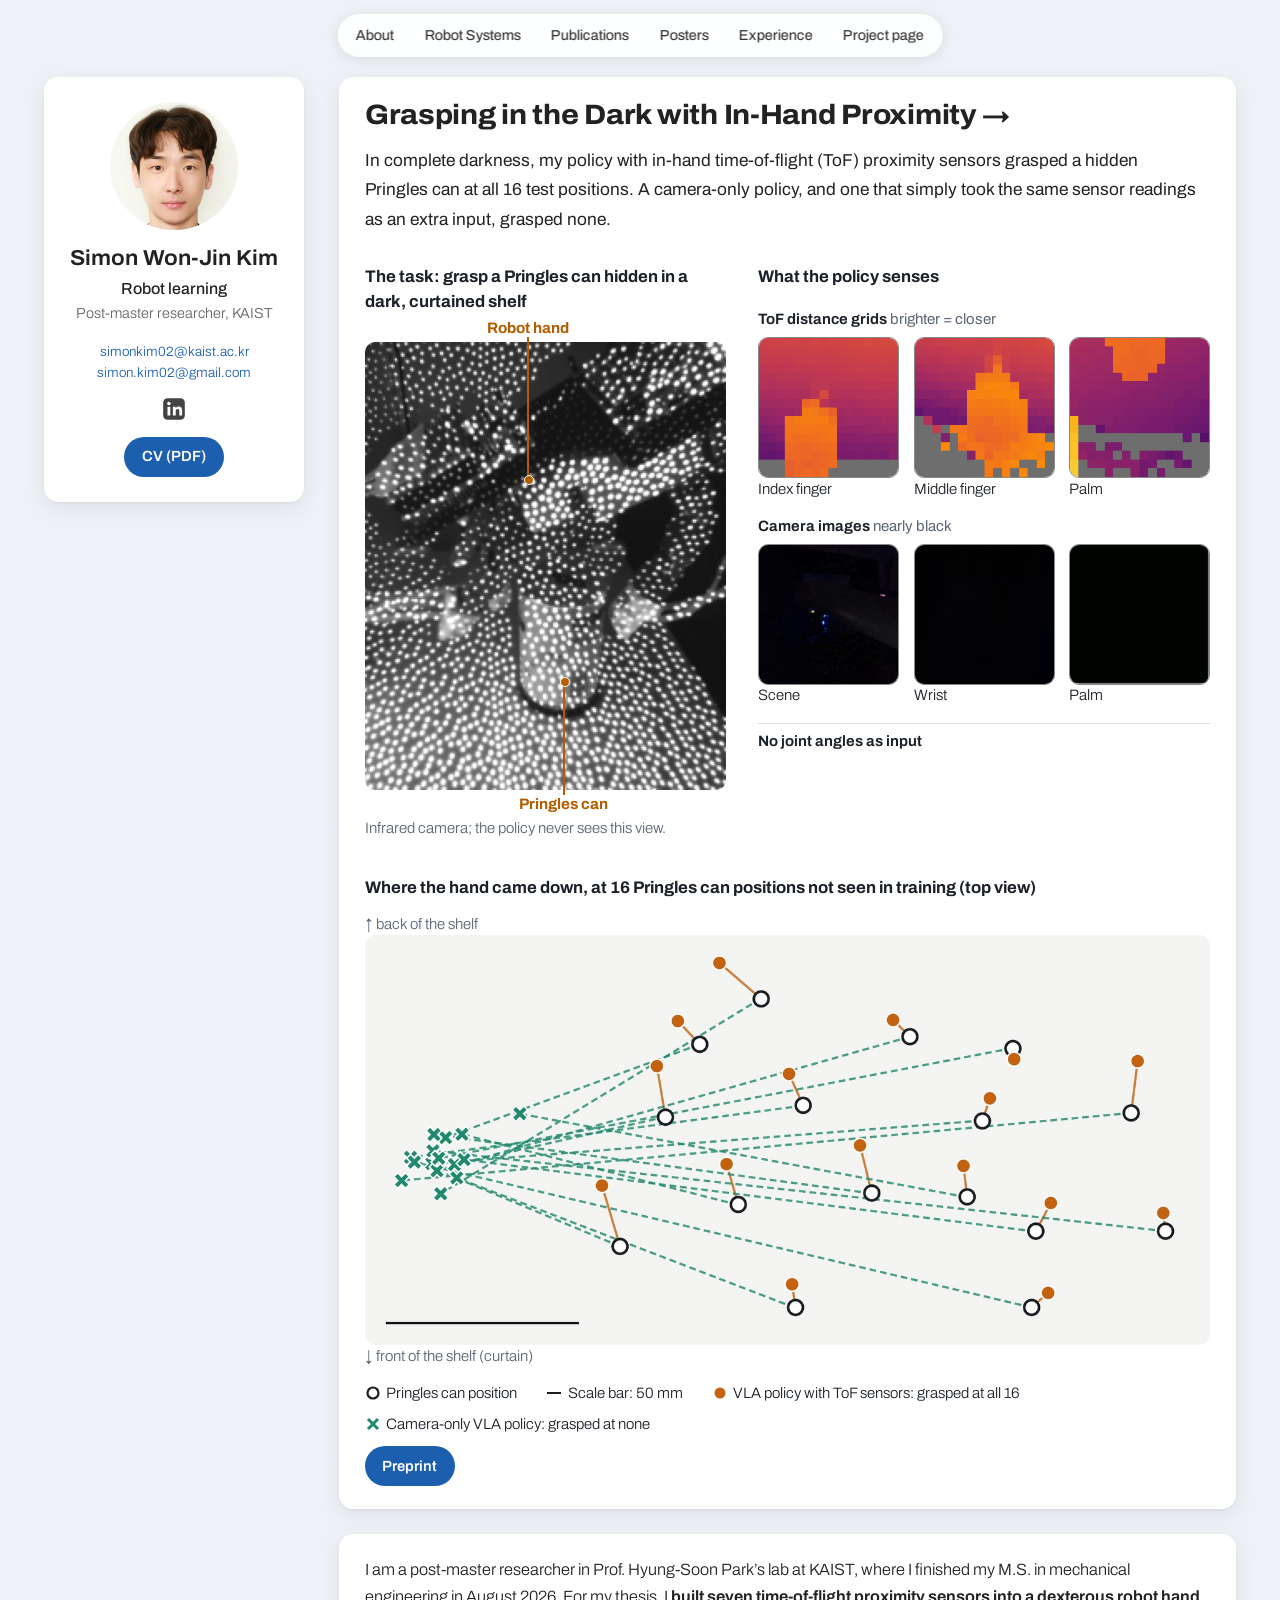
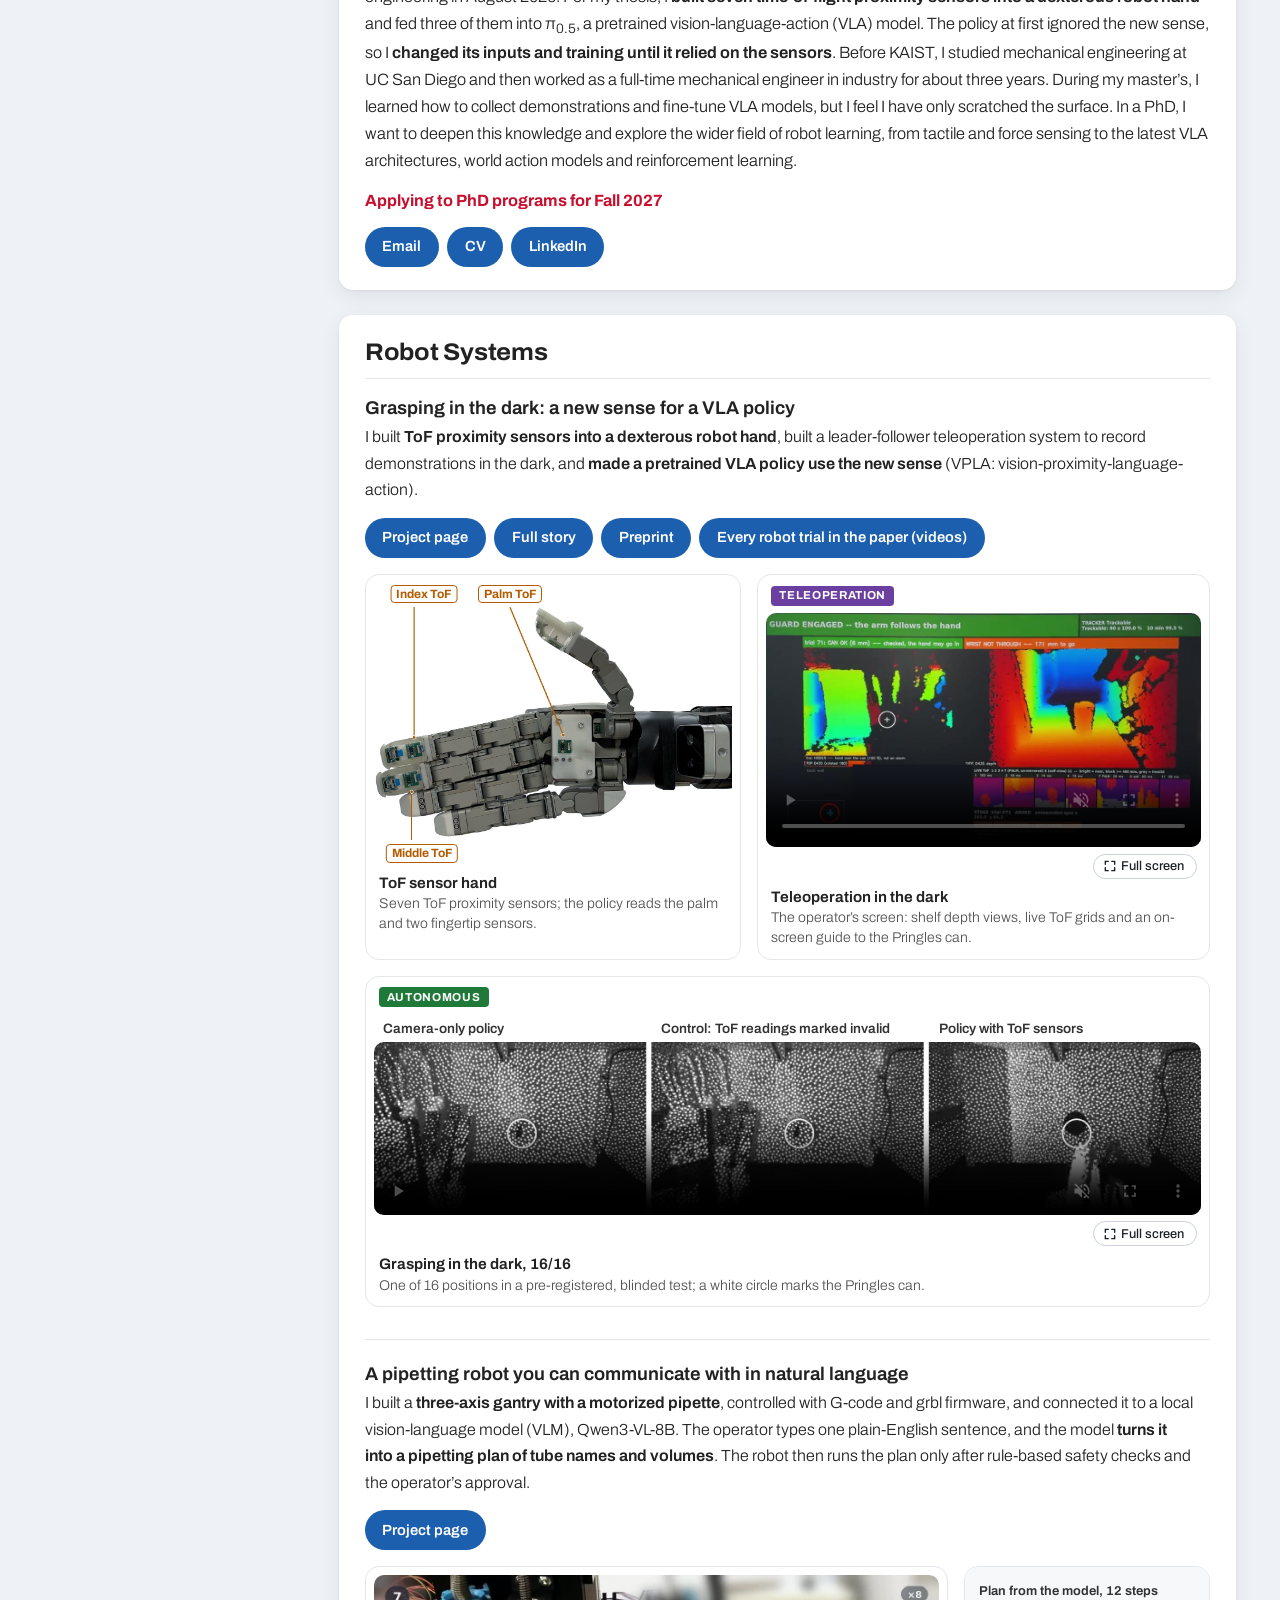
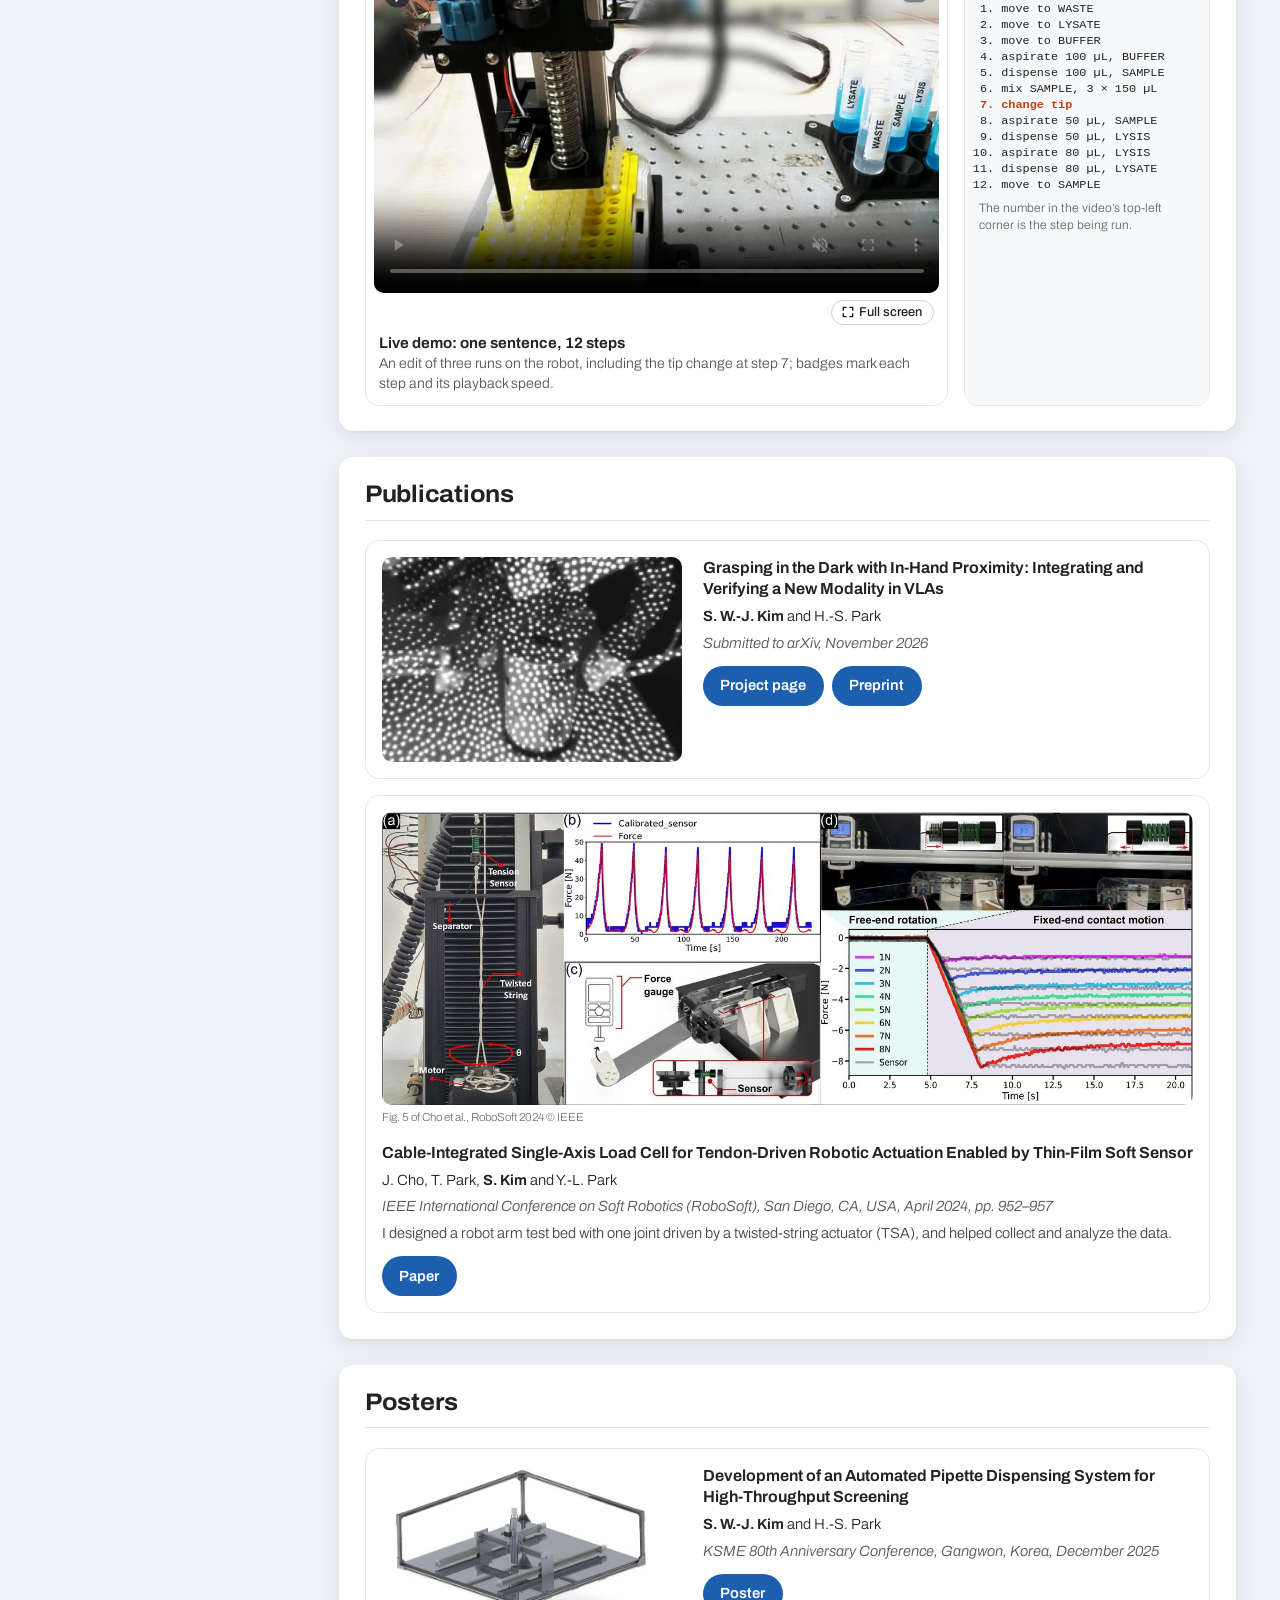
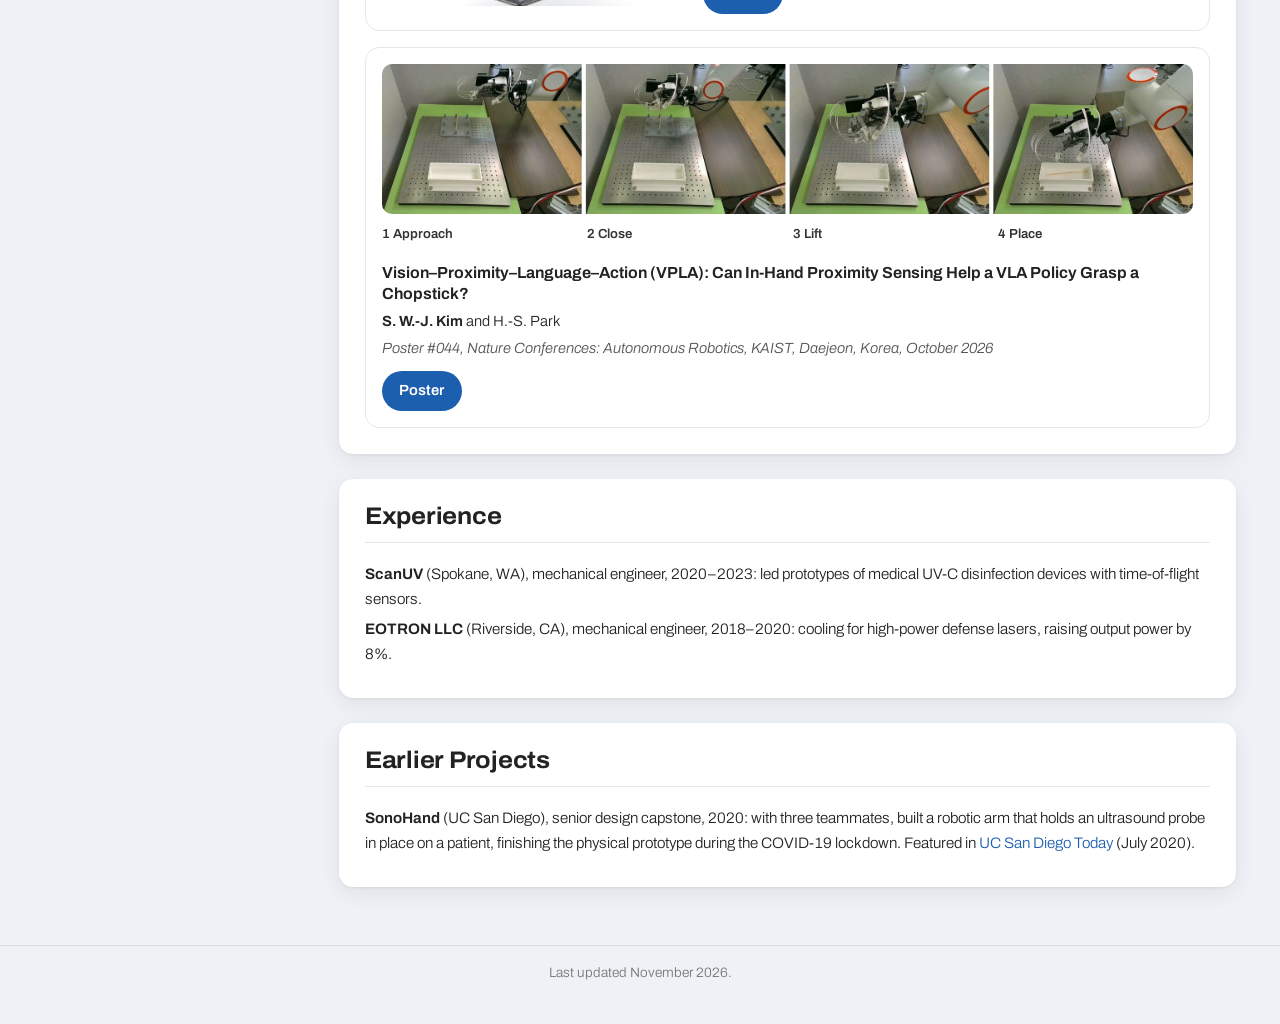
<file: index.html>
<!doctype html>
<html lang="en" data-theme="light">
<head>
<meta charset="utf-8">
<meta name="viewport" content="width=device-width, initial-scale=1">
<title>Simon Won-Jin Kim</title>
<meta name="description" content="Simon Won-Jin Kim: robot learning. Time-of-flight proximity sensors in a dexterous robot hand, built into a vision-language-action policy that grasps in complete darkness.">
<link rel="preconnect" href="https://fonts.googleapis.com">
<link rel="preconnect" href="https://fonts.gstatic.com" crossorigin>
<link href="https://fonts.googleapis.com/css2?family=Archivo:wdth,wght@100..125,300..800&display=swap" rel="stylesheet">
<link rel="stylesheet" href="assets/style.css">
<link rel="stylesheet" href="assets/home.css">
</head>
<body class="pf" id="top">

<nav class="pill-nav" aria-label="Sections">
  <a class="nav-about" href="#top">About</a>
  <a href="#systems">Robot Systems</a>
  <a href="#publications">Publications</a>
  <a href="#posters">Posters</a>
  <a href="#experience">Experience</a>
  <a href="vpla/">Project page</a>
</nav>

<div class="pf-wrap">

<aside class="side card" aria-label="Contact">
  <img class="avatar" src="media/simon-profile.jpg" width="256" height="256" alt="Portrait photo of Simon Won-Jin Kim">
  <h1>Simon Won-Jin Kim</h1>
  <p class="role">Robot learning</p>
  <p class="where">Post-master researcher, KAIST</p>
  <ul class="mails">
    <li><a href="mailto:simonkim02@kaist.ac.kr">simonkim02@kaist.ac.kr</a></li>
    <li><a href="mailto:simon.kim02@gmail.com">simon.kim02@gmail.com</a></li>
  </ul>
  <p class="icons">
    <a href="https://www.linkedin.com/in/simonwjkim" aria-label="LinkedIn" title="LinkedIn"><svg viewBox="0 0 24 24" aria-hidden="true"><rect x="2" y="2" width="20" height="20" rx="4" fill="currentColor"/><rect x="6" y="10" width="2.6" height="8" fill="#fff"/><circle cx="7.3" cy="6.9" r="1.6" fill="#fff"/><path d="M11 10h2.5v1.3c.5-.9 1.6-1.5 2.9-1.5 2.1 0 3.1 1.3 3.1 3.6V18h-2.6v-4.2c0-1.1-.4-1.8-1.4-1.8s-1.9.8-1.9 2V18H11z" fill="#fff"/></svg></a>
  </p>
  <p class="side-cv"><a class="pill" href="files/Simon_Kim_CV_v6.pdf">CV (PDF)</a></p>
</aside>

<main class="pf-main">

<section class="pf-hero card" aria-labelledby="hero-title">
  <a class="hero-link" href="vpla/">
    <h2 id="hero-title">Grasping in the Dark with In-Hand Proximity <span aria-hidden="true">&rarr;</span></h2>
    <p class="hero-result">In complete darkness, my policy with in-hand time-of-flight (ToF) proximity sensors grasped a hidden Pringles can at all 16 test positions. A camera-only policy, and one that simply took the same sensor readings as an extra input, grasped none.</p>
    <figure class="f1" role="group" aria-label="The policy in complete darkness: what it senses, and where the hand came down at 16 test positions">
      <div class="f1-p f1-ir">
        <p class="f1-h">The task: grasp a Pringles can hidden in a dark, curtained shelf</p>
        <div class="f1-photo">
          <img src="media/vpla/hero-ir.jpg" width="620" height="768" alt="Infrared side view of the robot hand closing around a Pringles can on a dark shelf.">
          <i class="f1-lead to-bottom" style="left:45%;top:0;height:32%"></i><span class="f1-lab up" style="left:45%">Robot hand</span>
          <i class="f1-lead to-top" style="left:55%;top:76%;bottom:0"></i><span class="f1-lab down" style="left:55%">Pringles can</span>
        </div>
        <p class="f1-note">Infrared camera; the policy never sees this view.</p>
      </div>
      <div class="f1-p f1-in">
        <p class="f1-h">What the policy senses</p>
        <div class="f1-tiles">
          <p class="f1-row">ToF distance grids <span>brighter = closer</span></p>
          <figure><img src="media/vpla/hero-tof-index.png" width="200" height="200" alt="Index-fingertip distance grid: a bright shape where the Pringles can is."><figcaption>Index finger</figcaption></figure>
          <figure><img src="media/vpla/hero-tof-middle.png" width="200" height="200" alt="Middle-fingertip distance grid: a bright shape where the Pringles can is."><figcaption>Middle finger</figcaption></figure>
          <figure><img src="media/vpla/hero-tof-palm.png" width="200" height="200" alt="Palm distance grid: a bright shape where the Pringles can is."><figcaption>Palm</figcaption></figure>
          <p class="f1-row">Camera images <span>nearly black</span></p>
          <figure><img src="media/vpla/hero-cam-scene.png" width="200" height="200" alt="Scene camera image: almost black."><figcaption>Scene</figcaption></figure>
          <figure><img src="media/vpla/hero-cam-wrist.png" width="200" height="200" alt="Wrist camera image: black."><figcaption>Wrist</figcaption></figure>
          <figure><img src="media/vpla/hero-cam-palm.png" width="200" height="200" alt="Palm camera image: black."><figcaption>Palm</figcaption></figure>
          <p class="f1-row f1-nojoint">No joint angles as input</p>
        </div>
      </div>
      <div class="f1-p f1-map">
        <p class="f1-h">Where the hand came down, at 16 Pringles can positions not seen in training (top view)</p>
        <p class="f1-side">&uarr; back of the shelf</p>
        <div class="f1-plot">
          <img src="media/vpla/hero-map.jpg" width="1400" height="679" alt="Top-view map of 16 Pringles can positions. Each orange dot, where the hand of the policy with ToF sensors came down, sits right beside its Pringles can. Every green cross, where the camera-only policy's hand came down, is in one cluster near the left wall, far from most Pringles can positions.">
        </div>
        <p class="f1-side">&darr; front of the shelf (curtain)</p>
        <ul class="f1-key">
          <li><svg viewBox="0 0 16 16" aria-hidden="true"><circle cx="8" cy="8" r="5.5" fill="#fff" stroke="#1d1d1f" stroke-width="2.2"/></svg>Pringles can position</li>
          <li><svg viewBox="0 0 16 16" aria-hidden="true"><path d="M1 8h14" stroke="#1d1d1f" stroke-width="2"/></svg>Scale bar: 50 mm</li>
          <li><svg viewBox="0 0 16 16" aria-hidden="true"><circle cx="8" cy="8" r="5.5" fill="#c4620f"/></svg>VLA policy with ToF sensors: grasped at all 16</li>
          <li><svg viewBox="0 0 16 16" aria-hidden="true"><path d="M3 3l10 10M13 3L3 13" stroke="#1f8a6e" stroke-width="3"/></svg>Camera-only VLA policy: grasped at none</li>
        </ul>
      </div>
    </figure>
  </a>
  <p class="plinks btns"><a class="btn" href="https://drive.google.com/file/d/13iM1GC16_O8QYmKsmqRwrK4ksybVNLFT/view">Preprint</a></p>
</section>

<section class="bio card" aria-label="About me">
  <p>I am a post-master researcher in Prof. Hyung-Soon Park&rsquo;s lab at KAIST, where I finished my M.S. in mechanical engineering in August 2026. For my thesis, I <b>built seven time-of-flight proximity sensors into a dexterous robot hand</b> and fed three of them into &pi;<sub>0.5</sub>, a pretrained vision-language-action (VLA) model. The policy at first ignored the new sense, so I <b>changed its inputs and training until it relied on the sensors</b>. Before KAIST, I studied mechanical engineering at UC San Diego and then worked as a full-time mechanical engineer in industry for about three years. During my master&rsquo;s, I learned how to collect demonstrations and fine-tune VLA models, but I feel I have only scratched the surface. In a PhD, I want to deepen this knowledge and explore the wider field of robot learning, from tactile and force sensing to the latest VLA architectures, world action models and reinforcement learning.</p>
  <p class="red">Applying to PhD programs for Fall 2027</p>
  <p class="pills">
    <a class="pill" href="mailto:simonkim02@kaist.ac.kr">Email</a>
    <a class="pill" href="files/Simon_Kim_CV_v6.pdf">CV</a>
    <a class="pill" href="https://www.linkedin.com/in/simonwjkim">LinkedIn</a>
    <!-- arXiv pill goes here once the preprint has its ID -->
  </p>
</section>

<section id="systems" aria-labelledby="systems-h">
  <h2 id="systems-h" class="sec">Robot Systems</h2>

  <article class="system">
    <h3>Grasping in the dark: a new sense for a VLA policy</h3>
    <p>I built <b>ToF proximity sensors into a dexterous robot hand</b>, built a leader-follower teleoperation system to record demonstrations in the dark, and <b>made a pretrained VLA policy use the new sense</b> (VPLA: vision-proximity-language-action).</p>
    <p class="btns"><a class="btn" href="vpla/">Project page</a><a class="btn" href="vpla/story.html">Full story</a><a class="btn" href="https://drive.google.com/file/d/13iM1GC16_O8QYmKsmqRwrK4ksybVNLFT/view">Preprint</a><a class="btn" href="vpla/trials/">Every robot trial in the paper (videos)</a></p>
    <div class="cards">
      <figure class="card mcard" style="--ar:1.54"><div class="tagged edge"><span class="hlab up" style="left:11.1%;transform:translateX(-35%)">Index ToF</span><span class="hlab up" style="left:37.9%">Palm ToF</span><img src="media/vpla/hand-tof-v20.jpg" width="1240" height="805" loading="lazy" alt="The robot hand seen from the palm side, with ToF sensor boards in the index and middle fingertips and in the palm; lines mark the three sensors the policy uses."><span class="hlab down" style="left:10.5%;transform:translateX(-35%)">Middle ToF</span></div><figcaption><b>ToF sensor hand</b> Seven ToF proximity sensors; the policy reads the palm and two fingertip sensors.</figcaption></figure>
      <figure class="card mcard" style="--ar:1.853"><p class="plab"><span class="tag tele">Teleoperation</span></p><video class="tele" autoplay controls muted loop playsinline preload="metadata" poster="media/vpla/operator-screen-v16.jpg" width="960" height="518" aria-label="The operator's screen during teleoperation: status bars, depth views of the shelf from above and from the side as the hand reaches in, seven live ToF distance grids from the hand, and at the bottom left an on-screen guide that shows the hand's position against the Pringles can's spot."><source src="media/vpla/operator-screen-v16.mp4" type="video/mp4"></video><figcaption><b>Teleoperation in the dark</b> The operator&rsquo;s screen: shelf depth views, live ToF grids and an on-screen guide to the Pringles can.</figcaption></figure>
      <figure class="card mcard" style="--ar:4.782"><p class="plab"><span class="tag auto">Autonomous</span></p><p class="vlabs three" aria-hidden="true"><span>Camera-only policy</span><span>Control: ToF readings marked invalid</span><span>Policy with ToF sensors</span></p><video class="auto" autoplay controls muted loop playsinline preload="metadata" poster="media/vpla/position3-trio-v22.jpg" width="966" height="202" aria-label="Three top-down infrared clips of the same Pringles can position in the dark shelf. Left: the camera-only policy's hand comes down near the left wall and misses the Pringles can. Middle: the control, whose ToF readings are all marked invalid, also comes down near the left wall and misses. Right: the hand of the policy with ToF sensors comes down on the Pringles can and pulls it out."><source src="media/vpla/position3-trio-v22.mp4" type="video/mp4"></video><figcaption><b>Grasping in the dark, 16/16</b> One of 16 positions in a pre-registered, blinded test; a white circle marks the Pringles can.</figcaption></figure>
    </div>
  </article>

  <article class="system">
    <h3>A pipetting robot you can communicate with in natural language</h3>
    <p>I built a <b>three-axis gantry with a motorized pipette</b>, controlled with G-code and grbl firmware, and connected it to a local vision-language model (VLM), Qwen3-VL-8B. The operator types one plain-English sentence, and the model <b>turns it into a pipetting plan of tube names and volumes</b>. The robot then runs the plan only after rule-based safety checks and the operator&rsquo;s approval.</p>
    <p class="btns"><a class="btn" href="pipette/">Project page</a></p>
    <div class="cards">
      <figure class="card mcard" style="--ar:1.778"><video autoplay controls muted loop playsinline preload="metadata" poster="media/pipette/demo-12step-v26.jpg" width="1280" height="720" aria-label="The gantry carries the pipette between five labelled tubes, aspirating, dispensing and mixing; at step 7 it ejects the used tip and picks a fresh one from the yellow tip rack."><source src="media/pipette/demo-12step-v26.mp4" type="video/mp4"></video><figcaption><b>Live demo: one sentence, 12 steps</b> An edit of three runs on the robot, including the tip change at step 7; badges mark each step and its playback speed.</figcaption></figure>
      <figure class="card tcard" style="--ar:.75"><div class="plan" role="img" aria-label="The 12-step plan the model wrote from one typed sentence; the number in the top-left corner of the video is the step being run."><p class="plan-h">Plan from the model, 12 steps</p><ol class="plan-steps"><li>move to WASTE</li><li>move to LYSATE</li><li>move to BUFFER</li><li>aspirate 100 &micro;L, BUFFER</li><li>dispense 100 &micro;L, SAMPLE</li><li>mix SAMPLE, 3 &times; 150 &micro;L</li><li class="hl">change tip</li><li>aspirate 50 &micro;L, SAMPLE</li><li>dispense 50 &micro;L, LYSIS</li><li>aspirate 80 &micro;L, LYSIS</li><li>dispense 80 &micro;L, LYSATE</li><li>move to SAMPLE</li></ol><p class="plan-note">The number in the video&rsquo;s top-left corner is the step being run.</p></div></figure>
    </div>
  </article>
</section>

<section id="publications" aria-labelledby="pubs-h">
  <h2 id="pubs-h" class="sec">Publications</h2>
  <article class="card pub">
    <a class="thumb" href="vpla/"><img src="media/vpla/dark-grasp-ir-thumb.jpg" width="600" height="410" loading="lazy" alt="Infrared side view in complete darkness: the robot hand closing around a Pringles can."></a>
    <div>
      <h3>Grasping in the Dark with In-Hand Proximity: Integrating and Verifying a New Modality in VLAs</h3>
      <p class="authors"><b>S. W.-J. Kim</b> and H.-S. Park</p>
      <p class="venue">Submitted to arXiv, November 2026</p>
      <p class="plinks btns"><a class="btn" href="vpla/">Project page</a><a class="btn" href="https://drive.google.com/file/d/13iM1GC16_O8QYmKsmqRwrK4ksybVNLFT/view">Preprint</a></p>
    </div>
  </article>
  <article class="card pub pub-strip">
    <figure class="thumb wide"><a href="media/robosoft2024-fig5.jpg"><img src="media/robosoft2024-fig5.jpg" width="1400" height="505" loading="lazy" alt="Four-part figure: the load-cell test setup; the sensor's force against a force gauge over repeated loads; a robot arm test bed with one joint driven by a twisted-string actuator; and force-control results over time."></a><figcaption>Fig. 5 of Cho et al., RoboSoft 2024 &copy; IEEE</figcaption></figure>
    <div>
      <h3>Cable-Integrated Single-Axis Load Cell for Tendon-Driven Robotic Actuation Enabled by Thin-Film Soft Sensor</h3>
      <p class="authors">J. Cho, T. Park, <b>S. Kim</b> and Y.-L. Park</p>
      <p class="venue">IEEE International Conference on Soft Robotics (RoboSoft), San Diego, CA, USA, April 2024, pp. 952&ndash;957</p>
      <p class="mypart">I designed a robot arm test bed with one joint driven by a twisted-string actuator (TSA), and helped collect and analyze the data.</p>
      <p class="plinks btns"><a class="btn" href="https://doi.org/10.1109/RoboSoft60065.2024.10521984">Paper</a></p>
    </div>
  </article>
</section>

<section id="posters" aria-labelledby="posters-h">
  <h2 id="posters-h" class="sec">Posters</h2>
  <article class="card pub">
    <a class="thumb" href="https://drive.google.com/file/d/1rO6EysTOBVu7ao9ztd8WSnZNjhN2_ci6/view"><img src="media/posters/ksme2025-cad.jpg" width="683" height="322" loading="lazy" alt="3D CAD render of the pipetting platform: a three-axis gantry with the pipette on its vertical axis, inside an aluminium frame."></a>
    <div>
      <h3>Development of an Automated Pipette Dispensing System for High-Throughput Screening</h3>
      <p class="authors"><b>S. W.-J. Kim</b> and H.-S. Park</p>
      <p class="venue">KSME 80th Anniversary Conference, Gangwon, Korea, December 2025</p>
      <p class="plinks btns"><a class="btn" href="https://drive.google.com/file/d/1rO6EysTOBVu7ao9ztd8WSnZNjhN2_ci6/view">Poster</a></p>
    </div>
  </article>
  <article class="card pub pub-strip">
    <a class="thumb" href="https://drive.google.com/file/d/1rZG7y4COdKQZkh20rZgphWdGvb0q5Zcz/view"><img src="media/posters/poster044-strip-v17.jpg" width="1950" height="360" loading="lazy" alt="Main figure of poster #044: four photos of the robot hand running on its own as it approaches a chopstick standing in a socket, closes on it, lifts it and places it in a white container."></a>
    <p class="steps" aria-hidden="true"><span>1 Approach</span><span>2 Close</span><span>3 Lift</span><span>4 Place</span></p>
    <div>
      <h3>Vision&ndash;Proximity&ndash;Language&ndash;Action (VPLA): Can In-Hand Proximity Sensing Help a VLA Policy Grasp a Chopstick?</h3>
      <p class="authors"><b>S. W.-J. Kim</b> and H.-S. Park</p>
      <p class="venue">Poster #044, Nature Conferences: Autonomous Robotics, KAIST, Daejeon, Korea, October 2026</p>
      <p class="plinks btns"><a class="btn" href="https://drive.google.com/file/d/1rZG7y4COdKQZkh20rZgphWdGvb0q5Zcz/view">Poster</a></p>
    </div>
  </article>
</section>

<section id="experience" aria-labelledby="exp-h">
  <h2 id="exp-h" class="sec">Experience</h2>
  <ul class="card exp">
    <li><b>ScanUV</b> (Spokane, WA), mechanical engineer, 2020&ndash;2023: led prototypes of medical UV-C disinfection devices with time-of-flight sensors.</li>
    <li><b>EOTRON LLC</b> (Riverside, CA), mechanical engineer, 2018&ndash;2020: cooling for high-power defense lasers, raising output power by 8%.</li>
  </ul>
</section>

<section id="projects" aria-labelledby="proj-h">
  <h2 id="proj-h" class="sec">Earlier Projects</h2>
  <ul class="card exp">
    <li><b>SonoHand</b> (UC San Diego), senior design capstone, 2020: with three teammates, built a robotic arm that holds an ultrasound probe in place on a patient, finishing the physical prototype during the COVID-19 lockdown. Featured in <a href="https://today.ucsd.edu/story/creating-an-engineering-senior-design-project.at-home">UC San Diego Today</a> (July 2020).</li>
  </ul>
</section>

</main>
</div>

<footer class="pf-foot">Last updated November 2026.</footer>
<script>if (matchMedia('(prefers-reduced-motion: reduce)').matches) document.querySelectorAll('video[autoplay]').forEach(v => { v.removeAttribute('autoplay'); v.pause(); v.controls = true; });</script>
<script>/* v22b: open at the top (or at the #anchor), also inside a viewer that keeps the previous page's scroll offset */ if (!location.hash && performance.getEntriesByType('navigation')[0]?.type === 'navigate') { const top = () => { scrollTo(0, 0); document.body.scrollIntoView({ block: 'start' }); }; top(); addEventListener('load', top, { once: true }); }</script>
<script src="assets/fs.js"></script>
</body>
</html>
</file>
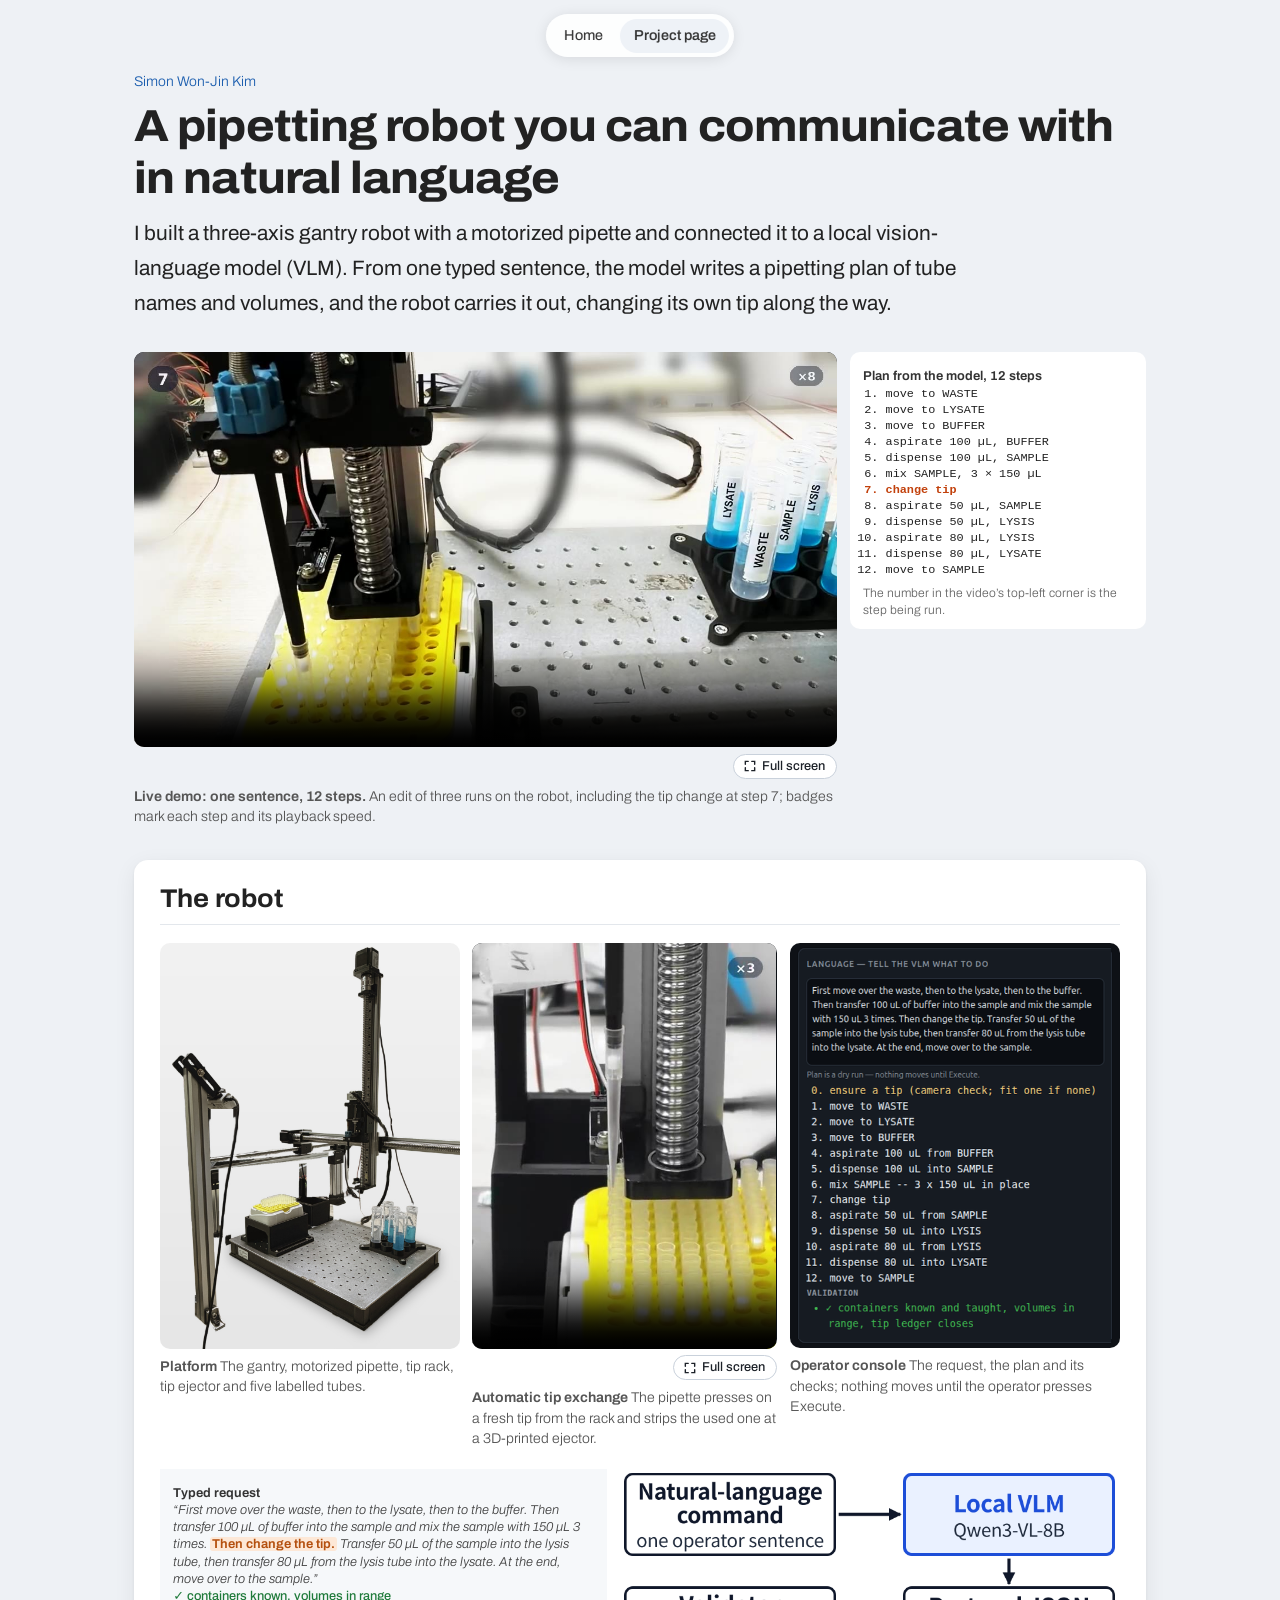
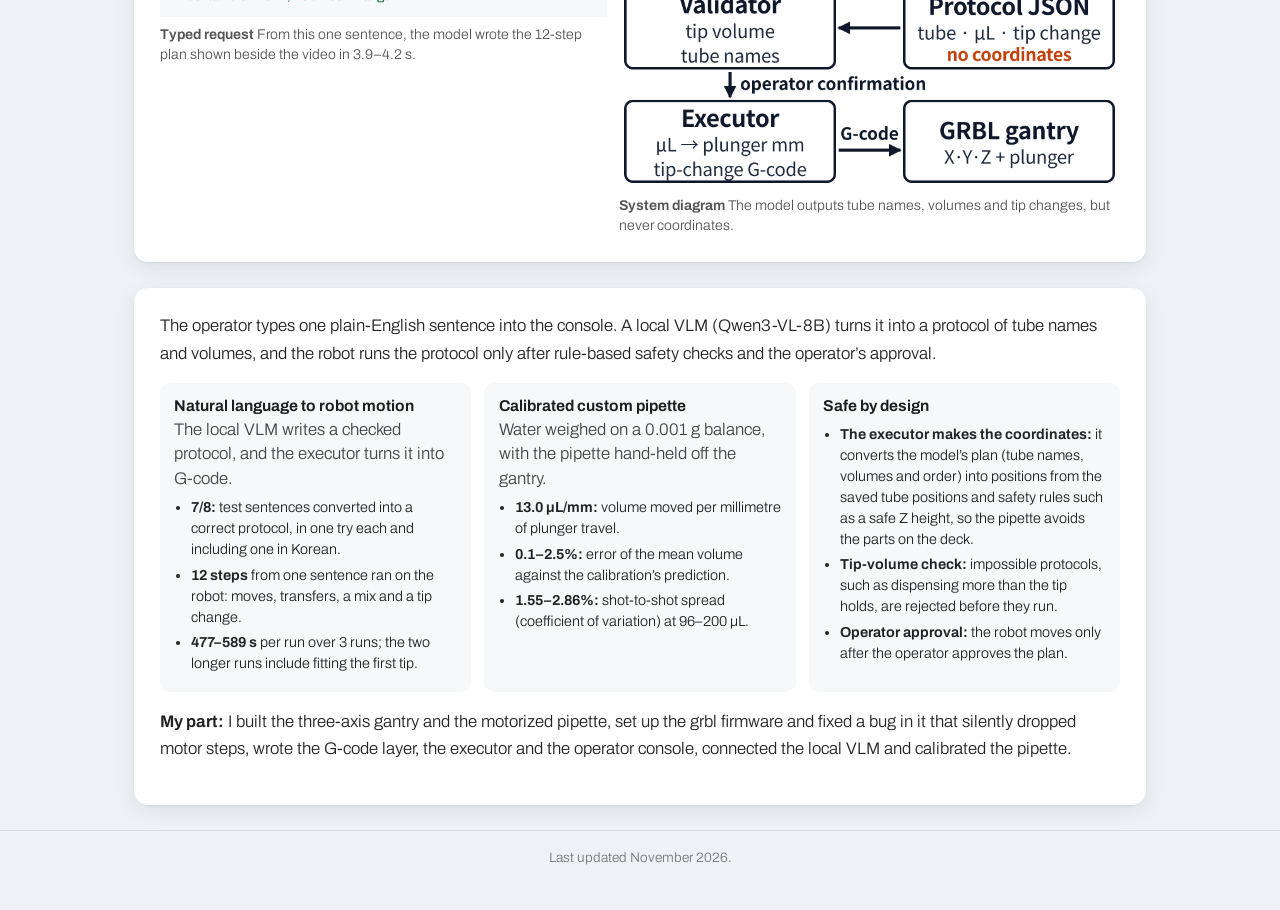
<file: pipette/index.html>
<!doctype html>
<html lang="en" data-theme="light">
<head>
<meta charset="utf-8">
<meta name="viewport" content="width=device-width, initial-scale=1">
<title>A pipetting robot you can communicate with in natural language</title>
<meta name="description" content="Simon Won-Jin Kim: a three-axis gantry robot with a motorized pipette that turns one typed sentence into a checked pipetting protocol, using a local vision-language model.">
<link rel="preconnect" href="https://fonts.googleapis.com">
<link rel="preconnect" href="https://fonts.gstatic.com" crossorigin>
<link href="https://fonts.googleapis.com/css2?family=Archivo:ital,wdth,wght@0,100..125,300..800;1,100..125,300..800&display=swap" rel="stylesheet">
<link rel="stylesheet" href="../assets/style.css">
<link rel="stylesheet" href="../assets/home.css">
</head>
<body class="pf proj">
<nav class="pill-nav" aria-label="Pages">
  <a href="../">Home</a>
  <a href="./" aria-current="page">Project page</a>
</nav>

<header class="vhero">
  <div class="wrap">
    <p class="meta crumb"><a href="../">Simon Won-Jin Kim</a></p>
    <h1>A pipetting robot you can communicate with in natural language</h1>
    <p class="lede">I built a three-axis gantry robot with a motorized pipette and connected it to a local vision-language model (VLM). From one typed sentence, the model writes a pipetting plan of tube names and volumes, and the robot carries it out, changing its own tip along the way.</p>
    <div class="built">
      <figure style="flex-grow:1.778"><video autoplay controls muted loop playsinline preload="metadata" poster="../media/pipette/demo-12step-v26.jpg" width="1280" height="720" aria-label="The gantry carries the pipette between five labelled tubes, aspirating, dispensing and mixing; at step 7 it ejects the used tip and picks a fresh one from the yellow tip rack."><source src="../media/pipette/demo-12step-v26.mp4" type="video/mp4"></video><figcaption><b>Live demo: one sentence, 12 steps.</b> An edit of three runs on the robot, including the tip change at step 7; badges mark each step and its playback speed.</figcaption></figure>
      <figure style="flex-grow:.75"><div class="plan plain" role="img" aria-label="The 12-step plan the model wrote from one typed sentence; the number in the top-left corner of the video is the step being run."><p class="plan-h">Plan from the model, 12 steps</p><ol class="plan-steps"><li>move to WASTE</li><li>move to LYSATE</li><li>move to BUFFER</li><li>aspirate 100 &micro;L, BUFFER</li><li>dispense 100 &micro;L, SAMPLE</li><li>mix SAMPLE, 3 &times; 150 &micro;L</li><li class="hl">change tip</li><li>aspirate 50 &micro;L, SAMPLE</li><li>dispense 50 &micro;L, LYSIS</li><li>aspirate 80 &micro;L, LYSIS</li><li>dispense 80 &micro;L, LYSATE</li><li>move to SAMPLE</li></ol><p class="plan-note">The number in the video&rsquo;s top-left corner is the step being run.</p></div></figure>
    </div>
  </div>
</header>

<main class="wrap">

<section id="built">
  <h2>The robot</h2>
  <div class="built">
    <figure style="flex-grow:.739"><img src="../media/pipette/platform-v26.jpg" width="1020" height="1380" loading="lazy" alt="The pipetting platform on a grey background: the three-axis gantry with the motorized pipette, a yellow tip rack, a black tip ejector and five labelled tubes of blue liquid in a holder."><figcaption><b>Platform</b> The gantry, motorized pipette, tip rack, tip ejector and five labelled tubes.</figcaption></figure>
    <figure style="flex-grow:.75"><video autoplay controls muted loop playsinline preload="metadata" poster="../media/pipette/tip-exchange-v26.jpg" width="540" height="720" aria-label="Close-up of the pipette pressing onto a fresh tip in the yellow rack, then sliding into the slot of the black ejector, which strips the tip off."><source src="../media/pipette/tip-exchange-v26.mp4" type="video/mp4"></video><figcaption><b>Automatic tip exchange</b> The pipette presses on a fresh tip from the rack and strips the used one at a 3D-printed ejector.</figcaption></figure>
    <figure style="flex-grow:.815"><a href="../media/pipette/console-v26.png"><img src="../media/pipette/console-v26.png" width="1105" height="1355" loading="lazy" alt="The operator console's language panel: the typed sentence, the 12-step plan in a numbered list, and a green line saying the containers are known and taught, the volumes are in range and the tip ledger closes."></a><figcaption><b>Operator console</b> The request, the plan and its checks; nothing moves until the operator presses Execute.</figcaption></figure>
  </div>
  <div class="built">
    <figure style="flex-grow:1.4">
      <div class="plan" role="img" aria-label="The sentence the operator typed, with the phrase that asked for the tip change highlighted.">
        <p class="plan-h">Typed request</p>
        <p class="plan-q">&ldquo;First move over the waste, then to the lysate, then to the buffer. Then transfer 100 &micro;L of buffer into the sample and mix the sample with 150 &micro;L 3 times. <mark>Then change the tip.</mark> Transfer 50 &micro;L of the sample into the lysis tube, then transfer 80 &micro;L from the lysis tube into the lysate. At the end, move over to the sample.&rdquo;</p>
        <p class="plan-ok">&check; containers known, volumes in range</p>
      </div>
      <figcaption><b>Typed request</b> From this one sentence, the model wrote the 12-step plan shown beside the video in 3.9&ndash;4.2 s.</figcaption>
    </figure>
    <figure style="flex-grow:1.569"><a href="../media/pipette/diagram-v26.png"><img src="../media/pipette/diagram-v26.png" width="1588" height="1012" loading="lazy" alt="Block diagram: a natural-language command (one operator sentence) goes to the local VLM, Qwen3-VL-8B, which writes a protocol JSON of tubes, microlitres and tip changes with no coordinates. A validator checks tip volume and tube names; after operator confirmation the executor converts microlitres to plunger millimetres and writes tip-change G-code, which drives the GRBL gantry's X, Y, Z and plunger axes."></a><figcaption><b>System diagram</b> The model outputs tube names, volumes and tip changes, but never coordinates.</figcaption></figure>
  </div>
</section>

<section id="idea" class="measure">
  <p>The operator types one plain-English sentence into the console. A local VLM (Qwen3-VL-8B) turns it into a protocol of tube names and volumes, and the robot runs the protocol only after rule-based safety checks and the operator&rsquo;s approval.</p>
  <div class="pfacts">
    <div>
      <p class="pf-lead"><b>Natural language to robot motion</b> The local VLM writes a checked protocol, and the executor turns it into G-code.</p>
      <ul>
        <li><b>7/8:</b> test sentences converted into a correct protocol, in one try each and including one in Korean.</li>
        <li><b>12 steps</b> from one sentence ran on the robot: moves, transfers, a mix and a tip change.</li>
        <li><b>477&ndash;589 s</b> per run over 3 runs; the two longer runs include fitting the first tip.</li>
      </ul>
    </div>
    <div>
      <p class="pf-lead"><b>Calibrated custom pipette</b> Water weighed on a 0.001 g balance, with the pipette hand-held off the gantry.</p>
      <ul>
        <li><b>13.0 &micro;L/mm:</b> volume moved per millimetre of plunger travel.</li>
        <li><b>0.1&ndash;2.5%:</b> error of the mean volume against the calibration&rsquo;s prediction.</li>
        <li><b>1.55&ndash;2.86%:</b> shot-to-shot spread (coefficient of variation) at 96&ndash;200 &micro;L.</li>
      </ul>
    </div>
    <div>
      <p class="pf-lead"><b>Safe by design</b></p>
      <ul>
        <li><b>The executor makes the coordinates:</b> it converts the model&rsquo;s plan (tube names, volumes and order) into positions from the saved tube positions and safety rules such as a safe Z height, so the pipette avoids the parts on the deck.</li>
        <li><b>Tip-volume check:</b> impossible protocols, such as dispensing more than the tip holds, are rejected before they run.</li>
        <li><b>Operator approval:</b> the robot moves only after the operator approves the plan.</li>
      </ul>
    </div>
  </div>
  <p><b>My part:</b> I built the three-axis gantry and the motorized pipette, set up the grbl firmware and fixed a bug in it that silently dropped motor steps, wrote the G-code layer, the executor and the operator console, connected the local VLM and calibrated the pipette.</p>
</section>

</main>

<footer class="pf-foot">Last updated November 2026.</footer>
<script>if (matchMedia('(prefers-reduced-motion: reduce)').matches) document.querySelectorAll('video[autoplay]').forEach(v => { v.removeAttribute('autoplay'); v.pause(); v.controls = true; });</script>
<script>/* v22b: open at the top (or at the #anchor), also inside a viewer that keeps the previous page's scroll offset */ if (!location.hash && performance.getEntriesByType('navigation')[0]?.type === 'navigate') { const top = () => { scrollTo(0, 0); document.body.scrollIntoView({ block: 'start' }); }; top(); addEventListener('load', top, { once: true }); }</script>
<script src="../assets/fs.js"></script>
</body>
</html>
</file>
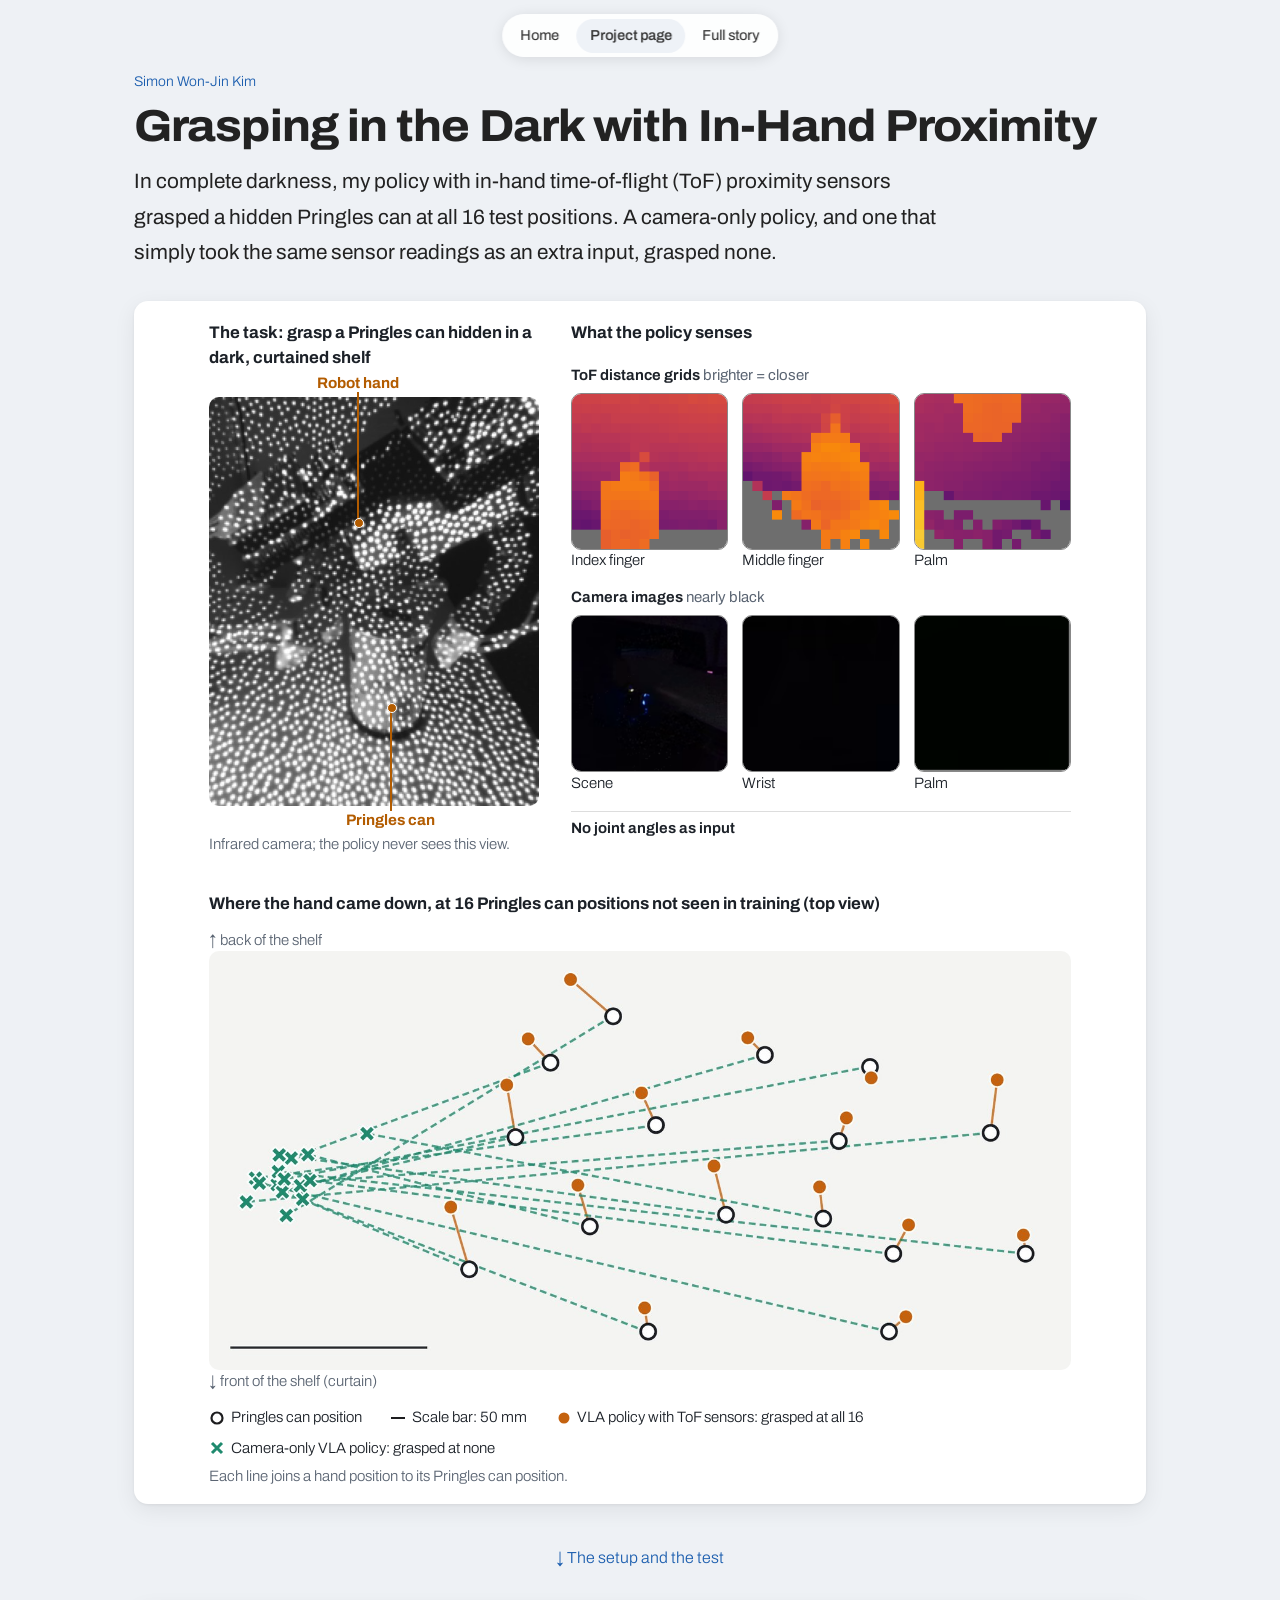
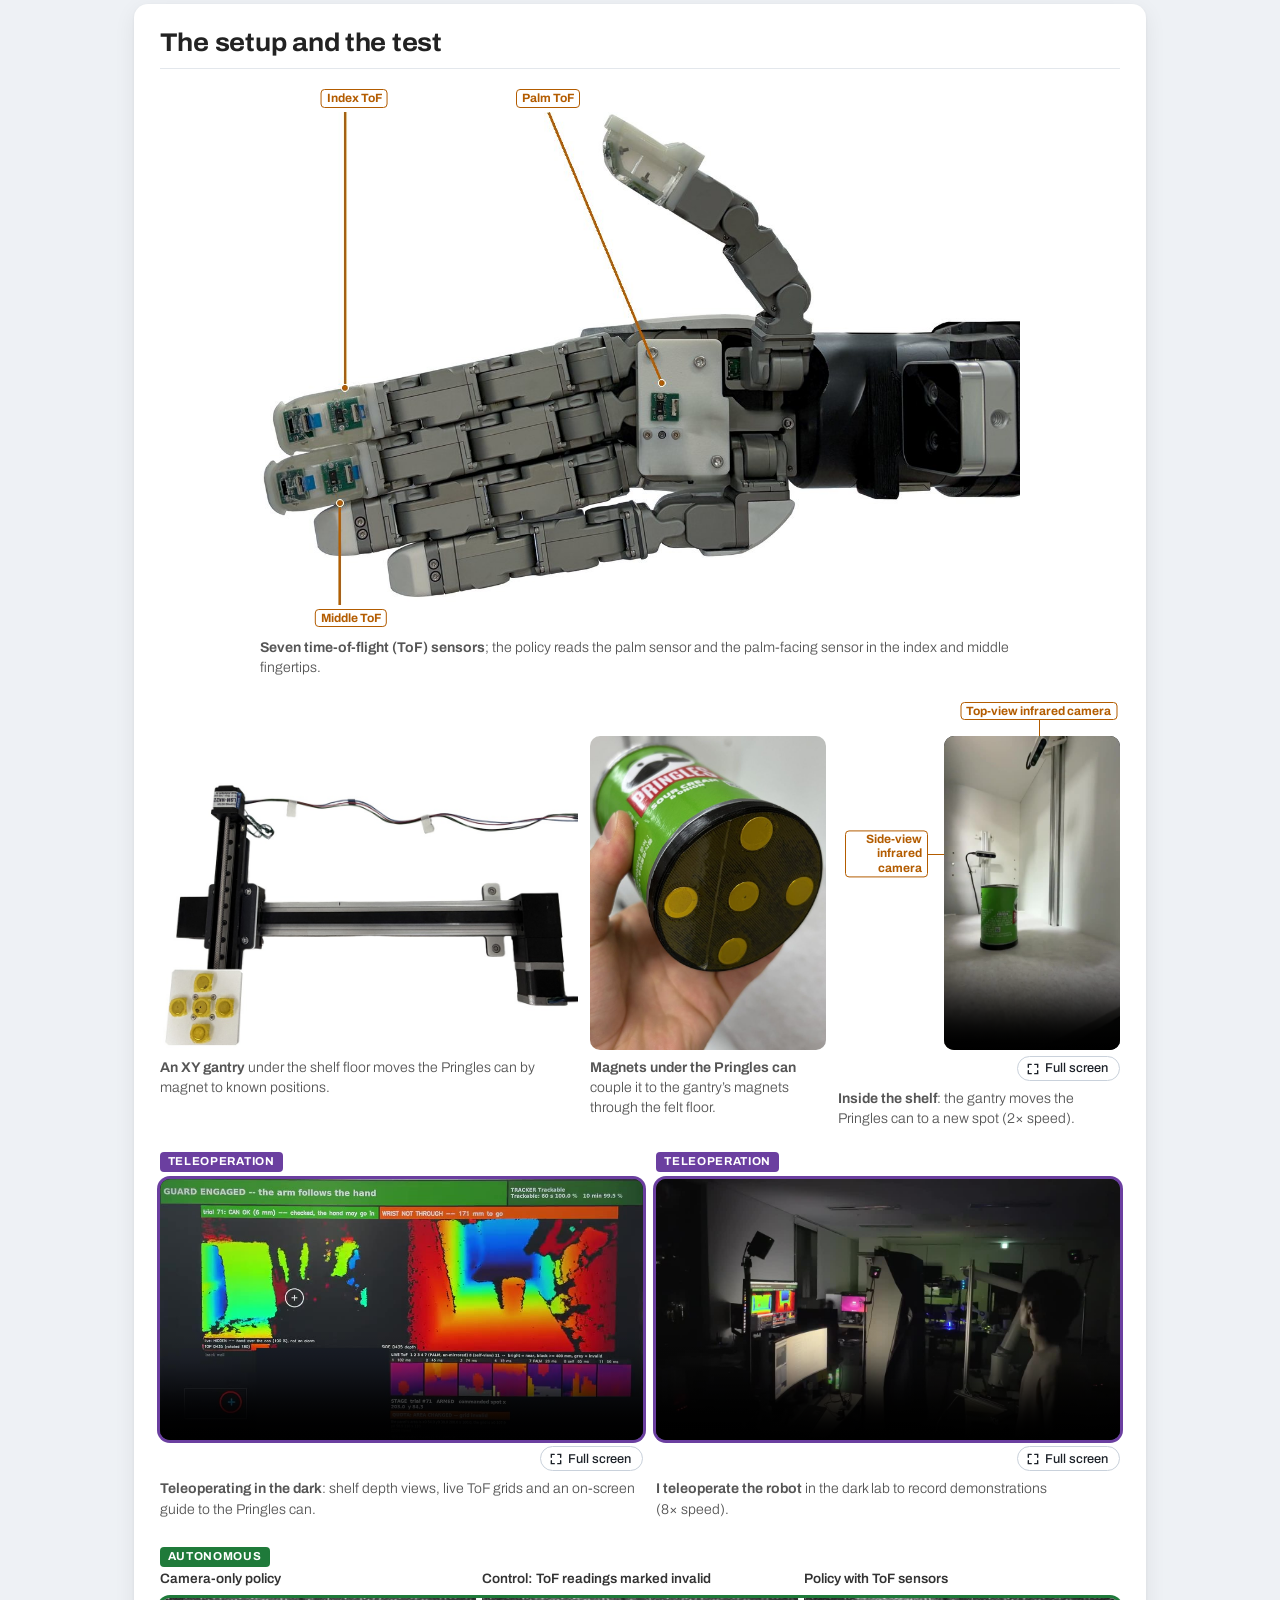
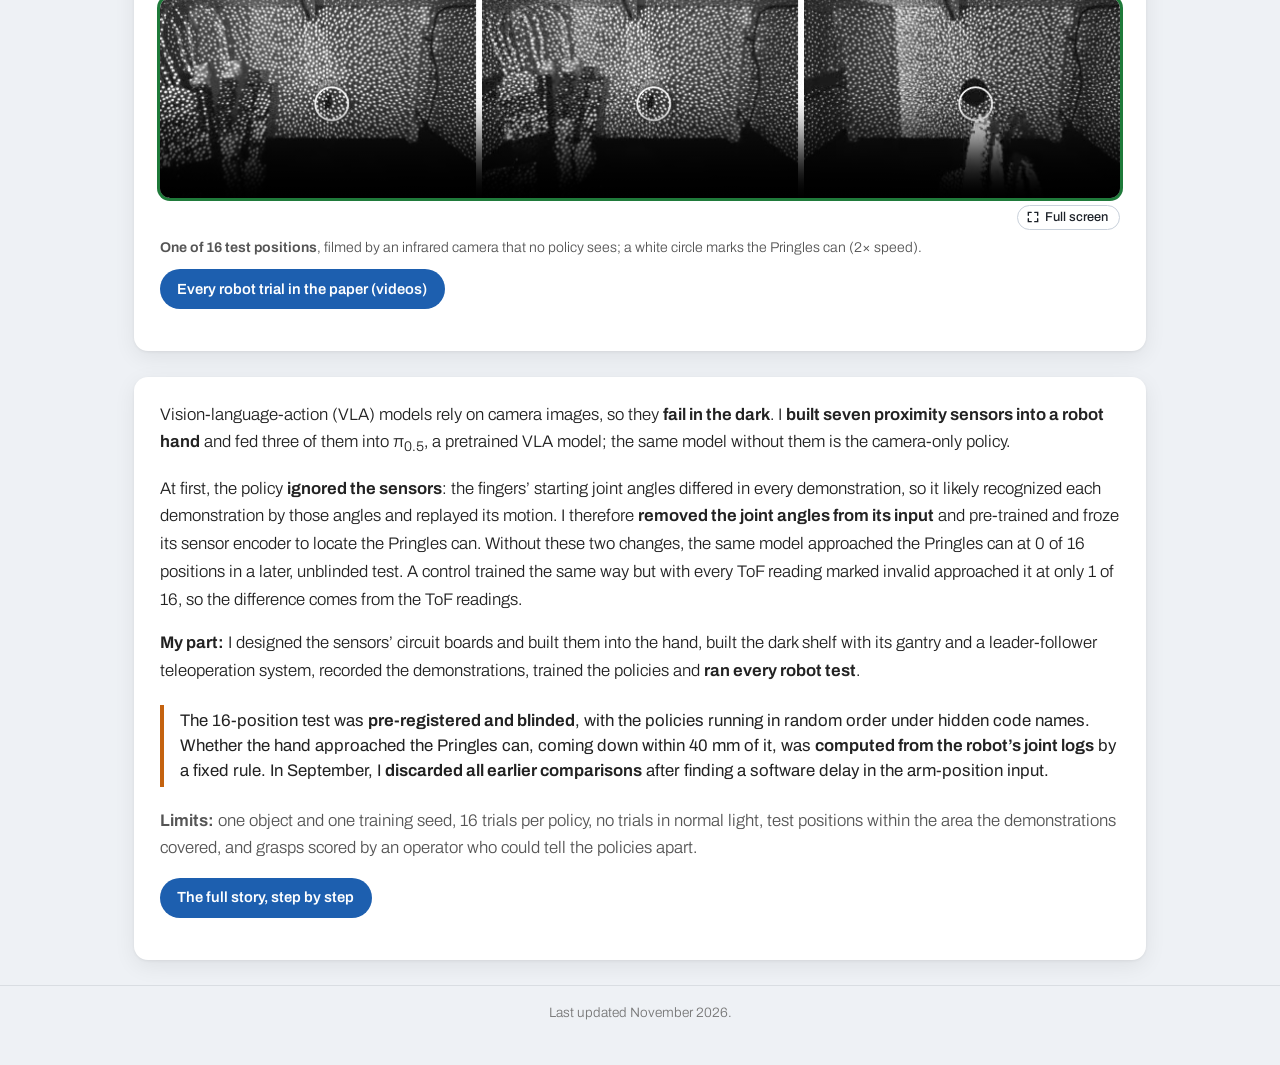
<file: vpla/index.html>
<!doctype html>
<html lang="en" data-theme="light">
<head>
<meta charset="utf-8">
<meta name="viewport" content="width=device-width, initial-scale=1">
<title>Grasping in the Dark with In-Hand Proximity</title>
<meta name="description" content="Simon Won-Jin Kim: time-of-flight proximity sensors in a dexterous robot hand let a vision-language-action policy grasp a hidden Pringles can in complete darkness.">
<link rel="preconnect" href="https://fonts.googleapis.com">
<link rel="preconnect" href="https://fonts.gstatic.com" crossorigin>
<link href="https://fonts.googleapis.com/css2?family=Archivo:ital,wdth,wght@0,100..125,300..800;1,100..125,300..800&display=swap" rel="stylesheet">
<link rel="stylesheet" href="../assets/style.css">
<link rel="stylesheet" href="../assets/home.css">
</head>
<body class="pf proj">
<nav class="pill-nav" aria-label="Pages">
  <a href="../">Home</a>
  <a href="./" aria-current="page">Project page</a>
  <a href="story.html">Full story</a>
</nav>

<header class="vhero">
  <div class="wrap">
    <p class="meta crumb"><a href="../">Simon Won-Jin Kim</a></p>
    <h1>Grasping in the Dark with In-Hand Proximity</h1>
    <p class="lede">In complete darkness, my policy with in-hand time-of-flight (ToF) proximity sensors grasped a hidden Pringles can at all 16 test positions. A camera-only policy, and one that simply took the same sensor readings as an extra input, grasped none.</p>
    <figure class="f1" role="group" aria-label="The policy in complete darkness: what it senses, and where the hand came down at 16 test positions">
      <div class="f1-p f1-ir">
        <p class="f1-h">The task: grasp a Pringles can hidden in a dark, curtained shelf</p>
        <div class="f1-photo">
          <img src="../media/vpla/hero-ir.jpg" width="620" height="768" alt="Infrared side view of the robot hand closing around a Pringles can on a dark shelf.">
          <i class="f1-lead to-bottom" style="left:45%;top:0;height:32%"></i><span class="f1-lab up" style="left:45%">Robot hand</span>
          <i class="f1-lead to-top" style="left:55%;top:76%;bottom:0"></i><span class="f1-lab down" style="left:55%">Pringles can</span>
        </div>
        <p class="f1-note">Infrared camera; the policy never sees this view.</p>
      </div>
      <div class="f1-p f1-in">
        <p class="f1-h">What the policy senses</p>
        <div class="f1-tiles">
          <p class="f1-row">ToF distance grids <span>brighter = closer</span></p>
          <figure><img src="../media/vpla/hero-tof-index.png" width="200" height="200" alt="Index-fingertip distance grid: a bright shape where the Pringles can is."><figcaption>Index finger</figcaption></figure>
          <figure><img src="../media/vpla/hero-tof-middle.png" width="200" height="200" alt="Middle-fingertip distance grid: a bright shape where the Pringles can is."><figcaption>Middle finger</figcaption></figure>
          <figure><img src="../media/vpla/hero-tof-palm.png" width="200" height="200" alt="Palm distance grid: a bright shape where the Pringles can is."><figcaption>Palm</figcaption></figure>
          <p class="f1-row">Camera images <span>nearly black</span></p>
          <figure><img src="../media/vpla/hero-cam-scene.png" width="200" height="200" alt="Scene camera image: almost black."><figcaption>Scene</figcaption></figure>
          <figure><img src="../media/vpla/hero-cam-wrist.png" width="200" height="200" alt="Wrist camera image: black."><figcaption>Wrist</figcaption></figure>
          <figure><img src="../media/vpla/hero-cam-palm.png" width="200" height="200" alt="Palm camera image: black."><figcaption>Palm</figcaption></figure>
          <p class="f1-row f1-nojoint">No joint angles as input</p>
        </div>
      </div>
      <div class="f1-p f1-map">
        <p class="f1-h">Where the hand came down, at 16 Pringles can positions not seen in training (top view)</p>
        <p class="f1-side">&uarr; back of the shelf</p>
        <div class="f1-plot">
          <img src="../media/vpla/hero-map.jpg" width="1400" height="679" alt="Top-view map of 16 Pringles can positions. Each orange dot, where the hand of the policy with ToF sensors came down, sits right beside its Pringles can. Every green cross, where the camera-only policy's hand came down, is in one cluster near the left wall, far from most Pringles can positions.">
        </div>
        <p class="f1-side">&darr; front of the shelf (curtain)</p>
        <ul class="f1-key">
          <li><svg viewBox="0 0 16 16" aria-hidden="true"><circle cx="8" cy="8" r="5.5" fill="#fff" stroke="#1d1d1f" stroke-width="2.2"/></svg>Pringles can position</li>
          <li><svg viewBox="0 0 16 16" aria-hidden="true"><path d="M1 8h14" stroke="#1d1d1f" stroke-width="2"/></svg>Scale bar: 50 mm</li>
          <li><svg viewBox="0 0 16 16" aria-hidden="true"><circle cx="8" cy="8" r="5.5" fill="#c4620f"/></svg>VLA policy with ToF sensors: grasped at all 16</li>
          <li><svg viewBox="0 0 16 16" aria-hidden="true"><path d="M3 3l10 10M13 3L3 13" stroke="#1f8a6e" stroke-width="3"/></svg>Camera-only VLA policy: grasped at none</li>
        </ul>
        <p class="f1-note">Each line joins a hand position to its Pringles can position.</p>
      </div>
    </figure>
    <a class="f1-more" href="#built">&darr; The setup and the test</a>
  </div>
</header>

<main class="wrap">

<section id="built">
  <h2>The setup and the test</h2>
  <div class="built">
    <figure style="flex-grow:0;flex-basis:760px;margin:0 auto"><div class="tagged edge"><span class="hlab up" style="left:11.1%;transform:translateX(-35%)">Index ToF</span><span class="hlab up" style="left:37.9%">Palm ToF</span><img src="../media/vpla/hand-tof-v20.jpg" width="1240" height="805" loading="lazy" alt="The robot hand seen from the palm side, with ToF sensor boards in the index and middle fingertips and in the palm; lines mark the three sensors the policy uses."><span class="hlab down" style="left:10.5%;transform:translateX(-35%)">Middle ToF</span></div><figcaption><b>Seven time-of-flight (ToF) sensors</b>; the policy reads the palm sensor and the palm-facing sensor in the index and middle fingertips.</figcaption></figure>
  </div>
  <div class="built gantry-row">
    <figure style="flex-grow:1.333"><img src="../media/vpla/shelf-gantry-v19.jpg" width="1000" height="750" loading="lazy" alt="A two-axis stepper-motor gantry mounted under the shelf floor, with yellow magnets on its carriage."><figcaption><b>An XY gantry</b> under the shelf floor moves the Pringles can by magnet to known positions.</figcaption></figure>
    <figure style="flex-grow:0.75"><img src="../media/vpla/can-magnets.jpg" alt="The bottom of a Pringles can with five round magnets glued to it." width="750" height="1000" loading="lazy"><figcaption><b>Magnets under the Pringles can</b> couple it to the gantry&rsquo;s magnets through the felt floor.</figcaption></figure>
    <figure style="flex-grow:0.5625"><div class="camtag"><div class="vbox"><span class="clab cl-top" style="left:53.7%">Top-view infrared camera</span><i class="cline cl-top" style="left:53.7%"></i><span class="clab cl-side" style="top:37.6%">Side-view infrared camera</span><i class="cline cl-side" style="top:37.6%"></i><video autoplay controls muted loop playsinline preload="metadata" poster="../media/vpla/gantry-moves-can-v17.jpg" width="540" height="960" aria-label="Inside the shelf with the lights on: the Pringles can slides across the felt floor to a new spot, again and again, pulled by the magnets of the gantry below."><source src="../media/vpla/gantry-moves-can-v17.mp4" type="video/mp4"></video></div></div><figcaption><b>Inside the shelf</b>: the gantry moves the Pringles can to a new spot (2&times;&nbsp;speed).</figcaption></figure>
  </div>
  <div class="built">
    <figure style="flex-grow:1.853"><p class="plab"><span class="tag tele">Teleoperation</span></p><video class="tele" autoplay controls muted loop playsinline preload="metadata" poster="../media/vpla/operator-screen-v16.jpg" width="960" height="518" aria-label="The operator's screen during teleoperation: status bars, depth views of the shelf from above and from the side as the hand reaches in, seven live ToF distance grids from the hand, and at the bottom left an on-screen guide that shows the hand's position against the Pringles can's spot."><source src="../media/vpla/operator-screen-v16.mp4" type="video/mp4"></video><figcaption><b>Teleoperating in the dark</b>: shelf depth views, live ToF grids and an on-screen guide to the Pringles can.</figcaption></figure>
    <figure style="flex-grow:1.778"><p class="plab"><span class="tag tele">Teleoperation</span></p><video class="tele" autoplay controls muted loop playsinline preload="metadata" poster="../media/vpla/dark-teleop-v18.jpg" width="1280" height="720" aria-label="A dark lab seen from the side: I stand beside the robot arm and hand and steer them, with monitors glowing at the left."><source src="../media/vpla/dark-teleop-v18.mp4" type="video/mp4"></video><figcaption><b>I teleoperate the robot</b> in the dark lab to record demonstrations (8&times;&nbsp;speed).</figcaption></figure>
  </div>
  <figure class="testclip"><p class="plab"><span class="tag auto">Autonomous</span></p><p class="vlabs three" aria-hidden="true"><span>Camera-only policy</span><span>Control: ToF readings marked invalid</span><span>Policy with ToF sensors</span></p><video class="auto" autoplay controls muted loop playsinline preload="metadata" poster="../media/vpla/position3-trio-v22.jpg" width="966" height="202" aria-label="Three top-down infrared clips of the same Pringles can position in the dark shelf. Left: the camera-only policy's hand comes down near the left wall and misses the Pringles can. Middle: the control, whose ToF readings are all marked invalid, also comes down near the left wall and misses. Right: the hand of the policy with ToF sensors comes down on the Pringles can and pulls it out."><source src="../media/vpla/position3-trio-v22.mp4" type="video/mp4"></video><figcaption><b>One of 16 test positions</b>, filmed by an infrared camera that no policy sees; a white circle marks the Pringles can (2&times;&nbsp;speed).</figcaption></figure><p class="btns"><a class="btn" href="trials/">Every robot trial in the paper (videos)</a></p>
</section>

<section id="idea" class="measure">
  <p>Vision-language-action (VLA) models rely on camera images, so they <b>fail in the dark</b>. I <b>built seven proximity sensors into a robot hand</b> and fed three of them into &pi;<sub>0.5</sub>, a pretrained VLA model; the same model without them is the camera-only policy.</p>
  <p>At first, the policy <b>ignored the sensors</b>: the fingers&rsquo; starting joint angles differed in every demonstration, so it likely recognized each demonstration by those angles and replayed its motion. I therefore <b>removed the joint angles from its input</b> and pre-trained and froze its sensor encoder to locate the Pringles can. Without these two changes, the same model approached the Pringles can at 0 of 16 positions in a later, unblinded test. A control trained the same way but with every ToF reading marked invalid approached it at only 1 of 16, so the difference comes from the ToF readings.</p>
  <p><b>My part:</b> I designed the sensors&rsquo; circuit boards and built them into the hand, built the dark shelf with its gantry and a leader-follower teleoperation system, recorded the demonstrations, trained the policies and <b>ran every robot test</b>.</p>
  <p class="result">The 16-position test was <b>pre-registered and blinded</b>, with the policies running in random order under hidden code names. Whether the hand approached the Pringles can, coming down within 40&nbsp;mm of it, was <b>computed from the robot&rsquo;s joint logs</b> by a fixed rule. In September, I <b>discarded all earlier comparisons</b> after finding a software delay in the arm-position input.</p>
  <p class="limits"><b>Limits:</b> one object and one training seed, 16 trials per policy, no trials in normal light, test positions within the area the demonstrations covered, and grasps scored by an operator who could tell the policies apart.</p>
  <p class="btns"><a class="btn" href="story.html">The full story, step by step</a></p>
</section>

</main>

<footer class="pf-foot">Last updated November 2026.</footer>
<script>if (matchMedia('(prefers-reduced-motion: reduce)').matches) document.querySelectorAll('video[autoplay]').forEach(v => { v.removeAttribute('autoplay'); v.pause(); v.controls = true; });</script>
<script>/* v22b: open at the top (or at the #anchor), also inside a viewer that keeps the previous page's scroll offset */ if (!location.hash && performance.getEntriesByType('navigation')[0]?.type === 'navigate') { const top = () => { scrollTo(0, 0); document.body.scrollIntoView({ block: 'start' }); }; top(); addEventListener('load', top, { once: true }); }</script>
<script src="../assets/fs.js"></script>
</body>
</html>
</file>
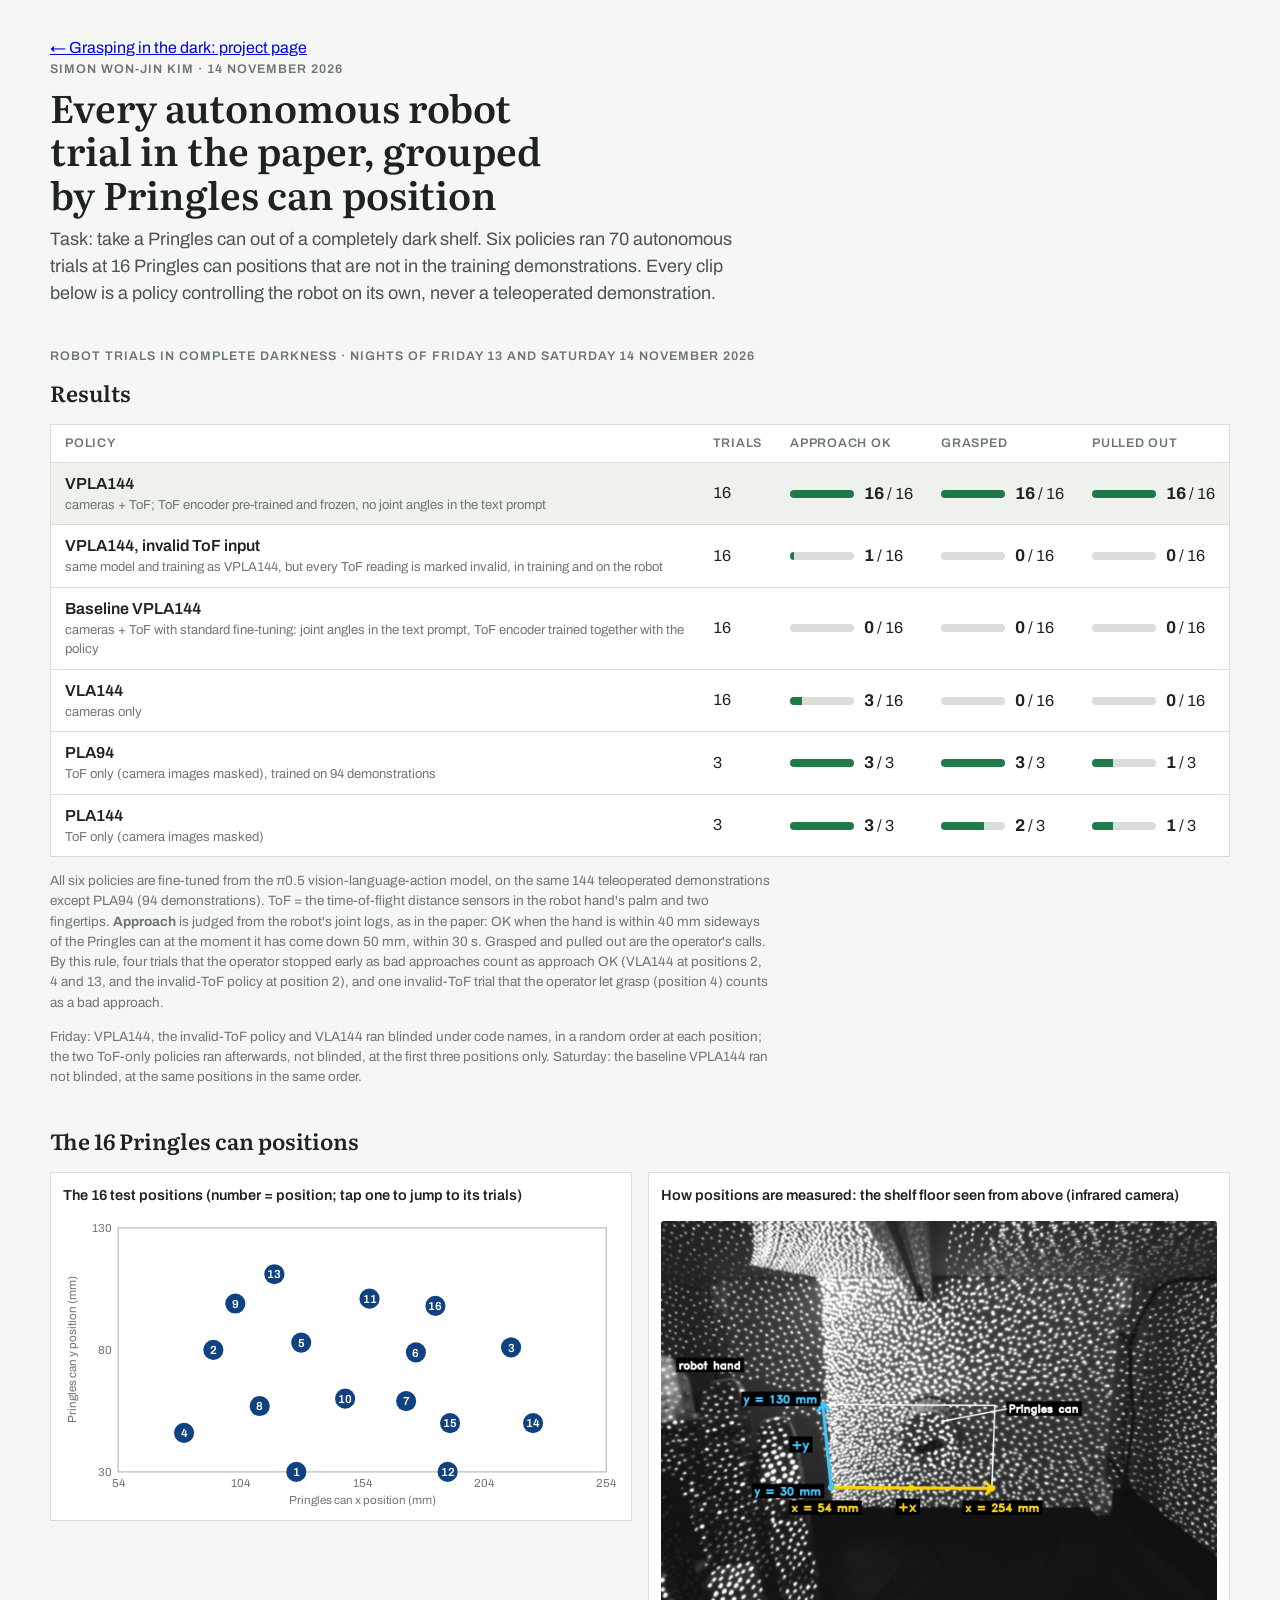
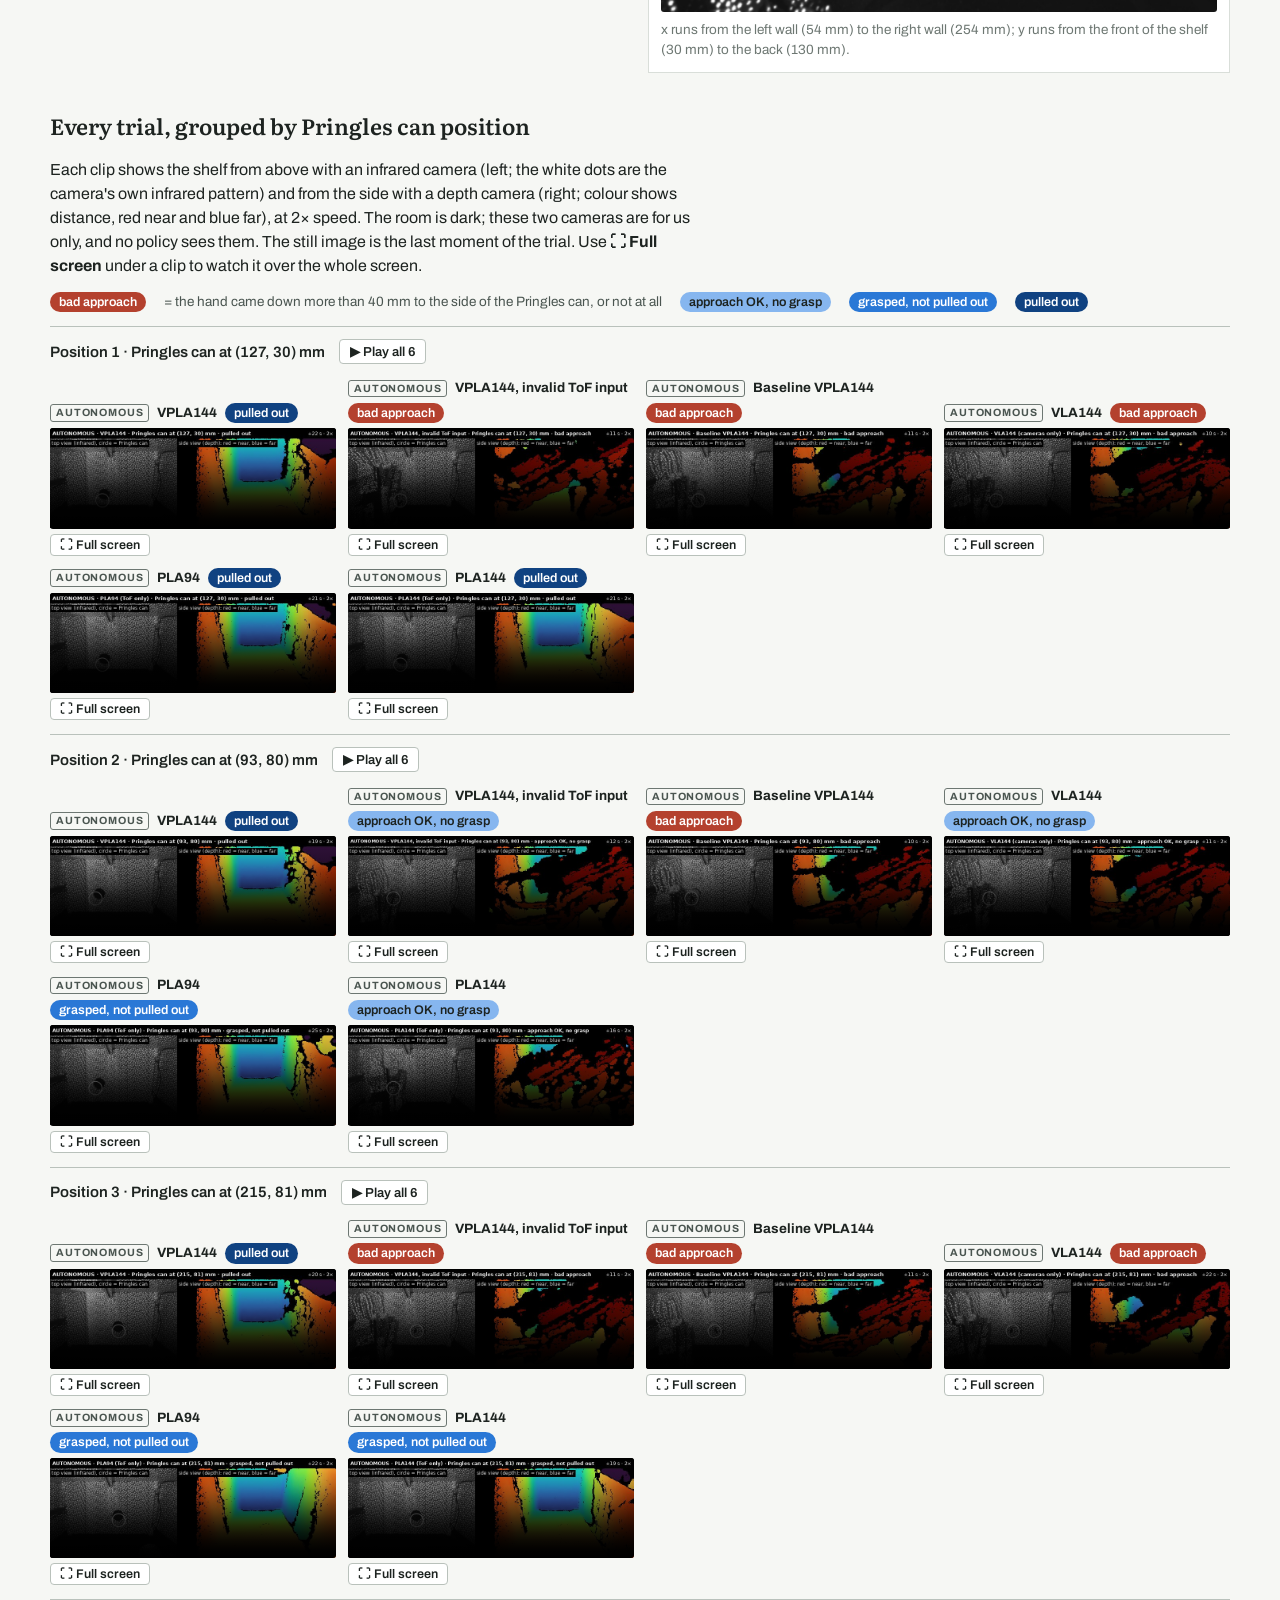
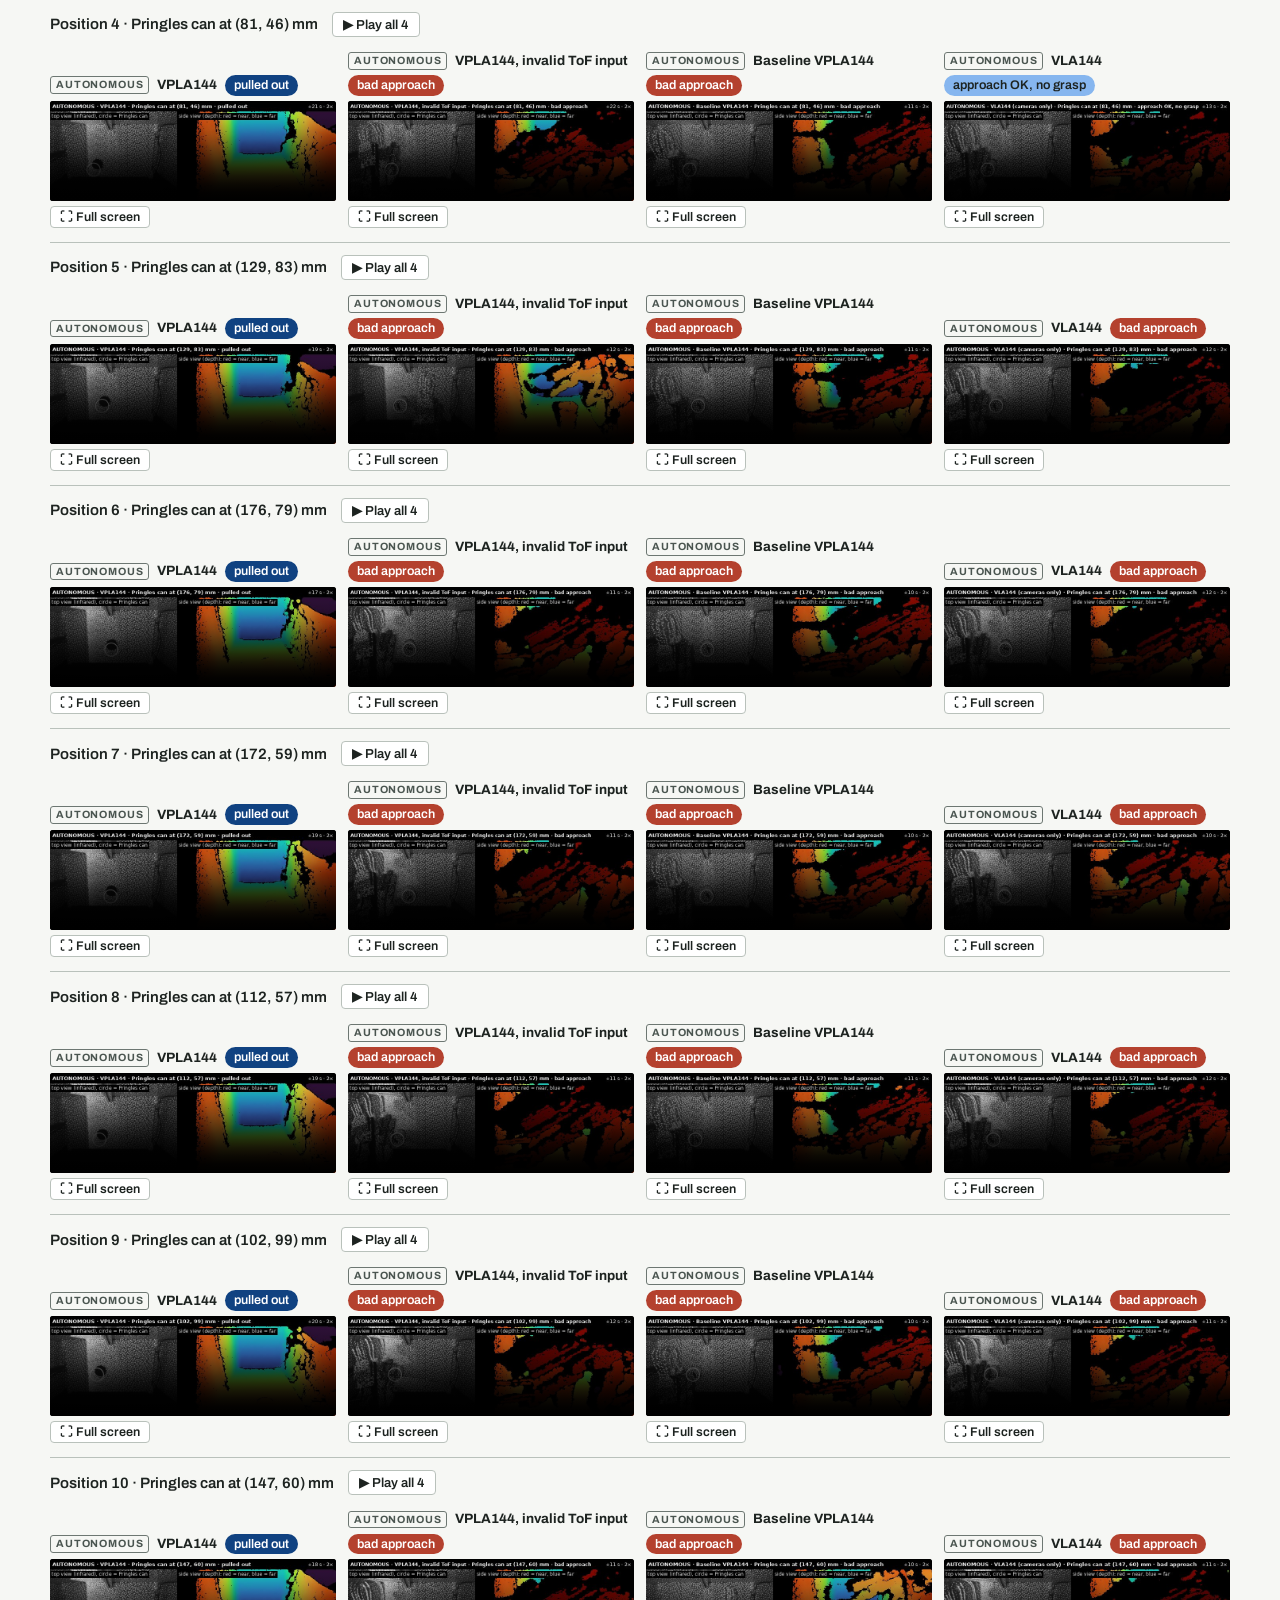
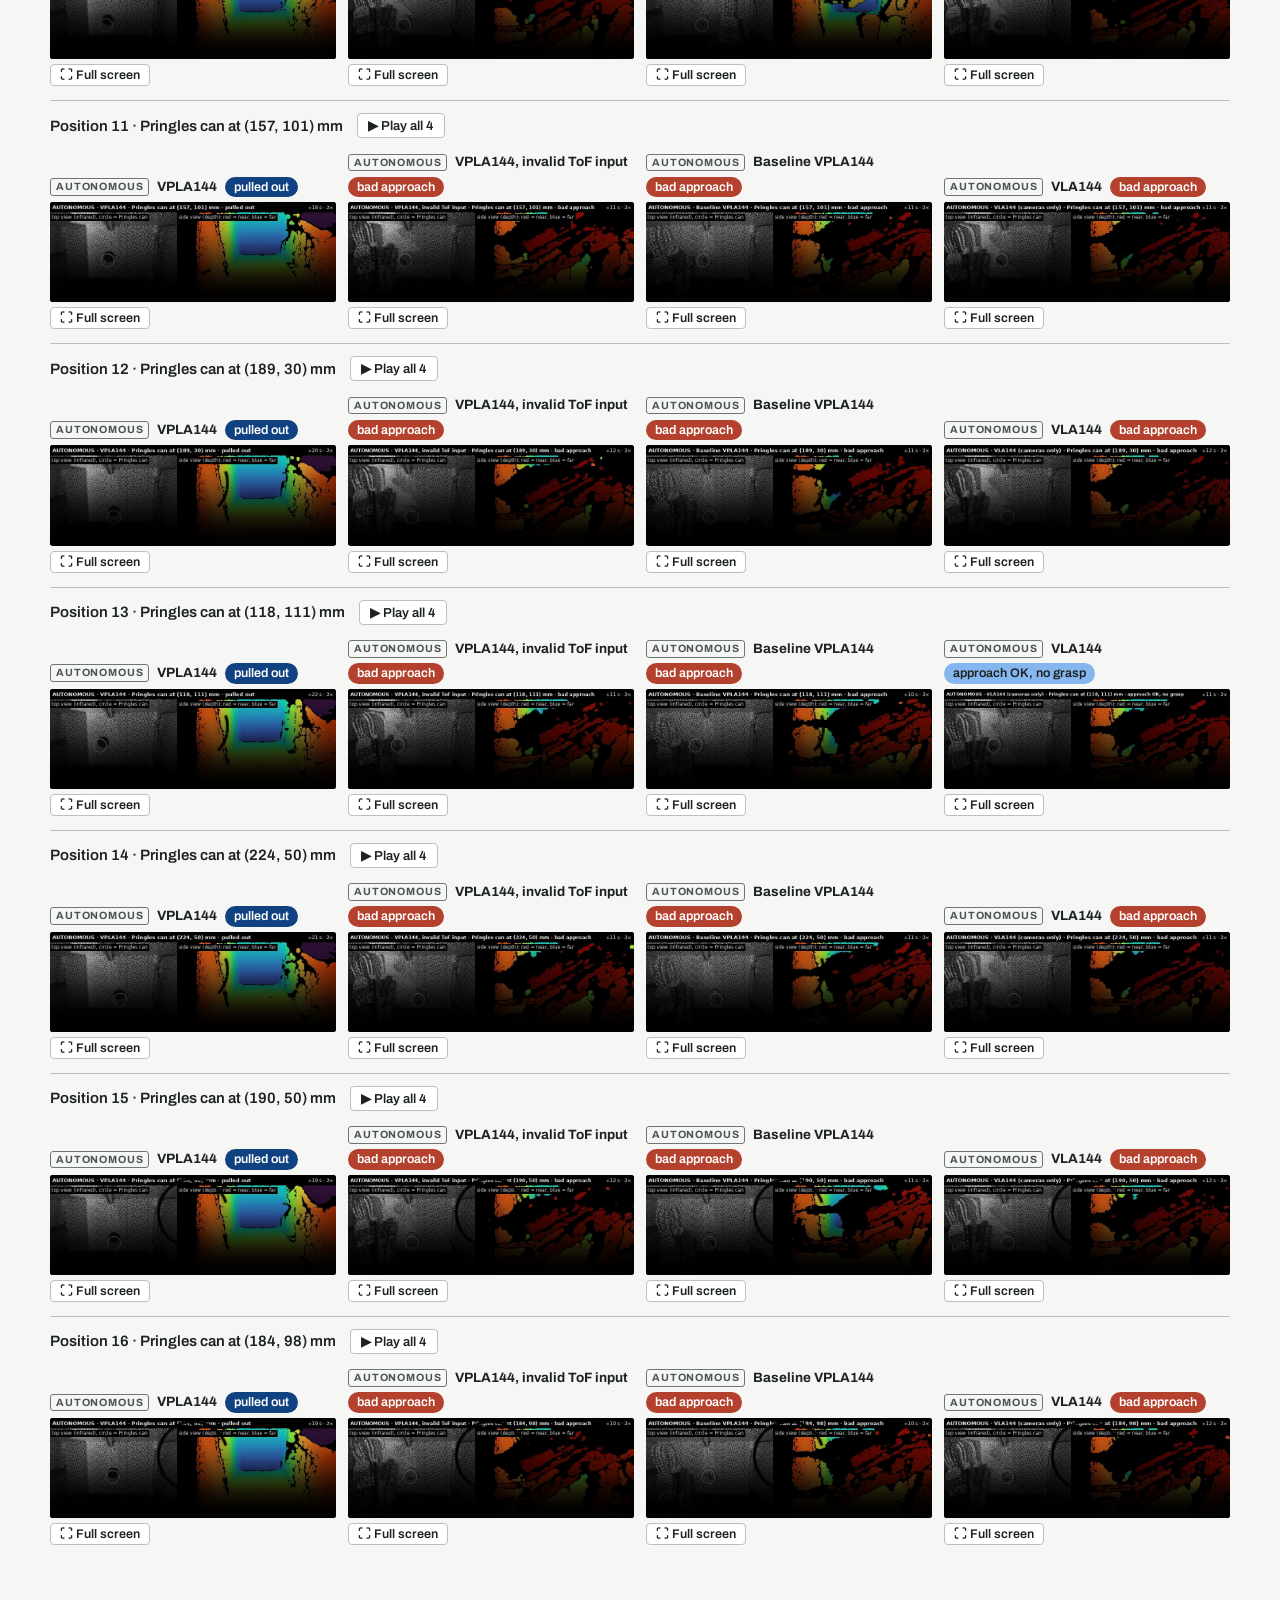
<file: vpla/trials/index.html>
<!doctype html>
<html lang="en" data-theme="light">
<meta charset="utf-8">
<meta name="viewport" content="width=device-width, initial-scale=1">
<title>VPLA Robot Trial Videos</title>
<meta name="claude:viewport-fit-sides" content="cover">
<link rel="stylesheet" href="https://fonts.googleapis.com/css2?family=Archivo:wght@400;500;600;700&family=Literata:opsz,wght@7..72,500;7..72,600&display=swap">
<style>
/* layout: one reading column of numbered-by-heading sections; results as tables first, clips grouped by can position below.
   Tokens are the 9 November page's (style.css) so the two reports read as one series. */
:root {
  --paper: #f6f7f4; --surface: #ffffff; --ink: #1d2320; --ink-2: #4a5550; --ink-3: #6d7772; --rule: #d9ded9; --rule-strong: #b9c1bb;
  --ok: #1f7a4a; --fail: #b4412e; --note-bg: #eef1ec; --new: #c2571a; --pa: #eb6834; --pb: #8a5fc7; --pc: #1f7a4a;
  --k1: #b4412e; --k1-ink: #ffffff; --k2: #86b6ef; --k2-ink: #1d2320; --k3: #2a78d6; --k3-ink: #ffffff; --k4: #104281; --k4-ink: #ffffff;
  --serif: "Literata", "Iowan Old Style", Charter, Georgia, serif; --sans: "Archivo", "Helvetica Neue", Arial, sans-serif;
}
@media (prefers-color-scheme: dark) { :root:not([data-theme="light"]) {
  --paper: #151918; --surface: #1d2220; --ink: #e7ebe8; --ink-2: #b9c2bd; --ink-3: #939d98; --rule: #333a37; --rule-strong: #4a524e;
  --ok: #5cbf86; --fail: #e8826f; --note-bg: #222826; --new: #f0935a; --pa: #f08a5d; --pb: #b79be6; --pc: #5cbf86;
  --k1: #e8826f; --k1-ink: #151918; --k2: #1c5cab; --k2-ink: #ffffff; --k3: #5598e7; --k3-ink: #151918; --k4: #b7d3f6; --k4-ink: #151918; color-scheme: dark } }
:root[data-theme="dark"] {
  --paper: #151918; --surface: #1d2220; --ink: #e7ebe8; --ink-2: #b9c2bd; --ink-3: #939d98; --rule: #333a37; --rule-strong: #4a524e;
  --ok: #5cbf86; --fail: #e8826f; --note-bg: #222826; --new: #f0935a; --pa: #f08a5d; --pb: #b79be6; --pc: #5cbf86;
  --k1: #e8826f; --k1-ink: #151918; --k2: #1c5cab; --k2-ink: #ffffff; --k3: #5598e7; --k3-ink: #151918; --k4: #b7d3f6; --k4-ink: #151918; color-scheme: dark }
body { background: var(--paper); color: var(--ink); font: 16px/1.5 var(--sans); padding-block: 28px 56px;
  padding-left: max(16px, env(safe-area-inset-left, 0px)); padding-right: max(16px, env(safe-area-inset-right, 0px)); }
main { max-width: 1180px; margin: 0 auto; display: flex; flex-direction: column; gap: 40px; }
h1 { font: 600 clamp(26px, 4vw, 38px)/1.15 var(--serif); margin: 6px 0 10px; text-wrap: balance; max-width: 26ch; }
h2 { font: 600 22px/1.2 var(--serif); margin: 0 0 4px; text-wrap: balance; }
h3 { font: 600 15px/1.2 var(--sans); margin: 0; }
p { margin: 0; max-width: 72ch; } .lede { font-size: 18px; color: var(--ink-2); }
.eyebrow, .when { font-size: 12.5px; letter-spacing: .08em; text-transform: uppercase; color: var(--ink-3); font-weight: 600; }
section { display: flex; flex-direction: column; gap: 14px; min-width: 0; }
.note { font-size: 13.5px; color: var(--ink-3); max-width: 90ch; }
.scroll { overflow-x: auto; }
table { border-collapse: collapse; font-variant-numeric: tabular-nums; background: var(--surface); border: 1px solid var(--rule); }
th, td { padding: 9px 14px; border-bottom: 1px solid var(--rule); text-align: left; vertical-align: middle; }
thead th { font-size: 12.5px; letter-spacing: .06em; text-transform: uppercase; color: var(--ink-3); font-weight: 600; }
tbody th { font-weight: 600; } th small { display: block; font-weight: 400; color: var(--ink-3); font-size: 13px; }
tr.ref th, tr.ref td { color: var(--ink-3); } tr.hero-row { background: var(--note-bg); }
td.num { white-space: nowrap; } td.num b { font-size: 17px; }
.bar { display: inline-block; width: 64px; height: 8px; background: var(--rule); border-radius: 4px; margin-right: 10px; vertical-align: 1px; overflow: hidden; }
.bar i { display: block; height: 100%; background: var(--ok); }
.chip { display: inline-block; padding: 1px 9px; border-radius: 999px; font-size: 12.5px; font-weight: 600; white-space: nowrap; }
.k1 { background: var(--k1); color: var(--k1-ink); fill: var(--k1); } .k2 { background: var(--k2); color: var(--k2-ink); fill: var(--k2); }
.k3 { background: var(--k3); color: var(--k3-ink); fill: var(--k3); } .k4 { background: var(--k4); color: var(--k4-ink); fill: var(--k4); }
.n1 { fill: var(--k1-ink); } .n2 { fill: var(--k2-ink); } .n3 { fill: var(--k3-ink); } .n4 { fill: var(--k4-ink); }
.legend { display: flex; flex-wrap: wrap; gap: 6px 18px; font-size: 13.5px; color: var(--ink-2); align-items: center; }
.legend svg { width: 18px; height: 18px; vertical-align: -4px; margin-right: 5px; }
.maps { display: grid; grid-template-columns: repeat(auto-fit, minmax(min(100%, 380px), 1fr)); gap: 16px; align-items: start; }
.map { margin: 0; background: var(--surface); border: 1px solid var(--rule); padding: 12px; min-width: 0; }
.map figcaption { font-weight: 600; font-size: 14.5px; margin-bottom: 6px; } .map svg { width: 100%; height: auto; display: block; }
@media (max-width: 600px) { .map circle { transform-box: fill-box; transform-origin: center; transform: scale(1.9); } .map .lbl { font-size: 20px; transform: translateY(3px); } }  /* phones: dots big enough to read and tap */
.map.axes { max-width: 620px; display: flex; flex-direction: column; gap: 8px; } .map.axes img { width: 100%; height: auto; display: block; border-radius: 3px; }
.area { fill: none; stroke: var(--rule-strong); stroke-width: 1.2; } .tick { font: 11px var(--sans); fill: var(--ink-3); }
.old { fill: var(--ink-3); opacity: .75; } .new { fill: var(--new); } .faint { fill: var(--ink-3); opacity: .35; }
.ring { fill: none; stroke: var(--ink); stroke-width: 1.8; } .split { stroke: var(--ink-3); stroke-width: 1; stroke-dasharray: 4 4; }
.lbl { font: 600 11px var(--sans); }
.pa { fill: var(--pa); } .pb { fill: var(--pb); } .pc { fill: var(--pc); } .pc.hollow { fill: none; stroke: var(--pc); stroke-width: 2; }
.diag { stroke: var(--ink-3); stroke-width: 1.2; stroke-dasharray: 5 4; }
ul.read { margin: 0; padding-left: 1.2em; display: flex; flex-direction: column; gap: 8px; max-width: 76ch; }
.pos > header { display: flex; align-items: center; gap: 14px; border-top: 1px solid var(--rule-strong); padding-top: 12px; }
.playrow { font: 600 13px var(--sans); color: var(--ink); background: var(--surface); border: 1px solid var(--rule-strong); border-radius: 4px; padding: 4px 10px; cursor: pointer; }
.playrow:hover { background: var(--note-bg); } .playrow:focus-visible, video:focus-visible { outline: 2px solid var(--k3); outline-offset: 2px; }
.trio { display: grid; grid-template-columns: repeat(auto-fit, minmax(min(100%, 265px), 1fr)); gap: 12px; align-items: end; }
.clip { min-width: 0; display: flex; flex-direction: column; gap: 5px; }
.cap { display: flex; flex-wrap: wrap; align-items: center; gap: 4px 8px; font-size: 13.5px; }
.badge { font-size: 10.5px; font-weight: 700; letter-spacing: .08em; border: 1px solid var(--ink-3); color: var(--ink-2); border-radius: 3px; padding: 0 5px; }
video { width: 100%; height: auto; aspect-ratio: 720 / 252; display: block; background: #000; border-radius: 3px; }
.two { display: grid; grid-template-columns: repeat(auto-fit, minmax(min(100%, 380px), 1fr)); gap: 16px; align-items: start; }
ol.next { margin: 0; padding-left: 1.3em; display: flex; flex-direction: column; gap: 8px; max-width: 78ch; } ol.next b { font-weight: 600; }
.concl { background: var(--note-bg); border-left: 4px solid var(--k4); padding: 18px 20px; } .concl p { font-size: 17px; }
.fsbtn { align-self: flex-start; font: 600 12.5px var(--sans); color: var(--ink); background: var(--surface); border: 1px solid var(--rule-strong); border-radius: 4px; padding: 3px 9px; cursor: pointer; }
.fsbtn:hover { background: var(--note-bg); } .fsbtn:focus-visible, .ovclose:focus-visible { outline: 2px solid var(--k3); outline-offset: 2px; }
.ov { position: fixed; inset: 0; z-index: 50; background: #000; display: flex; align-items: center; justify-content: center;
  padding: env(safe-area-inset-top, 0px) env(safe-area-inset-right, 0px) env(safe-area-inset-bottom, 0px) env(safe-area-inset-left, 0px); }
.ov[hidden] { display: none; }
.ov video { width: 100%; height: 100%; aspect-ratio: auto; object-fit: contain; border-radius: 0; }
@media (orientation: portrait) and (pointer: coarse) {   /* phone held upright: turn the wide clip so it fills the screen */
  .ov video { position: absolute; top: 50%; left: 50%; width: 100vh; height: 100vw; transform: translate(-50%, -50%) rotate(90deg); }
  .ovclose { writing-mode: vertical-rl; padding: 12px 6px; } }   /* turned with the clip, clear of its label */
.ovclose { position: absolute; top: max(12px, env(safe-area-inset-top, 0px)); right: max(12px, env(safe-area-inset-right, 0px)); z-index: 1;
  font: 600 14px var(--sans); color: #fff; background: rgba(0,0,0,.6); border: 1px solid #888; border-radius: 4px; padding: 6px 12px; cursor: pointer; }
</style>

<main>
<header>
  <p><a href="../">&larr; Grasping in the dark: project page</a></p>
  <div class="eyebrow">Simon Won-Jin Kim · 14 November 2026</div>
  <h1>Every autonomous robot trial in the paper, grouped by Pringles can position</h1>
  <p class="lede">Task: take a Pringles can out of a completely dark shelf. Six policies ran 70 autonomous trials at 16 Pringles can positions that are not in the training demonstrations. Every clip below is a policy controlling the robot on its own, never a teleoperated demonstration.</p>
</header>

<section>
  <div class="when">Robot trials in complete darkness · nights of Friday 13 and Saturday 14 November 2026</div>
  <h2>Results</h2>
  <div class="scroll"><table>
    <thead><tr><th>Policy</th><th>Trials</th><th>Approach OK</th><th>Grasped</th><th>Pulled out</th></tr></thead>
    <tbody><tr class="hero-row"><th>VPLA144<small>cameras + ToF; ToF encoder pre-trained and frozen, no joint angles in the text prompt</small></th><td class="num">16</td><td class="num"><span class="bar"><i style="width:100%"></i></span><b>16</b> / 16</td><td class="num"><span class="bar"><i style="width:100%"></i></span><b>16</b> / 16</td><td class="num"><span class="bar"><i style="width:100%"></i></span><b>16</b> / 16</td></tr><tr><th>VPLA144, invalid ToF input<small>same model and training as VPLA144, but every ToF reading is marked invalid, in training and on the robot</small></th><td class="num">16</td><td class="num"><span class="bar"><i style="width:6%"></i></span><b>1</b> / 16</td><td class="num"><span class="bar"><i style="width:0%"></i></span><b>0</b> / 16</td><td class="num"><span class="bar"><i style="width:0%"></i></span><b>0</b> / 16</td></tr><tr><th>Baseline VPLA144<small>cameras + ToF with standard fine-tuning: joint angles in the text prompt, ToF encoder trained together with the policy</small></th><td class="num">16</td><td class="num"><span class="bar"><i style="width:0%"></i></span><b>0</b> / 16</td><td class="num"><span class="bar"><i style="width:0%"></i></span><b>0</b> / 16</td><td class="num"><span class="bar"><i style="width:0%"></i></span><b>0</b> / 16</td></tr><tr><th>VLA144<small>cameras only</small></th><td class="num">16</td><td class="num"><span class="bar"><i style="width:19%"></i></span><b>3</b> / 16</td><td class="num"><span class="bar"><i style="width:0%"></i></span><b>0</b> / 16</td><td class="num"><span class="bar"><i style="width:0%"></i></span><b>0</b> / 16</td></tr><tr><th>PLA94<small>ToF only (camera images masked), trained on 94 demonstrations</small></th><td class="num">3</td><td class="num"><span class="bar"><i style="width:100%"></i></span><b>3</b> / 3</td><td class="num"><span class="bar"><i style="width:100%"></i></span><b>3</b> / 3</td><td class="num"><span class="bar"><i style="width:33%"></i></span><b>1</b> / 3</td></tr><tr><th>PLA144<small>ToF only (camera images masked)</small></th><td class="num">3</td><td class="num"><span class="bar"><i style="width:100%"></i></span><b>3</b> / 3</td><td class="num"><span class="bar"><i style="width:67%"></i></span><b>2</b> / 3</td><td class="num"><span class="bar"><i style="width:33%"></i></span><b>1</b> / 3</td></tr></tbody>
  </table></div>
  <p class="note">All six policies are fine-tuned from the π0.5 vision-language-action model, on the same 144 teleoperated demonstrations except PLA94 (94 demonstrations). ToF = the time-of-flight distance sensors in the robot hand's palm and two fingertips. <b>Approach</b> is judged from the robot's joint logs, as in the paper: OK when the hand is within 40 mm sideways of the Pringles can at the moment it has come down 50 mm, within 30 s. Grasped and pulled out are the operator's calls. By this rule, four trials that the operator stopped early as bad approaches count as approach OK (VLA144 at positions 2, 4 and 13, and the invalid-ToF policy at position 2), and one invalid-ToF trial that the operator let grasp (position 4) counts as a bad approach.</p>
  <p class="note">Friday: VPLA144, the invalid-ToF policy and VLA144 ran blinded under code names, in a random order at each position; the two ToF-only policies ran afterwards, not blinded, at the first three positions only. Saturday: the baseline VPLA144 ran not blinded, at the same positions in the same order.</p>
</section>

<section>
  <h2>The 16 Pringles can positions</h2>
  <div class="maps">
    <figure class="map"><figcaption>The 16 test positions (number = position; tap one to jump to its trials)</figcaption><svg viewBox="0 0 524 278" role="img" aria-label="Map of the 16 Pringles can test positions"><rect class="area" x="52" y="14" width="460" height="230"/><text class="tick" x="52" y="258" text-anchor="middle">54</text><text class="tick" x="167" y="258" text-anchor="middle">104</text><text class="tick" x="282" y="258" text-anchor="middle">154</text><text class="tick" x="397" y="258" text-anchor="middle">204</text><text class="tick" x="512" y="258" text-anchor="middle">254</text><text class="tick" x="46" y="248" text-anchor="end">30</text><text class="tick" x="46" y="133" text-anchor="end">80</text><text class="tick" x="46" y="18" text-anchor="end">130</text><a href="#pos-1"><circle class="k4" cx="219.9" cy="244.0" r="9.5"/><text class="lbl n4" x="219.9" y="248.0" text-anchor="middle">1</text></a><a href="#pos-2"><circle class="k4" cx="141.7" cy="129.0" r="9.5"/><text class="lbl n4" x="141.7" y="133.0" text-anchor="middle">2</text></a><a href="#pos-3"><circle class="k4" cx="422.3" cy="126.7" r="9.5"/><text class="lbl n4" x="422.3" y="130.7" text-anchor="middle">3</text></a><a href="#pos-4"><circle class="k4" cx="114.1" cy="207.2" r="9.5"/><text class="lbl n4" x="114.1" y="211.2" text-anchor="middle">4</text></a><a href="#pos-5"><circle class="k4" cx="224.5" cy="122.1" r="9.5"/><text class="lbl n4" x="224.5" y="126.1" text-anchor="middle">5</text></a><a href="#pos-6"><circle class="k4" cx="332.6" cy="131.3" r="9.5"/><text class="lbl n4" x="332.6" y="135.3" text-anchor="middle">6</text></a><a href="#pos-7"><circle class="k4" cx="323.4" cy="177.3" r="9.5"/><text class="lbl n4" x="323.4" y="181.3" text-anchor="middle">7</text></a><a href="#pos-8"><circle class="k4" cx="185.4" cy="181.9" r="9.5"/><text class="lbl n4" x="185.4" y="185.9" text-anchor="middle">8</text></a><a href="#pos-9"><circle class="k4" cx="162.4" cy="85.3" r="9.5"/><text class="lbl n4" x="162.4" y="89.3" text-anchor="middle">9</text></a><a href="#pos-10"><circle class="k4" cx="265.9" cy="175.0" r="9.5"/><text class="lbl n4" x="265.9" y="179.0" text-anchor="middle">10</text></a><a href="#pos-11"><circle class="k4" cx="288.9" cy="80.7" r="9.5"/><text class="lbl n4" x="288.9" y="84.7" text-anchor="middle">11</text></a><a href="#pos-12"><circle class="k4" cx="362.5" cy="244.0" r="9.5"/><text class="lbl n4" x="362.5" y="248.0" text-anchor="middle">12</text></a><a href="#pos-13"><circle class="k4" cx="199.2" cy="57.7" r="9.5"/><text class="lbl n4" x="199.2" y="61.7" text-anchor="middle">13</text></a><a href="#pos-14"><circle class="k4" cx="443.0" cy="198.0" r="9.5"/><text class="lbl n4" x="443.0" y="202.0" text-anchor="middle">14</text></a><a href="#pos-15"><circle class="k4" cx="364.8" cy="198.0" r="9.5"/><text class="lbl n4" x="364.8" y="202.0" text-anchor="middle">15</text></a><a href="#pos-16"><circle class="k4" cx="351.0" cy="87.6" r="9.5"/><text class="lbl n4" x="351.0" y="91.6" text-anchor="middle">16</text></a><text class="tick" x="282" y="274" text-anchor="middle">Pringles can x position (mm)</text><text class="tick" x="12" y="129" text-anchor="middle" transform="rotate(-90 12 129)">Pringles can y position (mm)</text></svg></figure>
    <figure class="map axes"><figcaption>How positions are measured: the shelf floor seen from above (infrared camera)</figcaption>
      <img src="media/axes.jpg" alt="Top view of the shelf floor with the x axis drawn from the left wall to the right wall and the y axis from the front to the back">
      <p class="note">x runs from the left wall (54 mm) to the right wall (254 mm); y runs from the front of the shelf (30 mm) to the back (130 mm).</p></figure>
  </div>
</section>

<section>
  <h2>Every trial, grouped by Pringles can position</h2>
  <p>Each clip shows the shelf from above with an infrared camera (left; the white dots are the camera's own infrared pattern) and from the side with a depth camera (right; colour shows distance, red near and blue far), at 2× speed. The room is dark; these two cameras are for us only, and no policy sees them. The still image is the last moment of the trial. Use <b>⛶ Full screen</b> under a clip to watch it over the whole screen.</p>
  <div class="legend"><span class="chip k1">bad approach</span><span>= the hand came down more than 40 mm to the side of the Pringles can, or not at all</span><span class="chip k2">approach OK, no grasp</span><span class="chip k3">grasped, not pulled out</span><span class="chip k4">pulled out</span></div>
  <section class="pos" id="pos-1"><header><h3>Position 1 · Pringles can at (127, 30) mm</h3><button type="button" class="playrow">▶ Play all 6</button></header><div class="trio"><div class="clip"><div class="cap"><span class="badge">AUTONOMOUS</span><b>VPLA144</b><span class="chip k4">pulled out</span></div><video controls muted loop playsinline preload="none" poster="media/R_000.jpg" src="media/R_000.mp4"></video></div><div class="clip"><div class="cap"><span class="badge">AUTONOMOUS</span><b>VPLA144, invalid ToF input</b><span class="chip k1">bad approach</span></div><video controls muted loop playsinline preload="none" poster="media/Q_000.jpg" src="media/Q_000.mp4"></video></div><div class="clip"><div class="cap"><span class="badge">AUTONOMOUS</span><b>Baseline VPLA144</b><span class="chip k1">bad approach</span></div><video controls muted loop playsinline preload="none" poster="media/U_000.jpg" src="media/U_000.mp4"></video></div><div class="clip"><div class="cap"><span class="badge">AUTONOMOUS</span><b>VLA144</b><span class="chip k1">bad approach</span></div><video controls muted loop playsinline preload="none" poster="media/S_000.jpg" src="media/S_000.mp4"></video></div><div class="clip"><div class="cap"><span class="badge">AUTONOMOUS</span><b>PLA94</b><span class="chip k4">pulled out</span></div><video controls muted loop playsinline preload="none" poster="media/P_000.jpg" src="media/P_000.mp4"></video></div><div class="clip"><div class="cap"><span class="badge">AUTONOMOUS</span><b>PLA144</b><span class="chip k4">pulled out</span></div><video controls muted loop playsinline preload="none" poster="media/T_000.jpg" src="media/T_000.mp4"></video></div></div></section><section class="pos" id="pos-2"><header><h3>Position 2 · Pringles can at (93, 80) mm</h3><button type="button" class="playrow">▶ Play all 6</button></header><div class="trio"><div class="clip"><div class="cap"><span class="badge">AUTONOMOUS</span><b>VPLA144</b><span class="chip k4">pulled out</span></div><video controls muted loop playsinline preload="none" poster="media/R_001.jpg" src="media/R_001.mp4"></video></div><div class="clip"><div class="cap"><span class="badge">AUTONOMOUS</span><b>VPLA144, invalid ToF input</b><span class="chip k2">approach OK, no grasp</span></div><video controls muted loop playsinline preload="none" poster="media/Q_001.jpg" src="media/Q_001.mp4"></video></div><div class="clip"><div class="cap"><span class="badge">AUTONOMOUS</span><b>Baseline VPLA144</b><span class="chip k1">bad approach</span></div><video controls muted loop playsinline preload="none" poster="media/U_001.jpg" src="media/U_001.mp4"></video></div><div class="clip"><div class="cap"><span class="badge">AUTONOMOUS</span><b>VLA144</b><span class="chip k2">approach OK, no grasp</span></div><video controls muted loop playsinline preload="none" poster="media/S_001.jpg" src="media/S_001.mp4"></video></div><div class="clip"><div class="cap"><span class="badge">AUTONOMOUS</span><b>PLA94</b><span class="chip k3">grasped, not pulled out</span></div><video controls muted loop playsinline preload="none" poster="media/P_001.jpg" src="media/P_001.mp4"></video></div><div class="clip"><div class="cap"><span class="badge">AUTONOMOUS</span><b>PLA144</b><span class="chip k2">approach OK, no grasp</span></div><video controls muted loop playsinline preload="none" poster="media/T_001.jpg" src="media/T_001.mp4"></video></div></div></section><section class="pos" id="pos-3"><header><h3>Position 3 · Pringles can at (215, 81) mm</h3><button type="button" class="playrow">▶ Play all 6</button></header><div class="trio"><div class="clip"><div class="cap"><span class="badge">AUTONOMOUS</span><b>VPLA144</b><span class="chip k4">pulled out</span></div><video controls muted loop playsinline preload="none" poster="media/R_002.jpg" src="media/R_002.mp4"></video></div><div class="clip"><div class="cap"><span class="badge">AUTONOMOUS</span><b>VPLA144, invalid ToF input</b><span class="chip k1">bad approach</span></div><video controls muted loop playsinline preload="none" poster="media/Q_002.jpg" src="media/Q_002.mp4"></video></div><div class="clip"><div class="cap"><span class="badge">AUTONOMOUS</span><b>Baseline VPLA144</b><span class="chip k1">bad approach</span></div><video controls muted loop playsinline preload="none" poster="media/U_002.jpg" src="media/U_002.mp4"></video></div><div class="clip"><div class="cap"><span class="badge">AUTONOMOUS</span><b>VLA144</b><span class="chip k1">bad approach</span></div><video controls muted loop playsinline preload="none" poster="media/S_002.jpg" src="media/S_002.mp4"></video></div><div class="clip"><div class="cap"><span class="badge">AUTONOMOUS</span><b>PLA94</b><span class="chip k3">grasped, not pulled out</span></div><video controls muted loop playsinline preload="none" poster="media/P_002.jpg" src="media/P_002.mp4"></video></div><div class="clip"><div class="cap"><span class="badge">AUTONOMOUS</span><b>PLA144</b><span class="chip k3">grasped, not pulled out</span></div><video controls muted loop playsinline preload="none" poster="media/T_002.jpg" src="media/T_002.mp4"></video></div></div></section><section class="pos" id="pos-4"><header><h3>Position 4 · Pringles can at (81, 46) mm</h3><button type="button" class="playrow">▶ Play all 4</button></header><div class="trio"><div class="clip"><div class="cap"><span class="badge">AUTONOMOUS</span><b>VPLA144</b><span class="chip k4">pulled out</span></div><video controls muted loop playsinline preload="none" poster="media/R_003.jpg" src="media/R_003.mp4"></video></div><div class="clip"><div class="cap"><span class="badge">AUTONOMOUS</span><b>VPLA144, invalid ToF input</b><span class="chip k1">bad approach</span></div><video controls muted loop playsinline preload="none" poster="media/Q_003.jpg" src="media/Q_003.mp4"></video></div><div class="clip"><div class="cap"><span class="badge">AUTONOMOUS</span><b>Baseline VPLA144</b><span class="chip k1">bad approach</span></div><video controls muted loop playsinline preload="none" poster="media/U_003.jpg" src="media/U_003.mp4"></video></div><div class="clip"><div class="cap"><span class="badge">AUTONOMOUS</span><b>VLA144</b><span class="chip k2">approach OK, no grasp</span></div><video controls muted loop playsinline preload="none" poster="media/S_003.jpg" src="media/S_003.mp4"></video></div></div></section><section class="pos" id="pos-5"><header><h3>Position 5 · Pringles can at (129, 83) mm</h3><button type="button" class="playrow">▶ Play all 4</button></header><div class="trio"><div class="clip"><div class="cap"><span class="badge">AUTONOMOUS</span><b>VPLA144</b><span class="chip k4">pulled out</span></div><video controls muted loop playsinline preload="none" poster="media/R_004.jpg" src="media/R_004.mp4"></video></div><div class="clip"><div class="cap"><span class="badge">AUTONOMOUS</span><b>VPLA144, invalid ToF input</b><span class="chip k1">bad approach</span></div><video controls muted loop playsinline preload="none" poster="media/Q_004.jpg" src="media/Q_004.mp4"></video></div><div class="clip"><div class="cap"><span class="badge">AUTONOMOUS</span><b>Baseline VPLA144</b><span class="chip k1">bad approach</span></div><video controls muted loop playsinline preload="none" poster="media/U_004.jpg" src="media/U_004.mp4"></video></div><div class="clip"><div class="cap"><span class="badge">AUTONOMOUS</span><b>VLA144</b><span class="chip k1">bad approach</span></div><video controls muted loop playsinline preload="none" poster="media/S_004.jpg" src="media/S_004.mp4"></video></div></div></section><section class="pos" id="pos-6"><header><h3>Position 6 · Pringles can at (176, 79) mm</h3><button type="button" class="playrow">▶ Play all 4</button></header><div class="trio"><div class="clip"><div class="cap"><span class="badge">AUTONOMOUS</span><b>VPLA144</b><span class="chip k4">pulled out</span></div><video controls muted loop playsinline preload="none" poster="media/R_005.jpg" src="media/R_005.mp4"></video></div><div class="clip"><div class="cap"><span class="badge">AUTONOMOUS</span><b>VPLA144, invalid ToF input</b><span class="chip k1">bad approach</span></div><video controls muted loop playsinline preload="none" poster="media/Q_005.jpg" src="media/Q_005.mp4"></video></div><div class="clip"><div class="cap"><span class="badge">AUTONOMOUS</span><b>Baseline VPLA144</b><span class="chip k1">bad approach</span></div><video controls muted loop playsinline preload="none" poster="media/U_005.jpg" src="media/U_005.mp4"></video></div><div class="clip"><div class="cap"><span class="badge">AUTONOMOUS</span><b>VLA144</b><span class="chip k1">bad approach</span></div><video controls muted loop playsinline preload="none" poster="media/S_005.jpg" src="media/S_005.mp4"></video></div></div></section><section class="pos" id="pos-7"><header><h3>Position 7 · Pringles can at (172, 59) mm</h3><button type="button" class="playrow">▶ Play all 4</button></header><div class="trio"><div class="clip"><div class="cap"><span class="badge">AUTONOMOUS</span><b>VPLA144</b><span class="chip k4">pulled out</span></div><video controls muted loop playsinline preload="none" poster="media/R_006.jpg" src="media/R_006.mp4"></video></div><div class="clip"><div class="cap"><span class="badge">AUTONOMOUS</span><b>VPLA144, invalid ToF input</b><span class="chip k1">bad approach</span></div><video controls muted loop playsinline preload="none" poster="media/Q_006.jpg" src="media/Q_006.mp4"></video></div><div class="clip"><div class="cap"><span class="badge">AUTONOMOUS</span><b>Baseline VPLA144</b><span class="chip k1">bad approach</span></div><video controls muted loop playsinline preload="none" poster="media/U_006.jpg" src="media/U_006.mp4"></video></div><div class="clip"><div class="cap"><span class="badge">AUTONOMOUS</span><b>VLA144</b><span class="chip k1">bad approach</span></div><video controls muted loop playsinline preload="none" poster="media/S_006.jpg" src="media/S_006.mp4"></video></div></div></section><section class="pos" id="pos-8"><header><h3>Position 8 · Pringles can at (112, 57) mm</h3><button type="button" class="playrow">▶ Play all 4</button></header><div class="trio"><div class="clip"><div class="cap"><span class="badge">AUTONOMOUS</span><b>VPLA144</b><span class="chip k4">pulled out</span></div><video controls muted loop playsinline preload="none" poster="media/R_007.jpg" src="media/R_007.mp4"></video></div><div class="clip"><div class="cap"><span class="badge">AUTONOMOUS</span><b>VPLA144, invalid ToF input</b><span class="chip k1">bad approach</span></div><video controls muted loop playsinline preload="none" poster="media/Q_007.jpg" src="media/Q_007.mp4"></video></div><div class="clip"><div class="cap"><span class="badge">AUTONOMOUS</span><b>Baseline VPLA144</b><span class="chip k1">bad approach</span></div><video controls muted loop playsinline preload="none" poster="media/U_007.jpg" src="media/U_007.mp4"></video></div><div class="clip"><div class="cap"><span class="badge">AUTONOMOUS</span><b>VLA144</b><span class="chip k1">bad approach</span></div><video controls muted loop playsinline preload="none" poster="media/S_007.jpg" src="media/S_007.mp4"></video></div></div></section><section class="pos" id="pos-9"><header><h3>Position 9 · Pringles can at (102, 99) mm</h3><button type="button" class="playrow">▶ Play all 4</button></header><div class="trio"><div class="clip"><div class="cap"><span class="badge">AUTONOMOUS</span><b>VPLA144</b><span class="chip k4">pulled out</span></div><video controls muted loop playsinline preload="none" poster="media/R_008.jpg" src="media/R_008.mp4"></video></div><div class="clip"><div class="cap"><span class="badge">AUTONOMOUS</span><b>VPLA144, invalid ToF input</b><span class="chip k1">bad approach</span></div><video controls muted loop playsinline preload="none" poster="media/Q_008.jpg" src="media/Q_008.mp4"></video></div><div class="clip"><div class="cap"><span class="badge">AUTONOMOUS</span><b>Baseline VPLA144</b><span class="chip k1">bad approach</span></div><video controls muted loop playsinline preload="none" poster="media/U_008.jpg" src="media/U_008.mp4"></video></div><div class="clip"><div class="cap"><span class="badge">AUTONOMOUS</span><b>VLA144</b><span class="chip k1">bad approach</span></div><video controls muted loop playsinline preload="none" poster="media/S_008.jpg" src="media/S_008.mp4"></video></div></div></section><section class="pos" id="pos-10"><header><h3>Position 10 · Pringles can at (147, 60) mm</h3><button type="button" class="playrow">▶ Play all 4</button></header><div class="trio"><div class="clip"><div class="cap"><span class="badge">AUTONOMOUS</span><b>VPLA144</b><span class="chip k4">pulled out</span></div><video controls muted loop playsinline preload="none" poster="media/R_009.jpg" src="media/R_009.mp4"></video></div><div class="clip"><div class="cap"><span class="badge">AUTONOMOUS</span><b>VPLA144, invalid ToF input</b><span class="chip k1">bad approach</span></div><video controls muted loop playsinline preload="none" poster="media/Q_009.jpg" src="media/Q_009.mp4"></video></div><div class="clip"><div class="cap"><span class="badge">AUTONOMOUS</span><b>Baseline VPLA144</b><span class="chip k1">bad approach</span></div><video controls muted loop playsinline preload="none" poster="media/U_009.jpg" src="media/U_009.mp4"></video></div><div class="clip"><div class="cap"><span class="badge">AUTONOMOUS</span><b>VLA144</b><span class="chip k1">bad approach</span></div><video controls muted loop playsinline preload="none" poster="media/S_009.jpg" src="media/S_009.mp4"></video></div></div></section><section class="pos" id="pos-11"><header><h3>Position 11 · Pringles can at (157, 101) mm</h3><button type="button" class="playrow">▶ Play all 4</button></header><div class="trio"><div class="clip"><div class="cap"><span class="badge">AUTONOMOUS</span><b>VPLA144</b><span class="chip k4">pulled out</span></div><video controls muted loop playsinline preload="none" poster="media/R_010.jpg" src="media/R_010.mp4"></video></div><div class="clip"><div class="cap"><span class="badge">AUTONOMOUS</span><b>VPLA144, invalid ToF input</b><span class="chip k1">bad approach</span></div><video controls muted loop playsinline preload="none" poster="media/Q_010.jpg" src="media/Q_010.mp4"></video></div><div class="clip"><div class="cap"><span class="badge">AUTONOMOUS</span><b>Baseline VPLA144</b><span class="chip k1">bad approach</span></div><video controls muted loop playsinline preload="none" poster="media/U_010.jpg" src="media/U_010.mp4"></video></div><div class="clip"><div class="cap"><span class="badge">AUTONOMOUS</span><b>VLA144</b><span class="chip k1">bad approach</span></div><video controls muted loop playsinline preload="none" poster="media/S_010.jpg" src="media/S_010.mp4"></video></div></div></section><section class="pos" id="pos-12"><header><h3>Position 12 · Pringles can at (189, 30) mm</h3><button type="button" class="playrow">▶ Play all 4</button></header><div class="trio"><div class="clip"><div class="cap"><span class="badge">AUTONOMOUS</span><b>VPLA144</b><span class="chip k4">pulled out</span></div><video controls muted loop playsinline preload="none" poster="media/R_011.jpg" src="media/R_011.mp4"></video></div><div class="clip"><div class="cap"><span class="badge">AUTONOMOUS</span><b>VPLA144, invalid ToF input</b><span class="chip k1">bad approach</span></div><video controls muted loop playsinline preload="none" poster="media/Q_011.jpg" src="media/Q_011.mp4"></video></div><div class="clip"><div class="cap"><span class="badge">AUTONOMOUS</span><b>Baseline VPLA144</b><span class="chip k1">bad approach</span></div><video controls muted loop playsinline preload="none" poster="media/U_011.jpg" src="media/U_011.mp4"></video></div><div class="clip"><div class="cap"><span class="badge">AUTONOMOUS</span><b>VLA144</b><span class="chip k1">bad approach</span></div><video controls muted loop playsinline preload="none" poster="media/S_011.jpg" src="media/S_011.mp4"></video></div></div></section><section class="pos" id="pos-13"><header><h3>Position 13 · Pringles can at (118, 111) mm</h3><button type="button" class="playrow">▶ Play all 4</button></header><div class="trio"><div class="clip"><div class="cap"><span class="badge">AUTONOMOUS</span><b>VPLA144</b><span class="chip k4">pulled out</span></div><video controls muted loop playsinline preload="none" poster="media/R_012.jpg" src="media/R_012.mp4"></video></div><div class="clip"><div class="cap"><span class="badge">AUTONOMOUS</span><b>VPLA144, invalid ToF input</b><span class="chip k1">bad approach</span></div><video controls muted loop playsinline preload="none" poster="media/Q_012.jpg" src="media/Q_012.mp4"></video></div><div class="clip"><div class="cap"><span class="badge">AUTONOMOUS</span><b>Baseline VPLA144</b><span class="chip k1">bad approach</span></div><video controls muted loop playsinline preload="none" poster="media/U_012.jpg" src="media/U_012.mp4"></video></div><div class="clip"><div class="cap"><span class="badge">AUTONOMOUS</span><b>VLA144</b><span class="chip k2">approach OK, no grasp</span></div><video controls muted loop playsinline preload="none" poster="media/S_012.jpg" src="media/S_012.mp4"></video></div></div></section><section class="pos" id="pos-14"><header><h3>Position 14 · Pringles can at (224, 50) mm</h3><button type="button" class="playrow">▶ Play all 4</button></header><div class="trio"><div class="clip"><div class="cap"><span class="badge">AUTONOMOUS</span><b>VPLA144</b><span class="chip k4">pulled out</span></div><video controls muted loop playsinline preload="none" poster="media/R_013.jpg" src="media/R_013.mp4"></video></div><div class="clip"><div class="cap"><span class="badge">AUTONOMOUS</span><b>VPLA144, invalid ToF input</b><span class="chip k1">bad approach</span></div><video controls muted loop playsinline preload="none" poster="media/Q_013.jpg" src="media/Q_013.mp4"></video></div><div class="clip"><div class="cap"><span class="badge">AUTONOMOUS</span><b>Baseline VPLA144</b><span class="chip k1">bad approach</span></div><video controls muted loop playsinline preload="none" poster="media/U_013.jpg" src="media/U_013.mp4"></video></div><div class="clip"><div class="cap"><span class="badge">AUTONOMOUS</span><b>VLA144</b><span class="chip k1">bad approach</span></div><video controls muted loop playsinline preload="none" poster="media/S_013.jpg" src="media/S_013.mp4"></video></div></div></section><section class="pos" id="pos-15"><header><h3>Position 15 · Pringles can at (190, 50) mm</h3><button type="button" class="playrow">▶ Play all 4</button></header><div class="trio"><div class="clip"><div class="cap"><span class="badge">AUTONOMOUS</span><b>VPLA144</b><span class="chip k4">pulled out</span></div><video controls muted loop playsinline preload="none" poster="media/R_014.jpg" src="media/R_014.mp4"></video></div><div class="clip"><div class="cap"><span class="badge">AUTONOMOUS</span><b>VPLA144, invalid ToF input</b><span class="chip k1">bad approach</span></div><video controls muted loop playsinline preload="none" poster="media/Q_014.jpg" src="media/Q_014.mp4"></video></div><div class="clip"><div class="cap"><span class="badge">AUTONOMOUS</span><b>Baseline VPLA144</b><span class="chip k1">bad approach</span></div><video controls muted loop playsinline preload="none" poster="media/U_014.jpg" src="media/U_014.mp4"></video></div><div class="clip"><div class="cap"><span class="badge">AUTONOMOUS</span><b>VLA144</b><span class="chip k1">bad approach</span></div><video controls muted loop playsinline preload="none" poster="media/S_014.jpg" src="media/S_014.mp4"></video></div></div></section><section class="pos" id="pos-16"><header><h3>Position 16 · Pringles can at (184, 98) mm</h3><button type="button" class="playrow">▶ Play all 4</button></header><div class="trio"><div class="clip"><div class="cap"><span class="badge">AUTONOMOUS</span><b>VPLA144</b><span class="chip k4">pulled out</span></div><video controls muted loop playsinline preload="none" poster="media/R_015.jpg" src="media/R_015.mp4"></video></div><div class="clip"><div class="cap"><span class="badge">AUTONOMOUS</span><b>VPLA144, invalid ToF input</b><span class="chip k1">bad approach</span></div><video controls muted loop playsinline preload="none" poster="media/Q_015.jpg" src="media/Q_015.mp4"></video></div><div class="clip"><div class="cap"><span class="badge">AUTONOMOUS</span><b>Baseline VPLA144</b><span class="chip k1">bad approach</span></div><video controls muted loop playsinline preload="none" poster="media/U_015.jpg" src="media/U_015.mp4"></video></div><div class="clip"><div class="cap"><span class="badge">AUTONOMOUS</span><b>VLA144</b><span class="chip k1">bad approach</span></div><video controls muted loop playsinline preload="none" poster="media/S_015.jpg" src="media/S_015.mp4"></video></div></div></section>
</section>
</main>

<script>
// the artifact file host ignores byte-range requests (answers 200 + the whole file, no Content-Length; verified 2026-11-15),
// and iPhone's media player refuses such a video, so every clip is fetched whole (0.6-1.4 MB) and played from memory
var blobs = {};
function load(src) {
  return blobs[src] || (blobs[src] = fetch(src).then(function (r) { if (!r.ok) throw new Error(r.status); return r.blob(); })
    .then(function (b) { return URL.createObjectURL(new Blob([b], { type: 'video/mp4' })); })
    .catch(function (e) { delete blobs[src]; throw e; }));
}
function inMemory(v) {
  var src = v.getAttribute('src');
  function swap(play) {
    if (v.src.indexOf('blob:') === 0) return;
    load(src).then(function (u) {
      if (v.src.indexOf('blob:') === 0) return;
      var t = v.currentTime, go = play || !v.paused; v.src = u; if (t) v.currentTime = t; if (go) v.play().catch(function () {});
    }).catch(function () {});
  }
  v.addEventListener('play', function () { swap(true); }); v.addEventListener('error', function () { swap(true); });
  return swap;
}
// load each clip into memory as it nears the screen, so a tap plays it at once: Safari allows a muted clip started
// after a download only while it is on screen, and never in Low Power Mode
var near = 'IntersectionObserver' in window && new IntersectionObserver(function (es) {
  es.forEach(function (e) { if (e.isIntersecting) { near.unobserve(e.target); e.target._swap(false); } });
}, { rootMargin: '400px 0px' });
document.querySelectorAll('.clip video').forEach(function (v) { v._swap = inMemory(v); if (near) near.observe(v); });
document.querySelectorAll('.playrow').forEach(function (b) {
  b.addEventListener('click', function () {
    b.closest('.pos').querySelectorAll('video').forEach(function (v) { v.currentTime = 0; v.play().catch(function () {}); });
  });
});
// full screen: each clip gets a button that shows it over the whole window (works inside the frame, where the
// browser's own full-screen button can be blocked), and also asks the browser for real full screen when allowed
var ov = document.createElement('div'); ov.className = 'ov'; ov.hidden = true;
ov.setAttribute('role', 'dialog'); ov.setAttribute('aria-modal', 'true'); ov.setAttribute('aria-label', 'Clip, full screen');
var shut = document.createElement('button'); shut.type = 'button'; shut.className = 'ovclose'; shut.textContent = '✕ Close';
ov.appendChild(shut); document.body.appendChild(ov);
var big = null, from = null;
function closeBig() {
  if (!big) return;
  big.pause(); big.remove(); big = null; ov.hidden = true;
  if (screen.orientation && screen.orientation.unlock) try { screen.orientation.unlock(); } catch (e) {}
  if (document.fullscreenElement) document.exitFullscreen().catch(function () {});
  if (from) { from.focus(); from = null; }
}
function openBig(v, btn) {
  closeBig(); from = btn;
  big = v.cloneNode(); big.preload = 'auto'; big.controls = true; big.muted = true; big.loop = true; big.playsInline = true; inMemory(big);
  var t = v.currentTime; v.pause();
  big.addEventListener('loadedmetadata', function () { if (t) big.currentTime = t; }, { once: true });
  ov.insertBefore(big, shut); ov.hidden = false; shut.focus();
  big.play().catch(function () {});
  if (ov.requestFullscreen) ov.requestFullscreen().then(function () {
    if (screen.orientation && screen.orientation.lock) screen.orientation.lock('landscape').catch(function () {});
  }).catch(function () {});
}
document.querySelectorAll('.clip video').forEach(function (v) {
  var b = document.createElement('button'); b.type = 'button'; b.className = 'fsbtn'; b.textContent = '⛶ Full screen';
  b.setAttribute('aria-label', 'Show this clip full screen');
  b.addEventListener('click', function () { openBig(v, b); });
  v.insertAdjacentElement('afterend', b);
});
shut.addEventListener('click', closeBig);
document.addEventListener('keydown', function (e) { if (e.key === 'Escape') closeBig(); });
document.addEventListener('fullscreenchange', function () { if (!document.fullscreenElement && big) closeBig(); });
</script>
</file>
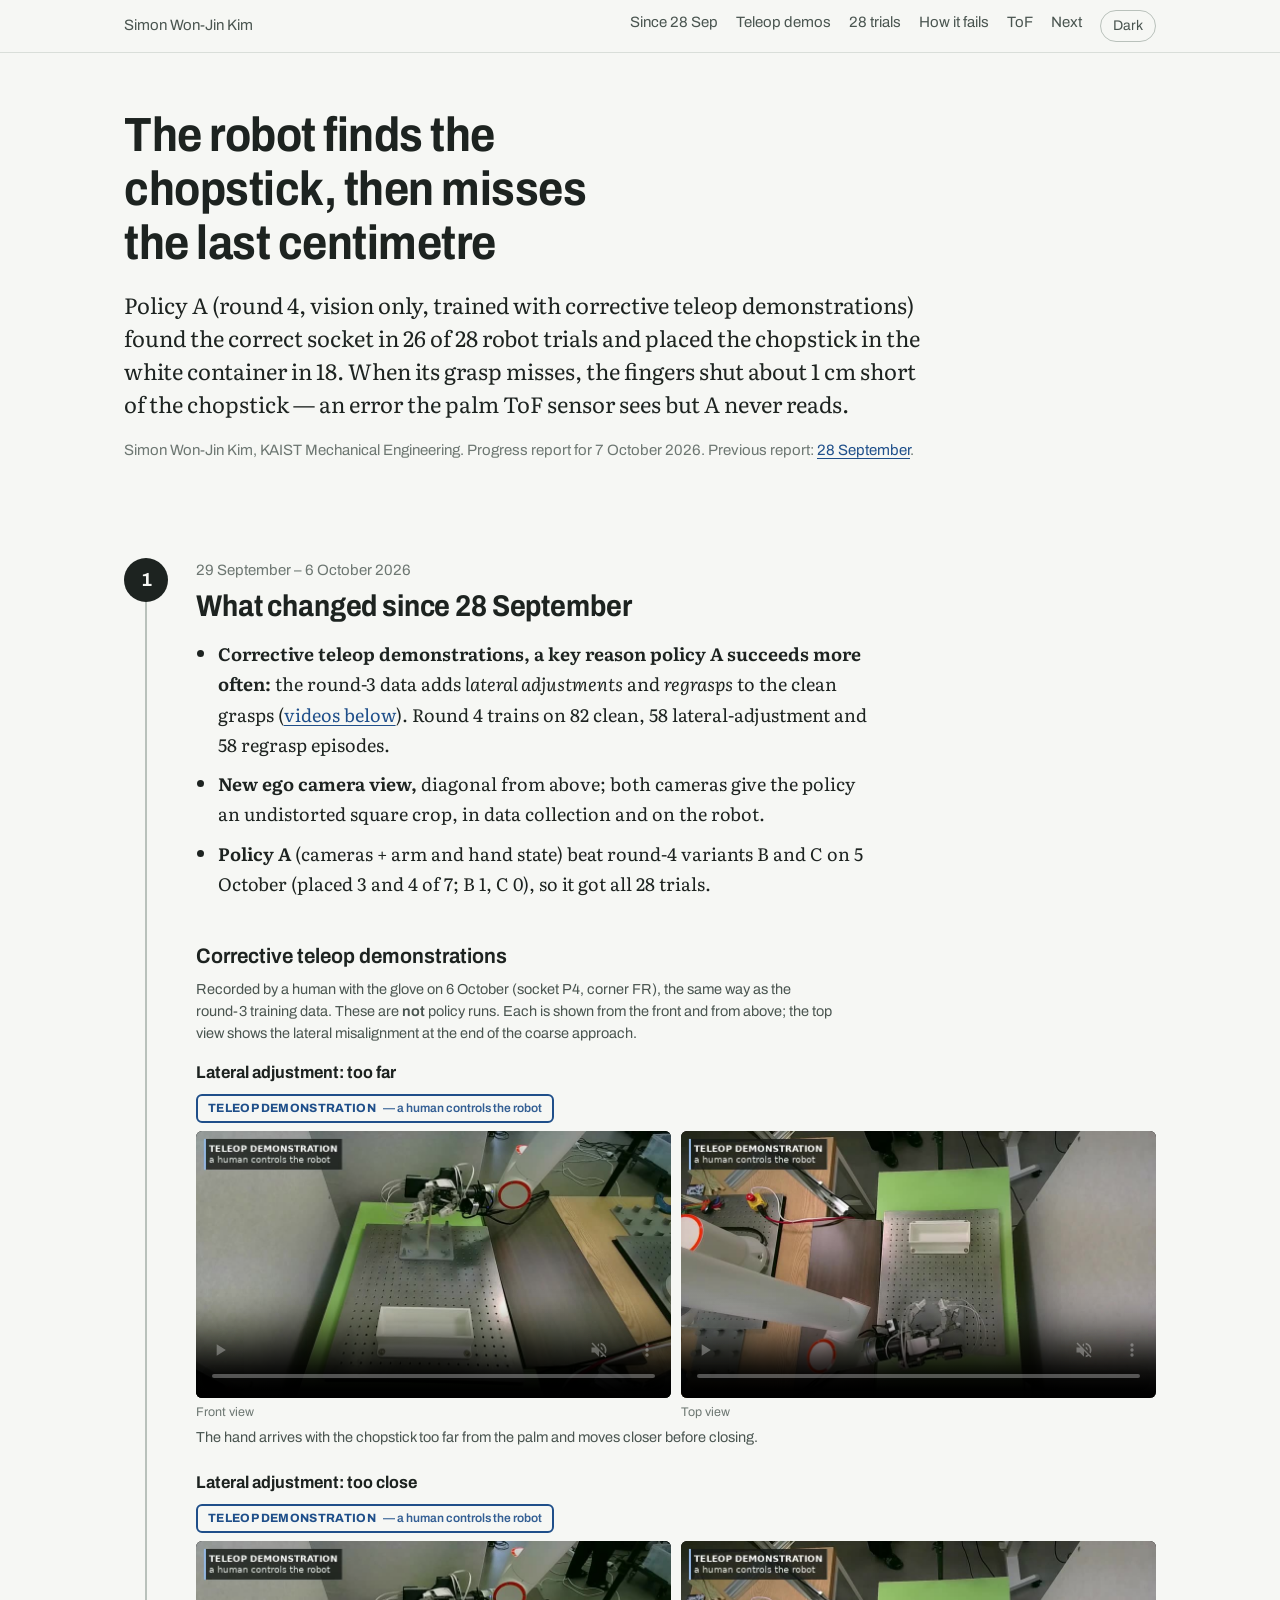
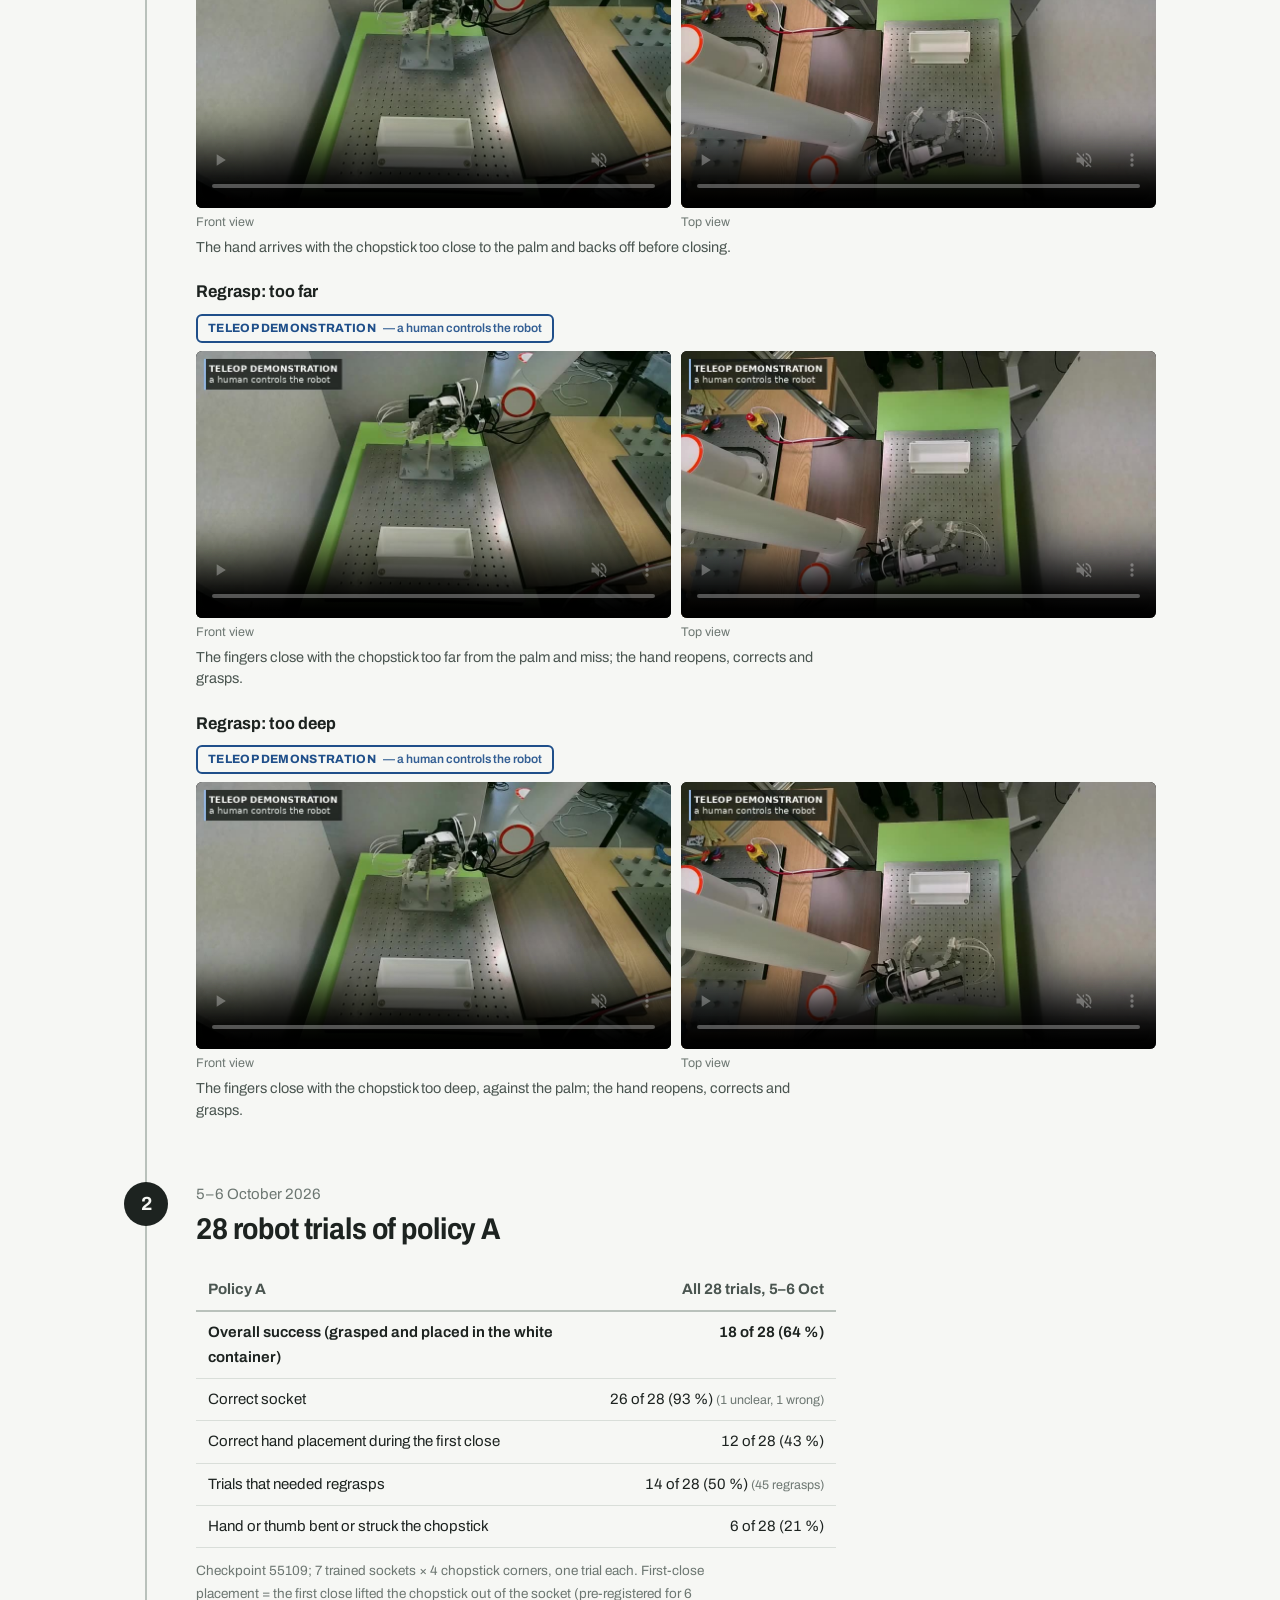
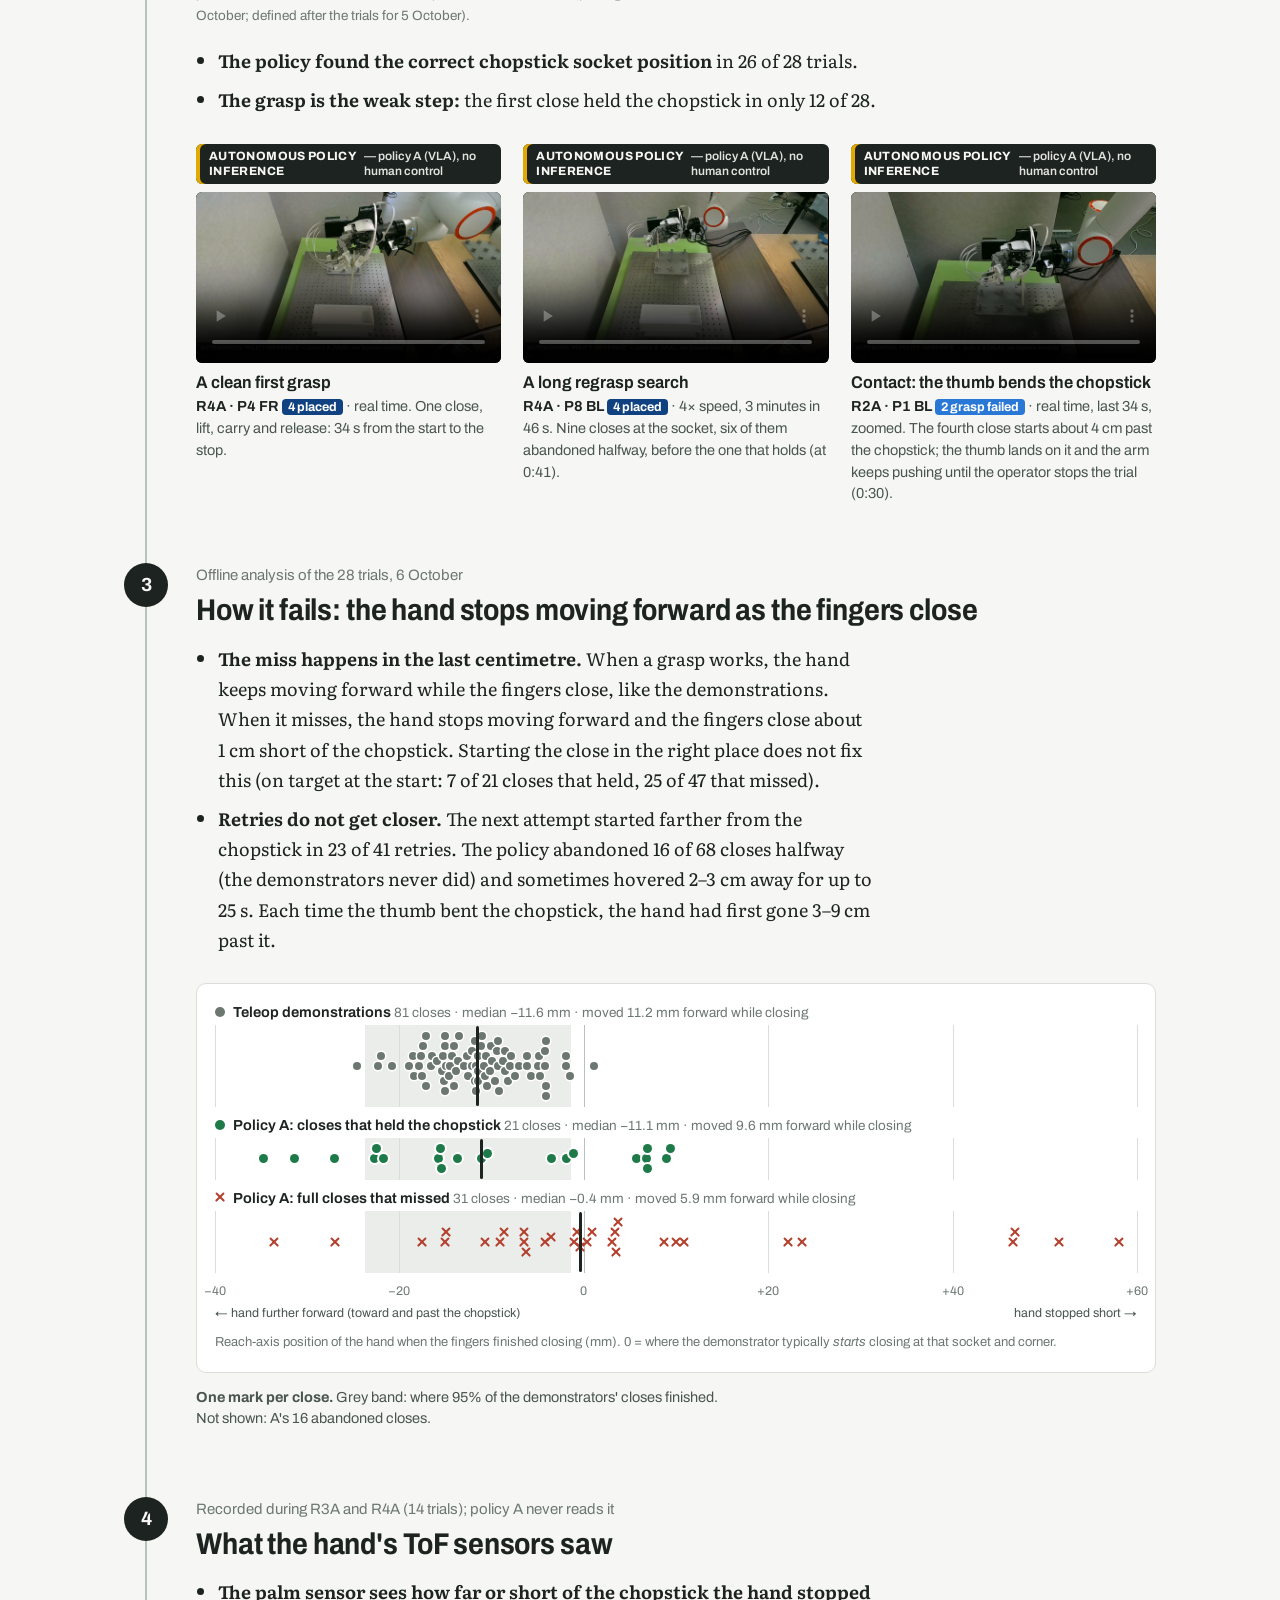
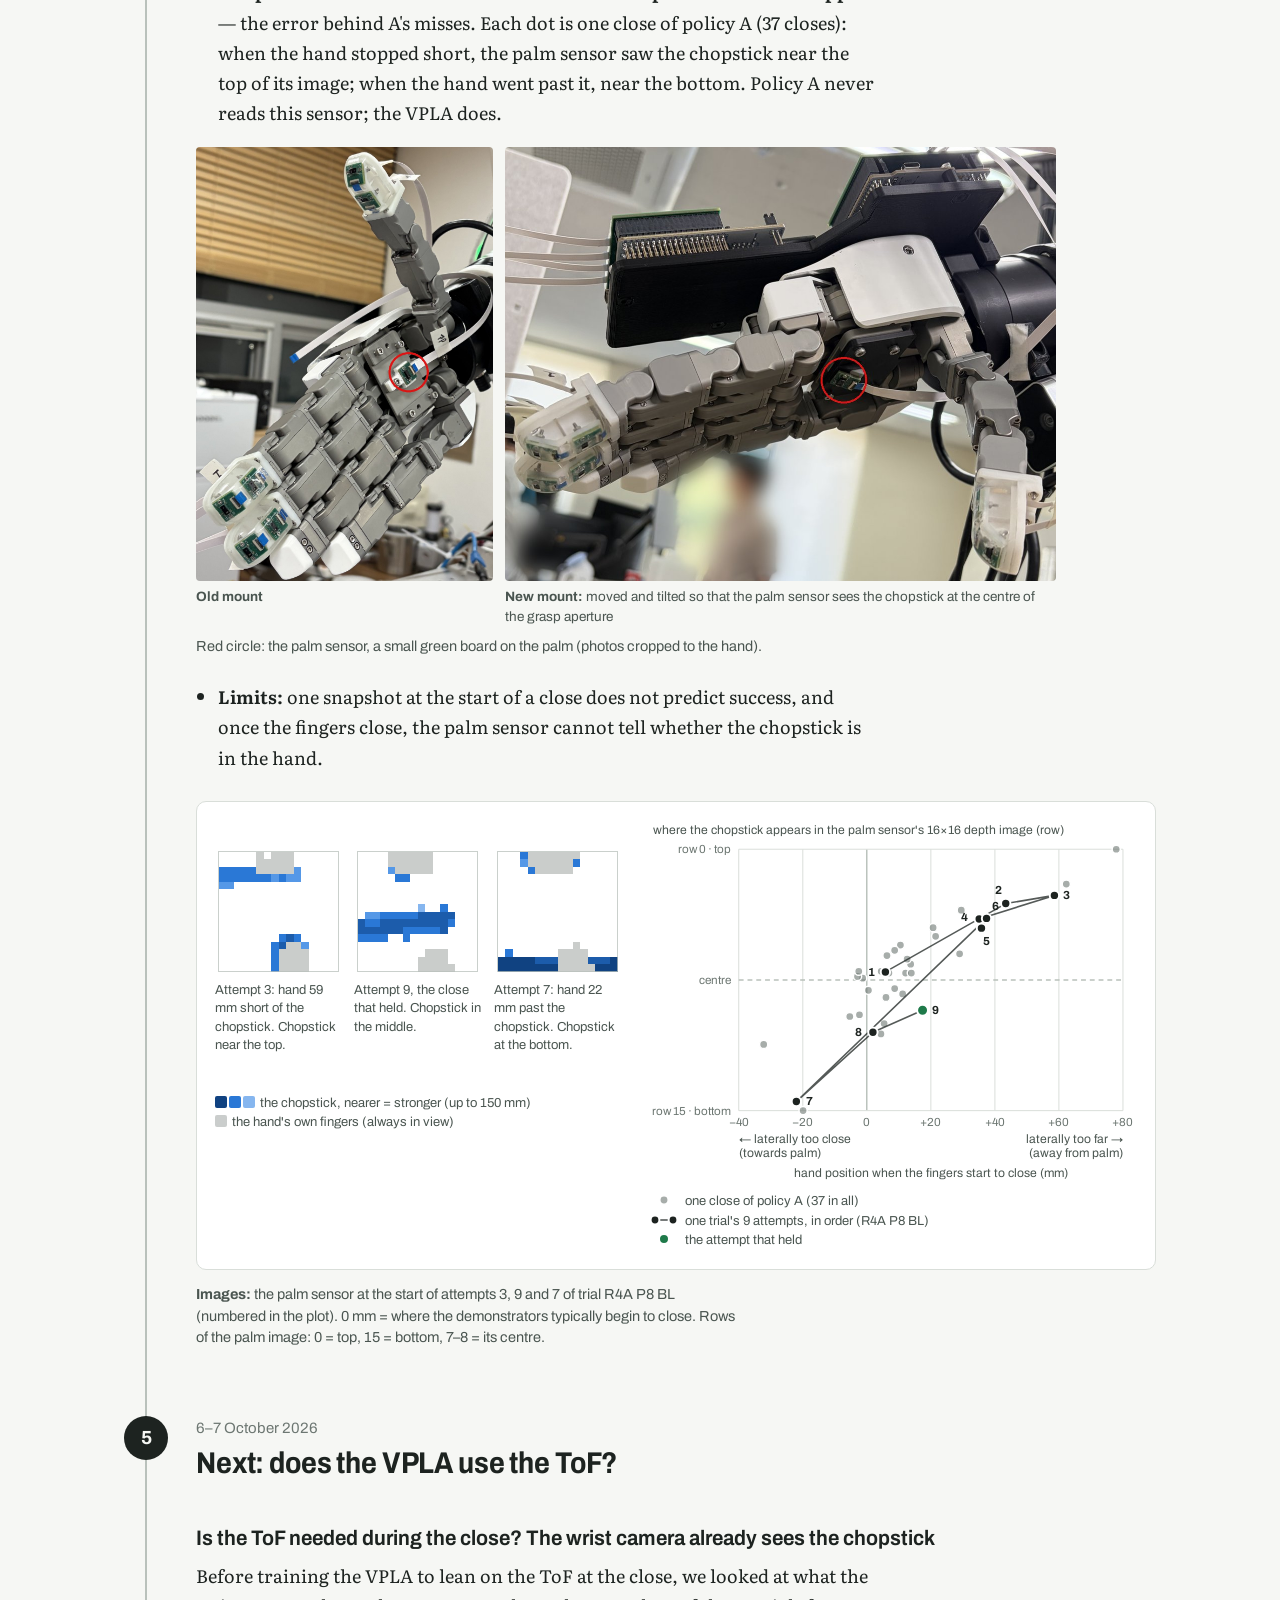
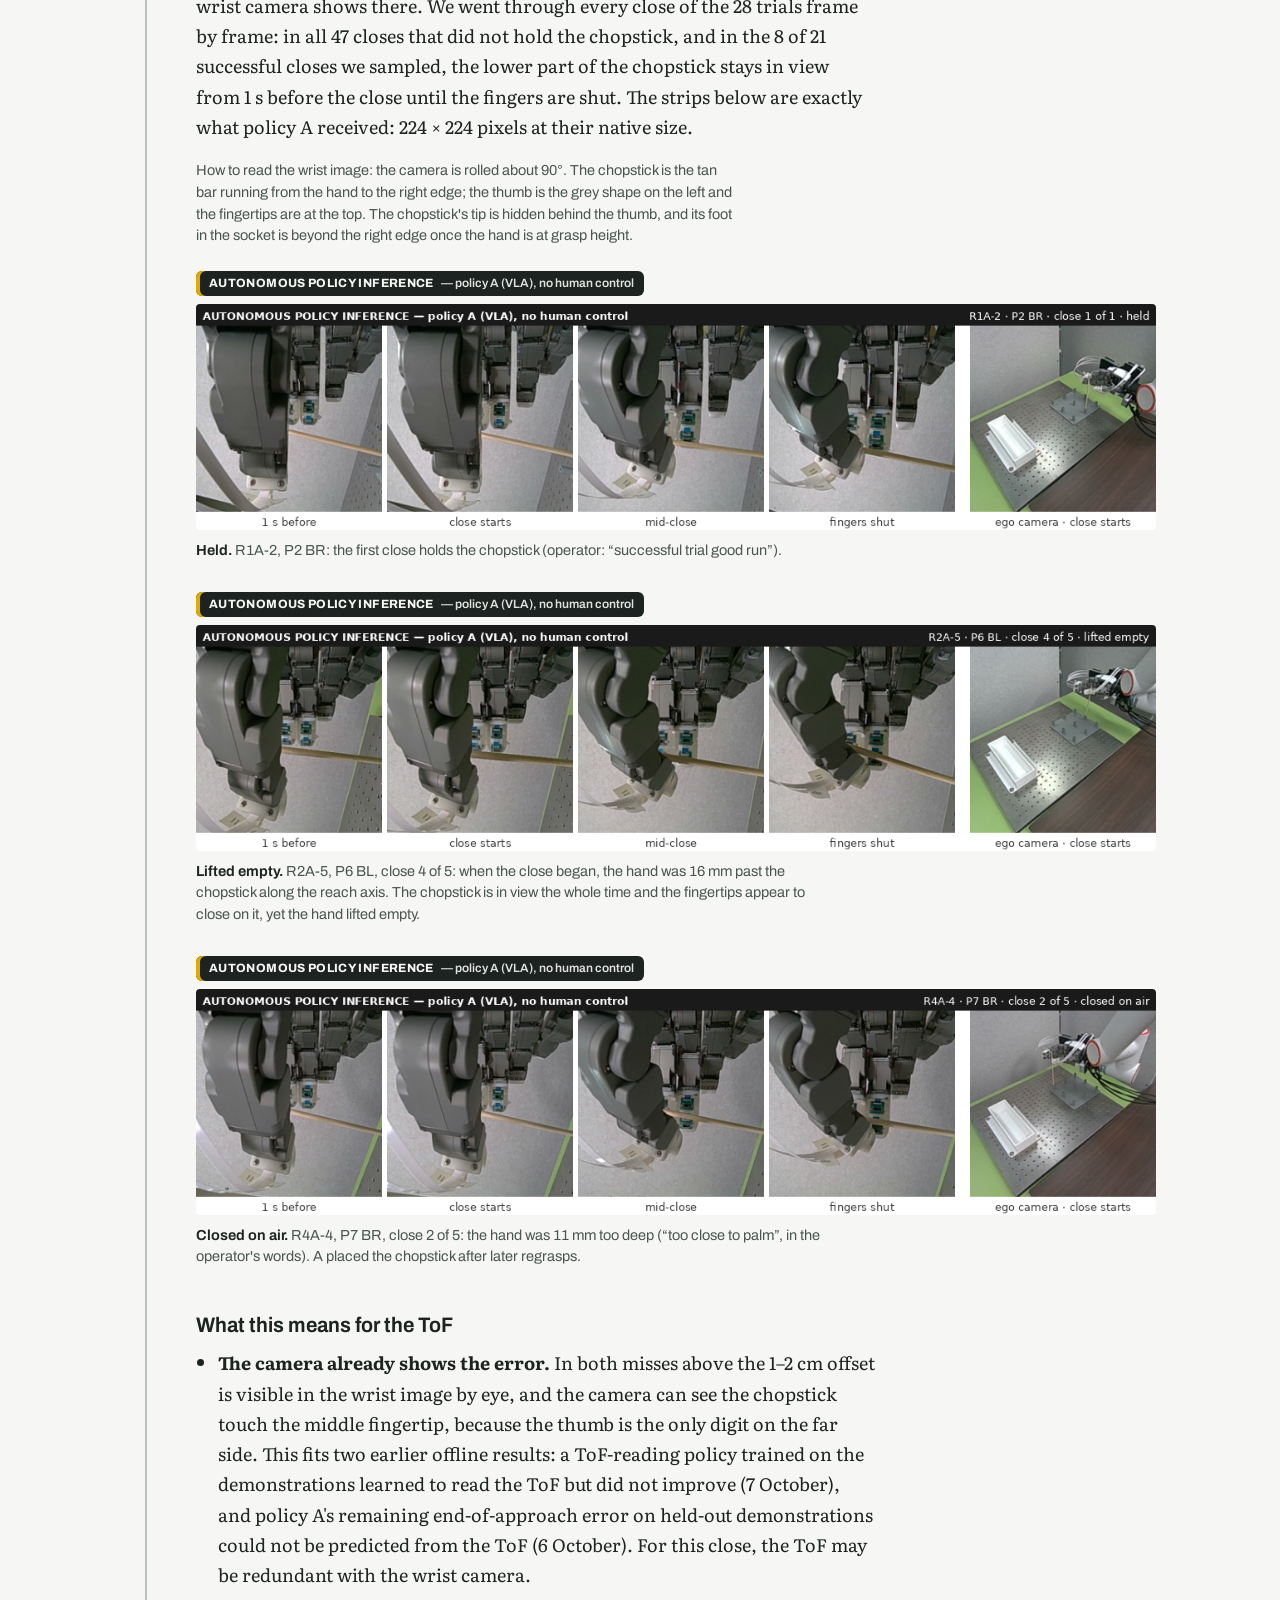
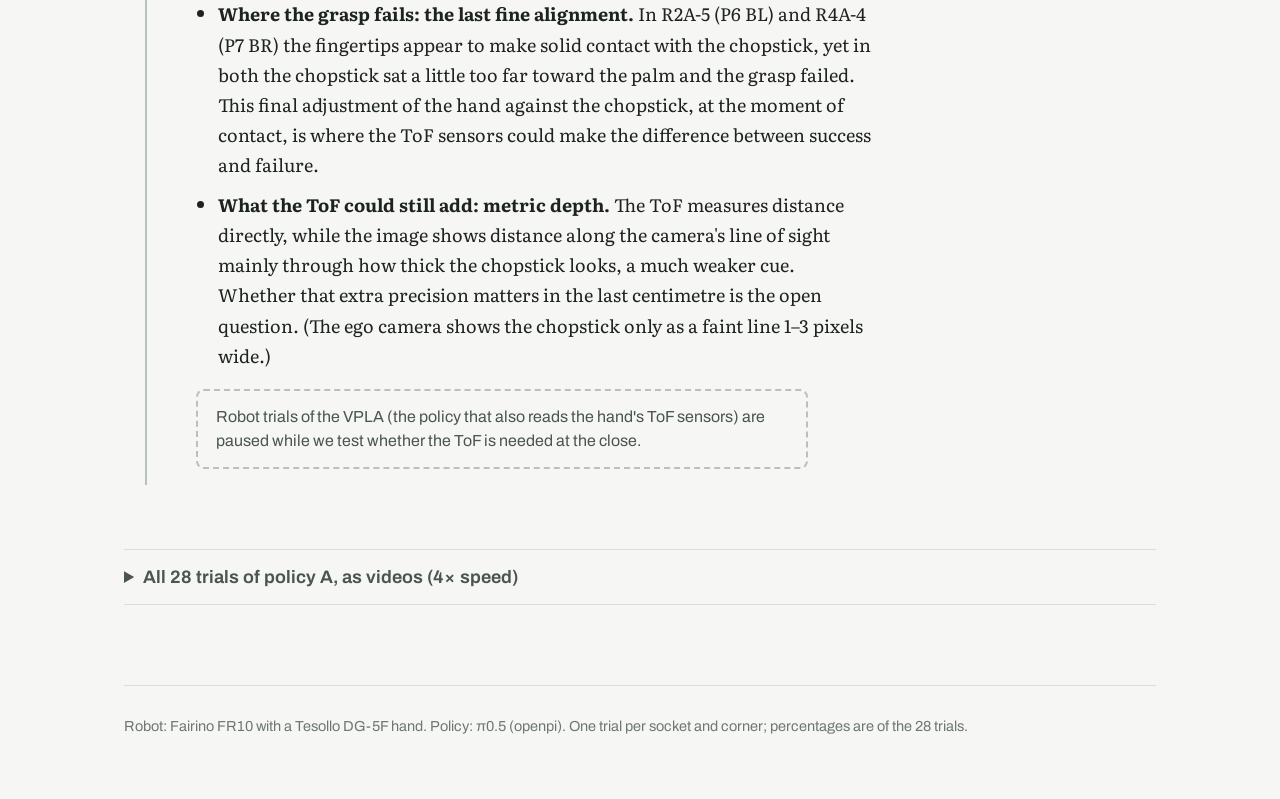
<file: report-2026-10-07.html>
<!DOCTYPE html>
<html lang="en">
<head>
<meta charset="utf-8">
<meta name="viewport" content="width=device-width, initial-scale=1">
<title>VPLA progress, 7 October</title>
<meta name="description" content="Progress report for 7 October 2026: the corrective teleop demonstrations, 28 robot trials of the round-4 vision-only policy A, how its grasps fail, what the hand's ToF sensors saw, and the VPLA trials that come next.">
<link rel="preconnect" href="https://fonts.googleapis.com">
<link rel="preconnect" href="https://fonts.gstatic.com" crossorigin>
<link href="https://fonts.googleapis.com/css2?family=Archivo:wdth,wght@62..125,400..800&family=Literata:ital,opsz,wght@0,7..72,400..700;1,7..72,400..700&display=swap" rel="stylesheet">
<link rel="stylesheet" href="style.css">
<style>
  /* ---- this report only (shared look comes from style.css) ---- */
  .dek.headline { color: var(--ink); font-size: 22px; max-width: 62ch; }
  .masthead .meta a { color: var(--link); }
  .step { padding-top: 52px; }
  .step-body { min-width: 0; }
  .step-head { margin-bottom: 16px; }
  .step-head h2 { font-size: 30px; }
  .step-body > .points { margin-top: 0; }

  /* who is driving the robot: never ambiguous */
  .badge { display: inline-flex; align-items: center; gap: 7px; font-family: var(--sans); font-size: 12px; font-weight: 750;
           letter-spacing: .03em; text-transform: uppercase; line-height: 1.25; padding: 5px 10px; border-radius: 6px; }
  .badge.auto { background: var(--ink); color: var(--paper); box-shadow: inset 4px 0 0 var(--policy); padding-left: 13px; }
  .badge.teleop { background: transparent; color: var(--link); border: 2px solid var(--link); }
  .badge small { font-weight: 600; text-transform: none; letter-spacing: 0; font-size: 12px; opacity: .9; }

  .hl { display: grid; grid-template-columns: repeat(3, minmax(0, 1fr)); gap: 22px; margin: 22px 0 6px; }
  .hl figure, .teleop-grid figure, .gallery figure { margin: 0; }
  .hl video, .teleop-grid video, .gallery video { width: 100%; height: auto; aspect-ratio: 16 / 9; display: block; background: #000; border-radius: 6px; }
  .hl .badge, .teleop-grid .badge { margin-bottom: 8px; }
  .hl h3, .teleop-grid h4 { font-size: 17px; margin: 10px 0 2px; font-stretch: 94%; }
  .teleop-grid h4 { margin: 0 0 8px; }
  .hl figcaption, .teleop-grid figcaption { margin-top: 4px; }

  .key { font-family: var(--sans); font-weight: 700; font-size: 12.5px; border-radius: 4px; padding: 1px 6px; white-space: nowrap; }
  .key.k4 { background: var(--stage-4); color: var(--stage-4-ink); } .key.k3 { background: var(--stage-3); color: var(--stage-3-ink); }
  .key.k2 { background: var(--stage-2); color: var(--stage-2-ink); } .key.k1 { background: var(--stage-1); color: var(--stage-1-ink); }
  .key.k0 { background: var(--stage-0); color: var(--stage-0-ink); }

  /* results table: one value column, fits a phone without sideways scrolling */
  table.results { width: 100%; min-width: 0; max-width: 640px; }
  table.results td.r { white-space: nowrap; width: 1%; }
  table.results td.r small { color: var(--ink-3); }
  table.results tr.total td { font-weight: 650; }
  @media (max-width: 640px) { table.results td.r small { display: block; } }
  .fn { font-family: var(--sans); font-size: 13.5px; color: var(--ink-3); margin: -10px 0 18px; max-width: 90ch; }

  /* strip plot: where the fingers finish closing */
  .sp { font-family: var(--sans); }
  .sp-row { margin: 0 0 8px; }
  .sp-label { margin: 0 0 2px; font-size: 14.5px; line-height: 1.4; color: var(--ink); }
  .sp-label b { font-weight: 650; }
  .sp-sub { color: var(--ink-3); font-size: 13.5px; white-space: normal; }
  .sp-key { position: relative; display: inline-block; width: 10px; height: 10px; margin-right: 8px; vertical-align: 0; }
  .sp-key.demo { background: var(--ink-3); border-radius: 50%; }
  .sp-key.held { background: var(--ok); border-radius: 50%; }
  .sp-track { position: relative; }
  .sp-band { position: absolute; top: 0; bottom: 0; background: var(--rule); opacity: .55; }
  .sp-grid, .sp-zero { position: absolute; top: 0; bottom: 0; width: 1px; background: var(--rule); }
  .sp-zero { background: var(--rule-strong); }
  .sp-med { position: absolute; top: 1px; bottom: 1px; width: 3px; margin-left: -1.5px; background: var(--ink); border-radius: 2px; z-index: 2; }
  .mk { position: absolute; width: 9px; height: 9px; margin: -4.5px 0 0 -4.5px; border-radius: 50%; z-index: 1; }
  .mk.demo { width: 8px; height: 8px; margin: -4px 0 0 -4px; background: var(--ink-3); box-shadow: 0 0 0 1.5px var(--surface); }
  .mk.held { background: var(--ok); box-shadow: 0 0 0 2px var(--surface); }
  .mk.miss, .sp-key.miss { border-radius: 0; }
  .mk.miss::before, .mk.miss::after, .sp-key.miss::before, .sp-key.miss::after {
    content: ""; position: absolute; left: -1.5px; top: 3.4px; width: 12px; height: 2.3px; background: var(--fail); border-radius: 1px; transform: rotate(45deg); }
  .mk.miss::after, .sp-key.miss::after { transform: rotate(-45deg); }
  .sp-axis { position: relative; height: 18px; margin-top: 4px; font-size: 12.5px; color: var(--ink-3); }
  .sp-axis span { position: absolute; transform: translateX(-50%); }
  .sp-dir { display: flex; justify-content: space-between; gap: 14px; font-size: 12.5px; color: var(--ink-2); margin-top: 4px; }
  .sp-dir span:last-child { text-align: right; }
  .sp-unit { font-size: 13px; color: var(--ink-3); margin: 8px 0 0; }

  /* ToF figure */
  .tof-fig { display: grid; grid-template-columns: minmax(0, 1fr) minmax(0, 1.2fr); gap: 28px; align-items: start; }
  .pg-row { display: grid; grid-template-columns: repeat(3, minmax(0, 1fr)); gap: 12px; }
  .pg-item figcaption { font-size: 13px; line-height: 1.4; margin-top: 6px; }
  .pgrid { width: 100%; height: auto; display: block; shape-rendering: crispEdges; }
  .pg-bg { fill: var(--surface); }
  .pg-frame { fill: none; stroke: var(--rule-strong); stroke-width: .1; }
  .pg-b4 { fill: var(--stage-4); background: var(--stage-4); } .pg-b3 { fill: var(--stage-3); background: var(--stage-3); }
  .pg-b2 { fill: var(--stage-2); background: var(--stage-2); } .pg-b1 { fill: var(--stage-1); background: var(--stage-1); }
  .pg-b0 { fill: var(--stage-0); background: var(--stage-0); }
  .pg-self { fill: var(--before); background: var(--before); opacity: .45; }
  .pg-legend { font-family: var(--sans); font-size: 13px; line-height: 1.5; color: var(--ink-2); margin: 12px 0 0; }
  .pg-sw { display: inline-block; width: 12px; height: 12px; vertical-align: -1px; border-radius: 2px; margin-right: 2px; }
  .pg-li { display: block; }
  .tof-scatter { width: 100%; max-width: 540px; height: auto; display: block; font-family: var(--sans); }
  .tof-scatter .grid { stroke: var(--rule); stroke-width: 1; }
  .tof-scatter .zero { stroke: var(--rule-strong); stroke-width: 1.5; }
  .tof-scatter .tick { font-size: 12px; fill: var(--ink-3); }
  .tof-scatter .axis { font-size: 12.5px; fill: var(--ink-2); }
  .tof-scatter .pt, .tsc-key .pt { fill: var(--ink-3); fill-opacity: .6; stroke: var(--surface); stroke-width: 1.5; }
  .tof-scatter .path, .tsc-key .path { fill: none; stroke: var(--ink); stroke-width: 1.6; stroke-linejoin: round; stroke-opacity: .75; }
  .tof-scatter .pth, .tsc-key .pth { fill: var(--ink); stroke: var(--surface); stroke-width: 2; }
  .tof-scatter .pth-held, .tsc-key .pth-held { fill: var(--ok); stroke: var(--surface); stroke-width: 2; }
  .tof-scatter .pnum { font-size: 12px; font-weight: 700; fill: var(--ink); }
  .tof-scatter circle:hover { stroke: var(--ink); }
  .tof-scatter .narrow { display: none; }
  @media (max-width: 640px) { .tof-scatter .narrow { display: inline; } }
  .tsc-legend { font-family: var(--sans); font-size: 13px; line-height: 1.5; color: var(--ink-2); margin: 8px 0 0; }
  .tsc-li { display: block; }
  .tsc-key { display: inline-block; vertical-align: -1px; margin-right: 6px; overflow: visible; }

  /* teleop demonstration slots */
  .teleop-grid { display: grid; grid-template-columns: repeat(2, minmax(0, 1fr)); gap: 24px 22px; margin: 18px 0 8px; }
  .teleop-grid.two-views { grid-template-columns: 1fr; }
  .tviews { display: grid; grid-template-columns: repeat(2, minmax(0, 1fr)); gap: 10px; }
  .tviews .vlab { display: block; font-family: var(--sans); font-size: 12.5px; color: var(--ink-3); margin-top: 4px; }
  @media (max-width: 640px) { .tviews { grid-template-columns: 1fr; } }
  .slot-ph { aspect-ratio: 16 / 7; display: grid; place-items: center; text-align: center; padding: 12px; border: 2px dashed var(--rule-strong);
             border-radius: 6px; font-family: var(--sans); font-size: 14px; color: var(--ink-3); background: var(--surface); }
  .slot-ph b { display: block; color: var(--ink-2); font-size: 15px; }
  [data-teleop] video { display: none; }
  [data-teleop].has-video video { display: block; }
  [data-teleop].has-video .slot-ph { display: none; }

  /* all-trials gallery */
  .gallery-block { margin: 6px 0 22px; }
  .gallery-block h3 { font-size: 17px; margin: 18px 0 10px; }
  .gallery { display: grid; grid-template-columns: repeat(auto-fill, minmax(min(100%, 250px), 1fr)); gap: 16px; }
  .gallery figcaption { font-size: 13.5px; margin-top: 5px; }
  .gallery .badge { font-size: 10.5px; padding: 3px 8px 3px 11px; margin-bottom: 6px; }
  .gallery .badge small { font-size: 10.5px; }
  .gallery figcaption .note { display: block; color: var(--ink-3); margin-top: 2px; }
  details.gallery-details > summary { font-size: 18px; }
  .appendix details.gallery-details { max-width: none; }

  /* placeholder until the VPLA robot trials are in */
  .next-ph { max-width: var(--measure); padding: 14px 18px; border: 2px dashed var(--rule-strong); border-radius: 8px;
             font-family: var(--sans); font-size: 16px; line-height: 1.5; color: var(--ink-2); }
  /* section 5: wrist-camera sequences at the close (exact 224 px policy input) */
  .wristseq { margin: 18px 0 24px; }
  .wristseq .badge { margin-bottom: 8px; }
  .wristseq img { display: block; width: 100%; max-width: 1156px; height: auto; border-radius: 4px; }
  /* section 4: old / new palm-sensor mount photos (equal heights: columns follow the aspect ratios) */
  .palm-mounts { margin: 6px 0 24px; max-width: 860px; }
  .palm-mounts .pm-grid { display: grid; grid-template-columns: 0.684fr 1.267fr; gap: 12px; align-items: start; }
  .palm-mounts img { display: block; width: 100%; height: auto; border-radius: 4px; }
  .palm-mounts .pm-cap { font-family: var(--sans); font-size: 13.5px; line-height: 1.45; color: var(--ink-2); margin: 6px 0 0; }
  @media (max-width: 640px) { .palm-mounts .pm-grid { grid-template-columns: 1fr; } }

  @media (max-width: 900px) { .hl { grid-template-columns: 1fr; max-width: 640px; } }
  @media (max-width: 760px) { .tof-fig { grid-template-columns: 1fr; } }
  @media (max-width: 640px) {
    .step { grid-template-columns: minmax(0, 1fr); }
    .tof-scatter .tick, .tof-scatter .pnum { font-size: 14.5px; }
    .tof-scatter .axis { font-size: 15px; }
    .tof-scatter .wide { display: none; }
    .dek.headline { font-size: 19px; }
    .step-head h2 { font-size: 25px; }
    .teleop-grid { grid-template-columns: 1fr; }
    .sp-dir { font-size: 12px; }
  }
</style>
</head>
<body>

<header class="topbar">
  <div class="page">
    <a href="./">Simon Won-Jin Kim</a>
    <nav aria-label="Sections">
      <a href="#since">Since 28 Sep</a>
      <a href="#teleop">Teleop demos</a>
      <a href="#trials">28 trials</a>
      <a href="#fails">How it fails</a>
      <a href="#tof">ToF</a>
      <a href="#next">Next</a>
      <button class="theme-toggle" type="button" id="theme-toggle" aria-label="Switch between light and dark theme">Dark</button>
    </nav>
  </div>
</header>

<main class="page">

  <div class="masthead">
    <h1>The robot finds the chopstick, then misses the last centimetre</h1>
    <p class="dek headline">Policy A (round 4, vision only, trained with corrective teleop demonstrations) found the correct socket in 26 of 28 robot trials and placed the chopstick in the white container in 18. When its grasp misses, the fingers shut about 1&nbsp;cm short of the chopstick — an error the palm ToF sensor sees but A never reads.</p>
    <p class="meta">Simon Won-Jin Kim, KAIST Mechanical Engineering. Progress report for 7 October 2026. Previous report: <a href="./">28 September</a>.</p>
  </div>

  <section class="step" id="since" aria-labelledby="since-h">
    <div><div class="marker" aria-hidden="true">1</div></div>
    <div class="step-body">
      <div class="step-head"><p class="when">29 September – 6 October 2026</p><h2 id="since-h">What changed since 28 September</h2></div>
      <ul class="points">
        <li><strong>Corrective teleop demonstrations, a key reason policy A succeeds more often:</strong> the round-3 data adds <em>lateral adjustments</em> and <em>regrasps</em> to the clean grasps (<a href="#teleop">videos below</a>). Round 4 trains on 82 clean, 58 lateral-adjustment and 58 regrasp episodes.</li>
        <li><strong>New ego camera view,</strong> diagonal from above; both cameras give the policy an undistorted square crop, in data collection and on the robot.</li>
        <li><strong>Policy A</strong> (cameras + arm and hand state) beat round-4 variants B and C on 5 October (placed 3 and 4 of 7; B 1, C 0), so it got all 28 trials.</li>
      </ul>

      <div id="teleop" class="teleop-block">
        <h3 id="teleop-h">Corrective teleop demonstrations</h3>
        <p class="fineprint">Recorded by a human with the glove on 6 October (socket P4, corner FR), the same way as the round-3 training data. These are <strong>not</strong> policy runs. Each is shown from the front and from above; the top view shows the lateral misalignment at the end of the coarse approach.</p>
        <div class="teleop-grid two-views">
          <figure>
            <h4>Lateral adjustment: too far</h4>
            <span class="badge teleop">Teleop demonstration <small>— a human controls the robot</small></span>
            <div class="tviews"><div><video controls muted playsinline preload="metadata" poster="media/teleop_lateral_too_far.jpg" src="media/teleop_lateral_too_far.mp4" aria-label="Teleop demonstration, a human controls the robot: Lateral adjustment: too far, front view"></video><span class="vlab">Front view</span></div><div><video controls muted playsinline preload="metadata" poster="media/teleop_lateral_too_far_top.jpg" src="media/teleop_lateral_too_far_top.mp4" aria-label="Teleop demonstration, a human controls the robot: Lateral adjustment: too far, top view"></video><span class="vlab">Top view</span></div></div>
            <figcaption>The hand arrives with the chopstick too far from the palm and moves closer before closing.</figcaption>
          </figure>
          <figure>
            <h4>Lateral adjustment: too close</h4>
            <span class="badge teleop">Teleop demonstration <small>— a human controls the robot</small></span>
            <div class="tviews"><div><video controls muted playsinline preload="metadata" poster="media/teleop_lateral_too_close.jpg" src="media/teleop_lateral_too_close.mp4" aria-label="Teleop demonstration, a human controls the robot: Lateral adjustment: too close, front view"></video><span class="vlab">Front view</span></div><div><video controls muted playsinline preload="metadata" poster="media/teleop_lateral_too_close_top.jpg" src="media/teleop_lateral_too_close_top.mp4" aria-label="Teleop demonstration, a human controls the robot: Lateral adjustment: too close, top view"></video><span class="vlab">Top view</span></div></div>
            <figcaption>The hand arrives with the chopstick too close to the palm and backs off before closing.</figcaption>
          </figure>
          <figure>
            <h4>Regrasp: too far</h4>
            <span class="badge teleop">Teleop demonstration <small>— a human controls the robot</small></span>
            <div class="tviews"><div><video controls muted playsinline preload="metadata" poster="media/teleop_regrasp_too_far.jpg" src="media/teleop_regrasp_too_far.mp4" aria-label="Teleop demonstration, a human controls the robot: Regrasp: too far, front view"></video><span class="vlab">Front view</span></div><div><video controls muted playsinline preload="metadata" poster="media/teleop_regrasp_too_far_top.jpg" src="media/teleop_regrasp_too_far_top.mp4" aria-label="Teleop demonstration, a human controls the robot: Regrasp: too far, top view"></video><span class="vlab">Top view</span></div></div>
            <figcaption>The fingers close with the chopstick too far from the palm and miss; the hand reopens, corrects and grasps.</figcaption>
          </figure>
          <figure>
            <h4>Regrasp: too deep</h4>
            <span class="badge teleop">Teleop demonstration <small>— a human controls the robot</small></span>
            <div class="tviews"><div><video controls muted playsinline preload="metadata" poster="media/teleop_regrasp_too_deep.jpg" src="media/teleop_regrasp_too_deep.mp4" aria-label="Teleop demonstration, a human controls the robot: Regrasp: too deep, front view"></video><span class="vlab">Front view</span></div><div><video controls muted playsinline preload="metadata" poster="media/teleop_regrasp_too_deep_top.jpg" src="media/teleop_regrasp_too_deep_top.mp4" aria-label="Teleop demonstration, a human controls the robot: Regrasp: too deep, top view"></video><span class="vlab">Top view</span></div></div>
            <figcaption>The fingers close with the chopstick too deep, against the palm; the hand reopens, corrects and grasps.</figcaption>
          </figure>
        </div>
      </div>
    </div>
  </section>

  <section class="step" id="trials" aria-labelledby="trials-h">
    <div><div class="marker" aria-hidden="true">2</div></div>
    <div class="step-body">
      <div class="step-head"><p class="when">5–6 October 2026</p><h2 id="trials-h">28 robot trials of policy A</h2></div>
      <div class="table-wrap">
        <table class="results">
          <thead>
            <tr><th>Policy A</th><th class="r">All 28 trials, 5–6&nbsp;Oct</th></tr>
          </thead>
          <tbody>
            <tr class="total"><td class="m">Overall success (grasped and placed in the white container)</td><td class="r">18 of 28 (64&nbsp;%)</td></tr>
            <tr><td class="m">Correct socket</td><td class="r">26 of 28 (93&nbsp;%) <small>(1 unclear, 1 wrong)</small></td></tr>
            <tr><td class="m">Correct hand placement during the first close</td><td class="r">12 of 28 (43&nbsp;%)</td></tr>
            <tr><td class="m">Trials that needed regrasps</td><td class="r">14 of 28 (50&nbsp;%) <small>(45 regrasps)</small></td></tr>
            <tr><td class="m">Hand or thumb bent or struck the chopstick</td><td class="r">6 of 28 (21&nbsp;%)</td></tr>
          </tbody>
        </table>
      </div>
      <p class="fn">Checkpoint 55109; 7 trained sockets × 4 chopstick corners, one trial each. First-close placement = the first close lifted the chopstick out of the socket (pre-registered for 6 October; defined after the trials for 5 October).</p>
      <ul class="points">
        <li><strong>The policy found the correct chopstick socket position</strong> in 26 of 28 trials.</li>
        <li><strong>The grasp is the weak step:</strong> the first close held the chopstick in only 12 of 28.</li>
      </ul>
      <div class="hl">
        <figure>
          <span class="badge auto">Autonomous policy inference <small>— policy A (VLA), no human control</small></span>
          <video controls muted playsinline preload="metadata" poster="media/r4A_hl_clean.jpg" src="media/r4A_hl_clean.mp4" aria-label="Autonomous policy inference, policy A, no human control: trial R4A P4 FR, a clean first grasp, real time"></video>
          <h3>A clean first grasp</h3>
          <figcaption><b>R4A · P4 FR</b> <span class="key k4">4 placed</span> · real time. One close, lift, carry and release: 34&nbsp;s from the start to the stop.</figcaption>
        </figure>
        <figure>
          <span class="badge auto">Autonomous policy inference <small>— policy A (VLA), no human control</small></span>
          <video controls muted playsinline preload="metadata" poster="media/r4A_hl_search.jpg" src="media/r4A_hl_search.mp4" aria-label="Autonomous policy inference, policy A, no human control: trial R4A P8 BL, a long regrasp search at 4 times speed"></video>
          <h3>A long regrasp search</h3>
          <figcaption><b>R4A · P8 BL</b> <span class="key k4">4 placed</span> · 4× speed, 3 minutes in 46&nbsp;s. Nine closes at the socket, six of them abandoned halfway, before the one that holds (at 0:41).</figcaption>
        </figure>
        <figure>
          <span class="badge auto">Autonomous policy inference <small>— policy A (VLA), no human control</small></span>
          <video controls muted playsinline preload="metadata" poster="media/r4A_hl_contact.jpg" src="media/r4A_hl_contact.mp4" aria-label="Autonomous policy inference, policy A, no human control: trial R2A P1 BL, the thumb bends the chopstick, real time, zoomed"></video>
          <h3>Contact: the thumb bends the chopstick</h3>
          <figcaption><b>R2A · P1 BL</b> <span class="key k2">2 grasp failed</span> · real time, last 34&nbsp;s, zoomed. The fourth close starts about 4&nbsp;cm past the chopstick; the thumb lands on it and the arm keeps pushing until the operator stops the trial (0:30).</figcaption>
        </figure>
      </div>

    </div>
  </section>

  <section class="step" id="fails" aria-labelledby="fails-h">
    <div><div class="marker" aria-hidden="true">3</div></div>
    <div class="step-body">
      <div class="step-head"><p class="when">Offline analysis of the 28 trials, 6 October</p><h2 id="fails-h">How it fails: the hand stops moving forward as the fingers close</h2></div>
      <ul class="points">
        <li><strong>The miss happens in the last centimetre.</strong> When a grasp works, the hand keeps moving forward while the fingers close, like the demonstrations. When it misses, the hand stops moving forward and the fingers close about 1&nbsp;cm short of the chopstick. Starting the close in the right place does not fix this (on target at the start: 7 of 21 closes that held, 25 of 47 that missed).</li>
        <li><strong>Retries do not get closer.</strong> The next attempt started farther from the chopstick in 23 of 41 retries. The policy abandoned 16 of 68 closes halfway (the demonstrators never did) and sometimes hovered 2–3&nbsp;cm away for up to 25&nbsp;s. Each time the thumb bent the chopstick, the hand had first gone 3–9&nbsp;cm past it.</li>
      </ul>
      <figure class="plate">
<div class="sp" role="img" aria-label="Strip plot: where the fingers finished closing along the reach axis. Teleop demonstrations median −11.6 mm; policy A closes that held median −11.1 mm; policy A full closes that missed median −0.4 mm, about 10 mm short.">
<div class="sp-row sp-demo">
<p class="sp-label"><span class="sp-key demo" aria-hidden="true"></span><b>Teleop demonstrations</b> <span class="sp-sub">81 closes · median −11.6 mm · moved 11.2 mm forward while closing</span></p>
<div class="sp-track" style="height:82px">
<span class="sp-band" style="left:16.26%;width:22.39%"></span>
<span class="sp-grid" style="left:0.00%"></span>
<span class="sp-grid" style="left:20.00%"></span>
<span class="sp-zero" style="left:40.00%"></span>
<span class="sp-grid" style="left:60.00%"></span>
<span class="sp-grid" style="left:80.00%"></span>
<span class="sp-grid" style="left:100.00%"></span>
<span class="sp-med" style="left:28.42%" title="median −11.6 mm"></span>
<span class="mk demo" style="left:15.40%;top:calc(50% + 0px)" title="Teleop demo, P3 FR: fingers shut at −24.6 mm"></span>
<span class="mk demo" style="left:17.71%;top:calc(50% + 0px)" title="Teleop demo, P2 FR: fingers shut at −22.3 mm"></span>
<span class="mk demo" style="left:18.01%;top:calc(50% + -10px)" title="Teleop demo, P4 FR: fingers shut at −22.0 mm"></span>
<span class="mk demo" style="left:19.16%;top:calc(50% + 0px)" title="Teleop demo, P4 FL: fingers shut at −20.8 mm"></span>
<span class="mk demo" style="left:21.09%;top:calc(50% + 0px)" title="Teleop demo, P1 FR: fingers shut at −18.9 mm"></span>
<span class="mk demo" style="left:21.45%;top:calc(50% + -10px)" title="Teleop demo, P1 FR: fingers shut at −18.5 mm"></span>
<span class="mk demo" style="left:21.53%;top:calc(50% + 10px)" title="Teleop demo, P6 FR: fingers shut at −18.5 mm"></span>
<span class="mk demo" style="left:22.16%;top:calc(50% + 0px)" title="Teleop demo, P8 FL: fingers shut at −17.8 mm"></span>
<span class="mk demo" style="left:22.35%;top:calc(50% + -10px)" title="Teleop demo, P4 FL: fingers shut at −17.6 mm"></span>
<span class="mk demo" style="left:22.40%;top:calc(50% + 10px)" title="Teleop demo, P4 FR: fingers shut at −17.6 mm"></span>
<span class="mk demo" style="left:22.59%;top:calc(50% + -20px)" title="Teleop demo, P6 BR: fingers shut at −17.4 mm"></span>
<span class="mk demo" style="left:22.85%;top:calc(50% + 20px)" title="Teleop demo, P3 FR: fingers shut at −17.1 mm"></span>
<span class="mk demo" style="left:22.88%;top:calc(50% + -30px)" title="Teleop demo, P8 BL: fingers shut at −17.1 mm"></span>
<span class="mk demo" style="left:23.43%;top:calc(50% + 0px)" title="Teleop demo, P1 BL: fingers shut at −16.6 mm"></span>
<span class="mk demo" style="left:23.50%;top:calc(50% + -10px)" title="Teleop demo, P2 FR: fingers shut at −16.5 mm"></span>
<span class="mk demo" style="left:24.10%;top:calc(50% + -5px)" title="Teleop demo, P3 BL: fingers shut at −15.9 mm"></span>
<span class="mk demo" style="left:24.63%;top:calc(50% + 5px)" title="Teleop demo, P6 FR: fingers shut at −15.4 mm"></span>
<span class="mk demo" style="left:24.76%;top:calc(50% + -10px)" title="Teleop demo, P1 FL: fingers shut at −15.2 mm"></span>
<span class="mk demo" style="left:24.80%;top:calc(50% + 15px)" title="Teleop demo, P6 FR: fingers shut at −15.2 mm"></span>
<span class="mk demo" style="left:24.90%;top:calc(50% + -20px)" title="Teleop demo, P4 FR: fingers shut at −15.1 mm"></span>
<span class="mk demo" style="left:24.91%;top:calc(50% + 25px)" title="Teleop demo, P7 FR: fingers shut at −15.1 mm"></span>
<span class="mk demo" style="left:24.99%;top:calc(50% + -30px)" title="Teleop demo, P2 BL: fingers shut at −15.0 mm"></span>
<span class="mk demo" style="left:25.07%;top:calc(50% + 0px)" title="Teleop demo, P1 BL: fingers shut at −14.9 mm"></span>
<span class="mk demo" style="left:25.39%;top:calc(50% + 10px)" title="Teleop demo, P8 FR: fingers shut at −14.6 mm"></span>
<span class="mk demo" style="left:25.44%;top:calc(50% + 0px)" title="Teleop demo, P1 FR: fingers shut at −14.6 mm"></span>
<span class="mk demo" style="left:25.70%;top:calc(50% + -10px)" title="Teleop demo, P2 BR: fingers shut at −14.3 mm"></span>
<span class="mk demo" style="left:25.87%;top:calc(50% + -20px)" title="Teleop demo, P3 FL: fingers shut at −14.1 mm"></span>
<span class="mk demo" style="left:25.90%;top:calc(50% + 20px)" title="Teleop demo, P6 FL: fingers shut at −14.1 mm"></span>
<span class="mk demo" style="left:26.18%;top:calc(50% + 5px)" title="Teleop demo, P2 FL: fingers shut at −13.8 mm"></span>
<span class="mk demo" style="left:26.31%;top:calc(50% + -5px)" title="Teleop demo, P3 BR: fingers shut at −13.7 mm"></span>
<span class="mk demo" style="left:26.42%;top:calc(50% + -30px)" title="Teleop demo, P7 FL: fingers shut at −13.6 mm"></span>
<span class="mk demo" style="left:26.99%;top:calc(50% + 0px)" title="Teleop demo, P8 FL: fingers shut at −13.0 mm"></span>
<span class="mk demo" style="left:27.33%;top:calc(50% + -10px)" title="Teleop demo, P4 FL: fingers shut at −12.7 mm"></span>
<span class="mk demo" style="left:27.39%;top:calc(50% + 10px)" title="Teleop demo, P3 BL: fingers shut at −12.6 mm"></span>
<span class="mk demo" style="left:27.89%;top:calc(50% + 0px)" title="Teleop demo, P6 BR: fingers shut at −12.1 mm"></span>
<span class="mk demo" style="left:27.91%;top:calc(50% + -15px)" title="Teleop demo, P3 FL: fingers shut at −12.1 mm"></span>
<span class="mk demo" style="left:28.15%;top:calc(50% + 15px)" title="Teleop demo, P8 FR: fingers shut at −11.8 mm"></span>
<span class="mk demo" style="left:28.18%;top:calc(50% + -25px)" title="Teleop demo, P4 BL: fingers shut at −11.8 mm"></span>
<span class="mk demo" style="left:28.34%;top:calc(50% + 25px)" title="Teleop demo, P2 FL: fingers shut at −11.7 mm"></span>
<span class="mk demo" style="left:28.34%;top:calc(50% + 0px)" title="Teleop demo, P1 FL: fingers shut at −11.7 mm"></span>
<span class="mk demo" style="left:28.42%;top:calc(50% + -10px)" title="Teleop demo, P7 BR: fingers shut at −11.6 mm"></span>
<span class="mk demo" style="left:28.53%;top:calc(50% + 5px)" title="Teleop demo, P6 BL: fingers shut at −11.5 mm"></span>
<span class="mk demo" style="left:28.54%;top:calc(50% + -10px)" title="Teleop demo, P1 BL: fingers shut at −11.5 mm"></span>
<span class="mk demo" style="left:28.55%;top:calc(50% + 15px)" title="Teleop demo, P7 BR: fingers shut at −11.5 mm"></span>
<span class="mk demo" style="left:28.86%;top:calc(50% + -20px)" title="Teleop demo, P4 BL: fingers shut at −11.1 mm"></span>
<span class="mk demo" style="left:29.01%;top:calc(50% + -30px)" title="Teleop demo, P7 FL: fingers shut at −11.0 mm"></span>
<span class="mk demo" style="left:29.17%;top:calc(50% + 0px)" title="Teleop demo, P4 BL: fingers shut at −10.8 mm"></span>
<span class="mk demo" style="left:29.26%;top:calc(50% + 10px)" title="Teleop demo, P3 FR: fingers shut at −10.7 mm"></span>
<span class="mk demo" style="left:29.42%;top:calc(50% + -10px)" title="Teleop demo, P4 BR: fingers shut at −10.6 mm"></span>
<span class="mk demo" style="left:29.46%;top:calc(50% + 20px)" title="Teleop demo, P1 FL: fingers shut at −10.5 mm"></span>
<span class="mk demo" style="left:29.87%;top:calc(50% + 5px)" title="Teleop demo, P3 BR: fingers shut at −10.1 mm"></span>
<span class="mk demo" style="left:29.98%;top:calc(50% + -20px)" title="Teleop demo, P7 BL: fingers shut at −10.0 mm"></span>
<span class="mk demo" style="left:30.01%;top:calc(50% + -5px)" title="Teleop demo, P8 BL: fingers shut at −10.0 mm"></span>
<span class="mk demo" style="left:30.38%;top:calc(50% + 15px)" title="Teleop demo, P6 FL: fingers shut at −9.6 mm"></span>
<span class="mk demo" style="left:30.57%;top:calc(50% + -15px)" title="Teleop demo, P1 BR: fingers shut at −9.4 mm"></span>
<span class="mk demo" style="left:30.66%;top:calc(50% + 0px)" title="Teleop demo, P2 FR: fingers shut at −9.3 mm"></span>
<span class="mk demo" style="left:30.67%;top:calc(50% + -25px)" title="Teleop demo, P7 FR: fingers shut at −9.3 mm"></span>
<span class="mk demo" style="left:30.75%;top:calc(50% + 25px)" title="Teleop demo, P8 BR: fingers shut at −9.3 mm"></span>
<span class="mk demo" style="left:31.24%;top:calc(50% + -5px)" title="Teleop demo, P1 BR: fingers shut at −8.8 mm"></span>
<span class="mk demo" style="left:31.41%;top:calc(50% + 5px)" title="Teleop demo, P8 FR: fingers shut at −8.6 mm"></span>
<span class="mk demo" style="left:31.46%;top:calc(50% + -15px)" title="Teleop demo, P7 FR: fingers shut at −8.5 mm"></span>
<span class="mk demo" style="left:31.75%;top:calc(50% + 15px)" title="Teleop demo, P2 BL: fingers shut at −8.2 mm"></span>
<span class="mk demo" style="left:31.98%;top:calc(50% + 0px)" title="Teleop demo, P2 FL: fingers shut at −8.0 mm"></span>
<span class="mk demo" style="left:32.05%;top:calc(50% + -10px)" title="Teleop demo, P4 BR: fingers shut at −8.0 mm"></span>
<span class="mk demo" style="left:32.52%;top:calc(50% + 10px)" title="Teleop demo, P6 FL: fingers shut at −7.5 mm"></span>
<span class="mk demo" style="left:32.96%;top:calc(50% + 0px)" title="Teleop demo, P7 BL: fingers shut at −7.0 mm"></span>
<span class="mk demo" style="left:33.88%;top:calc(50% + 0px)" title="Teleop demo, P6 BL: fingers shut at −6.1 mm"></span>
<span class="mk demo" style="left:33.89%;top:calc(50% + -10px)" title="Teleop demo, P8 BL: fingers shut at −6.1 mm"></span>
<span class="mk demo" style="left:34.30%;top:calc(50% + 10px)" title="Teleop demo, P7 BL: fingers shut at −5.7 mm"></span>
<span class="mk demo" style="left:34.99%;top:calc(50% + 0px)" title="Teleop demo, P1 BR: fingers shut at −5.0 mm"></span>
<span class="mk demo" style="left:35.15%;top:calc(50% + -10px)" title="Teleop demo, P2 BR: fingers shut at −4.8 mm"></span>
<span class="mk demo" style="left:35.28%;top:calc(50% + 10px)" title="Teleop demo, P3 BR: fingers shut at −4.7 mm"></span>
<span class="mk demo" style="left:35.80%;top:calc(50% + 0px)" title="Teleop demo, P2 BL: fingers shut at −4.2 mm"></span>
<span class="mk demo" style="left:35.81%;top:calc(50% + -15px)" title="Teleop demo, P7 BR: fingers shut at −4.2 mm"></span>
<span class="mk demo" style="left:35.85%;top:calc(50% + 20px)" title="Teleop demo, P6 BR: fingers shut at −4.2 mm"></span>
<span class="mk demo" style="left:35.87%;top:calc(50% + -25px)" title="Teleop demo, P2 BR: fingers shut at −4.1 mm"></span>
<span class="mk demo" style="left:35.95%;top:calc(50% + 30px)" title="Teleop demo, P4 BR: fingers shut at −4.1 mm"></span>
<span class="mk demo" style="left:38.02%;top:calc(50% + 0px)" title="Teleop demo, P6 BL: fingers shut at −2.0 mm"></span>
<span class="mk demo" style="left:38.05%;top:calc(50% + -10px)" title="Teleop demo, P8 BR: fingers shut at −1.9 mm"></span>
<span class="mk demo" style="left:38.54%;top:calc(50% + 10px)" title="Teleop demo, P3 BL: fingers shut at −1.5 mm"></span>
<span class="mk demo" style="left:41.06%;top:calc(50% + 0px)" title="Teleop demo, P8 BR: fingers shut at +1.1 mm"></span>
</div></div>
<div class="sp-row sp-held">
<p class="sp-label"><span class="sp-key held" aria-hidden="true"></span><b>Policy A: closes that held the chopstick</b> <span class="sp-sub">21 closes · median −11.1 mm · moved 9.6 mm forward while closing</span></p>
<div class="sp-track" style="height:42px">
<span class="sp-band" style="left:16.26%;width:22.39%"></span>
<span class="sp-grid" style="left:0.00%"></span>
<span class="sp-grid" style="left:20.00%"></span>
<span class="sp-zero" style="left:40.00%"></span>
<span class="sp-grid" style="left:60.00%"></span>
<span class="sp-grid" style="left:80.00%"></span>
<span class="sp-grid" style="left:100.00%"></span>
<span class="sp-med" style="left:28.95%" title="median −11.1 mm"></span>
<span class="mk held" style="left:5.23%;top:calc(50% + 0px)" title="Policy A, R3A P8 FR, close 3 (held): fingers shut at −34.8 mm"></span>
<span class="mk held" style="left:8.64%;top:calc(50% + 0px)" title="Policy A, R1A P7 FL, close 5 (held): fingers shut at −31.4 mm"></span>
<span class="mk held" style="left:12.93%;top:calc(50% + 0px)" title="Policy A, R1A P1 FR, close 1 (held): fingers shut at −27.1 mm"></span>
<span class="mk held" style="left:17.34%;top:calc(50% + 0px)" title="Policy A, R1A P3 FL, close 1 (held): fingers shut at −22.7 mm"></span>
<span class="mk held" style="left:17.51%;top:calc(50% + -10px)" title="Policy A, R3A P2 FR, close 2 (held): fingers shut at −22.5 mm"></span>
<span class="mk held" style="left:18.29%;top:calc(50% + 0px)" title="Policy A, R2A P2 FL, close 6 (held): fingers shut at −21.7 mm"></span>
<span class="mk held" style="left:24.21%;top:calc(50% + 0px)" title="Policy A, R4A P1 FL, close 1 (held): fingers shut at −15.8 mm"></span>
<span class="mk held" style="left:24.43%;top:calc(50% + -10px)" title="Policy A, R2A P8 FL, close 1 (held): fingers shut at −15.6 mm"></span>
<span class="mk held" style="left:24.60%;top:calc(50% + 10px)" title="Policy A, R4A P4 FR, close 1 (held): fingers shut at −15.4 mm"></span>
<span class="mk held" style="left:26.34%;top:calc(50% + 0px)" title="Policy A, R2A P3 FR, close 1 (held): fingers shut at −13.7 mm"></span>
<span class="mk held" style="left:28.95%;top:calc(50% + 0px)" title="Policy A, R3A P6 BR, close 1 (held): fingers shut at −11.1 mm"></span>
<span class="mk held" style="left:29.54%;top:calc(50% + -5px)" title="Policy A, R4A P3 BR, close 1 (held): fingers shut at −10.5 mm"></span>
<span class="mk held" style="left:36.53%;top:calc(50% + 0px)" title="Policy A, R3A P3 BL, close 1 (held): fingers shut at −3.5 mm"></span>
<span class="mk held" style="left:38.12%;top:calc(50% + 0px)" title="Policy A, R1A P8 BR, close 2 (held): fingers shut at −1.9 mm"></span>
<span class="mk held" style="left:38.84%;top:calc(50% + -5px)" title="Policy A, R4A P2 BL, close 6 (held): fingers shut at −1.2 mm"></span>
<span class="mk held" style="left:45.72%;top:calc(50% + 0px)" title="Policy A, R3A P1 BR, close 1 (held): fingers shut at +5.7 mm"></span>
<span class="mk held" style="left:46.81%;top:calc(50% + 0px)" title="Policy A, R4A P7 BR, close 5 (held): fingers shut at +6.8 mm"></span>
<span class="mk held" style="left:46.86%;top:calc(50% + -10px)" title="Policy A, R3A P7 BL, close 3 (held): fingers shut at +6.9 mm"></span>
<span class="mk held" style="left:46.95%;top:calc(50% + 10px)" title="Policy A, R1A P2 BR, close 1 (held): fingers shut at +7.0 mm"></span>
<span class="mk held" style="left:48.99%;top:calc(50% + 0px)" title="Policy A, R4A P8 BL, close 9 (held): fingers shut at +9.0 mm"></span>
<span class="mk held" style="left:49.44%;top:calc(50% + -10px)" title="Policy A, R1A P4 BL, close 1 (held): fingers shut at +9.4 mm"></span>
</div></div>
<div class="sp-row sp-miss">
<p class="sp-label"><span class="sp-key miss" aria-hidden="true"></span><b>Policy A: full closes that missed</b> <span class="sp-sub">31 closes · median −0.4 mm · moved 5.9 mm forward while closing</span></p>
<div class="sp-track" style="height:62px">
<span class="sp-band" style="left:16.26%;width:22.39%"></span>
<span class="sp-grid" style="left:0.00%"></span>
<span class="sp-grid" style="left:20.00%"></span>
<span class="sp-zero" style="left:40.00%"></span>
<span class="sp-grid" style="left:60.00%"></span>
<span class="sp-grid" style="left:80.00%"></span>
<span class="sp-grid" style="left:100.00%"></span>
<span class="sp-med" style="left:39.59%" title="median −0.4 mm"></span>
<span class="mk miss" style="left:6.37%;top:calc(50% + 0px)" title="Policy A, R2A P6 BL, close 5 (still closed when stopped): fingers shut at −33.6 mm"></span>
<span class="mk miss" style="left:13.01%;top:calc(50% + 0px)" title="Policy A, R2A P1 BL, close 3 (lifted empty): fingers shut at −27.0 mm"></span>
<span class="mk miss" style="left:22.47%;top:calc(50% + 0px)" title="Policy A, R2A P2 FL, close 4 (reopened empty at the site): fingers shut at −17.5 mm"></span>
<span class="mk miss" style="left:24.96%;top:calc(50% + 0px)" title="Policy A, R2A P2 FL, close 2 (lifted empty): fingers shut at −15.0 mm"></span>
<span class="mk miss" style="left:25.09%;top:calc(50% + -10px)" title="Policy A, R2A P6 BL, close 4 (lifted empty): fingers shut at −14.9 mm"></span>
<span class="mk miss" style="left:29.26%;top:calc(50% + 0px)" title="Policy A, R2A P1 BL, close 1 (lifted empty): fingers shut at −10.7 mm"></span>
<span class="mk miss" style="left:30.86%;top:calc(50% + 0px)" title="Policy A, R4A P7 BR, close 1 (reopened empty at the site): fingers shut at −9.1 mm"></span>
<span class="mk miss" style="left:31.39%;top:calc(50% + -10px)" title="Policy A, R3A P2 FR, close 1 (reopened empty at the site): fingers shut at −8.6 mm"></span>
<span class="mk miss" style="left:33.49%;top:calc(50% + 0px)" title="Policy A, R4A P8 BL, close 8 (reopened empty at the site): fingers shut at −6.5 mm"></span>
<span class="mk miss" style="left:33.56%;top:calc(50% + -10px)" title="Policy A, R2A P2 FL, close 1 (reopened empty at the site): fingers shut at −6.4 mm"></span>
<span class="mk miss" style="left:33.76%;top:calc(50% + 10px)" title="Policy A, R4A P2 BL, close 2 (lifted empty): fingers shut at −6.2 mm"></span>
<span class="mk miss" style="left:35.84%;top:calc(50% + 0px)" title="Policy A, R4A P2 BL, close 5 (reopened empty at the site): fingers shut at −4.2 mm"></span>
<span class="mk miss" style="left:36.49%;top:calc(50% + -5px)" title="Policy A, R1A P7 FL, close 4 (lifted empty): fingers shut at −3.5 mm"></span>
<span class="mk miss" style="left:38.93%;top:calc(50% + 0px)" title="Policy A, R1A P7 FL, close 2 (reopened empty at the site): fingers shut at −1.1 mm"></span>
<span class="mk miss" style="left:39.25%;top:calc(50% + -10px)" title="Policy A, R2A P6 BL, close 3 (lifted empty): fingers shut at −0.7 mm"></span>
<span class="mk miss" style="left:39.59%;top:calc(50% + 5px)" title="Policy A, R4A P7 BR, close 2 (reopened empty at the site): fingers shut at −0.4 mm"></span>
<span class="mk miss" style="left:40.40%;top:calc(50% + 0px)" title="Policy A, R4A P7 BR, close 3 (lifted empty): fingers shut at +0.4 mm"></span>
<span class="mk miss" style="left:40.86%;top:calc(50% + -10px)" title="Policy A, R2A P1 BL, close 2 (reopened empty at the site): fingers shut at +0.9 mm"></span>
<span class="mk miss" style="left:43.10%;top:calc(50% + 0px)" title="Policy A, R1A P7 FL, close 3 (lifted empty): fingers shut at +3.1 mm"></span>
<span class="mk miss" style="left:43.40%;top:calc(50% + -10px)" title="Policy A, R4A P7 BR, close 4 (reopened empty at the site): fingers shut at +3.4 mm"></span>
<span class="mk miss" style="left:43.54%;top:calc(50% + 10px)" title="Policy A, R3A P4 FL, close 1 (lifted empty): fingers shut at +3.5 mm"></span>
<span class="mk miss" style="left:43.76%;top:calc(50% + -20px)" title="Policy A, R3A P7 BL, close 1 (reopened empty at the site): fingers shut at +3.8 mm"></span>
<span class="mk miss" style="left:48.66%;top:calc(50% + 0px)" title="Policy A, R2A P6 BL, close 2 (reopened empty at the site): fingers shut at +8.7 mm"></span>
<span class="mk miss" style="left:49.96%;top:calc(50% + 0px)" title="Policy A, R2A P4 BR, close 1 (lifted empty): fingers shut at +10.0 mm"></span>
<span class="mk miss" style="left:50.84%;top:calc(50% + 0px)" title="Policy A, R1A P6 FR, close 1 (lifted empty): fingers shut at +10.8 mm"></span>
<span class="mk miss" style="left:62.18%;top:calc(50% + 0px)" title="Policy A, R3A P7 BL, close 2 (lifted empty): fingers shut at +22.2 mm"></span>
<span class="mk miss" style="left:63.70%;top:calc(50% + 0px)" title="Policy A, R4A P8 BL, close 2 (reopened empty at the site): fingers shut at +23.7 mm"></span>
<span class="mk miss" style="left:86.50%;top:calc(50% + 0px)" title="Policy A, R2A P6 BL, close 1 (lifted empty): fingers shut at +46.5 mm"></span>
<span class="mk miss" style="left:86.72%;top:calc(50% + -10px)" title="Policy A, R4A P6 FL, close 1 (lifted empty): fingers shut at +46.7 mm"></span>
<span class="mk miss" style="left:91.56%;top:calc(50% + 0px)" title="Policy A, R4A P6 FL, close 2 (lifted empty): fingers shut at +51.6 mm"></span>
<span class="mk miss" style="left:98.02%;top:calc(50% + 0px)" title="Policy A, R2A P4 BR, close 2 (lifted empty): fingers shut at +58.0 mm"></span>
</div></div>
<div class="sp-axis" aria-hidden="true">
<span style="left:0.00%">−40</span>
<span style="left:20.00%">−20</span>
<span style="left:40.00%">0</span>
<span style="left:60.00%">+20</span>
<span style="left:80.00%">+40</span>
<span style="left:100.00%">+60</span>
</div>
<div class="sp-dir" aria-hidden="true"><span>← hand further forward (toward and past the chopstick)</span><span>hand stopped short →</span></div>
<p class="sp-unit">Reach-axis position of the hand when the fingers finished closing (mm). 0 = where the demonstrator typically <em>starts</em> closing at that socket and corner.</p>
</div>
      </figure>
      <p class="fineprint" style="margin-top:-14px"><b>One mark per close.</b> Grey band: where 95% of the demonstrators' closes finished. Not shown: A's 16 abandoned closes.</p>

    </div>
  </section>

  <section class="step" id="tof" aria-labelledby="tof-h">
    <div><div class="marker" aria-hidden="true">4</div></div>
    <div class="step-body">
      <div class="step-head"><p class="when">Recorded during R3A and R4A (14 trials); policy A never reads it</p><h2 id="tof-h">What the hand's ToF sensors saw</h2></div>
      <ul class="points">
        <li><strong>The palm sensor sees how far or short of the chopstick the hand stopped</strong> — the error behind A's misses. Each dot is one close of policy A (37 closes): when the hand stopped short, the palm sensor saw the chopstick near the top of its image; when the hand went past it, near the bottom. Policy A never reads this sensor; the VPLA does.</li>
      </ul>
      <figure class="palm-mounts">
        <div class="pm-grid">
          <div><img src="media/palm-mount-old.jpg" width="1100" height="1608" loading="lazy" alt="The DG-5F hand with the old palm-sensor mount: the small green palm sensor board sits flat on the palm."><p class="pm-cap"><b>Old mount</b></p></div>
          <div><img src="media/palm-mount-new.jpg" width="1100" height="868" loading="lazy" alt="The DG-5F hand with the new palm-sensor mount: the palm sensor board is moved and tilted toward the space between the thumb and the fingers."><p class="pm-cap"><b>New mount:</b> moved and tilted so that the palm sensor sees the chopstick at the centre of the grasp aperture</p></div>
        </div>
        <figcaption>Red circle: the palm sensor, a small green board on the palm (photos cropped to the hand).</figcaption>
      </figure>
      <ul class="points">
        <li><strong>Limits:</strong> one snapshot at the start of a close does not predict success, and once the fingers close, the palm sensor cannot tell whether the chopstick is in the hand.</li>
      </ul>
      <figure class="plate">
<div class="tof-fig">
<div class="pg-wrap"><div class="pg-row"><figure class="pg-item"><svg class="pgrid" viewBox="-0.5 -0.5 17 17" role="img" aria-label="Attempt 3: hand 59 mm short of the chopstick. Chopstick near the top."><rect x="-0.5" y="-0.5" width="17" height="17" class="pg-bg"/><rect x="5" y="0" width="1" height="1" class="pg-self"/><rect x="7" y="0" width="1" height="1" class="pg-self"/><rect x="8" y="0" width="1" height="1" class="pg-self"/><rect x="9" y="0" width="1" height="1" class="pg-self"/><rect x="5" y="1" width="1" height="1" class="pg-self"/><rect x="6" y="1" width="1" height="1" class="pg-self"/><rect x="7" y="1" width="1" height="1" class="pg-self"/><rect x="8" y="1" width="1" height="1" class="pg-self"/><rect x="9" y="1" width="1" height="1" class="pg-self"/><rect x="0" y="2" width="1" height="1" class="pg-b2"><title>row 2, column 0: 98 mm</title></rect><rect x="1" y="2" width="1" height="1" class="pg-b2"><title>row 2, column 1: 96 mm</title></rect><rect x="2" y="2" width="1" height="1" class="pg-b2"><title>row 2, column 2: 98 mm</title></rect><rect x="3" y="2" width="1" height="1" class="pg-b2"><title>row 2, column 3: 97 mm</title></rect><rect x="4" y="2" width="1" height="1" class="pg-b2"><title>row 2, column 4: 96 mm</title></rect><rect x="5" y="2" width="1" height="1" class="pg-self"/><rect x="6" y="2" width="1" height="1" class="pg-self"/><rect x="7" y="2" width="1" height="1" class="pg-self"/><rect x="8" y="2" width="1" height="1" class="pg-self"/><rect x="9" y="2" width="1" height="1" class="pg-self"/><rect x="10" y="2" width="1" height="1" class="pg-b1"><title>row 2, column 10: 101 mm</title></rect><rect x="0" y="3" width="1" height="1" class="pg-b2"><title>row 3, column 0: 94 mm</title></rect><rect x="1" y="3" width="1" height="1" class="pg-b2"><title>row 3, column 1: 96 mm</title></rect><rect x="2" y="3" width="1" height="1" class="pg-b2"><title>row 3, column 2: 94 mm</title></rect><rect x="3" y="3" width="1" height="1" class="pg-b2"><title>row 3, column 3: 97 mm</title></rect><rect x="4" y="3" width="1" height="1" class="pg-b2"><title>row 3, column 4: 98 mm</title></rect><rect x="5" y="3" width="1" height="1" class="pg-b2"><title>row 3, column 5: 98 mm</title></rect><rect x="6" y="3" width="1" height="1" class="pg-b2"><title>row 3, column 6: 97 mm</title></rect><rect x="7" y="3" width="1" height="1" class="pg-b1"><title>row 3, column 7: 102 mm</title></rect><rect x="8" y="3" width="1" height="1" class="pg-b2"><title>row 3, column 8: 100 mm</title></rect><rect x="9" y="3" width="1" height="1" class="pg-b1"><title>row 3, column 9: 102 mm</title></rect><rect x="10" y="3" width="1" height="1" class="pg-b1"><title>row 3, column 10: 102 mm</title></rect><rect x="0" y="4" width="1" height="1" class="pg-b1"><title>row 4, column 0: 104 mm</title></rect><rect x="1" y="4" width="1" height="1" class="pg-b1"><title>row 4, column 1: 119 mm</title></rect><rect x="8" y="11" width="1" height="1" class="pg-b2"><title>row 11, column 8: 85 mm</title></rect><rect x="9" y="11" width="1" height="1" class="pg-b3"><title>row 11, column 9: 79 mm</title></rect><rect x="10" y="11" width="1" height="1" class="pg-b2"><title>row 11, column 10: 94 mm</title></rect><rect x="7" y="12" width="1" height="1" class="pg-b2"><title>row 12, column 7: 86 mm</title></rect><rect x="8" y="12" width="1" height="1" class="pg-b3"><title>row 12, column 8: 79 mm</title></rect><rect x="9" y="12" width="1" height="1" class="pg-self"/><rect x="10" y="12" width="1" height="1" class="pg-self"/><rect x="11" y="12" width="1" height="1" class="pg-b1"><title>row 12, column 11: 100 mm</title></rect><rect x="7" y="13" width="1" height="1" class="pg-b2"><title>row 13, column 7: 89 mm</title></rect><rect x="8" y="13" width="1" height="1" class="pg-self"/><rect x="9" y="13" width="1" height="1" class="pg-self"/><rect x="10" y="13" width="1" height="1" class="pg-self"/><rect x="11" y="13" width="1" height="1" class="pg-self"/><rect x="7" y="14" width="1" height="1" class="pg-b2"><title>row 14, column 7: 88 mm</title></rect><rect x="8" y="14" width="1" height="1" class="pg-self"/><rect x="9" y="14" width="1" height="1" class="pg-self"/><rect x="10" y="14" width="1" height="1" class="pg-self"/><rect x="11" y="14" width="1" height="1" class="pg-self"/><rect x="7" y="15" width="1" height="1" class="pg-b2"><title>row 15, column 7: 84 mm</title></rect><rect x="8" y="15" width="1" height="1" class="pg-self"/><rect x="9" y="15" width="1" height="1" class="pg-self"/><rect x="10" y="15" width="1" height="1" class="pg-self"/><rect x="11" y="15" width="1" height="1" class="pg-self"/><rect x="0" y="0" width="16" height="16" class="pg-frame"/></svg><figcaption>Attempt 3: hand 59 mm short of the chopstick. Chopstick near the top.</figcaption></figure><figure class="pg-item"><svg class="pgrid" viewBox="-0.5 -0.5 17 17" role="img" aria-label="Attempt 9, the close that held. Chopstick in the middle."><rect x="-0.5" y="-0.5" width="17" height="17" class="pg-bg"/><rect x="4" y="0" width="1" height="1" class="pg-self"/><rect x="5" y="0" width="1" height="1" class="pg-self"/><rect x="6" y="0" width="1" height="1" class="pg-self"/><rect x="7" y="0" width="1" height="1" class="pg-self"/><rect x="8" y="0" width="1" height="1" class="pg-self"/><rect x="9" y="0" width="1" height="1" class="pg-self"/><rect x="4" y="1" width="1" height="1" class="pg-self"/><rect x="5" y="1" width="1" height="1" class="pg-self"/><rect x="6" y="1" width="1" height="1" class="pg-self"/><rect x="7" y="1" width="1" height="1" class="pg-self"/><rect x="8" y="1" width="1" height="1" class="pg-self"/><rect x="9" y="1" width="1" height="1" class="pg-self"/><rect x="4" y="2" width="1" height="1" class="pg-b1"><title>row 2, column 4: 100 mm</title></rect><rect x="5" y="2" width="1" height="1" class="pg-self"/><rect x="6" y="2" width="1" height="1" class="pg-self"/><rect x="7" y="2" width="1" height="1" class="pg-self"/><rect x="8" y="2" width="1" height="1" class="pg-self"/><rect x="9" y="2" width="1" height="1" class="pg-self"/><rect x="5" y="3" width="1" height="1" class="pg-b2"><title>row 3, column 5: 100 mm</title></rect><rect x="6" y="3" width="1" height="1" class="pg-b2"><title>row 3, column 6: 100 mm</title></rect><rect x="8" y="7" width="1" height="1" class="pg-b0"><title>row 7, column 8: 143 mm</title></rect><rect x="11" y="7" width="1" height="1" class="pg-b2"><title>row 7, column 11: 96 mm</title></rect><rect x="1" y="8" width="1" height="1" class="pg-b1"><title>row 8, column 1: 107 mm</title></rect><rect x="2" y="8" width="1" height="1" class="pg-b1"><title>row 8, column 2: 108 mm</title></rect><rect x="3" y="8" width="1" height="1" class="pg-b2"><title>row 8, column 3: 93 mm</title></rect><rect x="4" y="8" width="1" height="1" class="pg-b2"><title>row 8, column 4: 100 mm</title></rect><rect x="5" y="8" width="1" height="1" class="pg-b2"><title>row 8, column 5: 95 mm</title></rect><rect x="6" y="8" width="1" height="1" class="pg-b2"><title>row 8, column 6: 89 mm</title></rect><rect x="7" y="8" width="1" height="1" class="pg-b2"><title>row 8, column 7: 84 mm</title></rect><rect x="8" y="8" width="1" height="1" class="pg-b3"><title>row 8, column 8: 77 mm</title></rect><rect x="9" y="8" width="1" height="1" class="pg-b3"><title>row 8, column 9: 79 mm</title></rect><rect x="10" y="8" width="1" height="1" class="pg-b3"><title>row 8, column 10: 80 mm</title></rect><rect x="11" y="8" width="1" height="1" class="pg-b3"><title>row 8, column 11: 78 mm</title></rect><rect x="12" y="8" width="1" height="1" class="pg-b3"><title>row 8, column 12: 76 mm</title></rect><rect x="0" y="9" width="1" height="1" class="pg-b3"><title>row 9, column 0: 80 mm</title></rect><rect x="1" y="9" width="1" height="1" class="pg-b2"><title>row 9, column 1: 81 mm</title></rect><rect x="2" y="9" width="1" height="1" class="pg-b2"><title>row 9, column 2: 81 mm</title></rect><rect x="3" y="9" width="1" height="1" class="pg-b3"><title>row 9, column 3: 79 mm</title></rect><rect x="4" y="9" width="1" height="1" class="pg-b3"><title>row 9, column 4: 77 mm</title></rect><rect x="5" y="9" width="1" height="1" class="pg-b3"><title>row 9, column 5: 77 mm</title></rect><rect x="6" y="9" width="1" height="1" class="pg-b3"><title>row 9, column 6: 76 mm</title></rect><rect x="7" y="9" width="1" height="1" class="pg-b3"><title>row 9, column 7: 75 mm</title></rect><rect x="8" y="9" width="1" height="1" class="pg-b3"><title>row 9, column 8: 75 mm</title></rect><rect x="9" y="9" width="1" height="1" class="pg-b3"><title>row 9, column 9: 75 mm</title></rect><rect x="10" y="9" width="1" height="1" class="pg-b3"><title>row 9, column 10: 77 mm</title></rect><rect x="11" y="9" width="1" height="1" class="pg-b3"><title>row 9, column 11: 78 mm</title></rect><rect x="12" y="9" width="1" height="1" class="pg-b2"><title>row 9, column 12: 81 mm</title></rect><rect x="0" y="10" width="1" height="1" class="pg-b3"><title>row 10, column 0: 78 mm</title></rect><rect x="1" y="10" width="1" height="1" class="pg-b3"><title>row 10, column 1: 78 mm</title></rect><rect x="2" y="10" width="1" height="1" class="pg-b3"><title>row 10, column 2: 78 mm</title></rect><rect x="3" y="10" width="1" height="1" class="pg-b3"><title>row 10, column 3: 78 mm</title></rect><rect x="4" y="10" width="1" height="1" class="pg-b3"><title>row 10, column 4: 78 mm</title></rect><rect x="5" y="10" width="1" height="1" class="pg-b3"><title>row 10, column 5: 80 mm</title></rect><rect x="6" y="10" width="1" height="1" class="pg-b2"><title>row 10, column 6: 82 mm</title></rect><rect x="7" y="10" width="1" height="1" class="pg-b2"><title>row 10, column 7: 82 mm</title></rect><rect x="8" y="10" width="1" height="1" class="pg-b2"><title>row 10, column 8: 88 mm</title></rect><rect x="9" y="10" width="1" height="1" class="pg-b2"><title>row 10, column 9: 90 mm</title></rect><rect x="10" y="10" width="1" height="1" class="pg-b2"><title>row 10, column 10: 89 mm</title></rect><rect x="11" y="10" width="1" height="1" class="pg-b3"><title>row 10, column 11: 78 mm</title></rect><rect x="0" y="11" width="1" height="1" class="pg-b2"><title>row 11, column 0: 89 mm</title></rect><rect x="1" y="11" width="1" height="1" class="pg-b2"><title>row 11, column 1: 88 mm</title></rect><rect x="2" y="11" width="1" height="1" class="pg-b2"><title>row 11, column 2: 86 mm</title></rect><rect x="3" y="11" width="1" height="1" class="pg-b2"><title>row 11, column 3: 91 mm</title></rect><rect x="6" y="11" width="1" height="1" class="pg-b2"><title>row 11, column 6: 99 mm</title></rect><rect x="9" y="13" width="1" height="1" class="pg-self"/><rect x="10" y="13" width="1" height="1" class="pg-self"/><rect x="11" y="13" width="1" height="1" class="pg-self"/><rect x="8" y="14" width="1" height="1" class="pg-self"/><rect x="9" y="14" width="1" height="1" class="pg-self"/><rect x="10" y="14" width="1" height="1" class="pg-self"/><rect x="11" y="14" width="1" height="1" class="pg-self"/><rect x="8" y="15" width="1" height="1" class="pg-self"/><rect x="9" y="15" width="1" height="1" class="pg-self"/><rect x="10" y="15" width="1" height="1" class="pg-self"/><rect x="11" y="15" width="1" height="1" class="pg-self"/><rect x="12" y="15" width="1" height="1" class="pg-self"/><rect x="0" y="0" width="16" height="16" class="pg-frame"/></svg><figcaption>Attempt 9, the close that held. Chopstick in the middle.</figcaption></figure><figure class="pg-item"><svg class="pgrid" viewBox="-0.5 -0.5 17 17" role="img" aria-label="Attempt 7: hand 22 mm past the chopstick. Chopstick at the bottom."><rect x="-0.5" y="-0.5" width="17" height="17" class="pg-bg"/><rect x="3" y="0" width="1" height="1" class="pg-b2"><title>row 0, column 3: 90 mm</title></rect><rect x="4" y="0" width="1" height="1" class="pg-self"/><rect x="5" y="0" width="1" height="1" class="pg-self"/><rect x="6" y="0" width="1" height="1" class="pg-self"/><rect x="7" y="0" width="1" height="1" class="pg-self"/><rect x="8" y="0" width="1" height="1" class="pg-self"/><rect x="9" y="0" width="1" height="1" class="pg-self"/><rect x="10" y="0" width="1" height="1" class="pg-self"/><rect x="3" y="1" width="1" height="1" class="pg-b1"><title>row 1, column 3: 100 mm</title></rect><rect x="4" y="1" width="1" height="1" class="pg-self"/><rect x="5" y="1" width="1" height="1" class="pg-self"/><rect x="6" y="1" width="1" height="1" class="pg-self"/><rect x="7" y="1" width="1" height="1" class="pg-self"/><rect x="8" y="1" width="1" height="1" class="pg-self"/><rect x="9" y="1" width="1" height="1" class="pg-self"/><rect x="10" y="1" width="1" height="1" class="pg-b2"><title>row 1, column 10: 96 mm</title></rect><rect x="4" y="2" width="1" height="1" class="pg-b2"><title>row 2, column 4: 93 mm</title></rect><rect x="5" y="2" width="1" height="1" class="pg-self"/><rect x="6" y="2" width="1" height="1" class="pg-self"/><rect x="7" y="2" width="1" height="1" class="pg-self"/><rect x="8" y="2" width="1" height="1" class="pg-self"/><rect x="9" y="2" width="1" height="1" class="pg-self"/><rect x="10" y="12" width="1" height="1" class="pg-self"/><rect x="1" y="13" width="1" height="1" class="pg-b2"><title>row 13, column 1: 93 mm</title></rect><rect x="8" y="13" width="1" height="1" class="pg-self"/><rect x="9" y="13" width="1" height="1" class="pg-self"/><rect x="10" y="13" width="1" height="1" class="pg-self"/><rect x="11" y="13" width="1" height="1" class="pg-self"/><rect x="0" y="14" width="1" height="1" class="pg-b4"><title>row 14, column 0: 54 mm</title></rect><rect x="1" y="14" width="1" height="1" class="pg-b4"><title>row 14, column 1: 55 mm</title></rect><rect x="2" y="14" width="1" height="1" class="pg-b4"><title>row 14, column 2: 58 mm</title></rect><rect x="3" y="14" width="1" height="1" class="pg-b4"><title>row 14, column 3: 59 mm</title></rect><rect x="4" y="14" width="1" height="1" class="pg-b4"><title>row 14, column 4: 60 mm</title></rect><rect x="5" y="14" width="1" height="1" class="pg-b3"><title>row 14, column 5: 61 mm</title></rect><rect x="6" y="14" width="1" height="1" class="pg-b3"><title>row 14, column 6: 65 mm</title></rect><rect x="7" y="14" width="1" height="1" class="pg-b3"><title>row 14, column 7: 62 mm</title></rect><rect x="8" y="14" width="1" height="1" class="pg-self"/><rect x="9" y="14" width="1" height="1" class="pg-self"/><rect x="10" y="14" width="1" height="1" class="pg-self"/><rect x="11" y="14" width="1" height="1" class="pg-self"/><rect x="12" y="14" width="1" height="1" class="pg-b3"><title>row 14, column 12: 72 mm</title></rect><rect x="13" y="14" width="1" height="1" class="pg-b3"><title>row 14, column 13: 72 mm</title></rect><rect x="14" y="14" width="1" height="1" class="pg-b3"><title>row 14, column 14: 72 mm</title></rect><rect x="15" y="14" width="1" height="1" class="pg-b4"><title>row 14, column 15: 56 mm</title></rect><rect x="0" y="15" width="1" height="1" class="pg-b4"><title>row 15, column 0: 48 mm</title></rect><rect x="1" y="15" width="1" height="1" class="pg-b4"><title>row 15, column 1: 50 mm</title></rect><rect x="2" y="15" width="1" height="1" class="pg-b4"><title>row 15, column 2: 50 mm</title></rect><rect x="3" y="15" width="1" height="1" class="pg-b4"><title>row 15, column 3: 49 mm</title></rect><rect x="4" y="15" width="1" height="1" class="pg-b4"><title>row 15, column 4: 49 mm</title></rect><rect x="5" y="15" width="1" height="1" class="pg-b4"><title>row 15, column 5: 50 mm</title></rect><rect x="6" y="15" width="1" height="1" class="pg-b4"><title>row 15, column 6: 50 mm</title></rect><rect x="7" y="15" width="1" height="1" class="pg-b4"><title>row 15, column 7: 49 mm</title></rect><rect x="8" y="15" width="1" height="1" class="pg-self"/><rect x="9" y="15" width="1" height="1" class="pg-self"/><rect x="10" y="15" width="1" height="1" class="pg-self"/><rect x="11" y="15" width="1" height="1" class="pg-self"/><rect x="12" y="15" width="1" height="1" class="pg-self"/><rect x="13" y="15" width="1" height="1" class="pg-b4"><title>row 15, column 13: 48 mm</title></rect><rect x="14" y="15" width="1" height="1" class="pg-b4"><title>row 15, column 14: 46 mm</title></rect><rect x="15" y="15" width="1" height="1" class="pg-b4"><title>row 15, column 15: 47 mm</title></rect><rect x="0" y="0" width="16" height="16" class="pg-frame"/></svg><figcaption>Attempt 7: hand 22 mm past the chopstick. Chopstick at the bottom.</figcaption></figure></div>
<p class="pg-legend"><span class="pg-li"><span class="pg-sw pg-b4"></span><span class="pg-sw pg-b2"></span><span class="pg-sw pg-b0"></span> the chopstick, nearer = stronger (up to 150 mm)</span><span class="pg-li"><span class="pg-sw pg-self"></span> the hand's own fingers (always in view)</span></p></div>
<div class="tsc-wrap"><svg class="tof-scatter" viewBox="0 0 500 374" role="img" aria-labelledby="tsc-t tsc-d">
<title id="tsc-t">Where the palm sensor sees the chopstick in its image (top to bottom), against how far short of the chopstick the hand stopped when the fingers started to close</title>
<desc id="tsc-d">Each dot is one close of policy A: 37 closes in 14 trials (R3A and R4A). The farther short of the chopstick the hand stopped, the nearer the top of the palm-sensor image the chopstick appears; when the hand went past it, the chopstick appears near the bottom. One trial's 9 attempts (R4A P8 BL) are joined in order; the ninth is the one that held.</desc>
<line class="grid" x1="92.0" x2="92.0" y1="30" y2="298"/>
<text class="tick" x="92.0" y="314" text-anchor="middle">−40</text>
<line class="grid" x1="157.7" x2="157.7" y1="30" y2="298"/>
<text class="tick" x="157.7" y="314" text-anchor="middle">−20</text>
<line class="zero" x1="223.3" x2="223.3" y1="30" y2="298"/>
<text class="tick" x="223.3" y="314" text-anchor="middle">0</text>
<line class="grid" x1="289.0" x2="289.0" y1="30" y2="298"/>
<text class="tick" x="289.0" y="314" text-anchor="middle">+20</text>
<line class="grid" x1="354.7" x2="354.7" y1="30" y2="298"/>
<text class="tick" x="354.7" y="314" text-anchor="middle">+40</text>
<line class="grid" x1="420.3" x2="420.3" y1="30" y2="298"/>
<text class="tick" x="420.3" y="314" text-anchor="middle">+60</text>
<line class="grid" x1="486.0" x2="486.0" y1="30" y2="298"/>
<text class="tick" x="486.0" y="314" text-anchor="middle">+80</text>
<line class="grid" x1="92" x2="486" y1="30.0" y2="30.0"/>
<text class="tick" x="84" y="34.0" text-anchor="end">row 0 · top</text>
<line class="zero" stroke-dasharray="5 4" x1="92" x2="486" y1="164.0" y2="164.0"/>
<text class="tick" x="84" y="168.0" text-anchor="end">centre</text>
<line class="grid" x1="92" x2="486" y1="298.0" y2="298.0"/>
<text class="tick" x="84" y="302.0" text-anchor="end">row 15 · bottom</text>
<text class="axis wide" x="92" y="331" text-anchor="start">← laterally too close</text>
<text class="axis wide" x="92" y="346" text-anchor="start">(towards palm)</text>
<text class="axis wide" x="486" y="331" text-anchor="end">laterally too far →</text>
<text class="axis wide" x="486" y="346" text-anchor="end">(away from palm)</text>
<text class="axis wide" x="289" y="366" text-anchor="middle">hand position when the fingers start to close (mm)</text>
<text class="axis narrow" x="92" y="334" text-anchor="start">← too close</text>
<text class="axis narrow" x="486" y="334" text-anchor="end">too far →</text>
<text class="axis narrow" x="289" y="360" text-anchor="middle">hand at close start (mm)</text>
<text class="axis wide" x="4" y="14">where the chopstick appears in the palm sensor's 16×16 depth image (row)</text>
<text class="axis narrow" x="4" y="16">chopstick row in the palm image</text>
<circle class="pt" cx="268.3" cy="147.9" r="4.2"><title>R3A P1 BR, close 1: hand 14 mm short of the chopstick; chopstick in row 6.6 of the palm image</title></circle>
<circle class="pt" cx="243.0" cy="181.9" r="4.2"><title>R3A P7 BL, close 1: hand 6 mm short of the chopstick; chopstick in row 8.5 of the palm image</title></circle>
<circle class="pt" cx="263.1" cy="156.9" r="4.2"><title>R3A P7 BL, close 2: hand 12 mm short of the chopstick; chopstick in row 7.1 of the palm image</title></circle>
<circle class="pt" cx="269.0" cy="156.9" r="4.2"><title>R3A P7 BL, close 3: hand 14 mm short of the chopstick; chopstick in row 7.1 of the palm image</title></circle>
<circle class="pt" cx="291.3" cy="110.4" r="4.2"><title>R3A P8 FR, close 1: hand 21 mm short of the chopstick; chopstick in row 4.5 of the palm image</title></circle>
<circle class="pt" cx="219.1" cy="162.2" r="4.2"><title>R3A P8 FR, close 2: hand 1 mm past the chopstick; chopstick in row 7.4 of the palm image</title></circle>
<circle class="pt" cx="117.6" cy="230.1" r="4.2"><title>R3A P8 FR, close 3: hand 32 mm past the chopstick; chopstick in row 11.2 of the palm image</title></circle>
<circle class="pt" cx="320.2" cy="92.5" r="4.2"><title>R3A P6 BR, close 1: hand 30 mm short of the chopstick; chopstick in row 3.5 of the palm image</title></circle>
<circle class="pt" cx="293.9" cy="119.3" r="4.2"><title>R3A P3 BL, close 1: hand 22 mm short of the chopstick; chopstick in row 5.0 of the palm image</title></circle>
<circle class="pt" cx="213.8" cy="160.4" r="4.2"><title>R3A P2 FR, close 1: hand 3 mm past the chopstick; chopstick in row 7.3 of the palm image</title></circle>
<circle class="pt" cx="225.0" cy="174.7" r="4.2"><title>R3A P2 FR, close 2: hand 0 mm short of the chopstick; chopstick in row 8.1 of the palm image</title></circle>
<circle class="pt" cx="246.0" cy="156.9" r="4.2"><title>R3A P4 FL, close 1: hand 7 mm short of the chopstick; chopstick in row 7.1 of the palm image</title></circle>
<circle class="pt" cx="264.7" cy="142.6" r="4.2"><title>R4A P2 BL, close 1: hand 13 mm short of the chopstick; chopstick in row 6.3 of the palm image</title></circle>
<circle class="pt" cx="318.5" cy="137.2" r="4.2"><title>R4A P2 BL, close 2: hand 29 mm short of the chopstick; chopstick in row 6.0 of the palm image</title></circle>
<circle class="pt" cx="158.0" cy="298.0" r="4.2"><title>R4A P2 BL, close 3: hand 20 mm past the chopstick; chopstick in row 15.0 of the palm image</title></circle>
<circle class="pt" cx="241.1" cy="208.7" r="4.2"><title>R4A P2 BL, close 4: hand 5 mm short of the chopstick; chopstick in row 10.0 of the palm image</title></circle>
<circle class="pt" cx="237.8" cy="219.4" r="4.2"><title>R4A P2 BL, close 5: hand 4 mm short of the chopstick; chopstick in row 10.6 of the palm image</title></circle>
<circle class="pt" cx="205.9" cy="201.5" r="4.2"><title>R4A P2 BL, close 6: hand 5 mm past the chopstick; chopstick in row 9.6 of the palm image</title></circle>
<circle class="pt" cx="215.8" cy="199.7" r="4.2"><title>R4A P1 FL, close 1: hand 2 mm past the chopstick; chopstick in row 9.5 of the palm image</title></circle>
<circle class="pt" cx="238.1" cy="155.1" r="4.2"><title>R4A P7 BR, close 1: hand 4 mm short of the chopstick; chopstick in row 7.0 of the palm image</title></circle>
<circle class="pt" cx="215.1" cy="155.1" r="4.2"><title>R4A P7 BR, close 2: hand 2 mm past the chopstick; chopstick in row 7.0 of the palm image</title></circle>
<circle class="pt" cx="251.9" cy="172.9" r="4.2"><title>R4A P7 BR, close 3: hand 9 mm short of the chopstick; chopstick in row 8.0 of the palm image</title></circle>
<circle class="pt" cx="260.1" cy="178.3" r="4.2"><title>R4A P7 BR, close 4: hand 11 mm short of the chopstick; chopstick in row 8.3 of the palm image</title></circle>
<circle class="pt" cx="257.8" cy="128.3" r="4.2"><title>R4A P7 BR, close 5: hand 10 mm short of the chopstick; chopstick in row 5.5 of the palm image</title></circle>
<circle class="pt" cx="251.9" cy="133.6" r="4.2"><title>R4A P3 BR, close 1: hand 9 mm short of the chopstick; chopstick in row 5.8 of the palm image</title></circle>
<circle class="pt" cx="479.1" cy="30.0" r="4.2"><title>R4A P6 FL, close 1: hand 78 mm short of the chopstick; chopstick in row 0.0 of the palm image</title></circle>
<circle class="pt" cx="427.9" cy="65.7" r="4.2"><title>R4A P6 FL, close 2: hand 62 mm short of the chopstick; chopstick in row 2.0 of the palm image</title></circle>
<circle class="pt" cx="244.0" cy="139.0" r="4.2"><title>R4A P4 FR, close 1: hand 6 mm short of the chopstick; chopstick in row 6.1 of the palm image</title></circle>
<polyline class="path" points="242.4,155.8 365.8,85.7 415.7,77.3 338.6,101.5 340.9,110.9 346.1,100.9 151.1,288.7 229.6,217.6 280.5,195.1"/>
<circle class="pth" cx="242.4" cy="155.8" r="4.8"><title>R4A P8 BL, attempt 1: hand 6 mm short of the chopstick; chopstick in row 7.0 of the palm image</title></circle>
<text class="pnum" x="231.4" y="159.8" text-anchor="end">1</text>
<circle class="pth" cx="365.8" cy="85.7" r="4.8"><title>R4A P8 BL, attempt 2: hand 43 mm short of the chopstick; chopstick in row 3.1 of the palm image</title></circle>
<text class="pnum" x="361.8" y="75.7" text-anchor="end">2</text>
<circle class="pth" cx="415.7" cy="77.3" r="4.8"><title>R4A P8 BL, attempt 3: hand 59 mm short of the chopstick; chopstick in row 2.6 of the palm image</title></circle>
<text class="pnum" x="424.7" y="81.3" text-anchor="start">3</text>
<circle class="pth" cx="338.6" cy="101.5" r="4.8"><title>R4A P8 BL, attempt 4: hand 35 mm short of the chopstick; chopstick in row 4.0 of the palm image</title></circle>
<text class="pnum" x="327.6" y="103.5" text-anchor="end">4</text>
<circle class="pth" cx="340.9" cy="110.9" r="4.8"><title>R4A P8 BL, attempt 5: hand 36 mm short of the chopstick; chopstick in row 4.5 of the palm image</title></circle>
<text class="pnum" x="342.9" y="127.9" text-anchor="start">5</text>
<circle class="pth" cx="346.1" cy="100.9" r="4.8"><title>R4A P8 BL, attempt 6: hand 37 mm short of the chopstick; chopstick in row 4.0 of the palm image</title></circle>
<text class="pnum" x="352.1" y="91.9" text-anchor="start">6</text>
<circle class="pth" cx="151.1" cy="288.7" r="4.8"><title>R4A P8 BL, attempt 7: hand 22 mm past the chopstick; chopstick in row 14.5 of the palm image</title></circle>
<text class="pnum" x="161.1" y="292.7" text-anchor="start">7</text>
<circle class="pth" cx="229.6" cy="217.6" r="4.8"><title>R4A P8 BL, attempt 8: hand 2 mm short of the chopstick; chopstick in row 10.5 of the palm image</title></circle>
<text class="pnum" x="218.6" y="221.6" text-anchor="end">8</text>
<circle class="pth-held" cx="280.5" cy="195.1" r="5.6"><title>R4A P8 BL, attempt 9 (held): hand 17 mm short of the chopstick; chopstick in row 9.2 of the palm image</title></circle>
<text class="pnum" x="290.5" y="199.1" text-anchor="start">9</text>
</svg>
<p class="tsc-legend"><span class="tsc-li"><svg class="tsc-key" width="30" height="12" viewBox="0 0 30 12" aria-hidden="true"><circle class="pt" cx="15" cy="6" r="4.2"/></svg>one close of policy A (37 in all)</span><span class="tsc-li"><svg class="tsc-key" width="30" height="12" viewBox="0 0 30 12" aria-hidden="true"><line class="path" x1="6" y1="6" x2="24" y2="6"/><circle class="pth" cx="6" cy="6" r="4.4"/><circle class="pth" cx="24" cy="6" r="4.4"/></svg>one trial's 9 attempts, in order (R4A P8 BL)</span><span class="tsc-li"><svg class="tsc-key" width="30" height="12" viewBox="0 0 30 12" aria-hidden="true"><circle class="pth-held" cx="15" cy="6" r="5"/></svg>the attempt that held</span></p></div>
</div>
      </figure>
      <p class="fineprint" style="margin-top:-14px"><b>Images:</b> the palm sensor at the start of attempts 3, 9 and 7 of trial R4A P8 BL (numbered in the plot). 0&nbsp;mm = where the demonstrators typically begin to close. Rows of the palm image: 0 = top, 15 = bottom, 7–8 = its centre.</p>

    </div>
  </section>

  <section class="step" id="next" aria-labelledby="next-h">
    <div><div class="marker" aria-hidden="true">5</div></div>
    <div class="step-body">
      <div class="step-head"><p class="when">6–7 October 2026</p><h2 id="next-h">Next: does the VPLA use the ToF?</h2></div>
      <h3 id="closure-h">Is the ToF needed during the close? The wrist camera already sees the chopstick</h3>
      <p>Before training the VPLA to lean on the ToF at the close, we looked at what the wrist camera shows there. We went through every close of the 28 trials frame by frame: in all 47 closes that did not hold the chopstick, and in the 8 of 21 successful closes we sampled, the lower part of the chopstick stays in view from 1 s before the close until the fingers are shut. The strips below are exactly what policy A received: 224 × 224 pixels at their native size.</p>
      <p class="fineprint">How to read the wrist image: the camera is rolled about 90°. The chopstick is the tan bar running from the hand to the right edge; the thumb is the grey shape on the left and the fingertips are at the top. The chopstick's tip is hidden behind the thumb, and its foot in the socket is beyond the right edge once the hand is at grasp height.</p>

      <figure class="wristseq">
        <span class="badge auto">Autonomous policy inference <small>— policy A (VLA), no human control</small></span>
        <img src="media/wristseq_R1A-2_c1.png" width="1156" height="272" loading="lazy" alt="Policy A, trial R1A-2 at P2 BR: five 224-pixel camera frames. Four wrist frames from 1 s before the close to fingers shut show the chopstick between the thumb and the fingertips; the last frame is the ego camera at the close start.">
        <figcaption><b>Held.</b> R1A-2, P2 BR: the first close holds the chopstick (operator: “successful trial good run”).</figcaption>
      </figure>
      <figure class="wristseq">
        <span class="badge auto">Autonomous policy inference <small>— policy A (VLA), no human control</small></span>
        <img src="media/wristseq_R2A-5_c4.png" width="1156" height="272" loading="lazy" alt="Policy A, trial R2A-5 at P6 BL, close 4: four wrist frames show the chopstick in view throughout while the fingers shut beside it; the ego frame shows the chopstick only as a faint line.">
        <figcaption><b>Lifted empty.</b> R2A-5, P6 BL, close 4 of 5: when the close began, the hand was 16 mm past the chopstick along the reach axis. The chopstick is in view the whole time and the fingertips appear to close on it, yet the hand lifted empty.</figcaption>
      </figure>
      <figure class="wristseq">
        <span class="badge auto">Autonomous policy inference <small>— policy A (VLA), no human control</small></span>
        <img src="media/wristseq_R4A-4_c2.png" width="1156" height="272" loading="lazy" alt="Policy A, trial R4A-4 at P7 BR, close 2: four wrist frames show the chopstick close to the palm and in view throughout; the fingers close on air.">
        <figcaption><b>Closed on air.</b> R4A-4, P7 BR, close 2 of 5: the hand was 11 mm too deep (“too close to palm”, in the operator's words). A placed the chopstick after later regrasps.</figcaption>
      </figure>

      <h3 id="closure-means-h">What this means for the ToF</h3>
      <ul class="points">
        <li><b>The camera already shows the error.</b> In both misses above the 1–2 cm offset is visible in the wrist image by eye, and the camera can see the chopstick touch the middle fingertip, because the thumb is the only digit on the far side. This fits two earlier offline results: a ToF-reading policy trained on the demonstrations learned to read the ToF but did not improve (7 October), and policy A's remaining end-of-approach error on held-out demonstrations could not be predicted from the ToF (6 October). For this close, the ToF may be redundant with the wrist camera.</li>
        <li><b>Where the grasp fails: the last fine alignment.</b> In R2A-5 (P6 BL) and R4A-4 (P7 BR) the fingertips appear to make solid contact with the chopstick, yet in both the chopstick sat a little too far toward the palm and the grasp failed. This final adjustment of the hand against the chopstick, at the moment of contact, is where the ToF sensors could make the difference between success and failure.</li>
        <li><b>What the ToF could still add: metric depth.</b> The ToF measures distance directly, while the image shows distance along the camera's line of sight mainly through how thick the chopstick looks, a much weaker cue. Whether that extra precision matters in the last centimetre is the open question. (The ego camera shows the chopstick only as a faint line 1–3 pixels wide.)</li>
      </ul>

      <p class="next-ph">Robot trials of the VPLA (the policy that also reads the hand's ToF sensors) are paused while we test whether the ToF is needed at the close.</p>

    </div>
  </section>

  <section class="appendix" id="all-trials" aria-label="All 28 trials">
    <details class="gallery-details">
      <summary>All 28 trials of policy A, as videos (4× speed)</summary>
      <p class="fineprint">Every clip is an autonomous run of policy A with no human control; the operator only starts the trial, scores it and may stop it. Videos load only when played.</p>
      <div class="gallery-block"><h3>R1A <span style="font-weight:500;color:var(--ink-3)">· 5 October</span></h3><div class="gallery">
        <figure>
          <span class="badge auto">Autonomous policy inference <small>— policy A (VLA), no human control</small></span>
          <video controls muted playsinline preload="none" poster="media/r4A_R1A_P1_FR.jpg" src="media/r4A_R1A_P1_FR.mp4" aria-label="Policy A autonomous trial R1A P1 FR, 4 times speed"></video>
          <figcaption><b>R1A · P1 FR</b> <span class="key k4">4 placed</span><span class="note">first close held · 1 close</span><span class="note">Operator: “successful trial though the grasp on the chopstick was a bit on the weaker side”</span></figcaption>
        </figure>
        <figure>
          <span class="badge auto">Autonomous policy inference <small>— policy A (VLA), no human control</small></span>
          <video controls muted playsinline preload="none" poster="media/r4A_R1A_P2_BR.jpg" src="media/r4A_R1A_P2_BR.mp4" aria-label="Policy A autonomous trial R1A P2 BR, 4 times speed"></video>
          <figcaption><b>R1A · P2 BR</b> <span class="key k4">4 placed</span><span class="note">first close held · 1 close</span><span class="note">Operator: “successful trial good run”</span></figcaption>
        </figure>
        <figure>
          <span class="badge auto">Autonomous policy inference <small>— policy A (VLA), no human control</small></span>
          <video controls muted playsinline preload="none" poster="media/r4A_R1A_P6_FR.jpg" src="media/r4A_R1A_P6_FR.mp4" aria-label="Policy A autonomous trial R1A P6 FR, 4 times speed"></video>
          <figcaption><b>R1A · P6 FR</b> <span class="key k2">2 grasp failed</span><span class="note">first close did not hold · 1 close</span><span class="note">Operator: “the grasp was a bit too far laterally and the hand made contact with the chopstick but was not able to grasp it properly. it also went for a second attempt with a …”</span></figcaption>
        </figure>
        <figure>
          <span class="badge auto">Autonomous policy inference <small>— policy A (VLA), no human control</small></span>
          <video controls muted playsinline preload="none" poster="media/r4A_R1A_P7_FL.jpg" src="media/r4A_R1A_P7_FL.mp4" aria-label="Policy A autonomous trial R1A P7 FL, 4 times speed"></video>
          <figcaption><b>R1A · P7 FL</b> <span class="key k4">4 placed</span><span class="note">first close did not hold · 5 closes</span><span class="note">Operator: “wow this was the most interesting trial of them all. initially it was laterally was too far at the end of the coarse approach. and then very slowly got the chopstick in …”</span></figcaption>
        </figure>
        <figure>
          <span class="badge auto">Autonomous policy inference <small>— policy A (VLA), no human control</small></span>
          <video controls muted playsinline preload="none" poster="media/r4A_R1A_P3_FL.jpg" src="media/r4A_R1A_P3_FL.mp4" aria-label="Policy A autonomous trial R1A P3 FL, 4 times speed"></video>
          <figcaption><b>R1A · P3 FL</b> <span class="key k3">3 placement failed</span><span class="note">first close held · 1 close</span><span class="note">Operator: “when putting into the container, the rod was angled so it missed the container during rerelease. really close trial”</span></figcaption>
        </figure>
        <figure>
          <span class="badge auto">Autonomous policy inference <small>— policy A (VLA), no human control</small></span>
          <video controls muted playsinline preload="none" poster="media/r4A_R1A_P8_BR.jpg" src="media/r4A_R1A_P8_BR.mp4" aria-label="Policy A autonomous trial R1A P8 BR, 4 times speed"></video>
          <figcaption><b>R1A · P8 BR</b> <span class="key k3">3 placement failed</span><span class="note">first close did not hold · 2 closes</span><span class="note">Operator: “the grasp was a bit too deep laterally so the grasp was really weak and even though it lifted the chopstick from the socket, the chopstick fell out of the grasp during …”</span></figcaption>
        </figure>
        <figure>
          <span class="badge auto">Autonomous policy inference <small>— policy A (VLA), no human control</small></span>
          <video controls muted playsinline preload="none" poster="media/r4A_R1A_P4_BL.jpg" src="media/r4A_R1A_P4_BL.mp4" aria-label="Policy A autonomous trial R1A P4 BL, 4 times speed"></video>
          <figcaption><b>R1A · P4 BL</b> <span class="key k4">4 placed</span><span class="note">first close held · 1 close</span><span class="note">Operator: “was a success but the grasp was really weak since the chopstick was laterally a bit far. the grasp was at the very edge of the thumb, index, and middle fingers, but …”</span></figcaption>
        </figure>
      </div></div>
      <div class="gallery-block"><h3>R2A <span style="font-weight:500;color:var(--ink-3)">· 5 October</span></h3><div class="gallery">
        <figure>
          <span class="badge auto">Autonomous policy inference <small>— policy A (VLA), no human control</small></span>
          <video controls muted playsinline preload="none" poster="media/r4A_R2A_P2_FL.jpg" src="media/r4A_R2A_P2_FL.mp4" aria-label="Policy A autonomous trial R2A P2 FL, 4 times speed"></video>
          <figcaption><b>R2A · P2 FL</b> <span class="key k4">4 placed</span><span class="note">first close did not hold · 6 closes</span><span class="note">Operator: “wow this trial was really interesting. laterally too far, laterally too close, multiple regrasps and in the end it was finally able to grasp successfuly and pick and …”</span></figcaption>
        </figure>
        <figure>
          <span class="badge auto">Autonomous policy inference <small>— policy A (VLA), no human control</small></span>
          <video controls muted playsinline preload="none" poster="media/r4A_R2A_P3_FR.jpg" src="media/r4A_R2A_P3_FR.mp4" aria-label="Policy A autonomous trial R2A P3 FR, 4 times speed"></video>
          <figcaption><b>R2A · P3 FR</b> <span class="key k4">4 placed</span><span class="note">first close held · 1 close</span><span class="note">Operator: “really smooth success. near perfect grasp and transport and release”</span></figcaption>
        </figure>
        <figure>
          <span class="badge auto">Autonomous policy inference <small>— policy A (VLA), no human control</small></span>
          <video controls muted playsinline preload="none" poster="media/r4A_R2A_P1_BL.jpg" src="media/r4A_R2A_P1_BL.mp4" aria-label="Policy A autonomous trial R2A P1 BL, 4 times speed"></video>
          <figcaption><b>R2A · P1 BL</b> <span class="key k2">2 grasp failed</span><span class="note">first close did not hold · 4 closes</span><span class="note">Operator: “thumb finger made contact with the chopstick and the manipulator keep moving, bending the chopstick so i stopped the trial early”</span></figcaption>
        </figure>
        <figure>
          <span class="badge auto">Autonomous policy inference <small>— policy A (VLA), no human control</small></span>
          <video controls muted playsinline preload="none" poster="media/r4A_R2A_P7_FR.jpg" src="media/r4A_R2A_P7_FR.mp4" aria-label="Policy A autonomous trial R2A P7 FR, 4 times speed"></video>
          <figcaption><b>R2A · P7 FR</b> <span class="key k1">1 approach failed</span><span class="note">never closed · 0 closes · socket unclear</span><span class="note">Operator: “at the end of the coarse approach, it was too far away laterally from the chopstick ann it never got close enough to the chopstick for a successful grasp”</span></figcaption>
        </figure>
        <figure>
          <span class="badge auto">Autonomous policy inference <small>— policy A (VLA), no human control</small></span>
          <video controls muted playsinline preload="none" poster="media/r4A_R2A_P6_BL.jpg" src="media/r4A_R2A_P6_BL.mp4" aria-label="Policy A autonomous trial R2A P6 BL, 4 times speed"></video>
          <figcaption><b>R2A · P6 BL</b> <span class="key k2">2 grasp failed</span><span class="note">first close did not hold · 5 closes</span><span class="note">Operator: “collided with the thumb finger and the chopstick was bending too much so stop this trial early as well”</span></figcaption>
        </figure>
        <figure>
          <span class="badge auto">Autonomous policy inference <small>— policy A (VLA), no human control</small></span>
          <video controls muted playsinline preload="none" poster="media/r4A_R2A_P8_FL.jpg" src="media/r4A_R2A_P8_FL.mp4" aria-label="Policy A autonomous trial R2A P8 FL, 4 times speed"></video>
          <figcaption><b>R2A · P8 FL</b> <span class="key k4">4 placed</span><span class="note">first close held · 1 close</span><span class="note">Operator: “successful trial.”</span></figcaption>
        </figure>
        <figure>
          <span class="badge auto">Autonomous policy inference <small>— policy A (VLA), no human control</small></span>
          <video controls muted playsinline preload="none" poster="media/r4A_R2A_P4_BR.jpg" src="media/r4A_R2A_P4_BR.mp4" aria-label="Policy A autonomous trial R2A P4 BR, 4 times speed"></video>
          <figcaption><b>R2A · P4 BR</b> <span class="key k2">2 grasp failed</span><span class="note">first close did not hold · 2 closes</span><span class="note">Operator: “initial grasp was too far laterally so not a successful grasp and then went back to initial position and tried to regrasp but the thumb made first contact and started to …”</span></figcaption>
        </figure>
      </div></div>
      <div class="gallery-block"><h3>R3A <span style="font-weight:500;color:var(--ink-3)">· 6 October</span></h3><div class="gallery">
        <figure>
          <span class="badge auto">Autonomous policy inference <small>— policy A (VLA), no human control</small></span>
          <video controls muted playsinline preload="none" poster="media/r4A_R3A_P1_BR.jpg" src="media/r4A_R3A_P1_BR.mp4" aria-label="Policy A autonomous trial R3A P1 BR, 4 times speed"></video>
          <figcaption><b>R3A · P1 BR</b> <span class="key k4">4 placed</span><span class="note">first close held · 1 close</span><span class="note">Operator: “successful trial at p1br”</span></figcaption>
        </figure>
        <figure>
          <span class="badge auto">Autonomous policy inference <small>— policy A (VLA), no human control</small></span>
          <video controls muted playsinline preload="none" poster="media/r4A_R3A_P7_BL.jpg" src="media/r4A_R3A_P7_BL.mp4" aria-label="Policy A autonomous trial R3A P7 BL, 4 times speed"></video>
          <figcaption><b>R3A · P7 BL</b> <span class="key k4">4 placed</span><span class="note">first close did not hold · 3 closes</span><span class="note">Operator: “the policy at p7 consistently is laterally too far from the chopstick and misses the first grasp and for the regrasp attempt, the chopstick was still just a bit too far …”</span></figcaption>
        </figure>
        <figure>
          <span class="badge auto">Autonomous policy inference <small>— policy A (VLA), no human control</small></span>
          <video controls muted playsinline preload="none" poster="media/r4A_R3A_P8_FR.jpg" src="media/r4A_R3A_P8_FR.mp4" aria-label="Policy A autonomous trial R3A P8 FR, 4 times speed"></video>
          <figcaption><b>R3A · P8 FR</b> <span class="key k3">3 placement failed</span><span class="note">first close did not hold · 3 closes</span><span class="note">Operator: “the policy succeeded in grasping the chopstick on the regrasp but during the transport, the chopstick was a bit tilted in the grasp position so it missed placing the …”</span></figcaption>
        </figure>
        <figure>
          <span class="badge auto">Autonomous policy inference <small>— policy A (VLA), no human control</small></span>
          <video controls muted playsinline preload="none" poster="media/r4A_R3A_P6_BR.jpg" src="media/r4A_R3A_P6_BR.mp4" aria-label="Policy A autonomous trial R3A P6 BR, 4 times speed"></video>
          <figcaption><b>R3A · P6 BR</b> <span class="key k4">4 placed</span><span class="note">first close held · 1 close</span><span class="note">Operator: “this policy seems to get the end of the coarse approach close to the chopstick but it always seems to be a bit too far laterally and then has to adjust the final …”</span></figcaption>
        </figure>
        <figure>
          <span class="badge auto">Autonomous policy inference <small>— policy A (VLA), no human control</small></span>
          <video controls muted playsinline preload="none" poster="media/r4A_R3A_P3_BL.jpg" src="media/r4A_R3A_P3_BL.mp4" aria-label="Policy A autonomous trial R3A P3 BL, 4 times speed"></video>
          <figcaption><b>R3A · P3 BL</b> <span class="key k4">4 placed</span><span class="note">first close held · 1 close</span><span class="note">Operator: “good successful trial at p3 bl”</span></figcaption>
        </figure>
        <figure>
          <span class="badge auto">Autonomous policy inference <small>— policy A (VLA), no human control</small></span>
          <video controls muted playsinline preload="none" poster="media/r4A_R3A_P2_FR.jpg" src="media/r4A_R3A_P2_FR.mp4" aria-label="Policy A autonomous trial R3A P2 FR, 4 times speed"></video>
          <figcaption><b>R3A · P2 FR</b> <span class="key k4">4 placed</span><span class="note">first close did not hold · 2 closes</span><span class="note">Operator: “succeeded the grasp at the regrasp. i feel like this policy hesistates a lot and is not confident when laterally adjusting its position during the regrasp. my hypothesis …”</span></figcaption>
        </figure>
        <figure>
          <span class="badge auto">Autonomous policy inference <small>— policy A (VLA), no human control</small></span>
          <video controls muted playsinline preload="none" poster="media/r4A_R3A_P4_FL.jpg" src="media/r4A_R3A_P4_FL.mp4" aria-label="Policy A autonomous trial R3A P4 FL, 4 times speed"></video>
          <figcaption><b>R3A · P4 FL</b> <span class="key k2">2 grasp failed</span><span class="note">first close did not hold · 1 close</span><span class="note">Operator: “it made contact with the intiial grasp but the index and middle fingertip made contact first and bent the chopstick so the grasp was unsuccessful and with no chopstick …”</span></figcaption>
        </figure>
      </div></div>
      <div class="gallery-block"><h3>R4A <span style="font-weight:500;color:var(--ink-3)">· 6 October</span></h3><div class="gallery">
        <figure>
          <span class="badge auto">Autonomous policy inference <small>— policy A (VLA), no human control</small></span>
          <video controls muted playsinline preload="none" poster="media/r4A_R4A_P2_BL.jpg" src="media/r4A_R4A_P2_BL.mp4" aria-label="Policy A autonomous trial R4A P2 BL, 4 times speed"></video>
          <figcaption><b>R4A · P2 BL</b> <span class="key k4">4 placed</span><span class="note">first close did not hold · 6 closes</span><span class="note">Operator: “first grasp was laterally too far and then this trial had multiple regrasps. for the regrasp i feel like this policy struggles with accurately aligning the grasp …”</span></figcaption>
        </figure>
        <figure>
          <span class="badge auto">Autonomous policy inference <small>— policy A (VLA), no human control</small></span>
          <video controls muted playsinline preload="none" poster="media/r4A_R4A_P8_BL.jpg" src="media/r4A_R4A_P8_BL.mp4" aria-label="Policy A autonomous trial R4A P8 BL, 4 times speed"></video>
          <figcaption><b>R4A · P8 BL</b> <span class="key k4">4 placed</span><span class="note">first close did not hold · 9 closes</span><span class="note">Operator: “this trial the policy was always positioning the hand laterally too close to the chopstick and it did this multiple times until it finally positioned the chopstick …”</span></figcaption>
        </figure>
        <figure>
          <span class="badge auto">Autonomous policy inference <small>— policy A (VLA), no human control</small></span>
          <video controls muted playsinline preload="none" poster="media/r4A_R4A_P1_FL.jpg" src="media/r4A_R4A_P1_FL.mp4" aria-label="Policy A autonomous trial R4A P1 FL, 4 times speed"></video>
          <figcaption><b>R4A · P1 FL</b> <span class="key k4">4 placed</span><span class="note">first close held · 1 close · camera started 17 s late, approach not filmed</span><span class="note">Operator: “successful p1 trial”</span></figcaption>
        </figure>
        <figure>
          <span class="badge auto">Autonomous policy inference <small>— policy A (VLA), no human control</small></span>
          <video controls muted playsinline preload="none" poster="media/r4A_R4A_P7_BR.jpg" src="media/r4A_R4A_P7_BR.mp4" aria-label="Policy A autonomous trial R4A P7 BR, 4 times speed"></video>
          <figcaption><b>R4A · P7 BR</b> <span class="key k4">4 placed</span><span class="note">first close did not hold · 5 closes</span><span class="note">Operator: “initial grasp chopstick was too close to palm laterally and attempted multiple regrasps. similar behavior to the other trials”</span></figcaption>
        </figure>
        <figure>
          <span class="badge auto">Autonomous policy inference <small>— policy A (VLA), no human control</small></span>
          <video controls muted playsinline preload="none" poster="media/r4A_R4A_P3_BR.jpg" src="media/r4A_R4A_P3_BR.mp4" aria-label="Policy A autonomous trial R4A P3 BR, 4 times speed"></video>
          <figcaption><b>R4A · P3 BR</b> <span class="key k4">4 placed</span><span class="note">first close held · 1 close</span><span class="note">Operator: “successful p3 trial”</span></figcaption>
        </figure>
        <figure>
          <span class="badge auto">Autonomous policy inference <small>— policy A (VLA), no human control</small></span>
          <video controls muted playsinline preload="none" poster="media/r4A_R4A_P6_FL.jpg" src="media/r4A_R4A_P6_FL.mp4" aria-label="Policy A autonomous trial R4A P6 FL, 4 times speed"></video>
          <figcaption><b>R4A · P6 FL</b> <span class="key k0">0 collision / no approach</span><span class="note">first close did not hold · 2 closes · socket wrong</span><span class="note">Operator: “it approach the wrong socket this time closer to p3 and then when attempting regrasp the back of the index and thumb fingertips made contact with the chopstick so i …”</span></figcaption>
        </figure>
        <figure>
          <span class="badge auto">Autonomous policy inference <small>— policy A (VLA), no human control</small></span>
          <video controls muted playsinline preload="none" poster="media/r4A_R4A_P4_FR.jpg" src="media/r4A_R4A_P4_FR.mp4" aria-label="Policy A autonomous trial R4A P4 FR, 4 times speed"></video>
          <figcaption><b>R4A · P4 FR</b> <span class="key k4">4 placed</span><span class="note">first close held · 1 close</span><span class="note">Operator: “successful p4 trial”</span></figcaption>
        </figure>
      </div></div>
    </details>
  </section>

  <footer>Robot: Fairino FR10 with a Tesollo DG-5F hand. Policy: π0.5 (openpi). One trial per socket and corner; percentages are of the 28 trials.</footer>
</main>

<script>
  // Theme toggle (same as the main page; remembered per viewer, works without storage).
  (function () {
    var root = document.documentElement, btn = document.getElementById('theme-toggle');
    function current() { return root.dataset.theme || (matchMedia('(prefers-color-scheme: dark)').matches ? 'dark' : 'light'); }
    function label() { btn.textContent = current() === 'dark' ? 'Light' : 'Dark'; }
    try { var saved = localStorage.getItem('theme'); if (saved) root.dataset.theme = saved; } catch (e) {}
    label();
    btn.addEventListener('click', function () {
      var next = current() === 'dark' ? 'light' : 'dark';
      root.dataset.theme = next;
      try { localStorage.setItem('theme', next); } catch (e) {}
      label();
    });
  })();

  // Highlight clips play only while on screen; never autoplay for reduced motion.
  (function () {
    var vids = document.querySelectorAll('video[data-auto]');
    if (matchMedia('(prefers-reduced-motion: reduce)').matches || !('IntersectionObserver' in window)) return;
    var io = new IntersectionObserver(function (entries) {
      entries.forEach(function (e) {
        var v = e.target;
        if (e.isIntersecting) { var p = v.play(); if (p && p.catch) p.catch(function () {}); }
        else v.pause();
      });
    }, { threshold: 0.4 });
    vids.forEach(function (v) { io.observe(v); });
  })();

  // Teleop demonstration slots: show the video only once its file exists (HEAD request), else keep the placeholder.
  (function () {
    document.querySelectorAll('[data-teleop]').forEach(function (slot) {
      var src = slot.getAttribute('data-teleop');
      if (!window.fetch) return;
      fetch(src, { method: 'HEAD', cache: 'no-store' }).then(function (r) {
        if (!r.ok) return;
        var v = slot.querySelector('video');
        v.poster = src.replace(/\.mp4$/, '.jpg');
        v.src = src;
        slot.classList.add('has-video');
      }).catch(function () {});
    });
  })();
</script>
</body>
</html>
</file>
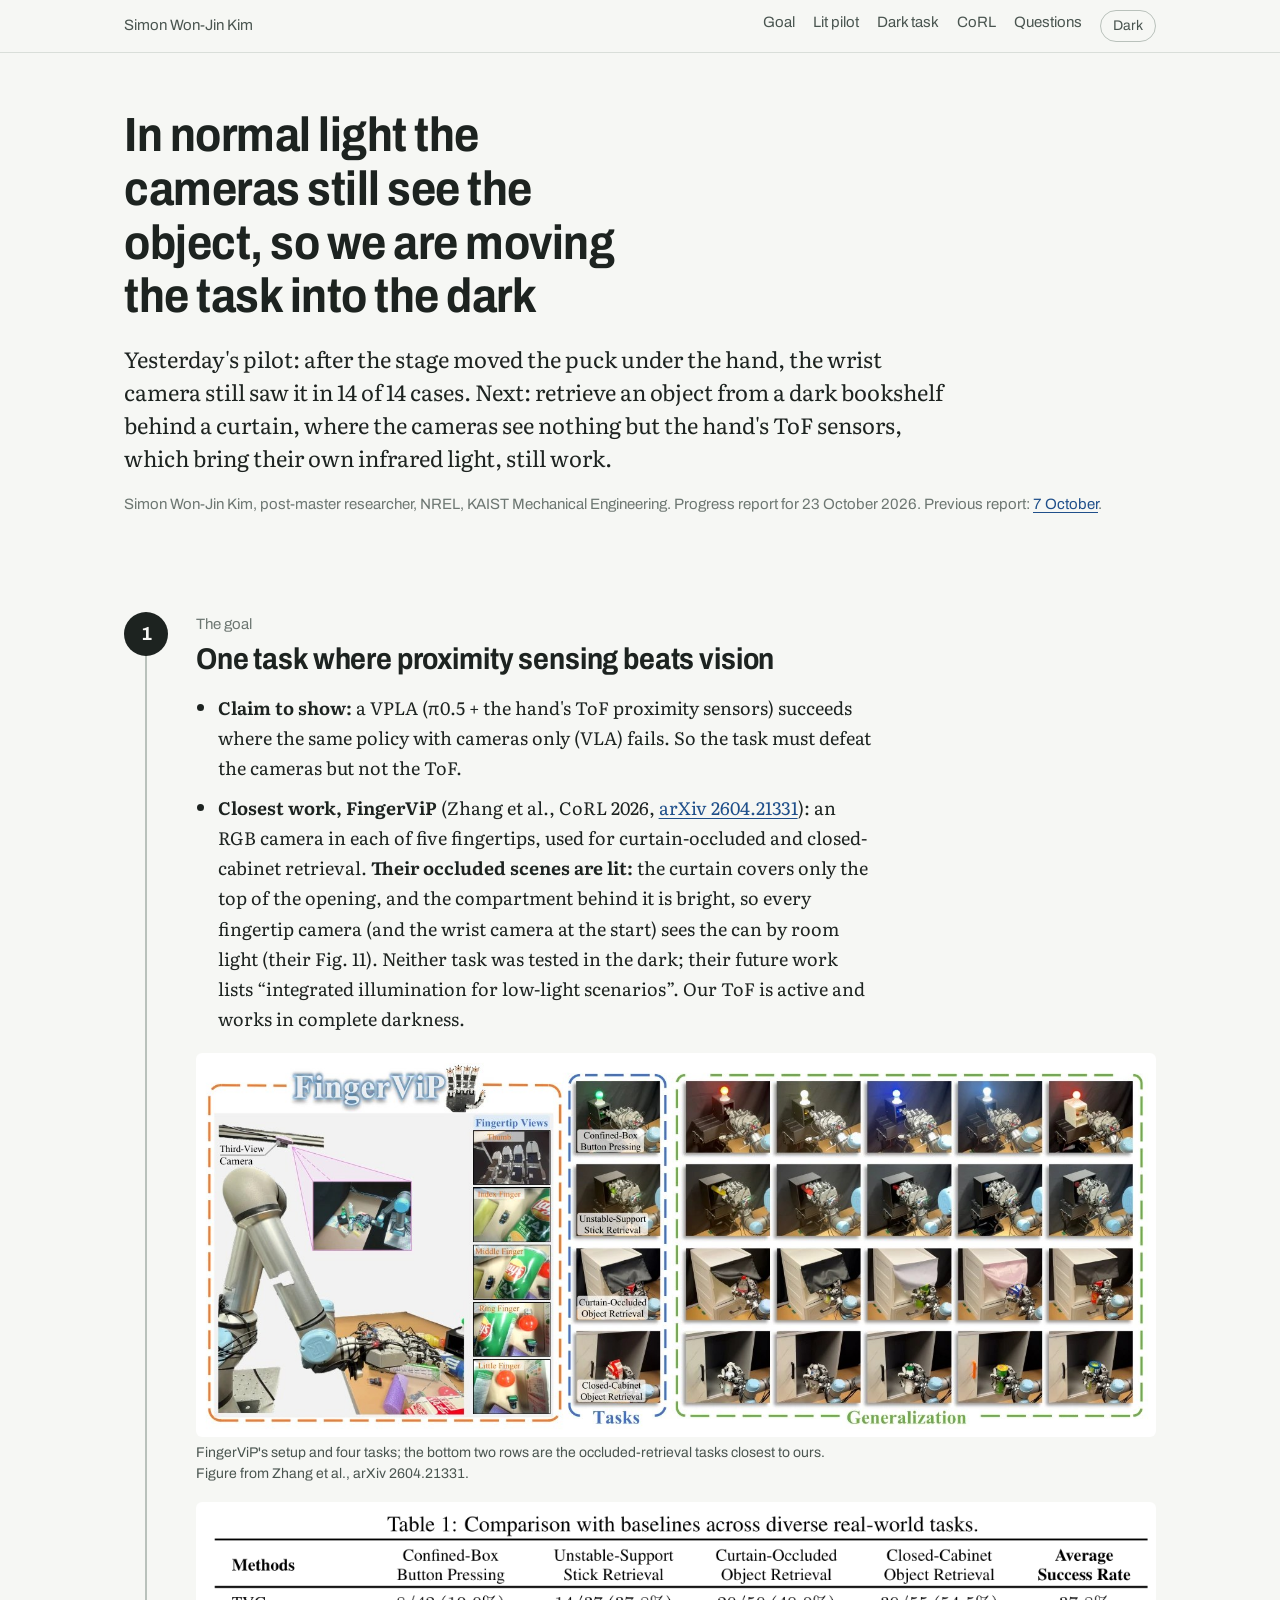
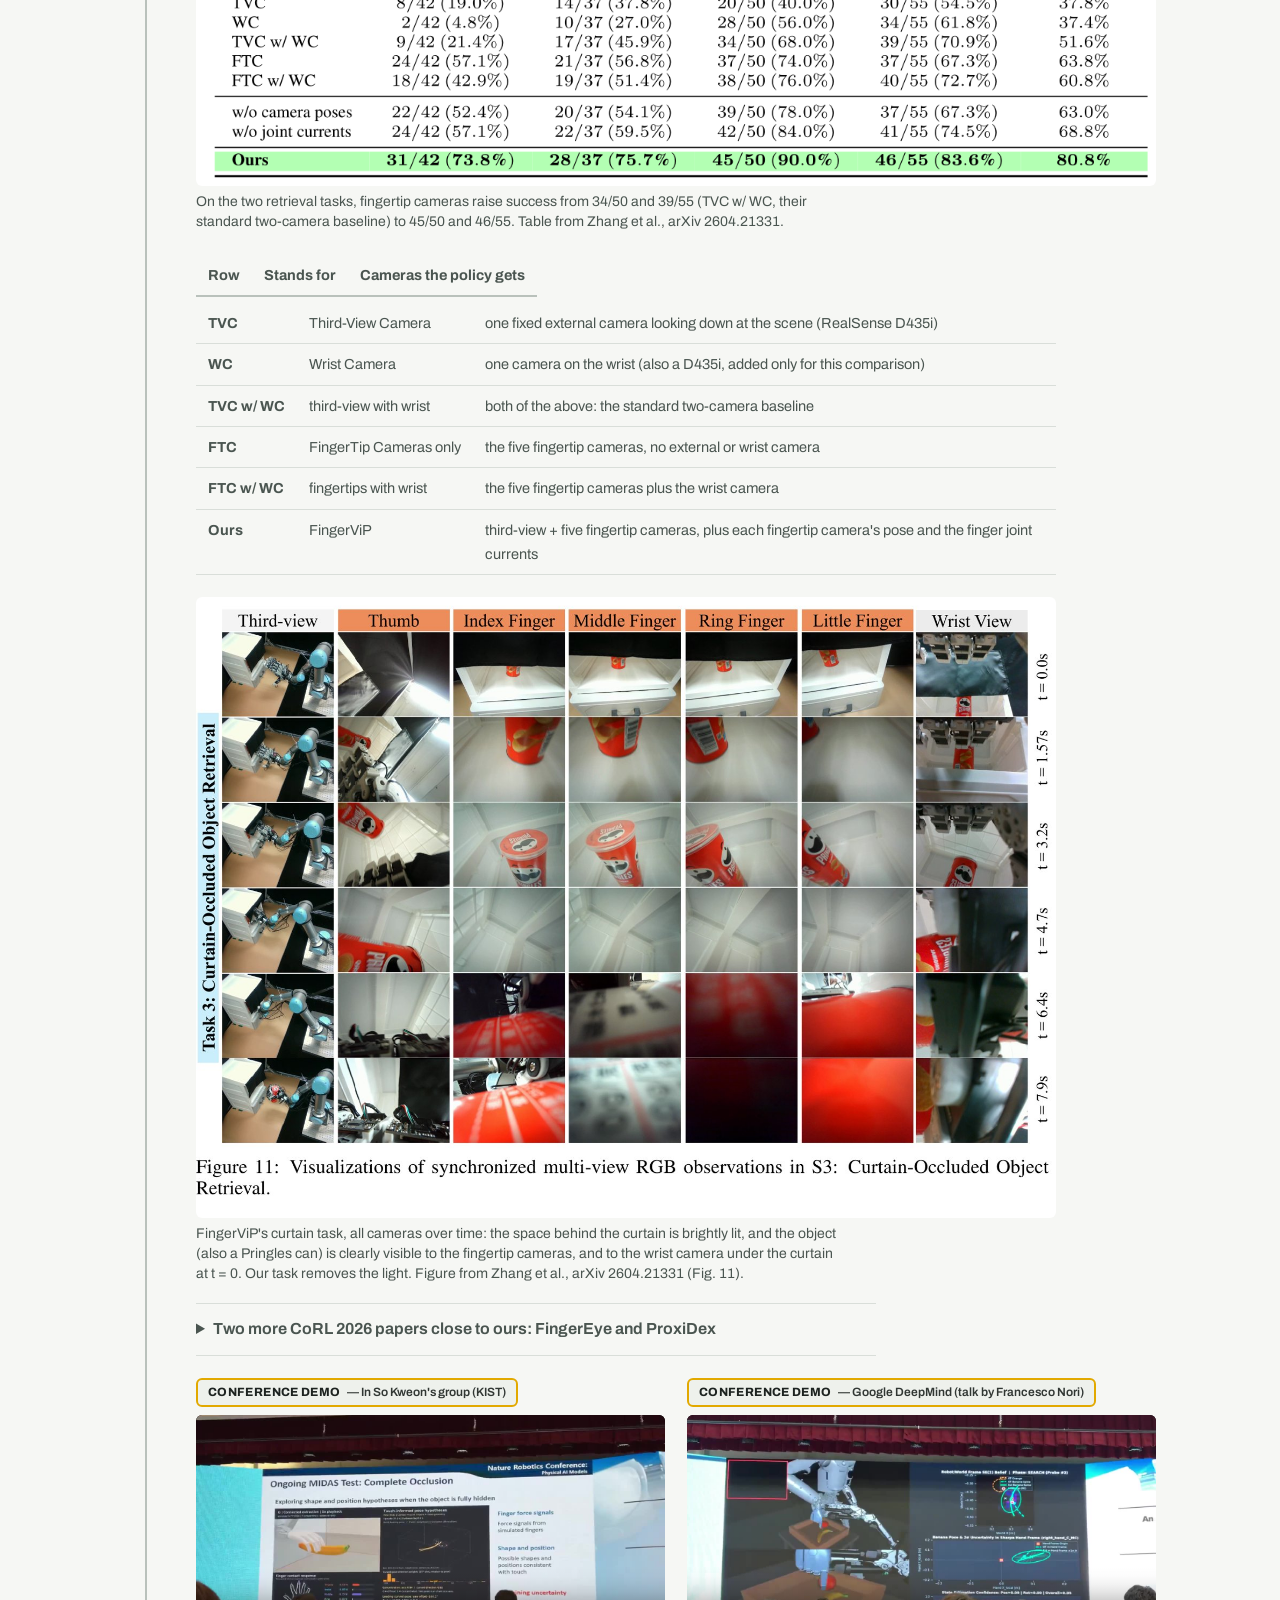
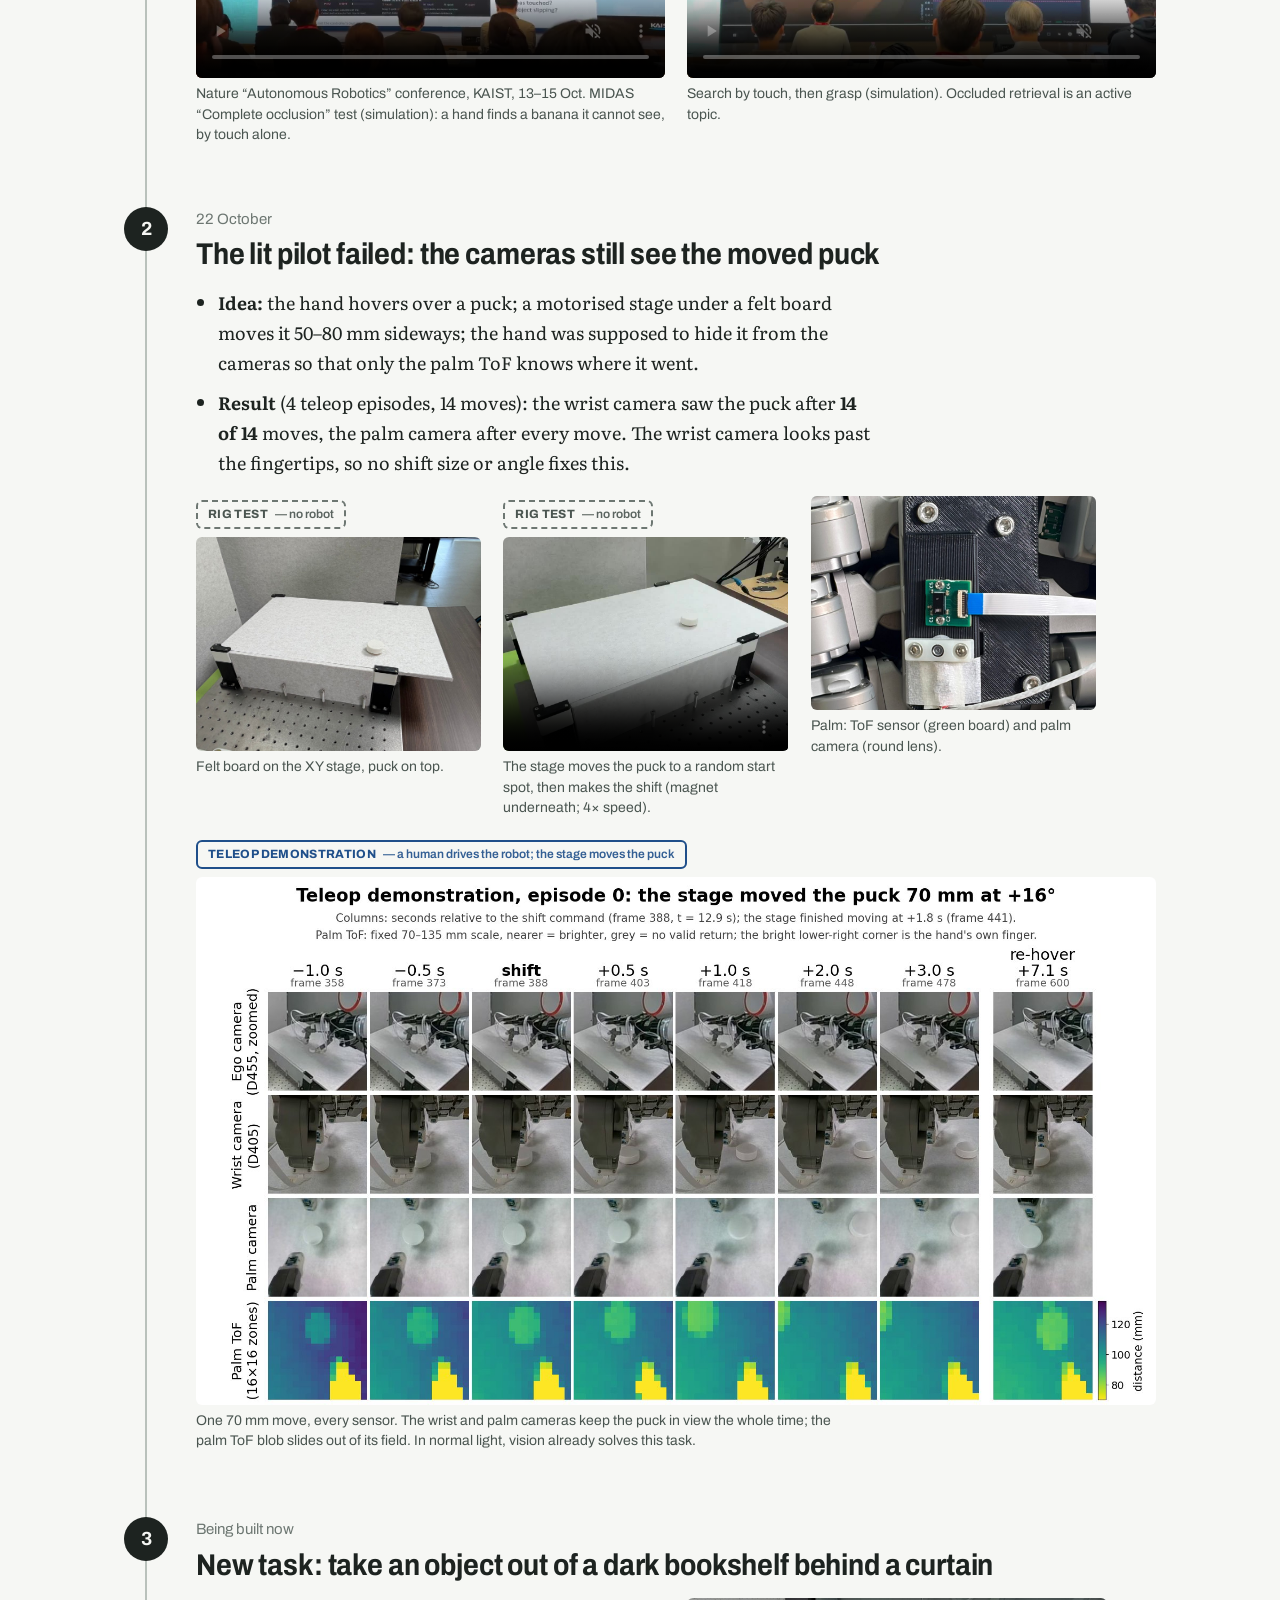
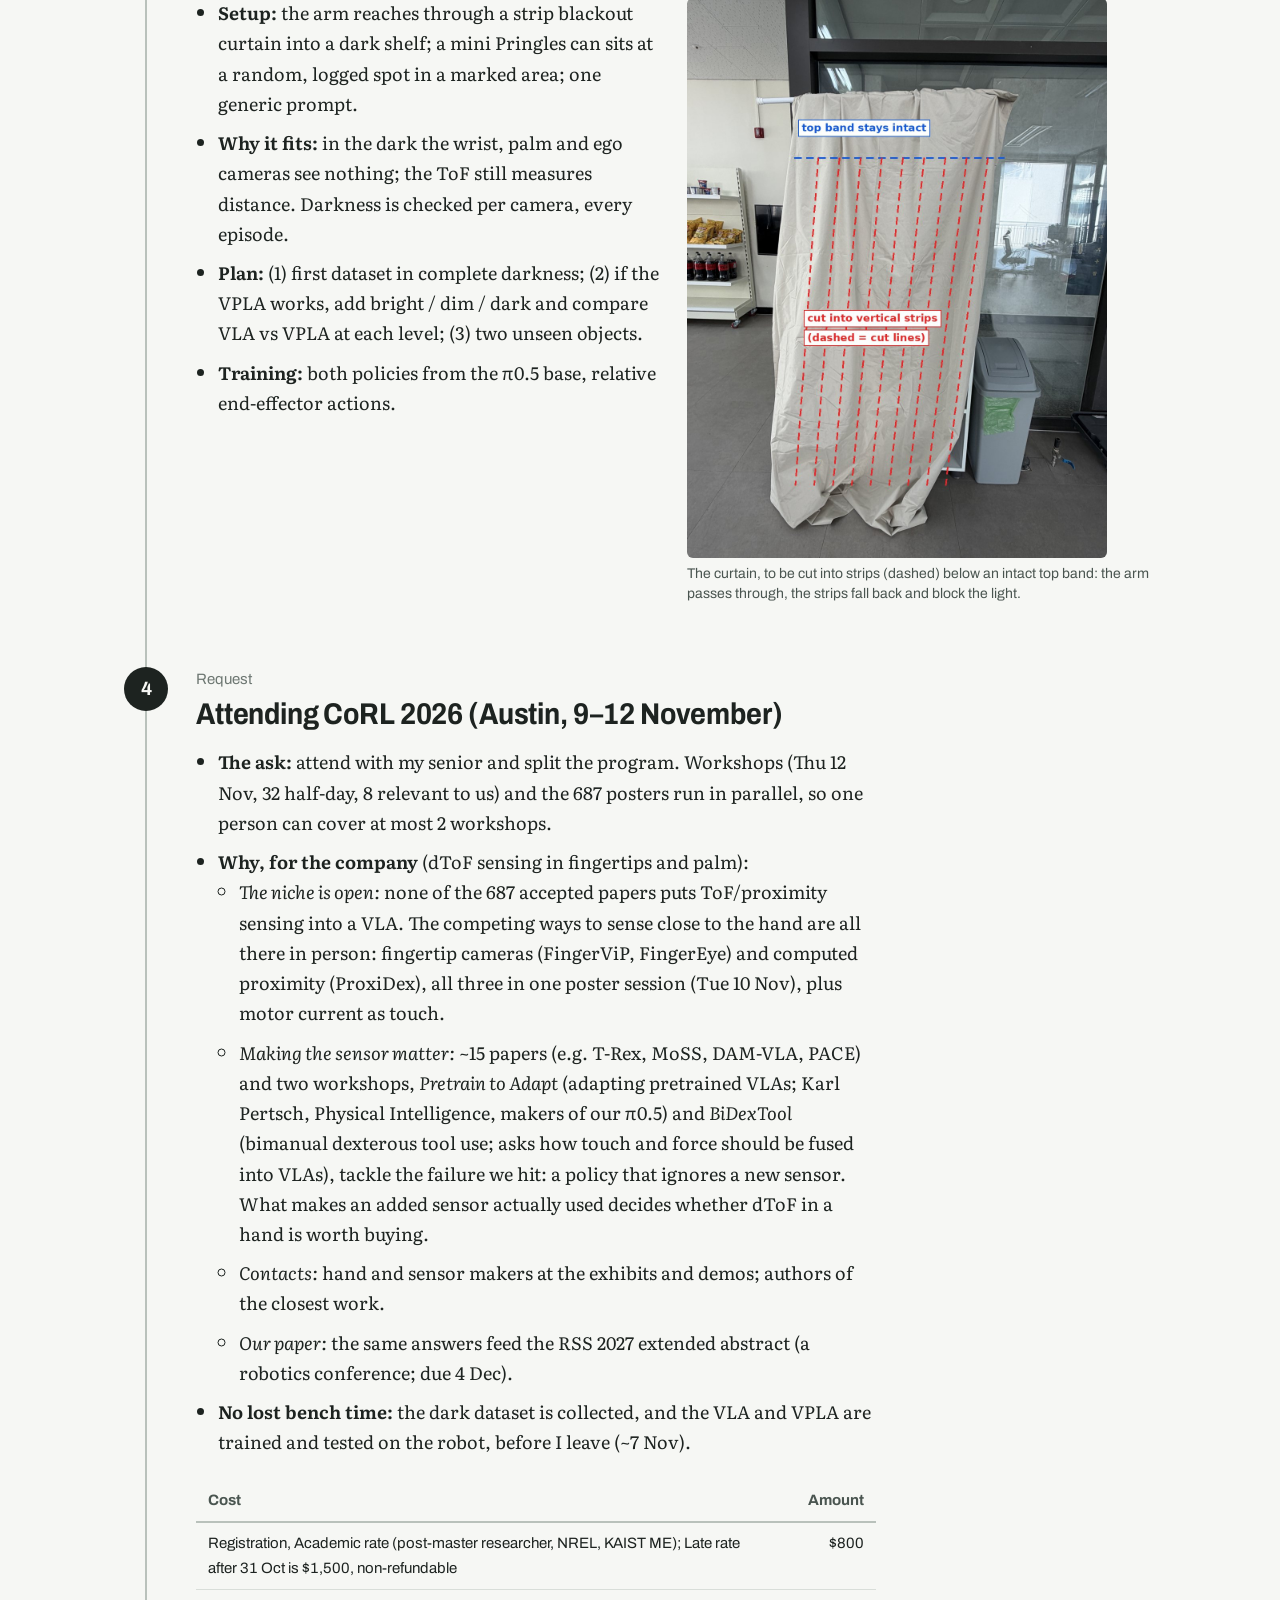
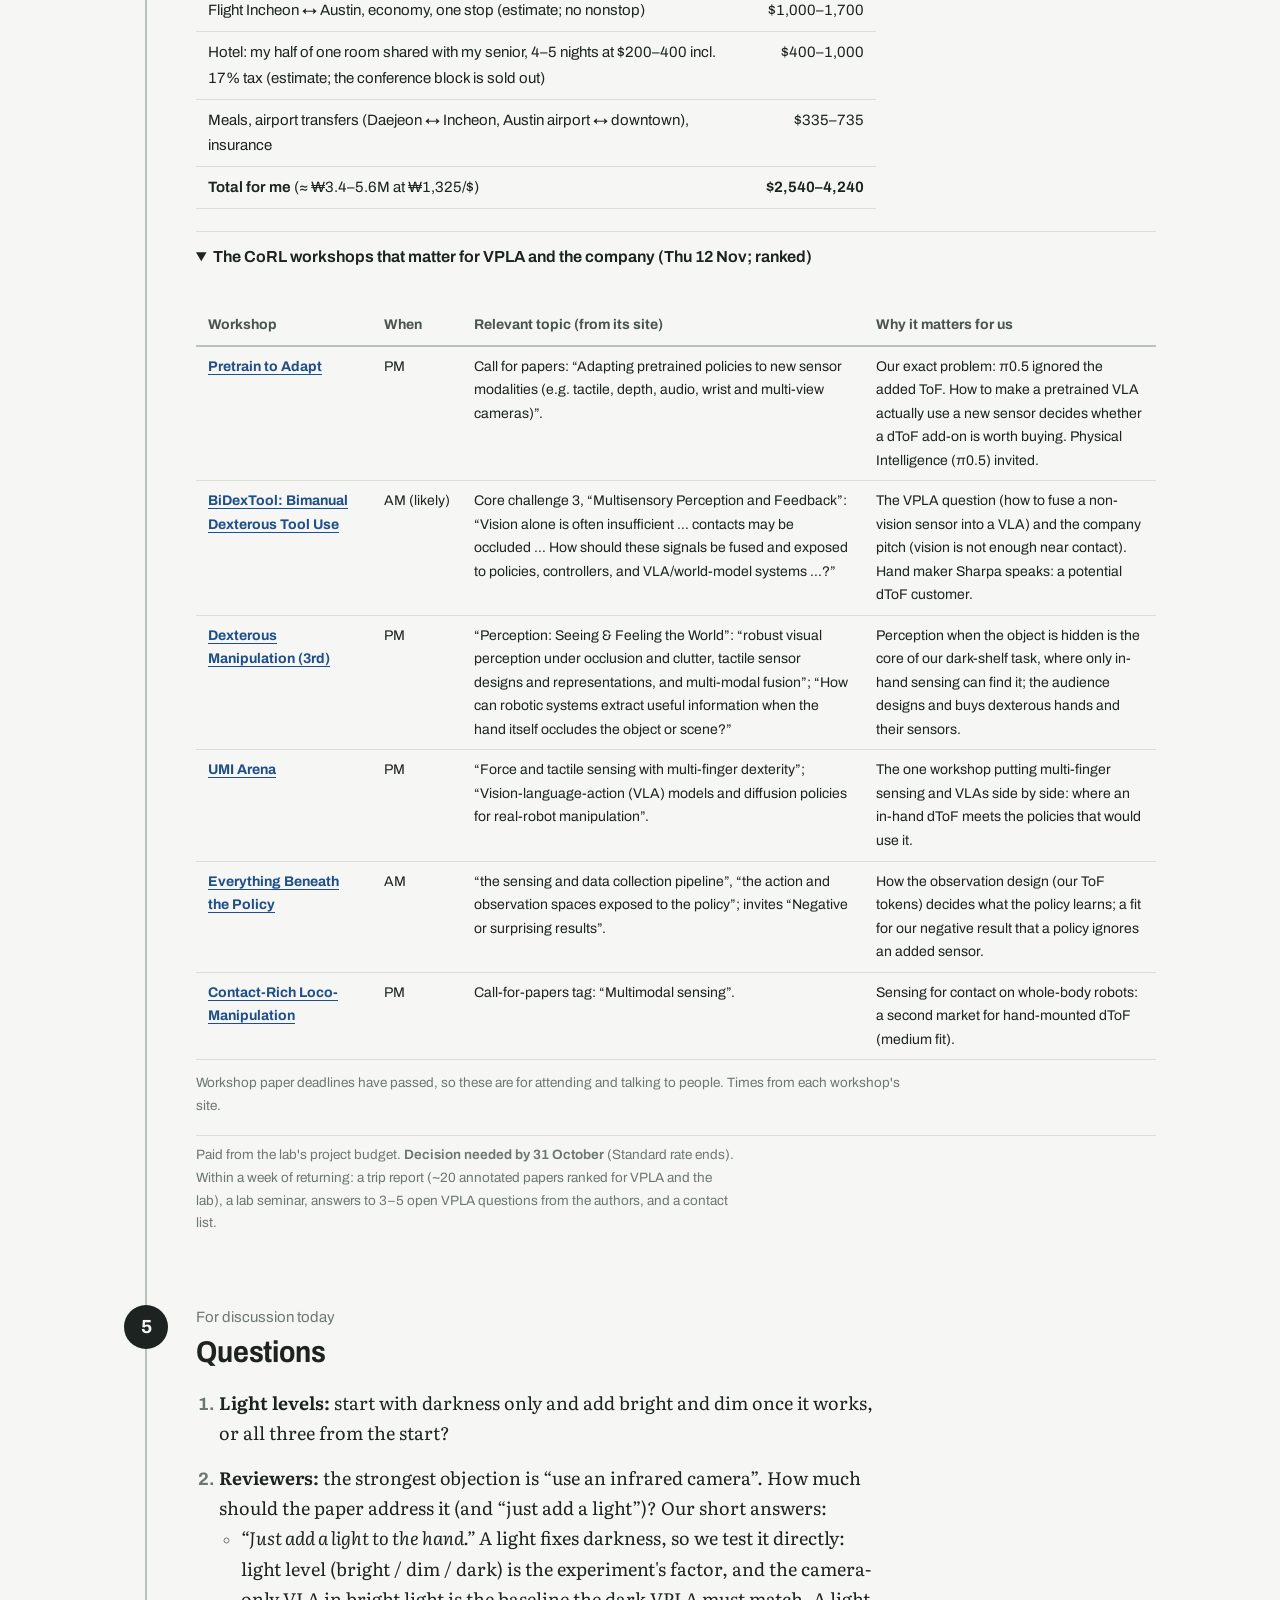
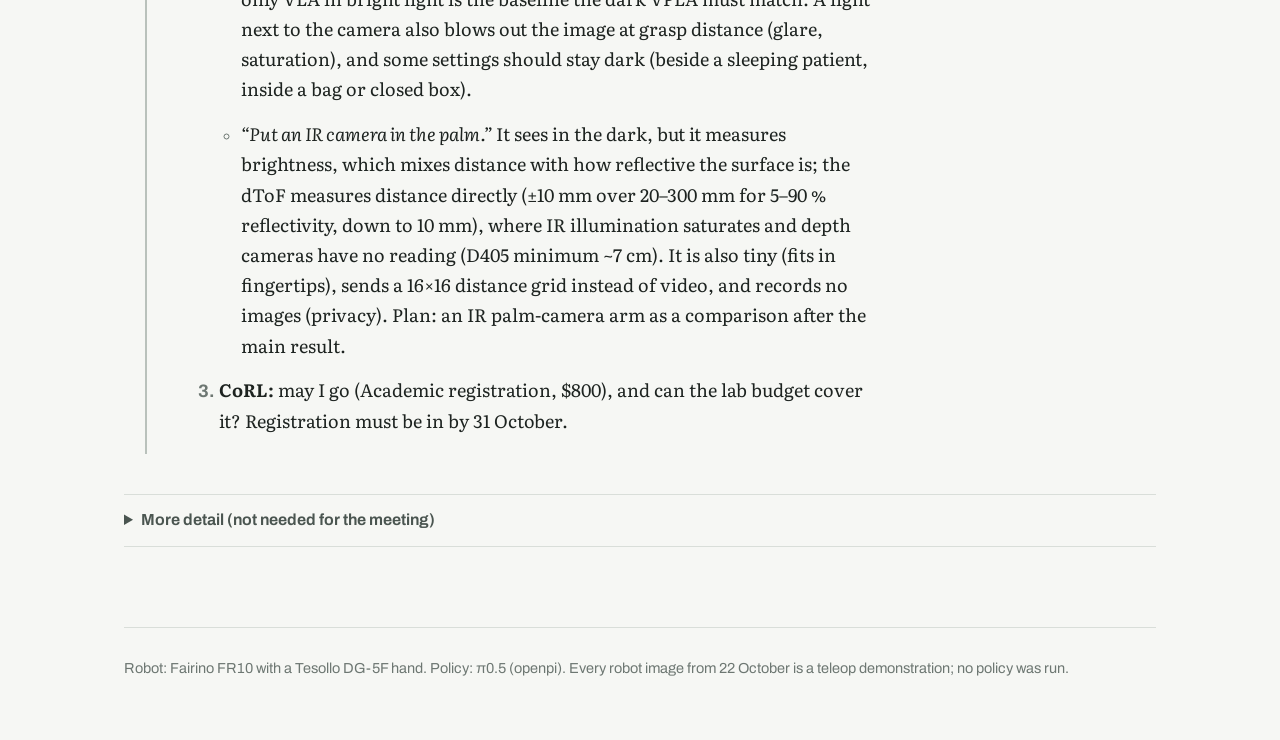
<file: report-2026-10-23.html>
<!DOCTYPE html>
<html lang="en">
<head>
<meta charset="utf-8">
<meta name="viewport" content="width=device-width, initial-scale=1">
<title>VPLA progress, 23 October</title>
<meta name="description" content="Progress report for 23 October 2026: the lit puck pilot failed (the cameras still see the moved puck), so the task moves into a dark curtained bookshelf; plus the case for attending CoRL 2026.">
<link rel="preconnect" href="https://fonts.googleapis.com">
<link rel="preconnect" href="https://fonts.gstatic.com" crossorigin>
<link href="https://fonts.googleapis.com/css2?family=Archivo:wdth,wght@62..125,400..800&family=Literata:ital,opsz,wght@0,7..72,400..700;1,7..72,400..700&display=swap" rel="stylesheet">
<link rel="stylesheet" href="style.css">
<style>
  /* ---- this report only (shared look comes from style.css) ---- */
  :root { --todo-bg: #fff4c2; --todo-line: #c99a00; }
  @media (prefers-color-scheme: dark) { :root:not([data-theme="light"]) { --todo-bg: #3a3214; --todo-line: #d8b23a; } }
  :root[data-theme="dark"] { --todo-bg: #3a3214; --todo-line: #d8b23a; }

  .dek.headline { color: var(--ink); font-size: 22px; max-width: 64ch; }
  .masthead .meta a { color: var(--link); }
  .step { padding-top: 52px; }
  .step-body { min-width: 0; }
  .step-head { margin-bottom: 16px; }
  .step-head h2 { font-size: 30px; }
  .step-body > .points { margin-top: 0; }
  .step-body h3 { font-size: 19px; margin: 26px 0 8px; }

  /* who is driving the robot: never ambiguous */
  .badge { display: inline-flex; align-items: center; gap: 7px; font-family: var(--sans); font-size: 12px; font-weight: 750;
           letter-spacing: .03em; text-transform: uppercase; line-height: 1.25; padding: 5px 10px; border-radius: 6px; margin-bottom: 8px; }
  .badge.auto { background: var(--ink); color: var(--paper); box-shadow: inset 4px 0 0 var(--policy); padding-left: 13px; }
  .badge.teleop { background: transparent; color: var(--link); border: 2px solid var(--link); }
  .badge.rigtest { background: transparent; color: var(--ink-2); border: 2px dashed var(--ink-3); }
  .badge.conf { background: var(--note-bg); color: var(--ink); border: 2px solid var(--policy); }
  .badge small { font-weight: 600; text-transform: none; letter-spacing: 0; font-size: 12px; opacity: .9; }

  .media-grid { display: grid; gap: 22px; margin: 16px 0 10px; }
  .media-grid.two { grid-template-columns: repeat(2, minmax(0, 1fr)); }
  .media-grid.three { grid-template-columns: repeat(3, minmax(0, 1fr)); }
  .media-grid figure, figure.wide { margin: 0; }
  .media-grid video { width: 100%; height: auto; aspect-ratio: 16 / 9; display: block; background: #000; border-radius: 6px; }
  .media-grid img, figure.wide img { width: 100%; height: auto; display: block; border-radius: 6px; }
  figure.wide { margin: 18px 0 14px; max-width: 980px; }
  figure.wide.narrow { max-width: 760px; }
  .media-grid figcaption, figure.wide figcaption { font-family: var(--sans); font-size: 14px; line-height: 1.45; color: var(--ink-2); margin-top: 6px; }
  .media-grid h4 { font-size: 16px; margin: 0 0 6px; font-stretch: 94%; }

  table.compact { width: 100%; max-width: 680px; min-width: 0; }
  table.compact td.r, table.compact th.r { white-space: nowrap; text-align: right; }
  .fn { font-family: var(--sans); font-size: 13.5px; color: var(--ink-3); margin: -10px 0 18px; max-width: 90ch; }

  .callout { max-width: var(--measure); padding: 14px 18px; border-left: 4px solid var(--link); background: var(--note-bg);
             border-radius: 0 8px 8px 0; font-size: 17px; line-height: 1.5; margin: 18px 0; }
  .callout b { color: var(--ink); }
  .todo { max-width: var(--measure); padding: 12px 16px; border: 2px dashed var(--todo-line); background: var(--todo-bg);
          border-radius: 8px; font-family: var(--sans); font-size: 15px; line-height: 1.5; color: var(--ink); margin: 14px 0; }

  ol.questions { max-width: var(--measure); padding-left: 1.3em; }
  ol.questions li { margin-bottom: .8em; }
  .media-grid.three img, .media-grid.three video { aspect-ratio: 4 / 3; object-fit: cover; }
  #curtain-fig img { max-height: 560px; width: auto; max-width: 100%; }
  table.legend { max-width: 860px; font-size: 14.5px; }
  table.legend td:first-child, table.legend td:nth-child(2) { white-space: nowrap; }
  .step-body > details.wide-details { max-width: 1000px; }
  table.compact.ws { max-width: 1000px; width: 100%; font-size: 14px; }
  details.wide-details table.ws td { font-size: 14px; }
  table.ws td { vertical-align: top; }
  table.ws td:first-child { min-width: 150px; }
  table.ws td:nth-child(2) { white-space: nowrap; }
  table.cost td:first-child { white-space: normal; }
  ol.questions li::marker { font-family: var(--sans); font-weight: 700; color: var(--ink-3); }

  @media (max-width: 900px) { .media-grid.three { grid-template-columns: repeat(2, minmax(0, 1fr)); } }
  @media (max-width: 640px) {
    .step { grid-template-columns: minmax(0, 1fr); }
    .dek.headline { font-size: 19px; }
    .step-head h2 { font-size: 25px; }
    .media-grid.two, .media-grid.three { grid-template-columns: 1fr; }
  }
</style>
</head>
<body>

<header class="topbar">
  <div class="page">
    <a href="./">Simon Won-Jin Kim</a>
    <nav aria-label="Sections">
      <a href="#goal">Goal</a>
      <a href="#pilot">Lit pilot</a>
      <a href="#dark">Dark task</a>
      <a href="#corl">CoRL</a>
      <a href="#questions">Questions</a>
      <button class="theme-toggle" type="button" id="theme-toggle" aria-label="Switch between light and dark theme">Dark</button>
    </nav>
  </div>
</header>

<main class="page">

  <div class="masthead">
    <h1>In normal light the cameras still see the object, so we are moving the task into the dark</h1>
    <p class="dek headline">Yesterday's pilot: after the stage moved the puck under the hand, the wrist camera still saw it in 14 of 14 cases. Next: retrieve an object from a dark bookshelf behind a curtain, where the cameras see nothing but the hand's ToF sensors, which bring their own infrared light, still work.</p>
    <p class="meta">Simon Won-Jin Kim, post-master researcher, NREL, KAIST Mechanical Engineering. Progress report for 23 October 2026. Previous report: <a href="report-2026-10-07.html">7 October</a>.</p>
  </div>

  <!-- 1 ------------------------------------------------------------------>
  <section class="step" id="goal" aria-labelledby="goal-h">
    <div><div class="marker" aria-hidden="true">1</div></div>
    <div class="step-body">
      <div class="step-head"><p class="when">The goal</p><h2 id="goal-h">One task where proximity sensing beats vision</h2></div>
      <ul class="points">
        <li><strong>Claim to show:</strong> a VPLA (π0.5 + the hand's ToF proximity sensors) succeeds where the same policy with cameras only (VLA) fails. So the task must defeat the cameras but not the ToF.</li>
        <li><strong>Closest work, FingerViP</strong> (Zhang et al., CoRL 2026, <a href="https://arxiv.org/abs/2604.21331">arXiv 2604.21331</a>): an RGB camera in each of five fingertips, used for curtain-occluded and closed-cabinet retrieval. <strong>Their occluded scenes are lit:</strong> the curtain covers only the top of the opening, and the compartment behind it is bright, so every fingertip camera (and the wrist camera at the start) sees the can by room light (their Fig. 11). Neither task was tested in the dark; their future work lists “integrated illumination for low-light scenarios”. Our ToF is active and works in complete darkness.</li>
      </ul>
      <figure class="wide">
        <img src="media/d23_fingervip_fig1.jpg" width="1549" height="621" loading="lazy" alt="FingerViP overview figure: the UR5e arm with a five-fingertip-camera hand and a third-view camera, the five fingertip views, and the four tasks (confined-box button pressing, unstable-support stick retrieval, curtain-occluded object retrieval, closed-cabinet object retrieval) with generalization variants.">
        <figcaption>FingerViP's setup and four tasks; the bottom two rows are the occluded-retrieval tasks closest to ours. Figure from Zhang et al., arXiv 2604.21331.</figcaption>
      </figure>
      <figure class="wide">
        <img src="media/d23_fingervip_table1.png" width="1254" height="371" loading="lazy" alt="FingerViP Table 1: success counts per method on the four tasks.">
        <figcaption>On the two retrieval tasks, fingertip cameras raise success from 34/50 and 39/55 (TVC w/ WC, their standard two-camera baseline) to 45/50 and 46/55. Table from Zhang et al., arXiv 2604.21331.</figcaption>
      </figure>
      <div class="table-wrap">
        <table class="compact legend">
          <thead><tr><th>Row</th><th>Stands for</th><th>Cameras the policy gets</th></tr></thead>
          <tbody>
            <tr><td><b>TVC</b></td><td>Third-View Camera</td><td>one fixed external camera looking down at the scene (RealSense D435i)</td></tr>
            <tr><td><b>WC</b></td><td>Wrist Camera</td><td>one camera on the wrist (also a D435i, added only for this comparison)</td></tr>
            <tr><td><b>TVC w/ WC</b></td><td>third-view with wrist</td><td>both of the above: the standard two-camera baseline</td></tr>
            <tr><td><b>FTC</b></td><td>FingerTip Cameras only</td><td>the five fingertip cameras, no external or wrist camera</td></tr>
            <tr><td><b>FTC w/ WC</b></td><td>fingertips with wrist</td><td>the five fingertip cameras plus the wrist camera</td></tr>
            <tr><td><b>Ours</b></td><td>FingerViP</td><td>third-view + five fingertip cameras, plus each fingertip camera's pose and the finger joint currents</td></tr>
          </tbody>
        </table>
      </div>
      <figure class="wide" style="max-width:860px">
        <img src="media/d23_fingervip_fig11.jpg" width="1600" height="1154" loading="lazy" alt="FingerViP Figure 11: third-view, five fingertip and wrist views over time in the curtain-occluded retrieval task. The compartment behind the curtain is brightly lit and every fingertip camera sees the red Pringles can.">
        <figcaption>FingerViP's curtain task, all cameras over time: the space behind the curtain is brightly lit, and the object (also a Pringles can) is clearly visible to the fingertip cameras, and to the wrist camera under the curtain at t&nbsp;=&nbsp;0. Our task removes the light. Figure from Zhang et al., arXiv 2604.21331 (Fig. 11).</figcaption>
      </figure>
      <details>
        <summary>Two more CoRL 2026 papers close to ours: FingerEye and ProxiDex</summary>
        <ul>
          <li><strong>FingerEye</strong> (Xu et al., spotlight, <a href="https://arxiv.org/abs/2604.20689">arXiv 2604.20689</a>): two RGB cameras per fingertip (LEAP hand) looking through a clear plate on a compliant silicone ring. Before contact: images + implicit stereo depth. After contact: mini AprilTags printed inside the plate are tracked to measure its deflection, which gives a force/torque estimate. Transformer policy (not a VLA): mean success 37.5% wrist-only → 71.3% with FingerEye on six real tasks. No light of its own, so it needs room light.</li>
          <li><strong>ProxiDex</strong> (Bai et al., <a href="https://arxiv.org/abs/2609.16586">arXiv 2609.16586</a>): “proximity” is <em>computed</em>, not sensed: distances between the hand's and the object's point clouds (one RGB-D camera + object reconstruction), averaged per region (palm, finger roots, fingertips). It feeds a diffusion policy (not a VLA) and is shown to the teleoperator in the VR headset as a proximity cue. Real world 72.6% vs 62.9% (CordViP). Needs the camera to see the object, so it fails under full occlusion.</li>
          <li><strong>Ours:</strong> a real proximity sensor (dToF) in the fingertips and palm, inside a VLA, working in complete darkness.</li>
        </ul>
      </details>
      <div class="media-grid two">
        <figure>
          <span class="badge conf">Conference demo <small>— In So Kweon's group (KIST)</small></span>
          <video controls muted playsinline preload="metadata" poster="media/d23_kaist_occlusion_01.jpg" src="media/d23_kaist_occlusion_01.mp4" aria-label="Conference demo by In So Kweon's group: MIDAS complete-occlusion test in simulation"></video>
          <figcaption>Nature “Autonomous Robotics” conference, KAIST, 13–15 Oct. MIDAS “Complete occlusion” test (simulation): a hand finds a banana it cannot see, by touch alone.</figcaption>
        </figure>
        <figure>
          <span class="badge conf">Conference demo <small>— Google DeepMind (talk by Francesco Nori)</small></span>
          <video controls muted playsinline preload="metadata" poster="media/d23_kaist_occlusion_02.jpg" src="media/d23_kaist_occlusion_02.mp4" aria-label="Conference demo from a Google DeepMind talk by Francesco Nori: simulated robot searching a tray by touch"></video>
          <figcaption>Search by touch, then grasp (simulation). Occluded retrieval is an active topic.</figcaption>
        </figure>
      </div>
    </div>
  </section>

  <!-- 2 ------------------------------------------------------------------>
  <section class="step" id="pilot" aria-labelledby="pilot-h">
    <div><div class="marker" aria-hidden="true">2</div></div>
    <div class="step-body">
      <div class="step-head"><p class="when">22 October</p><h2 id="pilot-h">The lit pilot failed: the cameras still see the moved puck</h2></div>
      <ul class="points">
        <li><strong>Idea:</strong> the hand hovers over a puck; a motorised stage under a felt board moves it 50–80&nbsp;mm sideways; the hand was supposed to hide it from the cameras so that only the palm ToF knows where it went.</li>
        <li><strong>Result</strong> (4 teleop episodes, 14 moves): the wrist camera saw the puck after <strong>14 of 14</strong> moves, the palm camera after every move. The wrist camera looks past the fingertips, so no shift size or angle fixes this.</li>
      </ul>
      <div class="media-grid three" style="max-width:900px">
        <figure>
          <span class="badge rigtest">Rig test <small>— no robot</small></span>
          <img src="media/d23_rig_photo.jpg" width="1400" height="1050" loading="lazy" alt="The rig: a felt board on a motorised XY stage, with a white puck on top.">
          <figcaption>Felt board on the XY stage, puck on top.</figcaption>
        </figure>
        <figure>
          <span class="badge rigtest">Rig test <small>— no robot</small></span>
          <video controls muted playsinline preload="metadata" poster="media/d23_rig_positions_4x.jpg" src="media/d23_rig_positions_4x.mp4" aria-label="Rig test, no robot: the stage moves the puck to a random start spot, then makes the shift, repeatedly (4 times speed)"></video>
          <figcaption>The stage moves the puck to a random start spot, then makes the shift (magnet underneath; 4× speed).</figcaption>
        </figure>
        <figure>
          <img src="media/d23_palm_closeup_b.jpg" width="1050" height="1400" loading="lazy" alt="Palm close-up: the green ToF board and, below it, the round palm-camera lens.">
          <figcaption>Palm: ToF sensor (green board) and palm camera (round lens).</figcaption>
        </figure>
      </div>
      <figure class="wide" id="seqfig">
        <span class="badge teleop">Teleop demonstration <small>— a human drives the robot; the stage moves the puck</small></span>
        <img src="media/d23_sequence_ep0.jpg" width="1800" height="989" loading="lazy" alt="Episode 0: eight time points around a 70 mm shift, seen by the ego camera, the wrist camera, the palm camera and the palm ToF grid. The puck stays visible in the wrist and palm cameras; its ToF blob slides out of the ToF field during the shift.">
        <figcaption>One 70&nbsp;mm move, every sensor. The wrist and palm cameras keep the puck in view the whole time; the palm ToF blob slides out of its field. In normal light, vision already solves this task.</figcaption>
      </figure>
    </div>
  </section>

  <!-- 3 ------------------------------------------------------------------>
  <section class="step" id="dark" aria-labelledby="dark-h">
    <div><div class="marker" aria-hidden="true">3</div></div>
    <div class="step-body">
      <div class="step-head"><p class="when">Being built now</p><h2 id="dark-h">New task: take an object out of a dark bookshelf behind a curtain</h2></div>
      <div class="media-grid two" style="align-items:start">
        <ul class="points" style="margin:0">
          <li><strong>Setup:</strong> the arm reaches through a strip blackout curtain into a dark shelf; a mini Pringles can sits at a random, logged spot in a marked area; one generic prompt.</li>
          <li><strong>Why it fits:</strong> in the dark the wrist, palm and ego cameras see nothing; the ToF still measures distance. Darkness is checked per camera, every episode.</li>
          <li><strong>Plan:</strong> (1) first dataset in complete darkness; (2) if the VPLA works, add bright / dim / dark and compare VLA vs VPLA at each level; (3) two unseen objects.</li>
          <li><strong>Training:</strong> both policies from the π0.5 base, relative end-effector actions.</li>
        </ul>
        <figure id="curtain-fig">
          <img src="media/d23_curtain.jpg" width="1050" height="1400" loading="lazy" alt="The blackout curtain on a rod, with dashed lines showing where it will be cut into vertical strips below an intact top band.">
          <figcaption>The curtain, to be cut into strips (dashed) below an intact top band: the arm passes through, the strips fall back and block the light.</figcaption>
        </figure>
      </div>
    </div>
  </section>

  <!-- 4 ------------------------------------------------------------------>
  <section class="step" id="corl" aria-labelledby="corl-h">
    <div><div class="marker" aria-hidden="true">4</div></div>
    <div class="step-body">
      <div class="step-head"><p class="when">Request</p><h2 id="corl-h">Attending CoRL 2026 (Austin, 9–12 November)</h2></div>
      <ul class="points">
        <li><strong>The ask:</strong> attend with my senior and split the program. Workshops (Thu 12 Nov, 32 half-day, 8 relevant to us) and the 687 posters run in parallel, so one person can cover at most 2 workshops.</li>
        <li><strong>Why, for the company</strong> (dToF sensing in fingertips and palm):
          <ul>
            <li><em>The niche is open:</em> none of the 687 accepted papers puts ToF/proximity sensing into a VLA. The competing ways to sense close to the hand are all there in person: fingertip cameras (FingerViP, FingerEye) and computed proximity (ProxiDex), all three in one poster session (Tue 10 Nov), plus motor current as touch.</li>
            <li><em>Making the sensor matter:</em> ~15 papers (e.g. T-Rex, MoSS, DAM-VLA, PACE) and two workshops, <em>Pretrain to Adapt</em> (adapting pretrained VLAs; Karl Pertsch, Physical Intelligence, makers of our π0.5) and <em>BiDexTool</em> (bimanual dexterous tool use; asks how touch and force should be fused into VLAs), tackle the failure we hit: a policy that ignores a new sensor. What makes an added sensor actually used decides whether dToF in a hand is worth buying.</li>
            <li><em>Contacts:</em> hand and sensor makers at the exhibits and demos; authors of the closest work.</li>
            <li><em>Our paper:</em> the same answers feed the RSS 2027 extended abstract (a robotics conference; due 4 Dec).</li>
          </ul>
        </li>
        <li><strong>No lost bench time:</strong> the dark dataset is collected, and the VLA and VPLA are trained and tested on the robot, before I leave (~7 Nov).</li>
      </ul>
      <div class="table-wrap">
        <table class="compact cost">
          <thead><tr><th>Cost</th><th class="r">Amount</th></tr></thead>
          <tbody>
            <tr><td>Registration, Academic rate (post-master researcher, NREL, KAIST ME); Late rate after 31 Oct is $1,500, non-refundable</td><td class="r">$800</td></tr>
            <tr><td>Flight Incheon ↔ Austin, economy, one stop (estimate; no nonstop)</td><td class="r">$1,000–1,700</td></tr>
            <tr><td>Hotel: my half of one room shared with my senior, 4–5 nights at $200–400 incl. 17% tax (estimate; the conference block is sold out)</td><td class="r">$400–1,000</td></tr>
            <tr><td>Meals, airport transfers (Daejeon ↔ Incheon, Austin airport ↔ downtown), insurance</td><td class="r">$335–735</td></tr>
            <tr><td><strong>Total for me</strong> (≈ ₩3.4–5.6M at ₩1,325/$)</td><td class="r"><strong>$2,540–4,240</strong></td></tr>
          </tbody>
        </table>
      </div>
      <details open class="wide-details">
        <summary>The CoRL workshops that matter for VPLA and the company (Thu 12 Nov; ranked)</summary>
        <div class="table-wrap">
          <table class="compact ws">
            <thead><tr><th>Workshop</th><th>When</th><th>Relevant topic (from its site)</th><th>Why it matters for us</th></tr></thead>
            <tbody>
              <tr><td><a href="https://corl2026-robotcl.github.io/"><b>Pretrain to Adapt</b></a></td><td>PM</td><td>Call for papers: “Adapting pretrained policies to new sensor modalities (e.g. tactile, depth, audio, wrist and multi-view cameras)”.</td><td>Our exact problem: π0.5 ignored the added ToF. How to make a pretrained VLA actually use a new sensor decides whether a dToF add-on is worth buying. Physical Intelligence (π0.5) invited.</td></tr>
              <tr><td><a href="https://bimanual-tool.github.io/"><b>BiDexTool: Bimanual Dexterous Tool Use</b></a></td><td>AM (likely)</td><td>Core challenge 3, “Multisensory Perception and Feedback”: “Vision alone is often insufficient … contacts may be occluded … How should these signals be fused and exposed to policies, controllers, and VLA/world-model systems …?”</td><td>The VPLA question (how to fuse a non-vision sensor into a VLA) and the company pitch (vision is not enough near contact). Hand maker Sharpa speaks: a potential dToF customer.</td></tr>
              <tr><td><a href="https://dex-manipulation.github.io/corl2026/"><b>Dexterous Manipulation (3rd)</b></a></td><td>PM</td><td>“Perception: Seeing &amp; Feeling the World”: “robust visual perception under occlusion and clutter, tactile sensor designs and representations, and multi-modal fusion”; “How can robotic systems extract useful information when the hand itself occludes the object or scene?”</td><td>Perception when the object is hidden is the core of our dark-shelf task, where only in-hand sensing can find it; the audience designs and buys dexterous hands and their sensors.</td></tr>
              <tr><td><a href="https://umi-arena.airoa.io/"><b>UMI Arena</b></a></td><td>PM</td><td>“Force and tactile sensing with multi-finger dexterity”; “Vision-language-action (VLA) models and diffusion policies for real-robot manipulation”.</td><td>The one workshop putting multi-finger sensing and VLAs side by side: where an in-hand dToF meets the policies that would use it.</td></tr>
              <tr><td><a href="https://beneath-the-policy.github.io/"><b>Everything Beneath the Policy</b></a></td><td>AM</td><td>“the sensing and data collection pipeline”, “the action and observation spaces exposed to the policy”; invites “Negative or surprising results”.</td><td>How the observation design (our ToF tokens) decides what the policy learns; a fit for our negative result that a policy ignores an added sensor.</td></tr>
              <tr><td><a href="https://contact-rich-loco-manipulation.github.io/"><b>Contact-Rich Loco-Manipulation</b></a></td><td>PM</td><td>Call-for-papers tag: “Multimodal sensing”.</td><td>Sensing for contact on whole-body robots: a second market for hand-mounted dToF (medium fit).</td></tr>
            </tbody>
          </table>
        </div>
        <p class="fn">Workshop paper deadlines have passed, so these are for attending and talking to people. Times from each workshop's site.</p>
      </details>
      <p class="fn">Paid from the lab's project budget. <strong>Decision needed by 31 October</strong> (Standard rate ends). Within a week of returning: a trip report (~20 annotated papers ranked for VPLA and the lab), a lab seminar, answers to 3–5 open VPLA questions from the authors, and a contact list.</p>
    </div>
  </section>

  <!-- 5 ------------------------------------------------------------------>
  <section class="step" id="questions" aria-labelledby="questions-h">
    <div><div class="marker" aria-hidden="true">5</div></div>
    <div class="step-body">
      <div class="step-head"><p class="when">For discussion today</p><h2 id="questions-h">Questions</h2></div>
      <ol class="questions">
        <li><strong>Light levels:</strong> start with darkness only and add bright and dim once it works, or all three from the start?</li>
        <li><strong>Reviewers:</strong> the strongest objection is “use an infrared camera”. How much should the paper address it (and “just add a light”)? Our short answers:
          <ul>
            <li><em>“Just add a light to the hand.”</em> A light fixes darkness, so we test it directly: light level (bright / dim / dark) is the experiment's factor, and the camera-only VLA in bright light is the baseline the dark VPLA must match. A light next to the camera also blows out the image at grasp distance (glare, saturation), and some settings should stay dark (beside a sleeping patient, inside a bag or closed box).</li>
            <li><em>“Put an IR camera in the palm.”</em> It sees in the dark, but it measures brightness, which mixes distance with how reflective the surface is; the dToF measures distance directly (±10&nbsp;mm over 20–300&nbsp;mm for 5–90&nbsp;% reflectivity, down to 10&nbsp;mm), where IR illumination saturates and depth cameras have no reading (D405 minimum ~7&nbsp;cm). It is also tiny (fits in fingertips), sends a 16×16 distance grid instead of video, and records no images (privacy). Plan: an IR palm-camera arm as a comparison after the main result.</li>
          </ul>
        </li>
        <li><strong>CoRL:</strong> may I go (Academic registration, $800), and can the lab budget cover it? Registration must be in by 31 October.</li>
      </ol>
    </div>
  </section>

  <details style="margin-top:40px">
    <summary>More detail (not needed for the meeting)</summary>
    <figure class="wide">
      <span class="badge teleop">Teleop demonstration <small>— a human drives the robot; the stage moves the puck</small></span>
      <img src="media/d23_sweep_wrist12.jpg" width="1840" height="688" loading="lazy" alt="Twelve wrist-camera frames, one after each sweep stop; the white puck is visible in all twelve.">
      <figcaption>The sweep: the wrist-camera frame after each of 12 moves (50–80&nbsp;mm, −45° to +45°) shows the puck in all 12.</figcaption>
    </figure>
    <figure class="wide">
      <span class="badge teleop">Teleop demonstration <small>— a human drives the robot; the stage moves the puck</small></span>
      <img src="media/d23_sequence_ep3.jpg" width="1800" height="989" loading="lazy" alt="Episode 3: the same four sensor rows over eight time points; the same pattern as episode 0.">
      <figcaption>Episode 3 (58&nbsp;mm at +44°): the same pattern.</figcaption>
    </figure>
    <ul>
      <li>Ego camera: the puck is a ~10-pixel spot. Palm ToF: at the hover the puck sat near the top edge of its field; after 5 of 12 moves it was at the edge or outside.</li>
      <li>Fingertip ToF sensors are not shown: the 45° and thumb-palmar sensors see the hand's own fingers; the forward-looking ones change during a shift by the same amount as in windows without a shift (the operator's fingers kept moving), so they cannot be credited with seeing the puck.</li>
      <li>Related: MuseVLA (radar-assisted hidden-object retrieval), FingerEye (CoRL 2026, binocular fingertip cameras).</li>
    </ul>
    <div class="media-grid two">
      <figure>
        <span class="badge rigtest">Rig test <small>— no robot</small></span>
        <video controls muted playsinline preload="none" poster="media/d23_rig_puck_moving.jpg" src="media/d23_rig_puck_moving.mp4" aria-label="Rig test, no robot: the stage moves the puck across the board, real time"></video>
        <figcaption>One stage move in real time.</figcaption>
      </figure>
      <figure>
        <img src="media/d23_hand.jpg" width="1050" height="1400" loading="lazy" alt="The DG-5F hand with ToF modules on the fingertips and a sensor module on the palm.">
        <figcaption>The DG-5F hand with fingertip ToF modules and the palm module.</figcaption>
      </figure>
    </div>
  </details>

  <footer>Robot: Fairino FR10 with a Tesollo DG-5F hand. Policy: π0.5 (openpi). Every robot image from 22 October is a teleop demonstration; no policy was run.</footer>
</main>

<script>
  // Theme toggle (same as the main page; remembered per viewer, works without storage).
  (function () {
    var root = document.documentElement, btn = document.getElementById('theme-toggle');
    function current() { return root.dataset.theme || (matchMedia('(prefers-color-scheme: dark)').matches ? 'dark' : 'light'); }
    function label() { btn.textContent = current() === 'dark' ? 'Light' : 'Dark'; }
    try { var saved = localStorage.getItem('theme'); if (saved) root.dataset.theme = saved; } catch (e) {}
    label();
    btn.addEventListener('click', function () {
      var next = current() === 'dark' ? 'light' : 'dark';
      root.dataset.theme = next;
      try { localStorage.setItem('theme', next); } catch (e) {}
      label();
    });
  })();
</script>
</body>
</html>
</file>
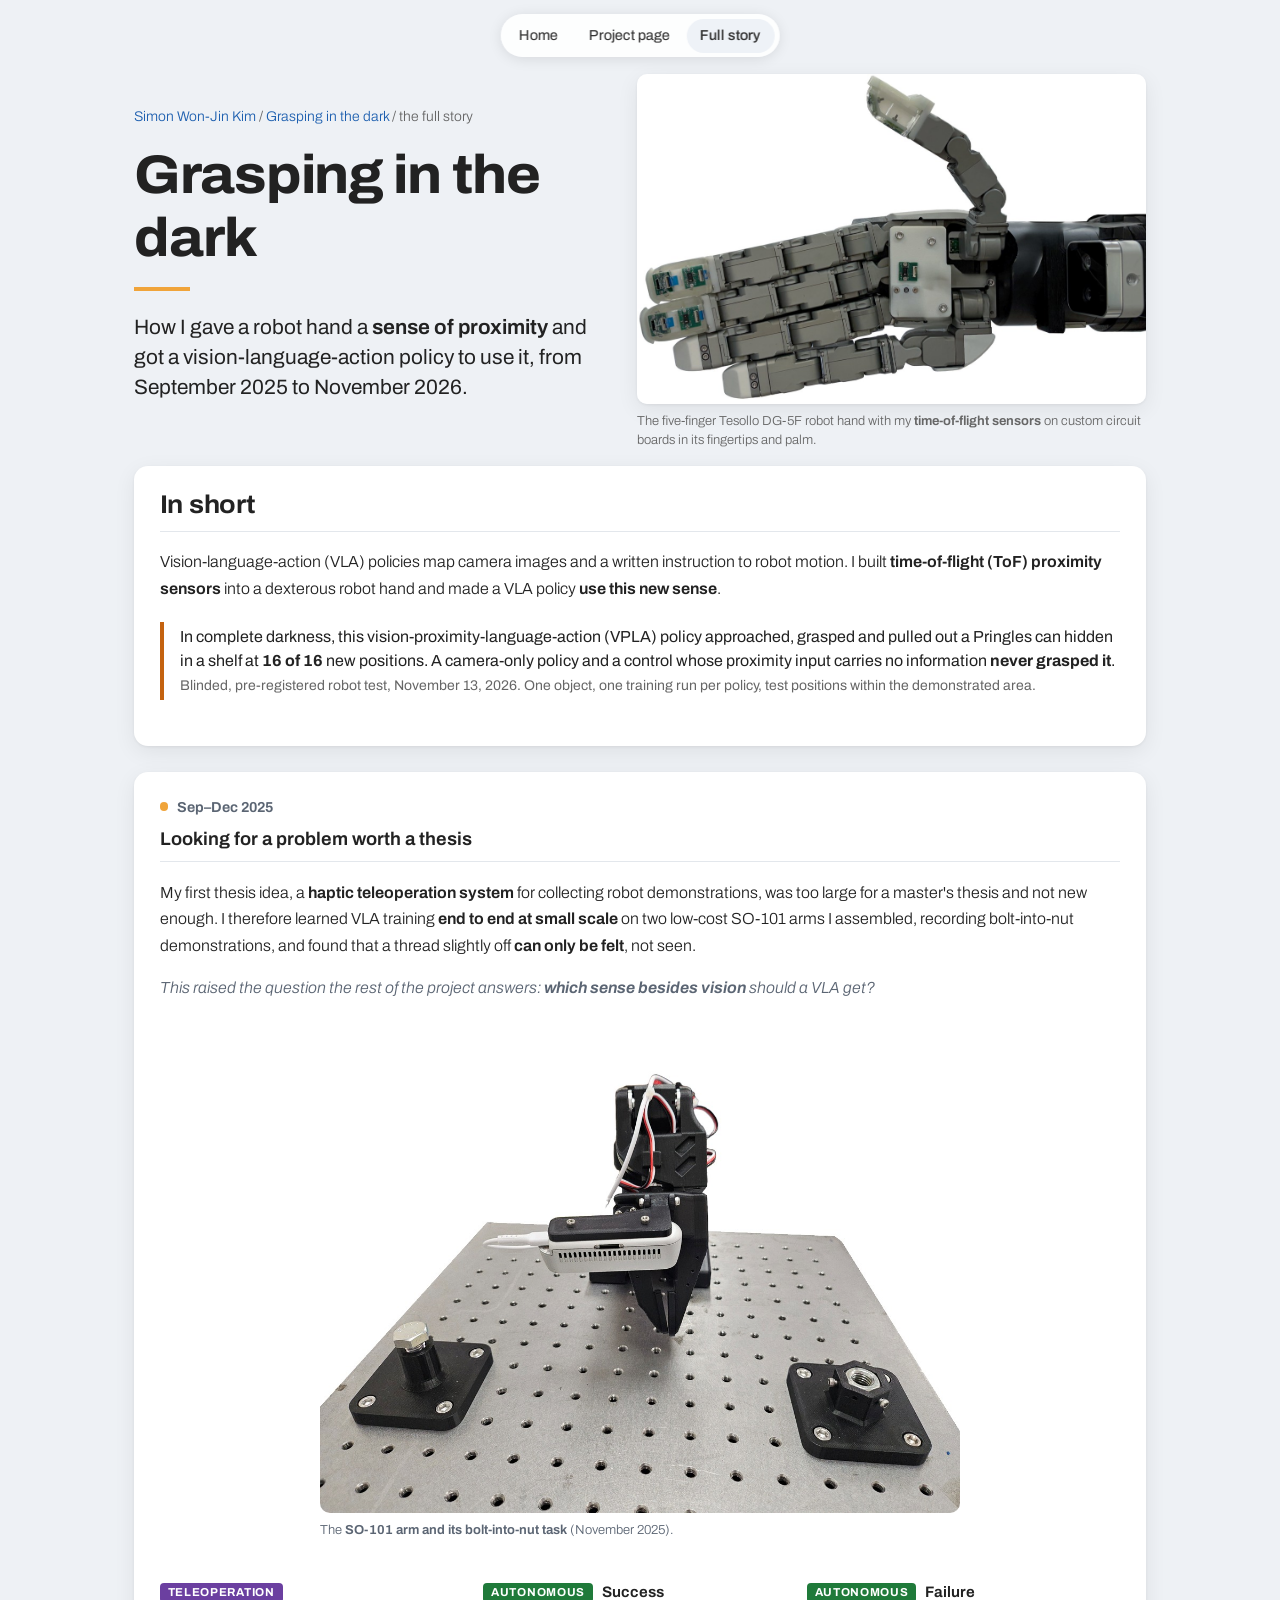
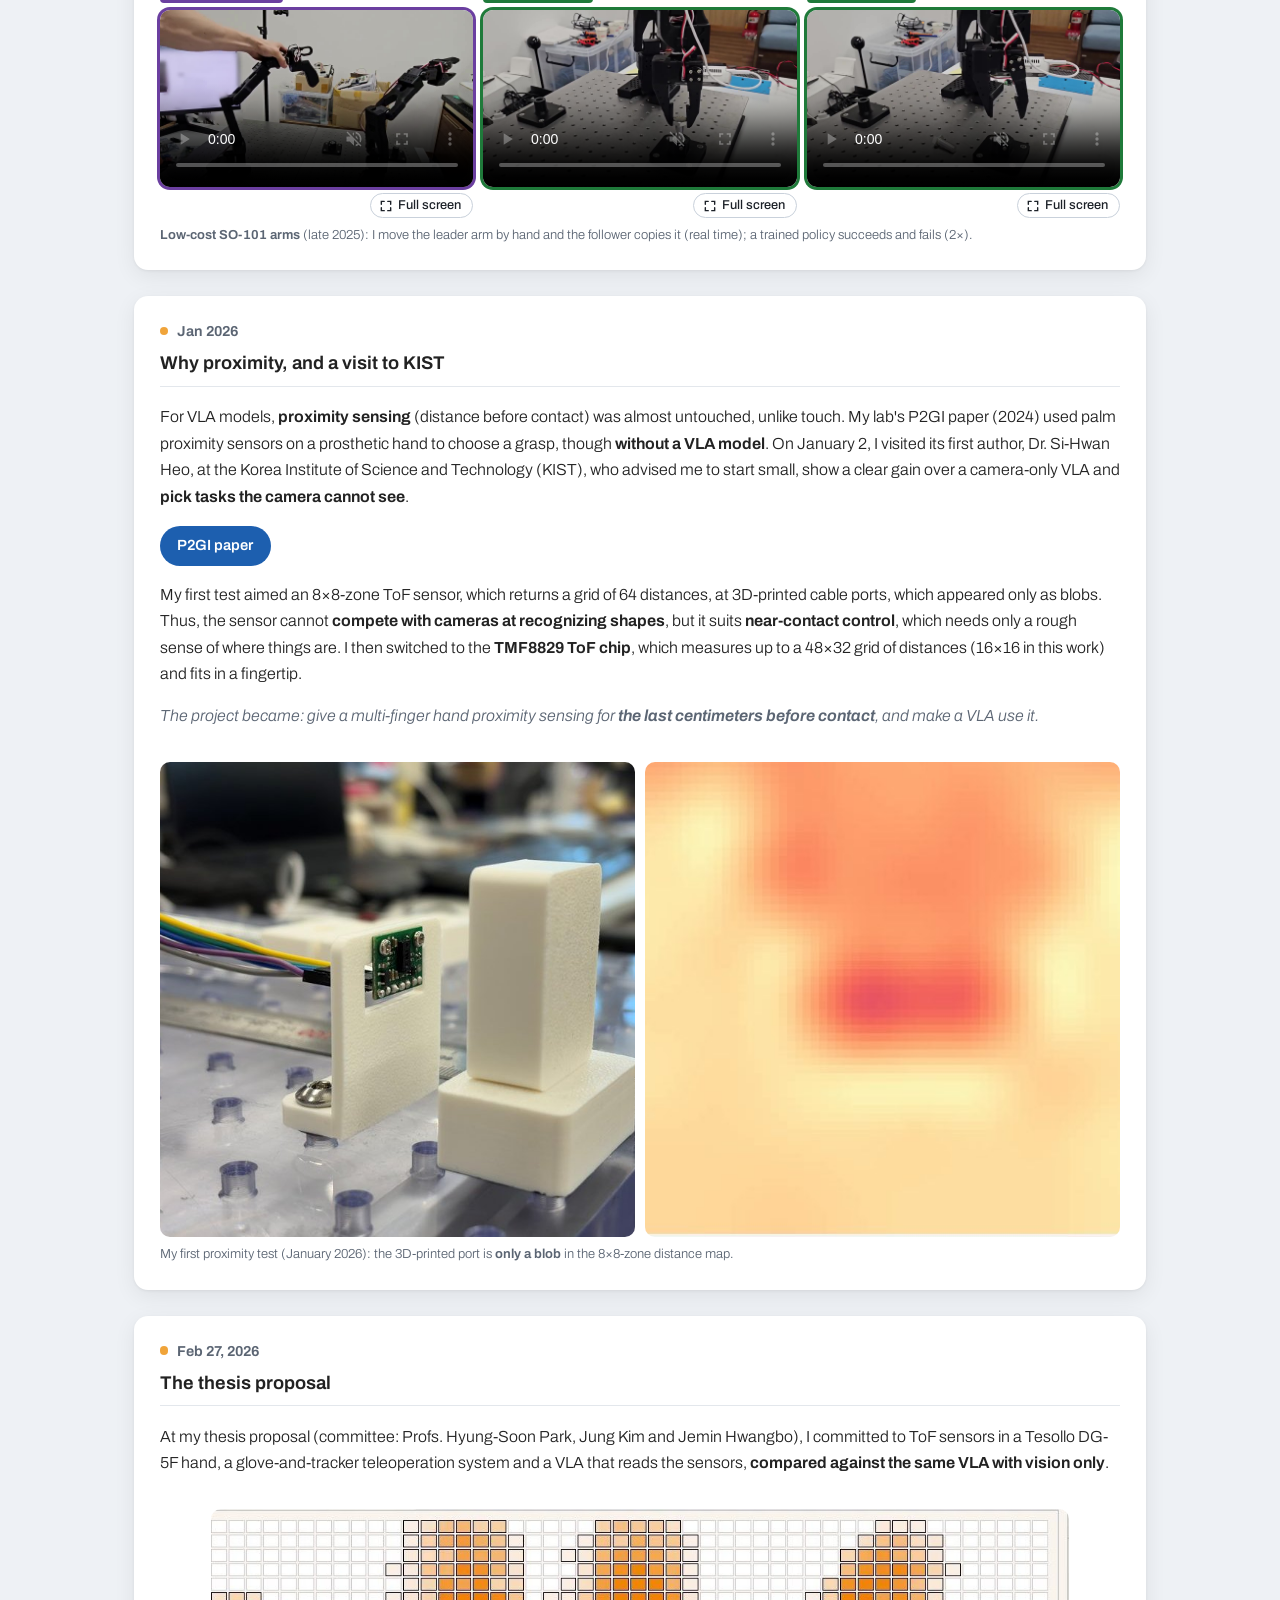
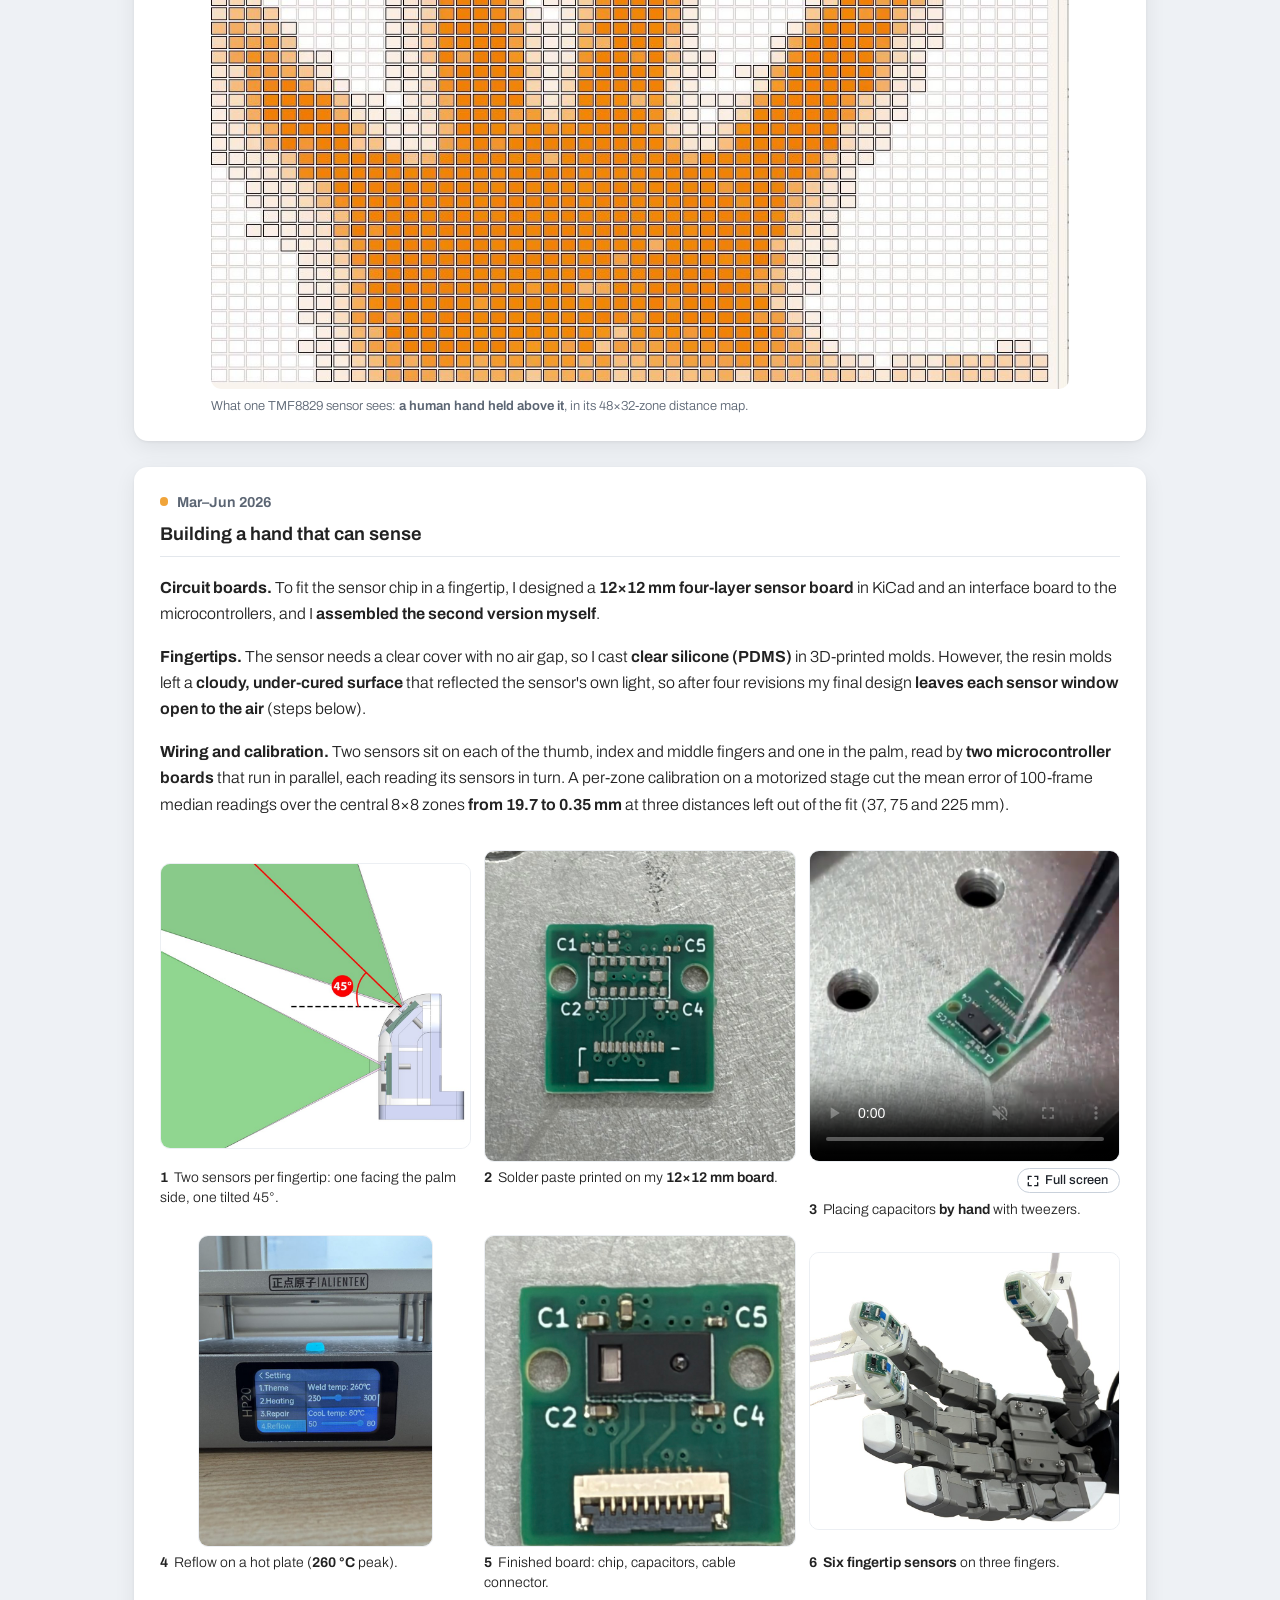
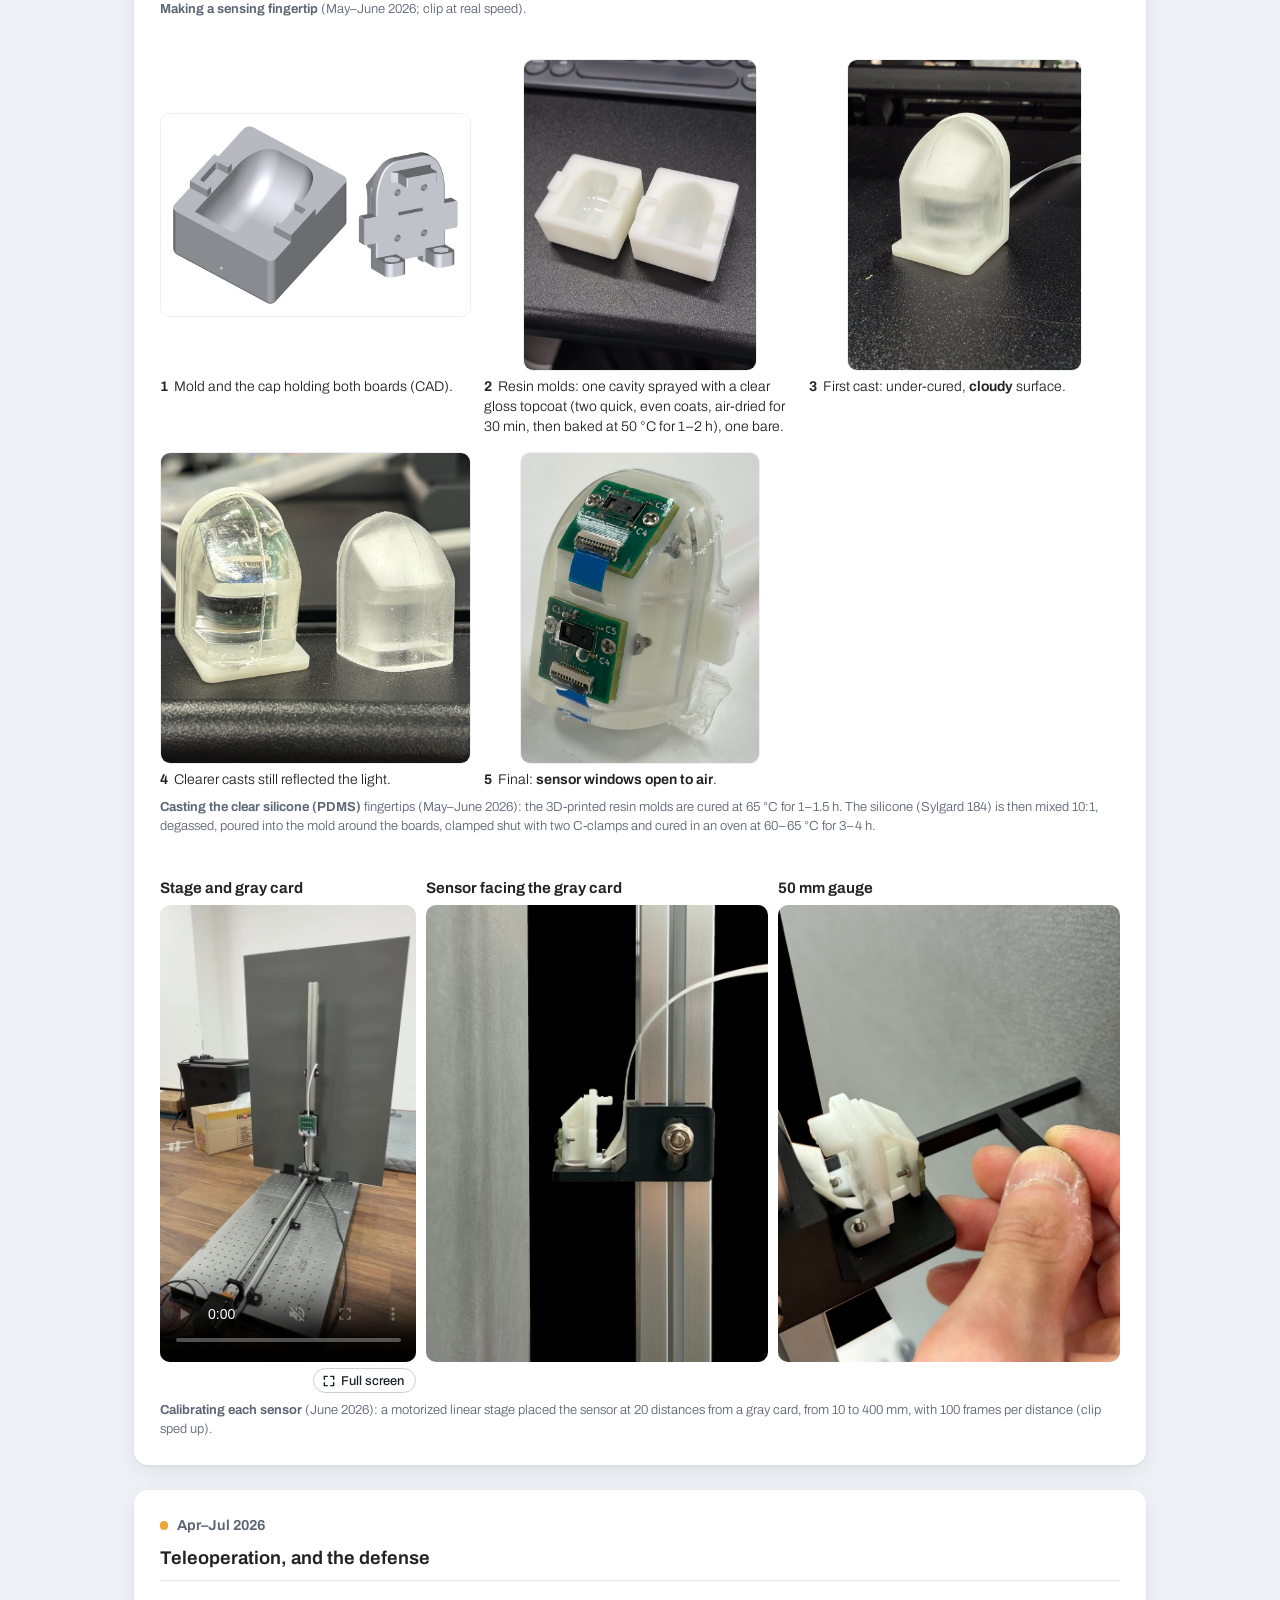
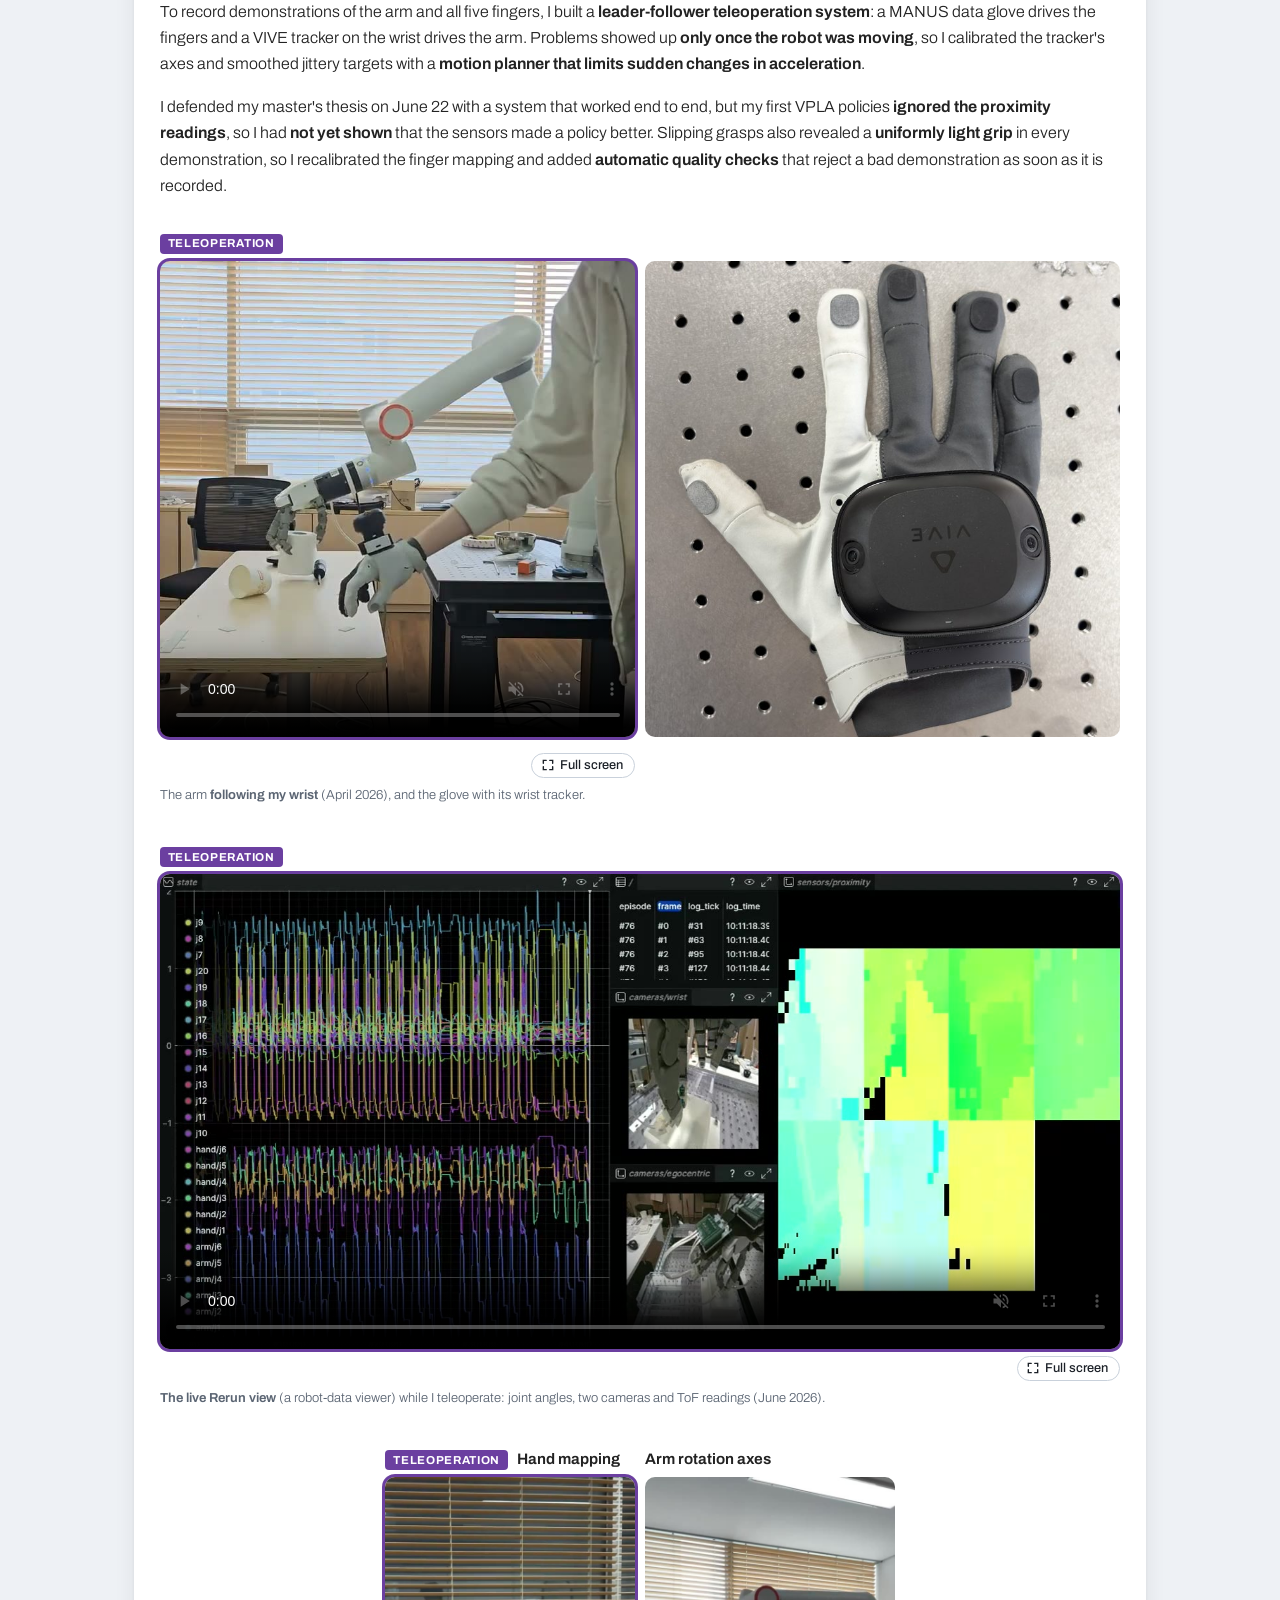
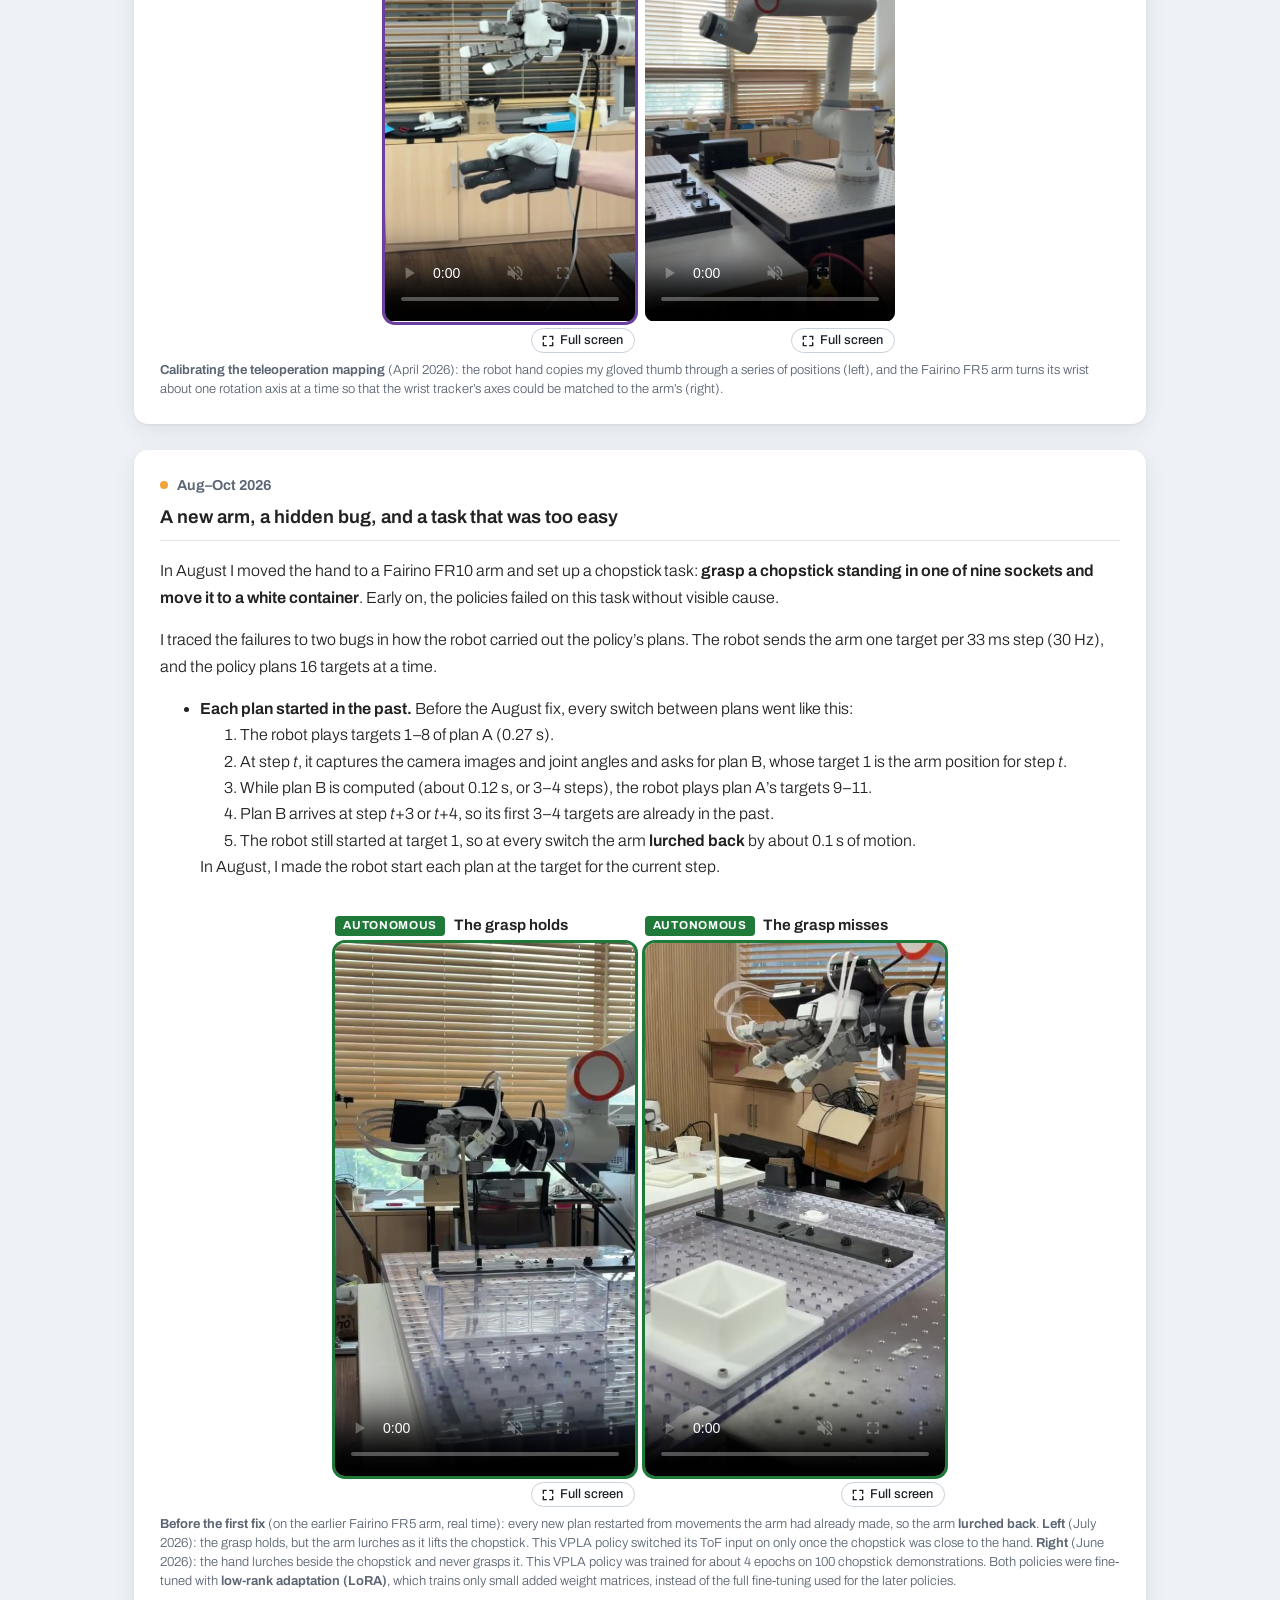
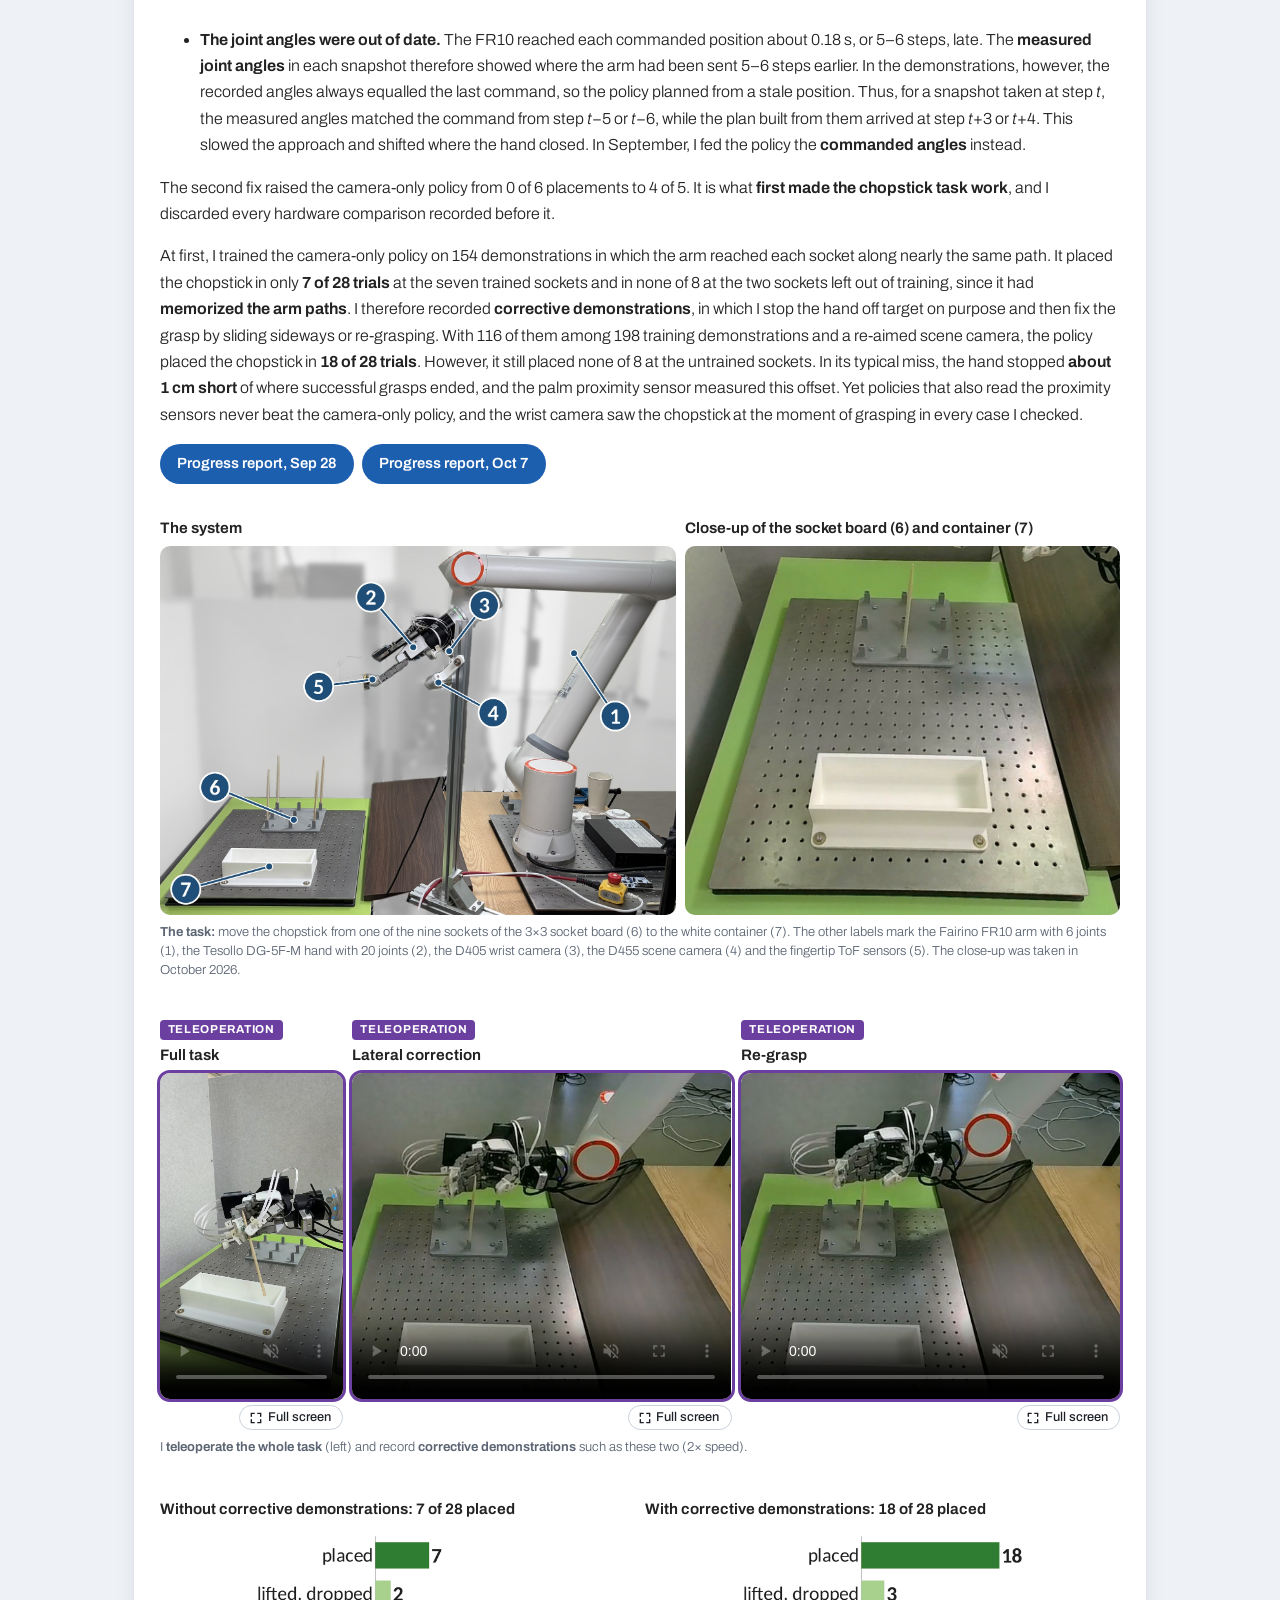
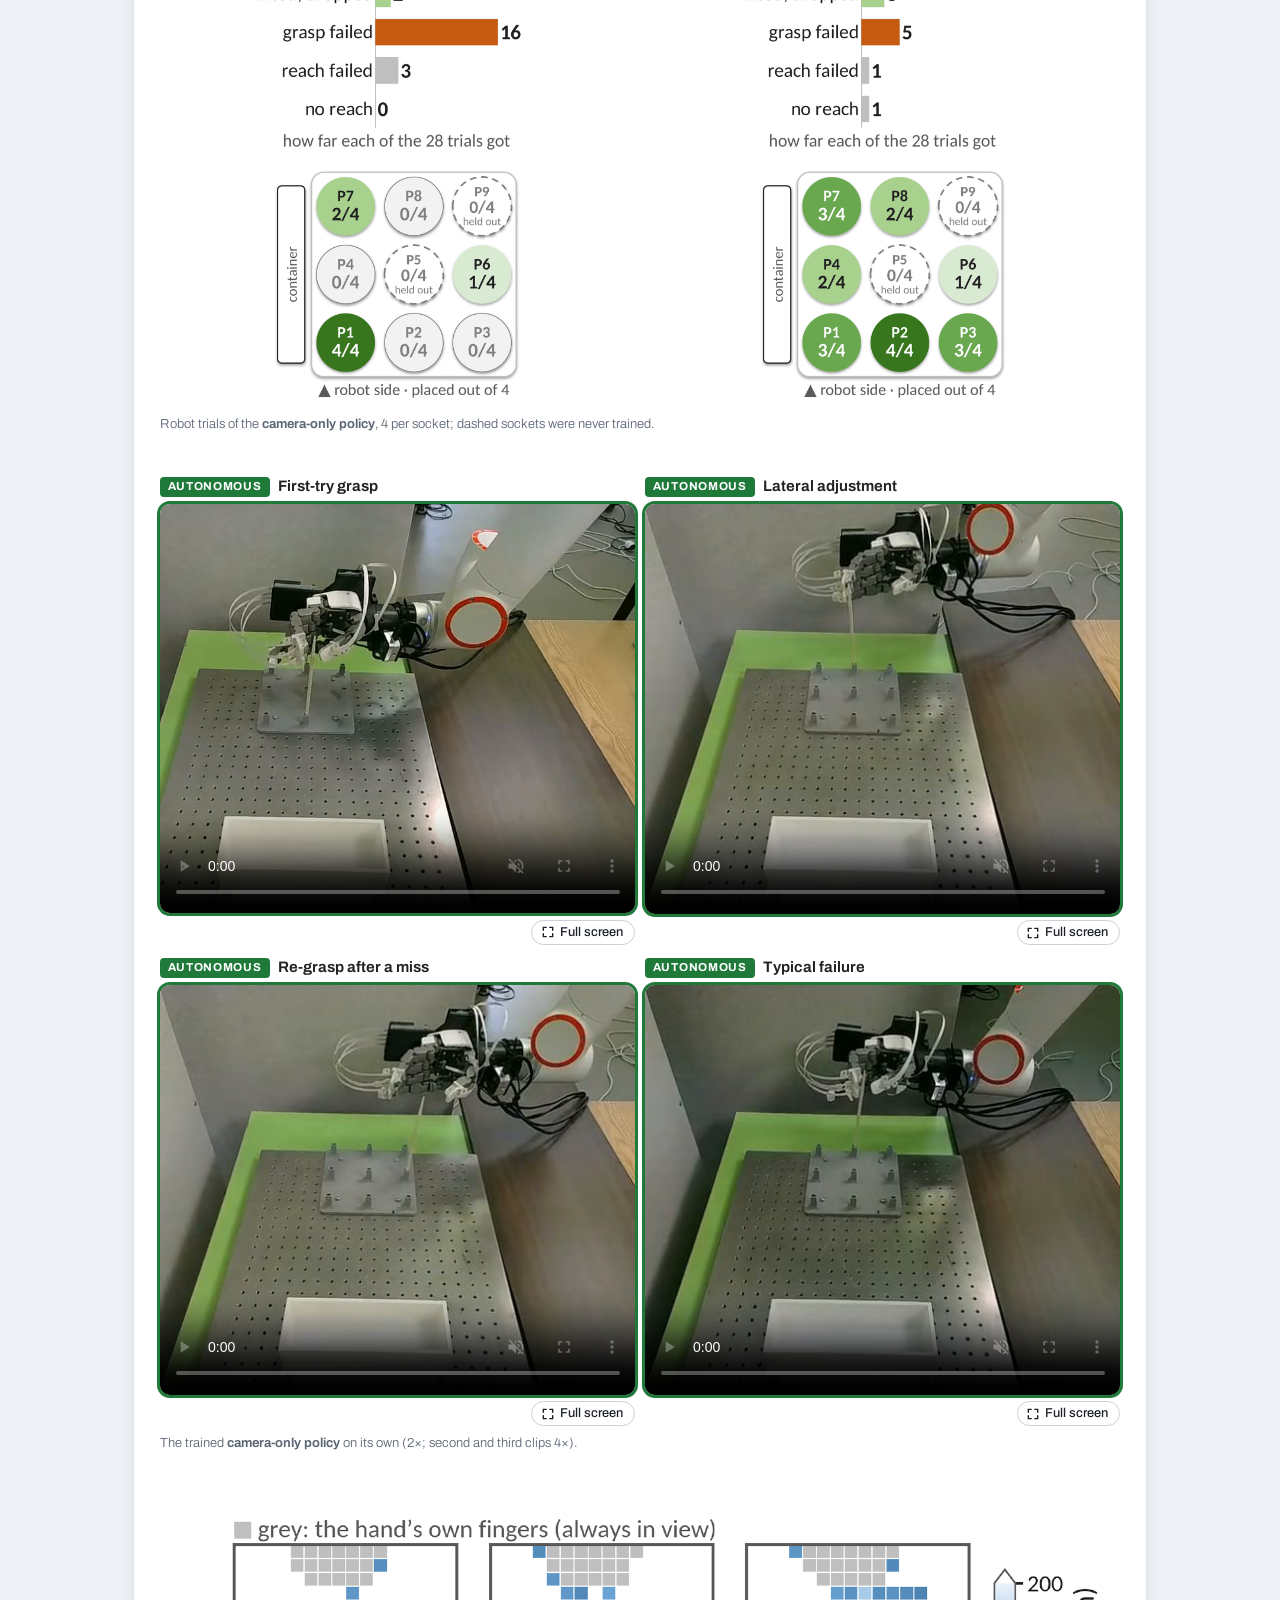
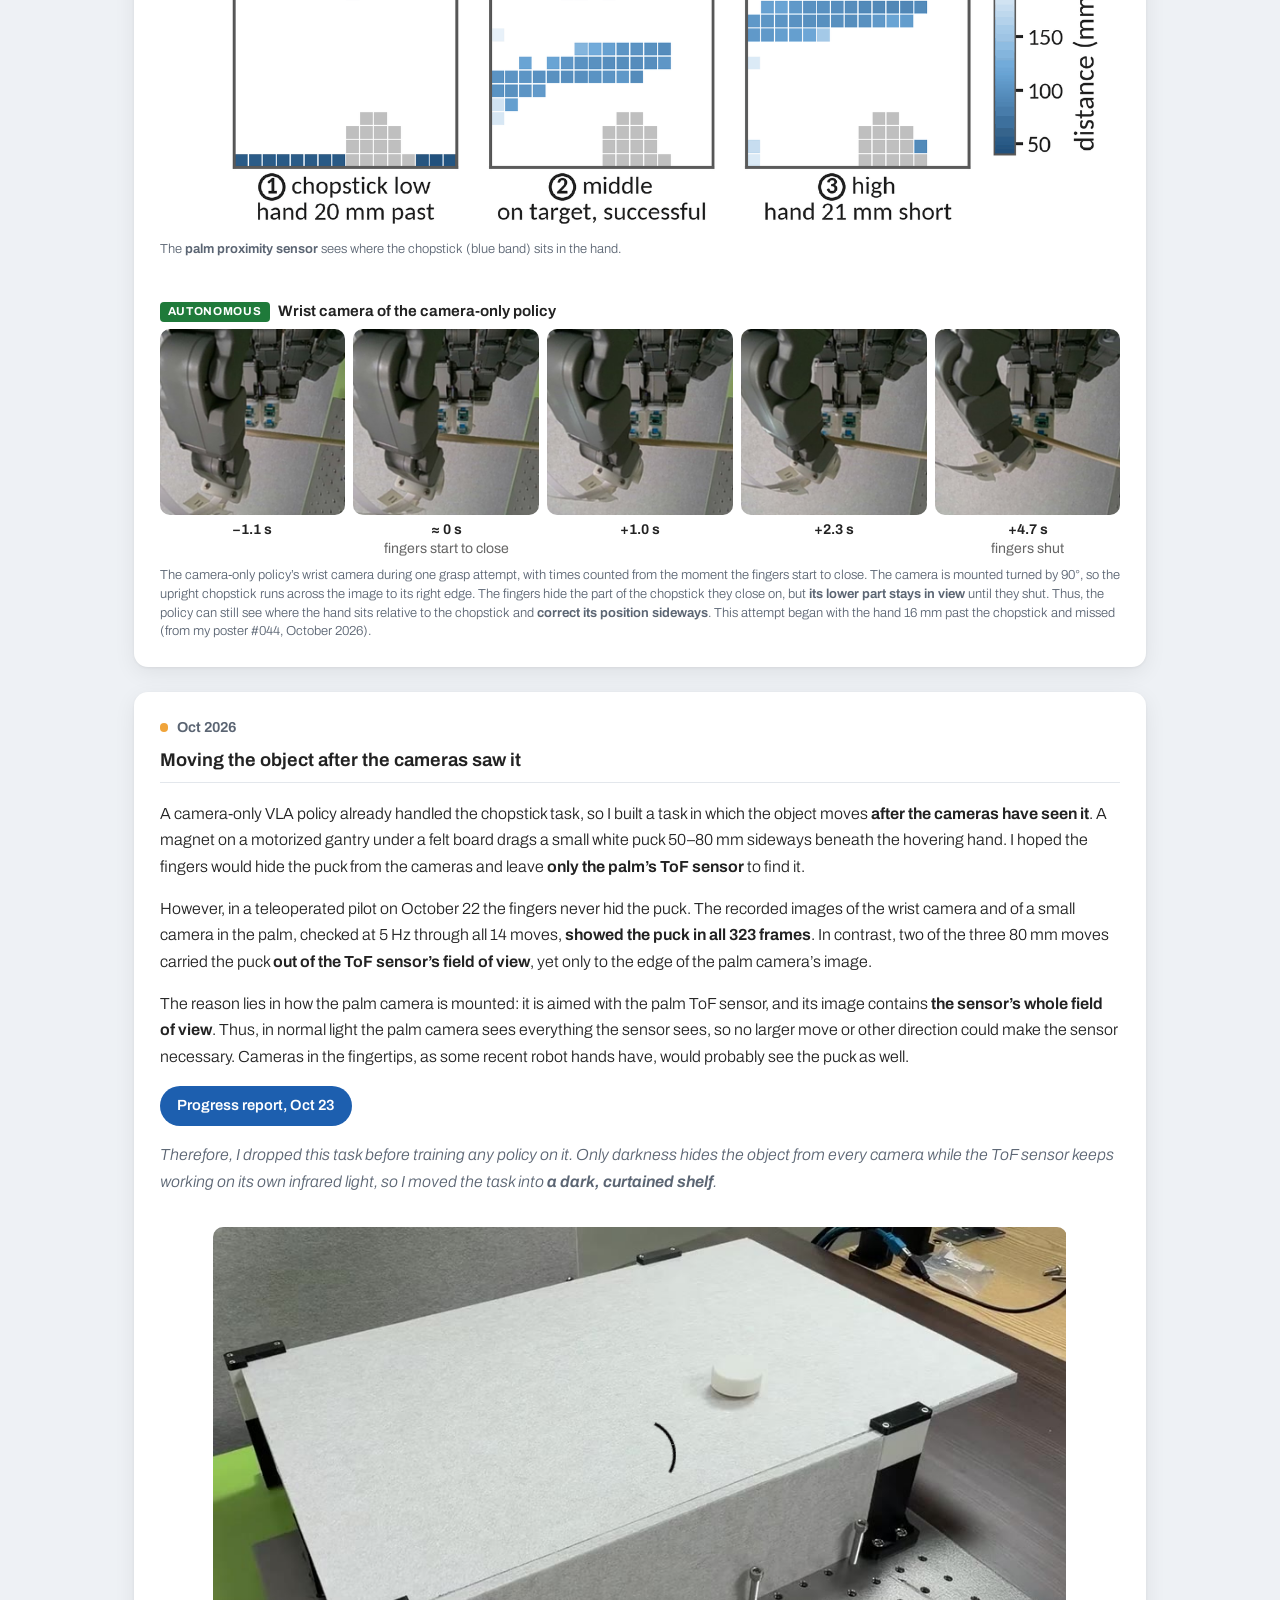
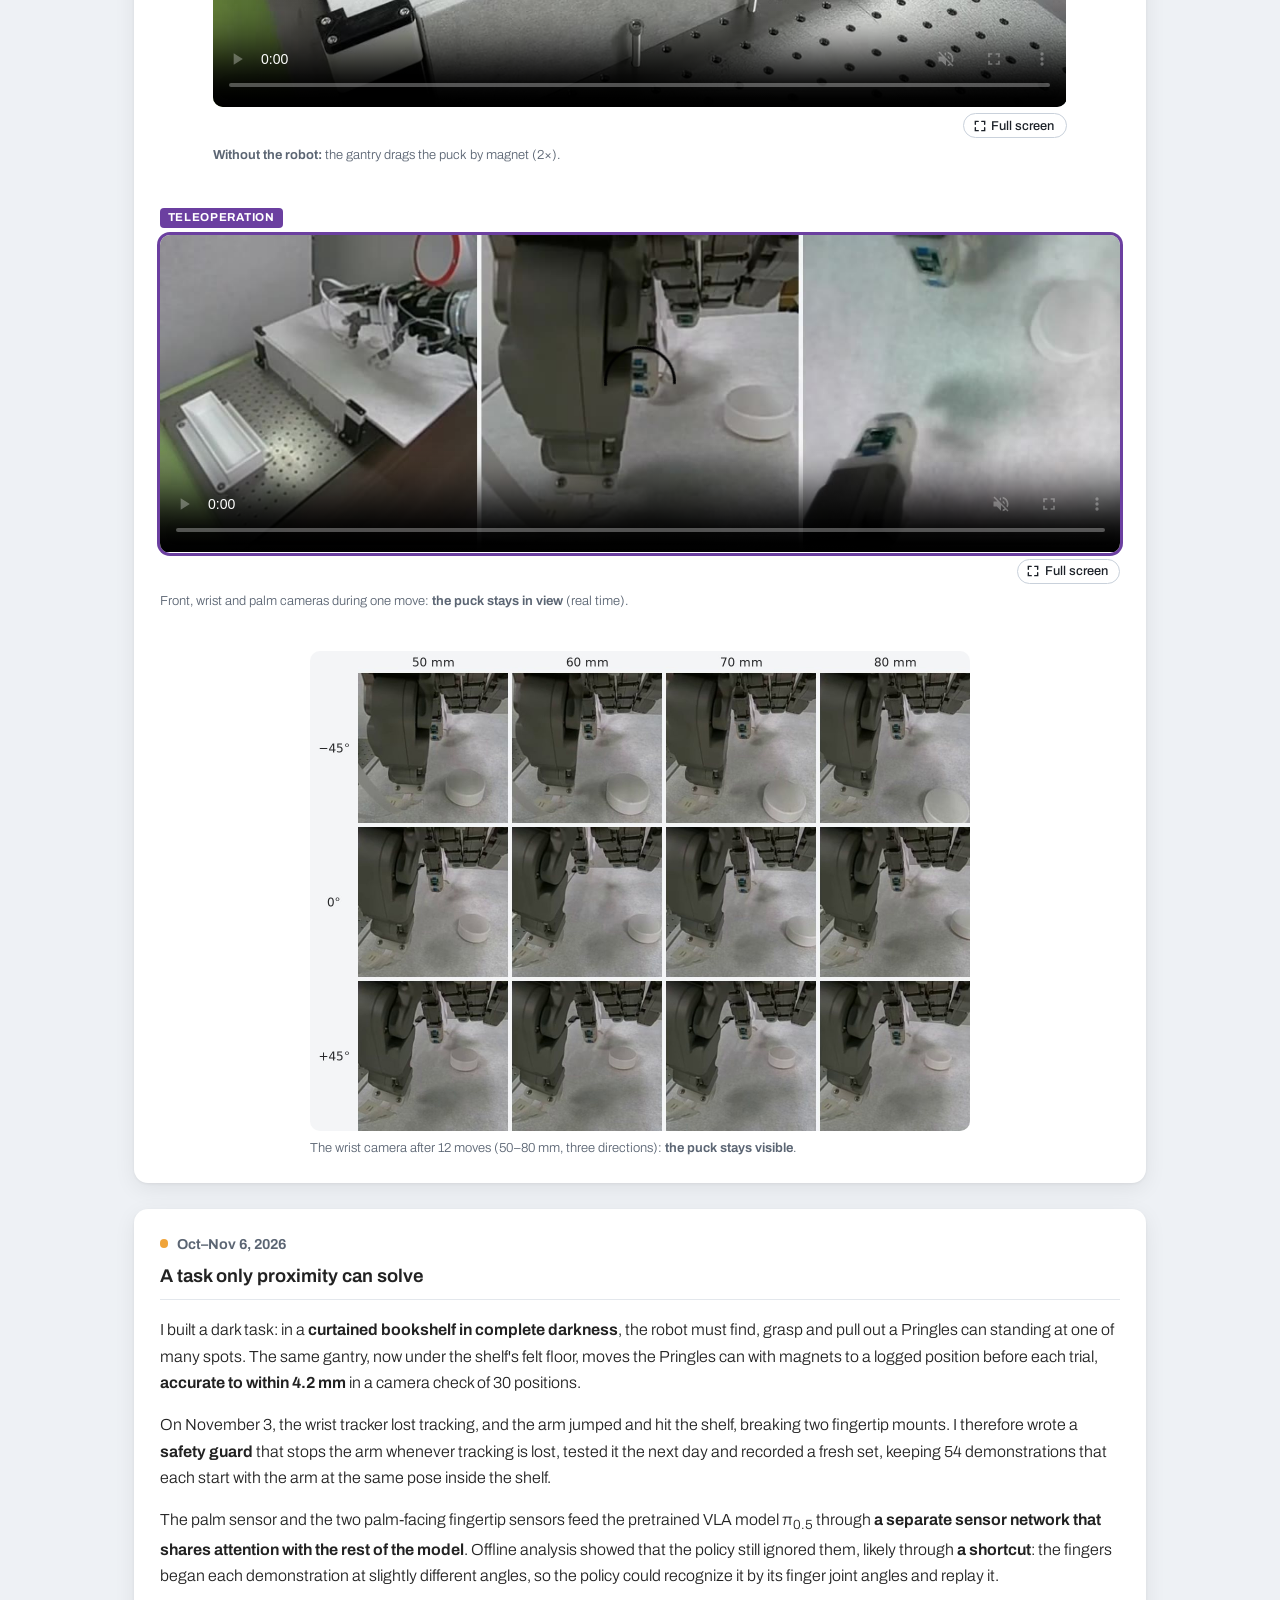
<file: vpla/story.html>
<!doctype html>
<html lang="en" data-theme="light">
<head>
<meta charset="utf-8">
<meta name="viewport" content="width=device-width, initial-scale=1">
<title>Grasping in the Dark: the full story</title>
<meta name="description" content="How the project came together, from September 2025 to November 2026: in-hand time-of-flight proximity sensing for a vision-language-action policy, by Simon Won-Jin Kim.">
<link rel="preconnect" href="https://fonts.googleapis.com">
<link rel="preconnect" href="https://fonts.gstatic.com" crossorigin>
<link href="https://fonts.googleapis.com/css2?family=Archivo:ital,wdth,wght@0,100..125,300..800;1,100..125,300..800&display=swap" rel="stylesheet">
<link rel="stylesheet" href="../assets/style.css">
<link rel="stylesheet" href="../assets/home.css">
</head>
<body class="pf proj">
<nav class="pill-nav" aria-label="Pages">
  <a href="../">Home</a>
  <a href="./">Project page</a>
  <a href="story.html" aria-current="page">Full story</a>
</nav>

<header class="hero">
  <div class="wrap grid">
    <div>
      <p class="meta"><a href="../">Simon Won-Jin Kim</a> / <a href="./">Grasping in the dark</a> / the full story</p>
      <h1>Grasping in the dark</h1>
      <p class="lede">How I gave a robot hand a <b>sense of proximity</b> and got a vision-language-action policy to use it, from September 2025 to November 2026.</p>
    </div>
    <figure><a href="../media/vpla/hand-clean-a12.jpg"><img src="../media/vpla/hand-clean-a12.jpg" alt="The grey five-finger robot hand seen from the palm side on a white background, with sensor boards in its index and middle fingertips and on its palm plate, mounted to the arm&rsquo;s black wrist flange." width="1201" height="780"></a><figcaption>The five-finger Tesollo DG-5F robot hand with my <b>time-of-flight sensors</b> on custom circuit boards in its fingertips and palm.</figcaption></figure>
  </div>
</header>

<main class="wrap">

<section class="measure" id="summary">
  <h2>In short</h2>
  <p>Vision-language-action (VLA) policies map camera images and a written instruction to robot motion. I built <b>time-of-flight (ToF) proximity sensors</b> into a dexterous robot hand and made a VLA policy <b>use this new sense</b>.</p>
  <p class="result">In complete darkness, this vision-proximity-language-action (VPLA) policy approached, grasped and pulled out a Pringles can hidden in a shelf at <strong>16 of 16</strong> new positions. A camera-only policy and a control whose proximity input carries no information <strong>never grasped it</strong>.<br><span class="meta">Blinded, pre-registered robot test, November 13, 2026. One object, one training run per policy, test positions within the demonstrated area.</span></p>
</section>

<section aria-label="The project, chapter by chapter">

<article class="chapter" id="ch1">
  <div class="when">Sep&ndash;Dec 2025</div>
  <div>
    <h3>Looking for a problem worth a thesis</h3>
    <p>My first thesis idea, a <b>haptic teleoperation system</b> for collecting robot demonstrations, was too large for a master's thesis and not new enough. I therefore learned VLA training <b>end to end at small scale</b> on two low-cost SO-101 arms I assembled, recording bolt-into-nut demonstrations, and found that a thread slightly off <b>can only be felt</b>, not seen.</p>
    <p class="why">This raised the question the rest of the project answers: <b>which sense besides vision</b> should a VLA get?</p>
  </div>
  <div class="media"><figure><a href="../media/vpla/so101-bolt-nut-v19.jpg"><img src="../media/vpla/so101-bolt-nut-v19.jpg" alt="A small desktop robot arm with a wrist camera above a bolt and nut fixture." width="1200" height="900" loading="lazy"></a><figcaption>The <b>SO-101 arm and its bolt-into-nut task</b> (November 2025).</figcaption></figure><figure><div class="vtrio"><div><p class="plab"><span class="tag tele">Teleoperation</span></p><video class="tele" controls muted loop playsinline preload="none" poster="../media/vpla/so101-teleop-v19.jpg" width="1280" height="720" aria-label="My hand moves the small leader arm on the left, and the follower arm on the right copies it."><source src="../media/vpla/so101-teleop-v19.mp4" type="video/mp4"></video></div><div><p class="plab"><span class="tag auto">Autonomous</span> Success</p><video class="auto" controls muted loop playsinline preload="none" poster="../media/vpla/so101-success-v19.jpg" width="1280" height="720" aria-label="The follower arm, driven by a trained policy, picks up the bolt, carries it to the nut and screws it in."><source src="../media/vpla/so101-success-v19.mp4" type="video/mp4"></video></div><div><p class="plab"><span class="tag auto">Autonomous</span> Failure</p><video class="auto" controls muted loop playsinline preload="none" poster="../media/vpla/so101-failure-v19.jpg" width="1280" height="720" aria-label="The follower arm brings the bolt to the nut tilted; the bolt slips off during the twist and falls onto the table."><source src="../media/vpla/so101-failure-v19.mp4" type="video/mp4"></video></div></div><figcaption><b>Low-cost SO-101 arms</b> (late 2025): I move the leader arm by hand and the follower copies it (real time); a trained policy succeeds and fails (2&times;).</figcaption></figure></div>
</article>

<article class="chapter" id="ch2">
  <div class="when">Jan 2026</div>
  <div>
    <h3>Why proximity, and a visit to KIST</h3>
    <p>For VLA models, <b>proximity sensing</b> (distance before contact) was almost untouched, unlike touch. My lab's P2GI paper (2024) used palm proximity sensors on a prosthetic hand to choose a grasp, though <b>without a VLA model</b>. On January 2, I visited its first author, Dr. Si-Hwan Heo, at the Korea Institute of Science and Technology (KIST), who advised me to start small, show a clear gain over a camera-only VLA and <b>pick tasks the camera cannot see</b>.</p>
    <p class="btns"><a class="btn" href="https://doi.org/10.1109/TMECH.2023.3324051">P2GI paper</a></p>
    <p>My first test aimed an 8&times;8-zone ToF sensor, which returns a grid of 64 distances, at 3D-printed cable ports, which appeared only as blobs. Thus, the sensor cannot <b>compete with cameras at recognizing shapes</b>, but it suits <b>near-contact control</b>, which needs only a rough sense of where things are. I then switched to the <b>TMF8829 ToF chip</b>, which measures up to a 48&times;32 grid of distances (16&times;16 in this work) and fits in a fingertip.</p>
    <p class="why">The project became: give a multi-finger hand proximity sensing for <b>the last centimeters before contact</b>, and make a VLA use it.</p>
  </div>
  <div class="media"><figure><div class="strip two"><a href="../media/vpla/first-tof-port-test-v17.jpg"><img src="../media/vpla/first-tof-port-test-v17.jpg" alt="A small proximity sensor board aimed at a 3D-printed connector port." width="860" height="645" loading="lazy"></a><a href="../media/vpla/port-depthmap-v17.jpg"><img src="../media/vpla/port-depthmap-v17.jpg" alt="An upsampled 8 by 8 distance map in which the port appears as a dark blob." width="506" height="461" loading="lazy"></a></div><figcaption>My first proximity test (January 2026): the 3D-printed port is <b>only a blob</b> in the 8&times;8-zone distance map.</figcaption></figure></div>
</article>

<article class="chapter" id="ch3">
  <div class="when">Feb 27, 2026</div>
  <div>
    <h3>The thesis proposal</h3>
    <p>At my thesis proposal (committee: Profs. Hyung-Soon Park, Jung Kim and Jemin Hwangbo), I committed to ToF sensors in a Tesollo DG-5F hand, a glove-and-tracker teleoperation system and a VLA that reads the sensors, <b>compared against the same VLA with vision only</b>.</p>
  </div>
  <div class="media"><figure><a href="../media/vpla/tmf8829-sees-a-hand.jpg"><img src="../media/vpla/tmf8829-sees-a-hand.jpg" alt="A color-coded 48 by 32 distance map showing the outline of a human hand." width="1072" height="600" loading="lazy"></a><figcaption>What one TMF8829 sensor sees: <b>a human hand held above it</b>, in its 48&times;32-zone distance map.</figcaption></figure></div>
</article>

<article class="chapter" id="ch4">
  <div class="when">Mar&ndash;Jun 2026</div>
  <div>
    <h3>Building a hand that can sense</h3>
    <p><strong>Circuit boards.</strong> To fit the sensor chip in a fingertip, I designed a <b>12&times;12&nbsp;mm four-layer sensor board</b> in KiCad and an interface board to the microcontrollers, and I <b>assembled the second version myself</b>.</p>
    <p><strong>Fingertips.</strong> The sensor needs a clear cover with no air gap, so I cast <b>clear silicone (PDMS)</b> in 3D-printed molds. However, the resin molds left a <b>cloudy, under-cured surface</b> that reflected the sensor's own light, so after four revisions my final design <b>leaves each sensor window open to the air</b> (steps below).</p>
    <p><strong>Wiring and calibration.</strong> Two sensors sit on each of the thumb, index and middle fingers and one in the palm, read by <b>two microcontroller boards</b> that run in parallel, each reading its sensors in turn. A per-zone calibration on a motorized stage cut the mean error of 100-frame median readings over the central 8&times;8 zones <b>from 19.7 to 0.35&nbsp;mm</b> at three distances left out of the fit (37, 75 and 225&nbsp;mm).</p>
  </div>
  <div class="media"><figure><div class="steps"><div><a href="../media/vpla/fab-a1-design-cad.jpg"><img src="../media/vpla/fab-a1-design-cad.jpg" width="1000" height="916" loading="lazy" alt="Side-view CAD drawing of a fingertip with two green cones: one sensor looks straight out of the finger pad, the other is tilted 45 degrees."></a><p class="scap"><b>1</b> Two sensors per fingertip: one facing the palm side, one tilted 45&deg;.</p></div><div><a href="../media/vpla/fab-a2-paste-printed.jpg"><img src="../media/vpla/fab-a2-paste-printed.jpg" width="1000" height="1000" loading="lazy" alt="A bare green circuit board, 12 millimetres square, on a metal plate, with grey solder paste printed on its pads."></a><p class="scap"><b>2</b> Solder paste printed on my <b>12&times;12&nbsp;mm board</b>.</p></div><div><video controls muted loop playsinline preload="none" poster="../media/vpla/fab-a3-place-parts.jpg" width="720" height="720" aria-label="Tweezers place a tiny capacitor next to the black sensor chip on the small green board."><source src="../media/vpla/fab-a3-place-parts.mp4" type="video/mp4"></video><p class="scap"><b>3</b> Placing capacitors <b>by hand</b> with tweezers.</p></div><div><a href="../media/vpla/pcb-hotplate.jpg"><img src="../media/vpla/pcb-hotplate.jpg" width="750" height="1000" loading="lazy" alt="A small hot plate whose display shows a 260 degree reflow setting."></a><p class="scap"><b>4</b> Reflow on a hot plate (<b>260&nbsp;&deg;C</b> peak).</p></div><div><a href="../media/vpla/fab-a5-board-finished.jpg"><img src="../media/vpla/fab-a5-board-finished.jpg" width="1000" height="1000" loading="lazy" alt="The same green board after reflow, carrying the black sensor chip, small capacitors and a flat-cable connector."></a><p class="scap"><b>5</b> Finished board: chip, capacitors, cable connector.</p></div><div><a href="../media/vpla/fab-a6-tips-on-hand.jpg"><img src="../media/vpla/fab-a6-tips-on-hand.jpg" width="1000" height="893" loading="lazy" alt="The grey robot hand on a white background, with clear silicone fingertips holding green sensor boards on the thumb, index and middle fingers."></a><p class="scap"><b>6</b> <b>Six fingertip sensors</b> on three fingers.</p></div></div><figcaption><b>Making a sensing fingertip</b> (May&ndash;June 2026; clip at real speed).</figcaption></figure><figure><div class="steps"><div><a href="../media/vpla/fab-b1-mold-cad.jpg"><img src="../media/vpla/fab-b1-mold-cad.jpg" width="1000" height="654" loading="lazy" alt="Two grey CAD parts: an open mold half with a rounded fingertip cavity, and the small printed cap that holds both sensor boards."></a><p class="scap"><b>1</b> Mold and the cap holding both boards (CAD).</p></div><div><a href="../media/vpla/molds-gloss-vs-matte.jpg"><img src="../media/vpla/molds-gloss-vs-matte.jpg" width="750" height="1000" loading="lazy" alt="Two white 3D-printed mold halves, one with a glossy coated cavity and one matte."></a><p class="scap"><b>2</b> Resin molds: one cavity sprayed with a clear gloss topcoat (two quick, even coats, air-dried for 30&nbsp;min, then baked at 50&nbsp;&deg;C for 1&ndash;2&nbsp;h), one bare.</p></div><div><a href="../media/vpla/tip-cloudy.jpg"><img src="../media/vpla/tip-cloudy.jpg" width="750" height="1000" loading="lazy" alt="A silicone fingertip cast with a cloudy, milky surface."></a><p class="scap"><b>3</b> First cast: under-cured, <b>cloudy</b> surface.</p></div><div><a href="../media/vpla/tip-clear-vs-cloudy-v19.jpg"><img src="../media/vpla/tip-clear-vs-cloudy-v19.jpg" width="1000" height="1000" loading="lazy" alt="Two silicone fingertips side by side: the left one clear, the right one hazy."></a><p class="scap"><b>4</b> Clearer casts still reflected the light.</p></div><div><a href="../media/vpla/fab-b6-final-open-window.jpg"><img src="../media/vpla/fab-b6-final-open-window.jpg" width="769" height="1000" loading="lazy" alt="A clear silicone fingertip with two green sensor boards set into its surface, the sensor windows open to the air."></a><p class="scap"><b>5</b> Final: <b>sensor windows open to air</b>.</p></div></div><figcaption><b>Casting the clear silicone (PDMS)</b> fingertips (May&ndash;June 2026): the 3D-printed resin molds are cured at 65&nbsp;&deg;C for 1&ndash;1.5&nbsp;h. The silicone (Sylgard&nbsp;184) is then mixed 10:1, degassed, poured into the mold around the boards, clamped shut with two C-clamps and cured in an oven at 60&ndash;65&nbsp;&deg;C for 3&ndash;4&nbsp;h.</figcaption></figure><figure><div class="vtrio ar" style="--cols:.5625fr .75fr .75fr"><div><p class="plab">Stage and gray card</p><video controls muted loop playsinline preload="none" poster="../media/vpla/calib-stage-v22.jpg" width="540" height="960" aria-label="A sensor board on a vertical post rides a motorized linear stage on an optical table toward a large gray card and back."><source src="../media/vpla/calib-stage-v22.mp4" type="video/mp4"></video></div><div><p class="plab">Sensor facing the gray card</p><a href="../media/vpla/calib-post-v22.jpg"><img src="../media/vpla/calib-post-v22.jpg" width="750" height="1000" loading="lazy" alt="The sensor in a white 3D-printed holder on the stage&rsquo;s aluminium post, facing the gray card at the left."></a></div><div><p class="plab">50&nbsp;mm gauge</p><a href="../media/vpla/calib-gauge-photo-v22.jpg"><img src="../media/vpla/calib-gauge-photo-v22.jpg" width="750" height="1000" loading="lazy" alt="A hand holds a black T-shaped 50 mm gauge between the sensor holder and the gray card."></a></div></div><figcaption><b>Calibrating each sensor</b> (June 2026): a motorized linear stage placed the sensor at 20 distances from a gray card, from 10 to 400&nbsp;mm, with 100 frames per distance (clip sped up).</figcaption></figure></div>
</article>

<article class="chapter" id="ch5">
  <div class="when">Apr&ndash;Jul 2026</div>
  <div>
    <h3>Teleoperation, and the defense</h3>
    <p>To record demonstrations of the arm and all five fingers, I built a <b>leader-follower teleoperation system</b>: a MANUS data glove drives the fingers and a VIVE tracker on the wrist drives the arm. Problems showed up <b>only once the robot was moving</b>, so I calibrated the tracker's axes and smoothed jittery targets with a <b>motion planner that limits sudden changes in acceleration</b>.</p>
    <p>I defended my master's thesis on June 22 with a system that worked end to end, but my first VPLA policies <b>ignored the proximity readings</b>, so I had <b>not yet shown</b> that the sensors made a policy better. Slipping grasps also revealed a <b>uniformly light grip</b> in every demonstration, so I recalibrated the finger mapping and added <b>automatic quality checks</b> that reject a bad demonstration as soon as it is recorded.</p>
  </div>
  <div class="media"><figure><p class="plab"><span class="tag tele">Teleoperation</span></p><div class="strip two"><video class="tele" controls muted loop playsinline preload="none" poster="../media/vpla/teleop-arm-follows.jpg" width="1280" height="720" aria-label="The robot arm follows the operator&rsquo;s wrist motion, seen from the side; the operator is visible from shoulder to knee."><source src="../media/vpla/teleop-arm-follows.mp4" type="video/mp4"></video><a href="../media/vpla/glove-tracker.jpg"><img src="../media/vpla/glove-tracker.jpg" alt="A data glove with a puck-shaped tracker strapped to its back, lying on a perforated plate." width="750" height="1000" loading="lazy"></a></div><figcaption>The arm <b>following my wrist</b> (April 2026), and the glove with its wrist tracker.</figcaption></figure><figure><p class="plab"><span class="tag tele">Teleoperation</span></p><video class="tele" controls muted loop playsinline preload="none" poster="../media/vpla/rerun-v21.jpg" width="1364" height="674" aria-label="Dark-themed Rerun viewer during teleoperation: coloured joint-angle traces of the arm and hand on the left, the wrist and head camera images in the middle, and a colour map of the hand&rsquo;s ToF proximity readings on the right, which changes as the hand moves."><source src="../media/vpla/rerun-v21.mp4" type="video/mp4"></video><figcaption><b>The live Rerun view</b> (a robot-data viewer) while I teleoperate: joint angles, two cameras and ToF readings (June 2026).</figcaption></figure><figure><div class="vtrio ar" style="--cols:minmax(0,250px) minmax(0,250px)"><div><p class="plab"><span class="tag tele">Teleoperation</span> Hand mapping</p><video class="tele" controls muted loop playsinline preload="none" poster="../media/vpla/hand-mapping-v22.jpg" width="540" height="960" aria-label="The robot hand, mounted above, copies my gloved hand below as the thumb moves through a series of positions across the palm and toward each finger."><source src="../media/vpla/hand-mapping-v22.mp4" type="video/mp4"></video></div><div><p class="plab">Arm rotation axes</p><video controls muted loop playsinline preload="none" poster="../media/vpla/arm-axes-v22.jpg" width="540" height="960" aria-label="The Fairino FR5 arm, with no hand attached, turns its wrist about one rotation axis at a time."><source src="../media/vpla/arm-axes-v22.mp4" type="video/mp4"></video></div></div><figcaption><b>Calibrating the teleoperation mapping</b> (April 2026): the robot hand copies my gloved thumb through a series of positions (left), and the Fairino FR5 arm turns its wrist about one rotation axis at a time so that the wrist tracker&rsquo;s axes could be matched to the arm&rsquo;s (right).</figcaption></figure></div>
</article>

<article class="chapter" id="ch7">
  <div class="when">Aug&ndash;Oct 2026</div>
  <div>
    <h3>A new arm, a hidden bug, and a task that was too easy</h3>
    <p>In August I moved the hand to a Fairino FR10 arm and set up a chopstick task: <b>grasp a chopstick standing in one of nine sockets and move it to a white container</b>. Early on, the policies failed on this task without visible cause.</p>
    <p>I traced the failures to two bugs in how the robot carried out the policy&rsquo;s plans. The robot sends the arm one target per 33&nbsp;ms step (30&nbsp;Hz), and the policy plans 16 targets at a time.</p>
    <ul>
      <li><b>Each plan started in the past.</b> Before the August fix, every switch between plans went like this:
        <ol>
          <li>The robot plays targets 1&ndash;8 of plan A (0.27&nbsp;s).</li>
          <li>At step <i>t</i>, it captures the camera images and joint angles and asks for plan B, whose target 1 is the arm position for step <i>t</i>.</li>
          <li>While plan B is computed (about 0.12&nbsp;s, or 3&ndash;4 steps), the robot plays plan A&rsquo;s targets 9&ndash;11.</li>
          <li>Plan B arrives at step <i>t</i>+3 or <i>t</i>+4, so its first 3&ndash;4 targets are already in the past.</li>
          <li>The robot still started at target 1, so at every switch the arm <b>lurched back</b> by about 0.1&nbsp;s of motion.</li>
        </ol>
        In August, I made the robot start each plan at the target for the current step.</li>
    </ul>
  </div>
  <div class="media"><figure><div class="vtrio ar" style="--cols:minmax(0,300px) minmax(0,300px)"><div><p class="plab"><span class="tag auto">Autonomous</span> The grasp holds</p><video class="auto" controls muted loop playsinline preload="none" poster="../media/vpla/chopstick-lurch-lift-v22.jpg" width="540" height="960" aria-label="Run by a policy before the fixes, the robot hand grasps the upright chopstick and lifts it out of the socket; on the way up the arm repeatedly jerks back down toward where it had been a moment earlier."><source src="../media/vpla/chopstick-lurch-lift-v22.mp4" type="video/mp4"></video></div><div><p class="plab"><span class="tag auto">Autonomous</span> The grasp misses</p><video class="auto" controls muted loop playsinline preload="none" poster="../media/vpla/chopstick-lurch-miss-v22.jpg" width="540" height="960" aria-label="Run by a policy before the fixes, the robot hand moves back and forth in small jerks beside the upright chopstick and never grasps it."><source src="../media/vpla/chopstick-lurch-miss-v22.mp4" type="video/mp4"></video></div></div><figcaption><b>Before the first fix</b> (on the earlier Fairino FR5 arm, real time): every new plan restarted from movements the arm had already made, so the arm <b>lurched back</b>. <b>Left</b> (July 2026): the grasp holds, but the arm lurches as it lifts the chopstick. This VPLA policy switched its ToF input on only once the chopstick was close to the hand. <b>Right</b> (June 2026): the hand lurches beside the chopstick and never grasps it. This VPLA policy was trained for about 4 epochs on 100 chopstick demonstrations. Both policies were fine-tuned with <b>low-rank adaptation (LoRA)</b>, which trains only small added weight matrices, instead of the full fine-tuning used for the later policies.</figcaption></figure></div>
  <div style="margin-top:1rem">
    <ul>
      <li><b>The joint angles were out of date.</b> The FR10 reached each commanded position about 0.18&nbsp;s, or 5&ndash;6 steps, late. The <b>measured joint angles</b> in each snapshot therefore showed where the arm had been sent 5&ndash;6 steps earlier. In the demonstrations, however, the recorded angles always equalled the last command, so the policy planned from a stale position. Thus, for a snapshot taken at step <i>t</i>, the measured angles matched the command from step <i>t</i>&minus;5 or <i>t</i>&minus;6, while the plan built from them arrived at step <i>t</i>+3 or <i>t</i>+4. This slowed the approach and shifted where the hand closed. In September, I fed the policy the <b>commanded angles</b> instead.</li>
    </ul>
    <p>The second fix raised the camera-only policy from 0 of 6 placements to 4 of 5. It is what <b>first made the chopstick task work</b>, and I discarded every hardware comparison recorded before it.</p>
    <p>At first, I trained the camera-only policy on 154 demonstrations in which the arm reached each socket along nearly the same path. It placed the chopstick in only <b>7 of 28 trials</b> at the seven trained sockets and in none of 8 at the two sockets left out of training, since it had <b>memorized the arm paths</b>. I therefore recorded <b>corrective demonstrations</b>, in which I stop the hand off target on purpose and then fix the grasp by sliding sideways or re-grasping. With 116 of them among 198 training demonstrations and a re-aimed scene camera, the policy placed the chopstick in <b>18 of 28 trials</b>. However, it still placed none of 8 at the untrained sockets. In its typical miss, the hand stopped <b>about 1&nbsp;cm short</b> of where successful grasps ended, and the palm proximity sensor measured this offset. Yet policies that also read the proximity sensors never beat the camera-only policy, and the wrist camera saw the chopstick at the moment of grasping in every case I checked.</p>
    <p class="btns"><a class="btn" href="https://simonwkim02.github.io/grasping-in-the-dark-reports/2026-09-28/">Progress report, Sep 28</a> <a class="btn" href="https://simonwkim02.github.io/grasping-in-the-dark-reports/2026-10-07/">Progress report, Oct 7</a></p>
  </div>
  <div class="media"><figure><div class="vtrio ar" style="--cols:1.398fr 1.178fr"><div><p class="plab">The system</p><a href="../media/vpla/system-overview-v22.jpg"><img src="../media/vpla/system-overview-v22.jpg" width="1600" height="1145" loading="lazy" alt="Photo of the robot setup with its background blurred, marked with numbered labels: 1 the FR10 arm, 2 the robot hand, 3 the wrist camera, 4 the scene camera, 5 the fingertip ToF sensors, 6 the 3-by-3 socket board with chopsticks standing in it, 7 the white container."></a></div><div><p class="plab">Close-up of the socket board (6) and container (7)</p><a href="../media/vpla/chopstick-before-upright-v19.jpg"><img src="../media/vpla/chopstick-before-upright-v19.jpg" width="940" height="798" loading="lazy" alt="Close-up: a chopstick stands upright in one socket of the grey 3-by-3 socket board on a perforated metal plate, and an empty white container sits in front."></a></div></div><figcaption><b>The task:</b> move the chopstick from one of the nine sockets of the 3&times;3 socket board (6) to the white container (7). The other labels mark the Fairino FR10 arm with 6 joints (1), the Tesollo DG-5F-M hand with 20 joints (2), the D405 wrist camera (3), the D455 scene camera (4) and the fingertip ToF sensors (5). The close-up was taken in October 2026.</figcaption></figure><figure><div class="vtrio vrow3"><div><p class="plab"><span class="tag tele">Teleoperation</span> Full task</p><video class="tele" controls muted loop playsinline preload="none" poster="../media/vpla/chopstick-teleop-v21.jpg" width="720" height="1280" aria-label="Teleoperated: the robot hand comes in from the right, closes on the chopstick standing in the socket board, lifts it out and drops it into the white tray."><source src="../media/vpla/chopstick-teleop-v21.mp4" type="video/mp4"></video></div><div><p class="plab"><span class="tag tele">Teleoperation</span> Lateral correction</p><video class="tele" controls muted loop playsinline preload="none" poster="../media/vpla/chopstick-lateral-v20.jpg" width="540" height="464" aria-label="Teleoperated: the hand stops with the chopstick too far from its palm, shifts closer, then grasps it."><source src="../media/vpla/chopstick-lateral-v20.mp4" type="video/mp4"></video></div><div><p class="plab"><span class="tag tele">Teleoperation</span> Re-grasp</p><video class="tele" controls muted loop playsinline preload="none" poster="../media/vpla/chopstick-regrasp-v20.jpg" width="540" height="464" aria-label="Teleoperated: the hand closes and misses the chopstick, opens again, moves and grasps it."><source src="../media/vpla/chopstick-regrasp-v20.mp4" type="video/mp4"></video></div></div><figcaption>I <b>teleoperate the whole task</b> (left) and record <b>corrective demonstrations</b> such as these two (2&times;&nbsp;speed).</figcaption></figure><figure><div class="vtrio vquad"><div><p class="plab">Without corrective demonstrations: 7 of 28 placed</p><a href="../media/vpla/chop-results-without-v22.png"><img src="../media/vpla/chop-results-without-v22.png" width="1000" height="1622" loading="lazy" alt="Bar chart of how far each of 28 robot trials got before corrective demonstrations: 7 placed, 2 lifted then dropped, 16 grasp failed, 3 reach failed. Below, a 3-by-3 socket map with placements out of 4: P1 4, P7 2, P6 1, and P2, P3, P4 and P8 none; the held-out sockets P5 and P9 none."></a></div><div><p class="plab">With corrective demonstrations: 18 of 28 placed</p><a href="../media/vpla/chop-results-with-v22.png"><img src="../media/vpla/chop-results-with-v22.png" width="1000" height="1622" loading="lazy" alt="The same chart after corrective demonstrations: 18 placed, 3 lifted then dropped, 5 grasp failed, 1 reach failed, 1 no reach. Socket map: P2 4, P1, P3 and P7 3, P4 and P8 2, P6 1; the held-out sockets P5 and P9 none."></a></div></div><figcaption>Robot trials of the <b>camera-only policy</b>, 4 per socket; dashed sockets were never trained.</figcaption></figure><figure><div class="vtrio vquad"><div><p class="plab"><span class="tag auto">Autonomous</span> First-try grasp</p><video class="auto" controls muted loop playsinline preload="none" poster="../media/vpla/chopstick-success-v20.jpg" width="720" height="620" aria-label="The robot hand, run by the trained camera-only policy, comes down on the chopstick standing in the socket board, lifts it and lays it in the white tray."><source src="../media/vpla/chopstick-success-v20.mp4" type="video/mp4"></video></div><div><p class="plab"><span class="tag auto">Autonomous</span> Lateral adjustment</p><video class="auto" controls muted loop playsinline preload="none" poster="../media/vpla/chopstick-policy-adjust-v21.jpg" width="480" height="414" aria-label="Run by the camera-only policy, the hand hovers above the socket, edges closer to the chopstick, then closes once, lifts it and lays it in the tray."><source src="../media/vpla/chopstick-policy-adjust-v21.mp4" type="video/mp4"></video></div><div><p class="plab"><span class="tag auto">Autonomous</span> Re-grasp after a miss</p><video class="auto" controls muted loop playsinline preload="none" poster="../media/vpla/chopstick-policy-regrasp-v21.jpg" width="480" height="414" aria-label="Run by the camera-only policy, the hand closes on nothing, reopens and adjusts, then grasps the chopstick on the second close and releases it into the tray."><source src="../media/vpla/chopstick-policy-regrasp-v21.mp4" type="video/mp4"></video></div><div><p class="plab"><span class="tag auto">Autonomous</span> Typical failure</p><video class="auto" controls muted loop playsinline preload="none" poster="../media/vpla/chopstick-failure-v20.jpg" width="480" height="414" aria-label="The hand comes down beside the chopstick and closes just short of it; it lifts nothing and the chopstick stays standing in its socket."><source src="../media/vpla/chopstick-failure-v20.mp4" type="video/mp4"></video></div></div><figcaption>The trained <b>camera-only policy</b> on its own (2&times;; second and third clips 4&times;).</figcaption></figure><figure><a href="../media/vpla/chop-palm-tof-v22.png"><img src="../media/vpla/chop-palm-tof-v22.png" width="1600" height="565" loading="lazy" alt="Three 16-by-16 depth images from the palm proximity sensor at the start of a grasp. Grey cells are the hand&rsquo;s own fingers. The chopstick shows as a blue band: along the bottom edge when the hand is 20 mm past it, in the middle when the hand is on target, and near the top when the hand is 21 mm short."></a><figcaption>The <b>palm proximity sensor</b> sees where the chopstick (blue band) sits in the hand.</figcaption></figure><figure><p class="plab"><span class="tag auto">Autonomous</span> Wrist camera of the camera-only policy</p><div class="tstrip"><div><a href="../media/vpla/chop-wrist-1-v22.jpg"><img src="../media/vpla/chop-wrist-1-v22.jpg" width="400" height="400" loading="lazy" alt="Wrist camera, 1.1 s before the fingers start to close: the fingers are open and the chopstick runs from the hand to the right edge."></a><p>&minus;1.1&nbsp;s</p></div><div><a href="../media/vpla/chop-wrist-2-v22.jpg"><img src="../media/vpla/chop-wrist-2-v22.jpg" width="400" height="400" loading="lazy" alt="Wrist camera, As the fingers start to close: the chopstick still runs to the right edge."></a><p>&asymp;&nbsp;0&nbsp;s<span>fingers start to close</span></p></div><div><a href="../media/vpla/chop-wrist-3-v22.jpg"><img src="../media/vpla/chop-wrist-3-v22.jpg" width="400" height="400" loading="lazy" alt="Wrist camera, 1.0 s later: a finger moves in front of the chopstick near the hand; its lower part stays in view."></a><p>+1.0&nbsp;s</p></div><div><a href="../media/vpla/chop-wrist-4-v22.jpg"><img src="../media/vpla/chop-wrist-4-v22.jpg" width="400" height="400" loading="lazy" alt="Wrist camera, 2.3 s later: the fingers cover the chopstick near the hand; its lower part stays in view."></a><p>+2.3&nbsp;s</p></div><div><a href="../media/vpla/chop-wrist-5-v22.jpg"><img src="../media/vpla/chop-wrist-5-v22.jpg" width="400" height="400" loading="lazy" alt="Wrist camera, 4.7 s later: the fingers have shut beside the chopstick, whose lower part still runs to the right edge."></a><p>+4.7&nbsp;s<span>fingers shut</span></p></div></div><figcaption>The camera-only policy&rsquo;s wrist camera during one grasp attempt, with times counted from the moment the fingers start to close. The camera is mounted turned by 90&deg;, so the upright chopstick runs across the image to its right edge. The fingers hide the part of the chopstick they close on, but <b>its lower part stays in view</b> until they shut. Thus, the policy can still see where the hand sits relative to the chopstick and <b>correct its position sideways</b>. This attempt began with the hand 16&nbsp;mm past the chopstick and missed (from my poster #044, October 2026).</figcaption></figure></div>
</article>

<article class="chapter" id="perturb">
  <div class="when">Oct 2026</div>
  <div>
    <h3>Moving the object after the cameras saw it</h3>
    <p>A camera-only VLA policy already handled the chopstick task, so I built a task in which the object moves <b>after the cameras have seen it</b>. A magnet on a motorized gantry under a felt board drags a small white puck 50&ndash;80&nbsp;mm sideways beneath the hovering hand. I hoped the fingers would hide the puck from the cameras and leave <b>only the palm&rsquo;s ToF sensor</b> to find it.</p>
    <p>However, in a teleoperated pilot on October 22 the fingers never hid the puck. The recorded images of the wrist camera and of a small camera in the palm, checked at 5&nbsp;Hz through all 14 moves, <b>showed the puck in all 323 frames</b>. In contrast, two of the three 80&nbsp;mm moves carried the puck <b>out of the ToF sensor&rsquo;s field of view</b>, yet only to the edge of the palm camera&rsquo;s image.</p>
    <p>The reason lies in how the palm camera is mounted: it is aimed with the palm ToF sensor, and its image contains <b>the sensor&rsquo;s whole field of view</b>. Thus, in normal light the palm camera sees everything the sensor sees, so no larger move or other direction could make the sensor necessary. Cameras in the fingertips, as some recent robot hands have, would probably see the puck as well.</p>
    <p class="btns"><a class="btn" href="https://simonwkim02.github.io/grasping-in-the-dark-reports/2026-10-23/">Progress report, Oct 23</a></p>
    <p class="why">Therefore, I dropped this task before training any policy on it. Only darkness hides the object from every camera while the ToF sensor keeps working on its own infrared light, so I moved the task into <b>a dark, curtained shelf</b>.</p>
  </div>
  <div class="media"><figure><video controls muted loop playsinline preload="none" poster="../media/vpla/perturb-rig-v21.jpg" width="960" height="540" aria-label="A light-grey felt board on a black frame with a small white puck on top. The puck slides to new spots on the board again and again, pulled by a magnet on a motorized gantry hidden underneath."><source src="../media/vpla/perturb-rig-v21.mp4" type="video/mp4"></video><figcaption><b>Without the robot:</b> the gantry drags the puck by magnet (2&times;).</figcaption></figure><figure><p class="plab"><span class="tag tele">Teleoperation</span></p><video class="tele" controls muted loop playsinline preload="none" poster="../media/vpla/perturb-views-v21.jpg" width="1356" height="448" aria-label="Three camera views side by side while the robot hand hovers over the felt board. Left, the front camera shows the arm and hand above the board. Middle, the wrist camera: the white puck slides out from beside the fingertips and stays in view. Right, the palm camera: the puck moves toward the upper right and stays in view. The hand then moves over the puck again and grasps it."><source src="../media/vpla/perturb-views-v21.mp4" type="video/mp4"></video><figcaption>Front, wrist and palm cameras during one move: <b>the puck stays in view</b> (real time).</figcaption></figure><figure><a href="../media/vpla/perturb-wrist12-v21.jpg"><img src="../media/vpla/perturb-wrist12-v21.jpg" width="1320" height="960" loading="lazy" alt="Twelve wrist-camera images in three rows and four columns. The columns are labelled 50, 60, 70 and 80 mm, the distance the puck was moved; the rows are labelled minus 45, 0 and plus 45 degrees, the direction of the move. In every image the white puck is clearly visible beside or below the robot's fingertips."></a><figcaption>The wrist camera after 12 moves (50&ndash;80&nbsp;mm, three directions): <b>the puck stays visible</b>.</figcaption></figure></div>
</article>

<article class="chapter" id="ch8">
  <div class="when">Oct&ndash;Nov 6, 2026</div>
  <div>
    <h3>A task only proximity can solve</h3>
    <p>I built a dark task: in a <b>curtained bookshelf in complete darkness</b>, the robot must find, grasp and pull out a Pringles can standing at one of many spots. The same gantry, now under the shelf's felt floor, moves the Pringles can with magnets to a logged position before each trial, <b>accurate to within 4.2&nbsp;mm</b> in a camera check of 30 positions.</p>
    <p>On November 3, the wrist tracker lost tracking, and the arm jumped and hit the shelf, breaking two fingertip mounts. I therefore wrote a <b>safety guard</b> that stops the arm whenever tracking is lost, tested it the next day and recorded a fresh set, keeping 54 demonstrations that each start with the arm at the same pose inside the shelf.</p>
    <p>The palm sensor and the two palm-facing fingertip sensors feed the pretrained VLA model &pi;<sub>0.5</sub> through <b>a separate sensor network that shares attention with the rest of the model</b>. Offline analysis showed that the policy still ignored them, likely through <b>a shortcut</b>: the fingers began each demonstration at slightly different angles, so the policy could recognize it by its finger joint angles and replay it.</p>
    <p class="btns"><a class="btn" href="https://simonwkim02.github.io/grasping-in-the-dark-reports/2026-11-05/">Progress report, Nov 5</a></p>
    <p class="why">The demonstrations offered <b>an easier answer</b> than the sensor, so I had to <b>take that answer away</b>.</p>
  </div>
  <div class="media"><figure><a href="../media/vpla/policy-view-dark.jpg"><img src="../media/vpla/policy-view-dark.jpg" alt="Top row: three nearly black camera images. Bottom row: three distance maps with an orange patch that moves from the right edge toward the center." width="964" height="716" loading="lazy"></a><figcaption>What the policy receives in the dark: three cameras that <b>show no Pringles can</b> (top), and the palm sensor&rsquo;s distance map, where <b>the orange patch is the Pringles can</b> (bottom, three Pringles can positions).</figcaption></figure></div>
</article>

<article class="chapter" id="ch9">
  <div class="when">Nov 6&ndash;13, 2026</div>
  <div>
    <h3>Making the policy use the sensor</h3>
    <p>To check offline whether a policy uses the sensor, I swapped in proximity readings recorded with the Pringles can elsewhere and measured whether the planned motion <b>shifts toward the new spot</b>. Guided by this test, <b>two training changes</b> made the policy use the sensor:</p>
    <ul>
      <li>I <b>removed the joint angles</b> from the policy's input, which took away the shortcut.</li>
      <li>I <b>pre-trained and then froze</b> the sensor encoder, the network that turns the ToF readings into tokens for the model, teaching it to locate the Pringles can at 201 positions set by the gantry.</li>
    </ul>
    <p>After policies trained on the first 54 demonstrations missed the Pringles can at the front corners in pilot tests, I recorded 90 more, most at the edges and corners, for <b>144 training demonstrations in total</b>. A blinded test on November 8 also showed that <b>my control was unfair</b>: with its sensor blanked, the policy closed its hand at once and backed out of the shelf instead of reaching for the Pringles can. As my advisor, Prof. Hyung-Soon Park, pointed out, the control had to get a fair chance at the task before the comparison could show that the ToF sensing makes the difference. The control therefore became a policy trained from the start on <b>proximity readings marked invalid</b>, so any difference could come only from the sensor.</p>
    <p>On November 13 I ran the main test, pre-registered and blinded: the three policies ran in random order under code names that a script hid from me, and whether the hand approached the Pringles can, coming down within 40&nbsp;mm of it, was computed from the robot&rsquo;s joint logs by a fixed rule. Their motions still gave the policies away, so only this approach score is fully blind. The VPLA policy approached, grasped and pulled out the Pringles can at <b>all 16 new positions</b>, whereas the control approached it once and the camera-only policy three times, the number expected by chance, neither grasping it. A day later, the same model trained without my two changes approached the Pringles can at 0 of 16 positions in a pre-registered but unblinded test.</p>
    <p class="btns"><a class="btn" href="https://simonwkim02.github.io/grasping-in-the-dark-reports/2026-11-09/">Progress report, Nov 9</a> <a class="btn" href="https://simonwkim02.github.io/grasping-in-the-dark-reports/2026-11-11/">Progress report, Nov 11</a></p>
  </div>
  <div class="media"><figure><p class="plab"><span class="tag auto">Autonomous</span></p><p class="vlabs three" aria-hidden="true"><span>Camera-only policy</span><span>Control: ToF readings marked invalid</span><span>VPLA policy</span></p><video class="auto" controls muted loop playsinline preload="none" poster="../media/vpla/position3-trio-v22.jpg" width="966" height="202" aria-label="Three top-down infrared clips of the same Pringles can position in the dark shelf. Left: the camera-only policy's hand comes down near the left wall and misses the Pringles can. Middle: the control, whose ToF readings are all marked invalid, also comes down near the left wall and misses. Right: the hand of the VPLA policy comes down on the Pringles can and pulls it out."><source src="../media/vpla/position3-trio-v22.mp4" type="video/mp4"></video><figcaption>The November 13 test at one of 16 positions: the camera-only policy (left) and the control (middle) miss, and <b>the VPLA policy pulls the Pringles can out</b> (right). Filmed by an <b>infrared camera the policies cannot see</b> (2&times;).</figcaption></figure><p class="btns"><a class="btn" href="trials/">Every robot trial in the paper (videos)</a></p></div>
</article>

<article class="chapter" id="next">
  <div class="when">Next</div>
  <div>
    <h3>What comes next</h3>
    <p>The preprint goes on arXiv in late November 2026. Its lesson is that, in this task, a pretrained VLA used <b>a sense it was never trained on</b> only after I measured whether it used that sense, <b>removed the joint-angle shortcut</b> and pre-trained its sensor encoder.</p>
  </div>
</article>

</section>
</main>

<footer class="pf-foot">Last updated November 2026.</footer>

<script>if (!matchMedia('(prefers-reduced-motion: reduce)').matches) { const io = new IntersectionObserver(es => es.forEach(e => e.isIntersecting ? e.target.play().catch(() => {}) : e.target.pause())); document.querySelectorAll('video').forEach(v => io.observe(v)); }</script>
<script>/* v22b: open at the top (or at the #anchor), also inside a viewer that keeps the previous page's scroll offset */ if (!location.hash && performance.getEntriesByType('navigation')[0]?.type === 'navigate') { const top = () => { scrollTo(0, 0); document.body.scrollIntoView({ block: 'start' }); }; top(); addEventListener('load', top, { once: true }); }</script>
<script src="../assets/fs.js"></script>
</body>
</html>
</file>
<file: assets/style.css>
/* Simon Won-Jin Kim — personal site. Two faces: Archivo (names, headings, numbers), Source Serif 4 (reading text). */
:root {
  --page: #f4f5f6;
  --ink: #1c2128;
  --muted: #5b6573;
  --rule: #d9dde2;
  --link: #1d5faf;
  --shelf: #101a26;      /* inside the dark shelf: hero band only */
  --shelf-ink: #e8edf3;
  --shelf-muted: #9aa8b8;
  --signal: #f0a43a;     /* time-of-flight "near" reading: chapter markers and the hero rule */
  --measure: 40rem;
  --wide: 68rem;
}
@media (prefers-color-scheme: dark) {
  :root:not([data-theme="light"]) {
    --page: #12171d; --ink: #e3e8ee; --muted: #9aa6b4; --rule: #2a323c; --link: #7fb0ec; --shelf: #0a1119;
  }
}
:root[data-theme="dark"] {
  --page: #12171d; --ink: #e3e8ee; --muted: #9aa6b4; --rule: #2a323c; --link: #7fb0ec; --shelf: #0a1119;
}

* { box-sizing: border-box; }
html { -webkit-text-size-adjust: 100%; }
body {
  margin: 0; background: var(--page); color: var(--ink);
  font: 1.0625rem/1.65 "Source Serif 4", Georgia, serif;
  font-optical-sizing: auto;
}
h1, h2, h3, .sans, nav, figcaption, .meta, .result, .pubs .venue { font-family: "Archivo", system-ui, sans-serif; }
h1, h2, h3 { line-height: 1.15; margin: 0; }
h2 { font-size: 1.6rem; font-weight: 700; font-stretch: 110%; letter-spacing: -0.01em; margin-bottom: 1rem; }
h3 { font-size: 1.15rem; font-weight: 650; margin-bottom: .4rem; }
p { margin: 0 0 1rem; }
a { color: var(--link); text-underline-offset: .18em; text-decoration-thickness: 1px; }
a:hover { text-decoration-thickness: 2px; }
:focus-visible { outline: 3px solid var(--signal); outline-offset: 3px; border-radius: 2px; }
img, video { max-width: 100%; height: auto; display: block; border-radius: 4px; }
figure { margin: 0; }
figcaption { font-size: .8125rem; line-height: 1.45; color: var(--muted); margin-top: .5rem; }
.wrap { max-width: var(--wide); margin: 0 auto; padding: 0 1rem; }
.measure { max-width: var(--measure); }
.meta { font-size: .875rem; color: var(--muted); }

/* hero: the dark shelf */
.hero { background: var(--shelf); color: var(--shelf-ink); padding: 3.5rem 0 3rem; }
.hero a { color: var(--shelf-ink); }
.hero .grid { display: grid; gap: 2.5rem; grid-template-columns: 1fr; align-items: center; }
@media (min-width: 900px) { .hero .grid { grid-template-columns: 1fr 1.1fr; } }
.hero h1 { font-size: clamp(2.2rem, 5vw, 3.4rem); font-weight: 800; font-stretch: 112%; letter-spacing: -0.02em; }
.hero h1::after { content: ""; display: block; width: 3.5rem; height: 4px; background: var(--signal); margin: 1.1rem 0 1.3rem; }
.hero .lede { font-size: 1.3rem; line-height: 1.45; max-width: 30rem; }
.hero .meta { color: var(--shelf-muted); }
.hero figcaption { color: var(--shelf-muted); }
nav.links { display: flex; flex-wrap: wrap; gap: .4rem 1.4rem; font-size: .95rem; margin-top: 1.4rem; }

main section { padding: 3.25rem 0; border-top: 1px solid var(--rule); }
main section:first-child { border-top: 0; }
.cols { display: grid; gap: 2rem; grid-template-columns: 1fr; }
@media (min-width: 900px) { .cols { grid-template-columns: minmax(0, 1fr) minmax(0, 1fr); align-items: start; } }

.result { font-size: 1rem; line-height: 1.5; border-left: 4px solid var(--signal); padding: .2rem 0 .2rem 1rem; margin: 1.25rem 0; }
.result strong { font-weight: 700; }

.pubs { list-style: none; padding: 0; margin: 0; }
.pubs li { margin-bottom: 1.1rem; }
.pubs .venue { font-size: .875rem; color: var(--muted); display: block; }

.strip { display: grid; gap: .6rem; grid-template-columns: repeat(3, 1fr); }
.strip.two { grid-template-columns: repeat(2, 1fr); }
.strip img, .strip video { width: 100%; aspect-ratio: 1; object-fit: cover; background: #000; }
.hero video { max-height: 78vh; width: auto; margin-left: auto; }

/* VPLA story: dated chapters on a rail; text keeps a reading measure, figures run wider */
.chapter { display: grid; grid-template-columns: 1fr; gap: .25rem 2.5rem; padding: 2.75rem 0; border-top: 1px solid var(--rule); }
@media (min-width: 900px) { .chapter { grid-template-columns: 11rem minmax(0, 1fr); } .chapter .media { grid-column: 2; } }
.chapter h3, .chapter p, .chapter ul { max-width: var(--measure); }
.chapter .media { max-width: 52rem; display: grid; gap: 1.5rem; margin-top: .75rem; }
.chapter .media > figure > a > img, .chapter .media > figure > video { max-height: 30rem; width: auto; }
.chapter:first-child { border-top: 0; padding-top: 0; }
.chapter .when { font-family: "Archivo", system-ui, sans-serif; font-weight: 650; color: var(--muted); font-size: .9rem; position: relative; padding-left: 1.1rem; }
.chapter .when::before { content: ""; position: absolute; left: 0; top: .45em; width: .55rem; height: .55rem; border-radius: 50%; background: var(--signal); }
.chapter .why { font-style: italic; color: var(--muted); }
.chapter figure + figure { margin-top: 1rem; }

footer { padding: 2.5rem 0 3rem; border-top: 1px solid var(--rule); }

@media (prefers-reduced-motion: reduce) { * { scroll-behavior: auto !important; } }

/* VPLA page v1: hero = title, one sentence, one figure (web version of the paper's Fig. 1) */
.vhero { padding: 1.5rem 0 2rem; }
.vhero .crumb { margin-bottom: .5rem; }
.vhero h1 { font-size: clamp(1.7rem, 4vw, 2.8rem); font-weight: 800; font-stretch: 108%; letter-spacing: -0.02em; }
.vhero .lede { font-size: clamp(1.05rem, 1.8vw, 1.3rem); line-height: 1.4; max-width: 52rem; margin: .7rem 0 1.2rem; }
.vhero img { width: 100%; background: #fff; }
/* strip of what was built: one row, each tile's width follows its media's aspect ratio */
.built { display: flex; gap: .8rem; align-items: flex-start; }
.built figure { flex-basis: 0; min-width: 0; }
.built img, .built video { width: 100%; background: #0b0f14; }
@media (max-width: 700px) {
  .built { flex-direction: column; }
  .built figure { width: 100%; }
  .built > figure { flex-basis: auto !important; }  /* the inline 760px basis would become a height in the column */
  .built img, .built video { max-height: 70vh; width: auto; margin: 0 auto; }
}
.testclip { max-width: 45rem; margin-top: 1.5rem; }
@media (max-width: 700px) { .built img, .built video { max-height: 55vh; } }

/* home v2: one screen; name, one research line, links, the VPLA hero figure as the link to the project */
.home { padding: 2rem 0 1.5rem; }
.home h1 { font-size: clamp(2rem, 4.5vw, 3rem); font-weight: 800; font-stretch: 112%; letter-spacing: -0.02em; }
.home .lede { font-size: clamp(1.05rem, 1.8vw, 1.3rem); line-height: 1.4; max-width: 46rem; margin: .6rem 0 .4rem; }
.home nav.links { margin: .8rem 0 1.4rem; }
.feature { display: block; text-decoration: none; color: var(--ink); }
.feature-title { display: block; line-height: 1.25; font-family: "Archivo", system-ui, sans-serif; font-weight: 700; font-size: 1.15rem; margin-bottom: .5rem; }
.feature:hover .feature-title { color: var(--link); }
.feature img { width: 100%; background: #fff; }
.feature-result { display: block; font-size: 1rem; line-height: 1.4; max-width: 46rem; margin-bottom: .7rem; color: var(--ink); }
@media (max-width: 700px) { .home { padding-top: 1rem; } .home nav.links { margin-bottom: 1rem; } }

/* v4 hero: web version of the paper's Fig. 1; real text labels (>= 15 px), three panels in a row, stacked on phones */
.f1 { display: grid; grid-template-columns: 1fr .9fr 2.5fr; gap: 1.2rem; align-items: start; background: #fff; border: 1px solid var(--rule); border-radius: 6px; padding: 1rem 1.1rem .9rem; font-family: "Archivo", system-ui, sans-serif; font-size: 1rem; line-height: 1.3; color: var(--ink); }
.f1 p { margin: 0; }
.f1-h { font-weight: 700; font-size: 1.05rem; margin-bottom: .5rem !important; }
.f1-photo { position: relative; }
.f1-photo img, .f1-tiles img, .f1-plot img { display: block; width: 100%; height: auto; }
.f1-tag { position: absolute; background: rgba(255,255,255,.92); color: #111; font-weight: 650; font-size: .95rem; padding: .05rem .4rem; border-radius: 3px; white-space: nowrap; }
.f1-note, .f1-side, .f1-col span, .f1-scale { color: var(--muted); font-size: .9375rem; }
.f1-note { margin-top: .35rem !important; }
.f1-tiles { display: grid; grid-template-columns: 1fr 1fr; gap: .25rem .6rem; }
.f1-col { font-weight: 650; font-size: .9375rem; line-height: 1.2; }
.f1-col span { display: block; font-weight: 400; }
.f1-tiles figure { margin: 0; }
.f1-tiles img { border: 1px solid #888; }
.f1-tiles figcaption { font-size: .9375rem; color: var(--ink); margin: .1rem 0 .2rem; line-height: 1.2; font-family: inherit; }
.f1-plot { position: relative; }
.f1-scale { position: absolute; left: 6.5%; bottom: 7.5%; }
.f1-key { list-style: none; padding: 0; margin: .5rem 0 0; display: flex; flex-wrap: wrap; gap: .2rem 1.1rem; font-size: .9375rem; }
.f1-key li { display: flex; align-items: center; gap: .35rem; }
.f1-key svg { width: 16px; height: 16px; flex: none; }
.feature .f1 { margin-top: .2rem; }
@media (max-width: 700px) {
  .f1 { grid-template-columns: 1fr 1.25fr; gap: .8rem .7rem; padding: .7rem; }
  .f1-map { grid-column: 1 / -1; }
  .f1-h { font-size: 1rem; }
  .f1-tag, .f1-note, .f1-side, .f1-col, .f1-col span, .f1-tiles figcaption, .f1-scale, .f1-key { font-size: .875rem; }
}
/* the strip starts below the fold on desktop, so the first screen is only title, sentence and figure */
@media (min-width: 701px) { .vhero:has(.f1) { min-height: min(100vh, 1000px); box-sizing: border-box; display: flex; flex-direction: column; } .vhero:has(.f1) > .wrap { flex: 1; display: flex; flex-direction: column; } .f1-more { margin-top: auto; padding-top: 1rem; align-self: center; font-family: "Archivo", system-ui, sans-serif; font-size: 1rem; } }
.f1-more { display: block; }
@media (max-width: 700px) { .f1-more { display: none; } }
/* home on a phone stays one screen: the figure shows only its result panel (the map) */
@media (max-width: 700px) { .feature .f1-ir, .feature .f1-in { display: none; } .feature .f1 { display: block; } }
/* v4b: sensor tiles as two rows of three (ToF row, camera row), so the figure is shorter */
.f1 { grid-template-columns: .85fr 1.3fr 2.2fr; }
.f1-tiles { grid-template-columns: repeat(3, 1fr); gap: .15rem .5rem; }
.f1-row { grid-column: 1 / -1; font-weight: 650; font-size: .9375rem; line-height: 1.25; margin-top: .15rem !important; }
.f1-row span { font-weight: 400; color: var(--muted); white-space: nowrap; }
@media (max-width: 700px) { .f1 { grid-template-columns: 1fr 1.5fr; } .f1-row, .f1-row span { font-size: .8125rem; } .f1-tiles { gap: .1rem .3rem; } .f1-tiles figcaption { font-size: .8125rem; } .home { padding-bottom: .5rem; } }
@media (max-width: 700px) { .feature .f1-note, .feature .f1-side { display: none; } }

/* v7: web version of the paper's Fig. 2 panel (c); labels are page text so they stay readable on a phone */
.tagged { position: relative; }
.tagged img { display: block; width: 100%; height: auto; }
.ptag { position: absolute; transform: translate(-50%, -50%); background: #fff; color: #a8500d; border: 1.5px solid #c25e10; border-radius: 4px;
  font-size: 12px; font-weight: 650; line-height: 1.2; padding: 1px 5px; white-space: nowrap; }
</file>
<file: assets/home.css>
/* Home page (portfolio). Layout modeled on binghao-huang.github.io: white page, light sans-serif, soft rounded cards,
   floating pill nav, sticky left sidebar card, pill buttons, publication cards with a thumbnail on the left.
   Own code; loads after style.css, which still styles the hero figure (.f1). */
body.pf { background: #fff; color: #222; font: 300 1rem/1.65 "Archivo", system-ui, sans-serif; }
.pf a { color: #1d5faf; text-decoration: none; }
.pf a:hover { text-decoration: underline; }
.pf b, .pf h1, .pf h2, .pf h3 { font-weight: 650; }
.card { background: #fff; border-radius: 14px; box-shadow: 0 1px 3px rgba(0,0,0,.06), 0 6px 22px rgba(0,0,0,.07); }

.pill-nav { position: fixed; top: .9rem; left: 50%; transform: translateX(-50%); z-index: 10; display: flex; gap: .2rem;
  background: rgba(255,255,255,.88); backdrop-filter: blur(8px); border-radius: 999px; padding: .3rem; box-shadow: 0 2px 14px rgba(0,0,0,.1); }
.pill-nav a { color: #333; font-weight: 450; font-size: .9rem; padding: .3rem .85rem; border-radius: 999px; white-space: nowrap; }
.pill-nav a:hover { background: #f0f2f5; text-decoration: none; }

.pf-wrap { max-width: 1240px; margin: 0 auto; padding: 4.8rem 1.5rem 2rem; display: grid; grid-template-columns: 260px minmax(0, 1fr); gap: 2.2rem; align-items: start; }
.side { position: sticky; top: 4.8rem; padding: 1.6rem 1.3rem; text-align: center; }
.avatar { width: 128px; height: 128px; margin: 0 auto 1rem; border-radius: 50%; background: #dfe6ee; color: #4a5a6c; display: block; object-fit: cover; }
.side h1 { font-size: 1.35rem; font-stretch: 105%; margin: 0 0 .3rem; }
.side .role { font-size: 1rem; font-weight: 500; margin: 0; }
.side .where { font-size: .9rem; color: #666; margin: 0 0 .9rem; }
.mails { list-style: none; padding: 0; margin: 0 0 .8rem; font-size: .84rem; line-height: 1.6; word-break: break-all; }
.icons { display: flex; justify-content: center; gap: .8rem; margin: 0; }
.icons a { color: #444; }
.icons svg { width: 26px; height: 26px; display: block; }

.pf-main > section { margin-bottom: 2.6rem; padding: 0; border-top: 0; }
.pf-main > section.card { padding: 1.4rem 1.6rem; }
.hero-link { display: block; color: inherit !important; text-decoration: none !important; }
.pf-hero h2 { font-size: clamp(1.35rem, 2.2vw, 1.75rem); font-weight: 750; font-stretch: 106%; letter-spacing: -.01em; margin-bottom: .45rem; }
.pf-hero .hero-link:hover h2 { color: #1d5faf; }
.hero-result { font-size: 1.08rem; line-height: 1.45; font-weight: 400; margin: 0 0 1rem; max-width: 52rem; }
.pf-hero .f1 { border: 0; padding: 0; }
.bio p { font-size: 1.02rem; margin: 0 0 .8rem; }
.red { color: #c8102e; font-weight: 700 !important; }
.pills { display: flex; flex-wrap: wrap; gap: .5rem; margin: 0 !important; }
/* v20 (Simon 17:26): every link to a resource is a solid button in one accent colour; white on #1d5faf is 6.4:1 (WCAG AA) */
.pf a.pill, .pf a.btn { display: inline-flex; align-items: center; min-height: 2.5rem; padding: 0 1.1rem; border-radius: 999px;
  background: #1d5faf; color: #fff; font-weight: 600; font-size: .92rem; line-height: 1.2; text-decoration: none; }
.pf a.pill:hover, .pf a.btn:hover { background: #174c8c; text-decoration: none; }
.pf a.pill:focus-visible, .pf a.btn:focus-visible { outline: 3px solid #b35c00; outline-offset: 2px; }
.btns { display: flex; flex-wrap: wrap; gap: .5rem; margin: .7rem 0 1rem !important; }
.plinks.btns { margin-bottom: 0 !important; }
@media (max-width: 700px) { .pf a.pill, .pf a.btn { min-height: 2.75rem; } }

h2.sec { font-size: 1.5rem; font-weight: 700; font-stretch: 106%; margin: 0 0 1rem; }
.system { margin-bottom: 2rem; }
.system h3 { font-size: 1.15rem; margin-bottom: .3rem; }
.system > p { max-width: 52rem; margin: 0 0 .9rem; }
/* cards in one row share a height: each grows in proportion to its media's aspect ratio (--ar) */
.cards { display: flex; flex-wrap: wrap; gap: 1rem; }
.cards .card { flex: var(--ar) 1 calc(var(--ar) * 200px); min-width: 0; margin: 0; overflow: hidden; }
.mcard img, .mcard video { width: 100%; aspect-ratio: var(--ar); object-fit: cover; border-radius: 0; background: #0b0f14; }
.cards figcaption { font-family: inherit; font-size: .88rem; line-height: 1.4; color: #555; padding: .55rem .8rem .7rem; margin: 0; }
.cards figcaption b { display: block; color: #222; font-size: .95rem; }
.plan { background: #f6f8fa; padding: .7rem .85rem; font-size: .8rem; line-height: 1.35; }
.plan p { margin: 0; }
.plan-h { font-weight: 650; color: #333; margin-top: .3rem !important; }
.plan-q { font-style: italic; color: #444; }
.plan-steps { margin: .1rem 0 .2rem; padding-left: 1.4rem; font-family: ui-monospace, Menlo, Consolas, monospace; font-size: .74rem; }
.plan-steps .more { list-style: none; color: #666; font-family: "Archivo", system-ui, sans-serif; }
.plan-ok { color: #1f7a3a; font-weight: 500; }
/* v26-27: pipetting robot project page (pipette/): the three result blocks of the 2026 report slide, and its 12-step plan */
.pfacts { display: grid; grid-template-columns: repeat(3, 1fr); gap: .8rem; margin: 0 0 1rem; }
.pfacts > div { background: #f6f8fa; border-radius: 10px; padding: .75rem .9rem .8rem; font-size: .9rem; line-height: 1.45; }
.pfacts .pf-lead { margin: 0 0 .4rem; color: #444; }
.pfacts .pf-lead b { display: block; color: #1d1d1f; font-size: .98rem; }
.pfacts ul { margin: 0; padding-left: 1.05rem; }
.pfacts li { margin: .3rem 0; }
.plan mark { background: #fde8d7; color: #b4500f; font-style: normal; font-weight: 650; padding: 0 .15em; border-radius: 3px; }
.plan-steps.two { columns: 12rem 2; column-gap: 1.6rem; padding-left: 1.6rem; }  /* two columns only where each fits a step on one line */
.plan-steps.two li { break-inside: avoid; }
.plan-steps .ex { color: #888; }
.plan-steps .hl { color: #c2410c; font-weight: 700; }
.plan-note { color: #666; font-size: .76rem; margin-top: .4rem !important; }
.plan.plain { background: #fff; border-radius: 10px; }
.tcard:not(:has(figcaption)) .plan { height: 100%; box-sizing: border-box; }
@media (max-width: 900px) { .pfacts { grid-template-columns: 1fr; } }

.pub { display: grid; grid-template-columns: 220px minmax(0, 1fr); gap: 1.3rem; padding: 1rem; margin-bottom: 1rem; align-items: start; }
.pub .thumb { display: block; margin: 0; }
.pub .thumb img { width: 100%; height: 150px; object-fit: cover; border-radius: 8px; }
.pub .thumb.wide img { height: auto; object-fit: contain; }
.pub .thumb figcaption { font-family: inherit; font-size: .72rem; color: #777; margin-top: .25rem; }
.pub:has(.wide) { grid-template-columns: 340px minmax(0, 1fr); }
.pub h3 { font-size: 1rem; line-height: 1.35; margin: 0 0 .25rem; }
.pub p { margin: 0 0 .15rem; font-size: .92rem; }
.pub .venue { font-style: italic; color: #555; }
.pub .mypart { color: #444; }
.exp { list-style: none; margin: 0; padding: 1rem 1.4rem; }
.exp li { margin: .3rem 0; font-size: .95rem; }
.pf-foot { text-align: center; font-size: .85rem; color: #777; padding: 1rem 1rem 2.5rem; }

@media (max-width: 900px) {
  .pf-wrap { grid-template-columns: 1fr; padding-top: 4.2rem; }
  .side { position: static; display: grid; grid-template-columns: 96px 1fr; gap: 0 1rem; text-align: left; align-items: center; padding: 1.1rem; }
  .avatar { width: 96px; height: 96px; margin: 0; grid-row: span 4; }
  .icons { justify-content: flex-start; }
}
@media (max-width: 700px) {
  .pill-nav { left: .5rem; right: .5rem; transform: none; overflow-x: auto; top: .5rem; }
  .pill-nav a { font-size: .82rem; padding: .25rem .6rem; }
  .pf-wrap { padding: 3.6rem .8rem 1rem; gap: 1.4rem; }
  .side { gap: 0 .8rem; padding: .9rem; }  /* keep the two-column card so the hero starts on the first phone screen */
  .pf-main > section.card { padding: 1rem; }
  .cards .card { flex-basis: 100%; }
  .pub, .pub:has(.wide) { grid-template-columns: 1fr; }
  .pub .thumb img { height: 180px; }
  .pub .thumb.wide img { height: auto; }
}
@media (max-width: 700px) { .mcard img, .mcard video { max-height: 340px; } }
/* phone: the result map comes right under the sentence; the sidebar sits at the top, so "About" leaves the nav */
@media (max-width: 700px) { .pf-hero .f1-map { order: -1; } .nav-about { display: none; } }
@media (max-width: 700px) { .pill-nav { justify-content: safe center; } .pill-nav a { padding: .25rem .45rem; font-size: .8rem; } }
/* phones narrower than 380 px: the four nav links fit in one row without being cut (safe center: never cut the first link) */
@media (max-width: 380px) { .pill-nav a { padding: .25rem .3rem; font-size: .75rem; } }
/* a nav tap lands the section title below the fixed nav, not under it */
[id] { scroll-margin-top: 3.6rem; }

/* v7: one thumbnail width for every publication card, each image at its own aspect ratio, so the titles line up */
.pub, .pub:has(.wide) { grid-template-columns: 300px minmax(0, 1fr); }
.pub .thumb img, .pub .thumb.wide img { height: auto; object-fit: contain; }
@media (max-width: 700px) { .pub, .pub:has(.wide) { grid-template-columns: 1fr; } .pub .thumb img { height: auto; } }

/* v9: the project page and the full story share the home page's look (white page, light sans-serif, cards, pill nav) */
.proj .pill-nav a[aria-current] { background: #eef2f7; font-weight: 550; }
.proj .wrap { max-width: 1060px; padding: 0 1.5rem; }  /* v22c: one ~960 px column for text and images (was 1300) */
.proj .vhero { padding-top: 4.4rem; }
.proj .vhero h1 { font-weight: 750; font-stretch: 106%; }
.proj .vhero .lede { font-weight: 400; }
.proj .f1 { border: 0; border-radius: 14px; padding: 1.2rem 1.3rem 1rem; box-shadow: 0 1px 3px rgba(0,0,0,.06), 0 6px 22px rgba(0,0,0,.07); }
/* desktop fold: title, sentence and figure sit centred in the first screen instead of leaving a blank band above the strip */
@media (min-width: 701px) { .proj .vhero:has(.f1) > .wrap { justify-content: center; } .proj .f1-more { margin-top: 1.6rem; } }
.proj main section { border-top: 0; padding: 2.2rem 0; }
.proj .built img, .proj .built video, .proj .testclip video { border-radius: 10px; }
.proj .built figcaption, .proj .testclip figcaption { font-family: inherit; font-size: .88rem; color: #555; }
.proj #idea p { font-size: 1.05rem; }
.proj .result { font-family: inherit; font-weight: 400; border-left-color: #c4620f; }
.proj .meta { font-family: inherit; color: #666; }
/* full story: the dark band becomes a light card like the home hero */
.proj .hero { background: #fff; color: inherit; padding: 4.6rem 0 1rem; }
.proj .hero a { color: #1d5faf; }
.proj .hero .meta, .proj .hero figcaption { color: #666; }
.proj .hero h1 { font-weight: 750; font-stretch: 106%; }
.proj .hero .lede { font-weight: 400; }
.proj .hero img { border-radius: 14px; box-shadow: 0 1px 3px rgba(0,0,0,.06), 0 6px 22px rgba(0,0,0,.07); }
.proj .chapter { border-top: 1px solid #eceff3; }
.proj .chapter .media img, .proj .chapter .media video { border-radius: 10px; }
.proj h2 { font-weight: 700; font-stretch: 106%; }
@media (max-width: 700px) { .proj .wrap { padding: 0 .9rem; } .proj .vhero { padding-top: 3.6rem; } .proj .hero { padding-top: 3.8rem; } }
/* phone: the "Robot hand" label moves left so it stays inside the narrow infrared photo */
@media (max-width: 700px) { .f1-photo .f1-tag:first-of-type { left: 20% !important; } }
/* v10: on phones keep the tall gantry photo from filling the screen */
@media (max-width: 700px) { .built img.tall { max-height: min(38vh, 320px); } }

/* v16 (Simon 11-18 15:45): home hero in two rows, larger images, more air in the text */
.pf-hero h2 { margin-bottom: .9rem; }
.pf-hero .hero-result, .vhero .lede { line-height: 1.7; margin-bottom: 1.9rem; }
:is(.pf-hero, .vhero) .f1 { grid-template-columns: 1fr 1.25fr; gap: 2.2rem 2rem; line-height: 1.5; }
:is(.pf-hero, .vhero) .f1-map { grid-column: 1 / -1; }
:is(.pf-hero, .vhero) .f1-h { margin-bottom: .8rem !important; }
:is(.pf-hero, .vhero) .f1-tiles { gap: .5rem .9rem; }
:is(.pf-hero, .vhero) .f1-row { margin-top: .5rem !important; }
:is(.pf-hero, .vhero) .f1-key { gap: .5rem 1.8rem; margin-top: .9rem; }
@media (max-width: 700px) { :is(.pf-hero, .vhero) .f1 { grid-template-columns: 1fr 1.5fr; gap: 1.4rem .8rem; } .pf-hero .hero-result, .vhero .lede { line-height: 1.6; margin-bottom: 1.3rem; } }
/* v16: labels sit above and below the infrared photo, never on it; a thin leader line points to the hand and the can */
.f1-photo { margin: 1.7rem 0 1.7rem; }
.f1-lab { position: absolute; transform: translateX(-50%); font-weight: 650; font-size: .95rem; line-height: 1.2; white-space: nowrap; color: #b35c00; }
.f1-lab.up { bottom: calc(100% + 5px); }
.f1-lab.down { top: calc(100% + 5px); }
.f1-lead { position: absolute; width: 0; border-left: 2px solid #b35c00; transform: translateX(-1px); }
.f1-lead::after { content: ""; position: absolute; left: -5px; width: 8px; height: 8px; border-radius: 50%; background: #b35c00; border: 1px solid #fff; }
.f1-lead.to-bottom::after { bottom: -5px; }
.f1-lead.to-top::after { top: -5px; }
.f1-lead.to-bottom { top: -5px !important; }
.f1-lead.to-top { bottom: -5px !important; }
@media (max-width: 700px) { .f1-lab { font-size: .8125rem; } .f1-photo { margin: 1.4rem 0; } }
/* v16: the two policy names sit above the side-by-side trial clip, not on it */
.vlabs { display: grid; grid-template-columns: 1fr 1fr; gap: 6px; margin: 0; padding: .4rem .6rem .35rem; font-size: .85rem; font-weight: 600; line-height: 1.25; color: #333; }
.testclip .vlabs { padding: 0 0 .35rem; }
/* v16: the poster's time strip spans the card; text below it */
.pub.pub-strip, .pub.pub-strip:has(.wide) { grid-template-columns: 1fr; }
/* v16: phones keep the five-link nav that fits; Posters sits right under Publications anyway */
@media (max-width: 700px) { .pill-nav a[href="#posters"] { display: none; } }

/* v17 (Simon 16:01 rule: no label on any image): hand-photo labels sit above and below the photo; the leader lines
   drawn in the photo run from its edge to each sensor */
.tagged.edge { padding: 1.55rem 0 1.55rem; }
.hlab { position: absolute; transform: translateX(-50%); background: #fff; color: #b35c00; border: 1.5px solid #b35c00; border-radius: 4px;
  font-size: 12px; font-weight: 700; line-height: 1.2; padding: 1px 5px; white-space: nowrap; }
.hlab.up { top: .15rem; }
.hlab.down { bottom: .15rem; }
/* phones narrower than 380 px: tighter labels, and "Palm ToF" sits a little right of its leader line, so it no longer overlaps "Index ToF" */
@media (max-width: 380px) { .hlab { padding: 1px 3px; } .hlab.up + .hlab.up { transform: translateX(-25%); } }
.mcard .tagged.edge { background: #fff; }
.built + .built { margin-top: 1.2rem; }
/* v17: the poster strip's step names sit under its four photos (the poster's printed badges are left out) */
.pub-strip .steps { display: grid; grid-template-columns: repeat(4, 1fr); gap: 10px; margin: .25rem 0 0 !important; font-size: .82rem; font-weight: 600; color: #333; }
.pub.pub-strip { row-gap: .35rem; } .pub-strip > div { margin-top: .7rem; }
/* v18 (Simon 17:04): the clip shows its own white circle around the can again; the two policy names stay above it */
.vlabs { padding: .4rem 0 0; }
.vlabs span { position: relative; padding: 0 .6rem 4px; }
.testclip .vlabs span { padding-left: 0; }
.testclip video { width: 100%; }
/* v19 (Simon 17:05, 17:07): the hero's input note; the project page's trial clip fills the content column */
.f1-nojoint { border-top: 1px solid #ddd; padding-top: .45rem; }
#built .testclip { max-width: none; }
/* v19 (Simon 17:06): the gantry clip's two infrared cameras, labelled outside the video; each leader line ends at the
   video's edge, at the camera's height or column (positions from work/v19/gantry-cams/result.md) */
.camtag { padding: 2.4rem 0 0 6.6rem; }
.camtag .vbox { position: relative; }
.camtag video { display: block; }
.clab { position: absolute; font-size: 12px; font-weight: 700; line-height: 1.2; color: #b35c00; background: #fff; border: 1.5px solid #b35c00; border-radius: 4px; padding: 1px 5px; }
.clab.cl-top { bottom: calc(100% + 16px); transform: translateX(-50%); white-space: nowrap; }
.clab.cl-side { right: calc(100% + 16px); transform: translateY(-50%); width: 5.2rem; text-align: right; }
.cline { position: absolute; background: #b35c00; }
.cline.cl-top { bottom: 100%; width: 1.5px; height: 16px; }
.cline.cl-side { right: 100%; height: 1.5px; width: 16px; }
@media (max-width: 700px) { .camtag .vbox { width: fit-content; margin: 0 auto; } }
/* v19 (Simon 17:16 item 24): the chopstick before/after pair has its labels above the photos */
.pair { display: grid; grid-template-columns: 1fr 1fr; gap: .8rem; align-items: start; }
.pair img { display: block; width: 100%; height: auto; border-radius: 10px; }
.plab { margin: 0 0 .3rem !important; font-weight: 650; font-size: .95rem; }
/* v19 (Simon 17:16 item 16): three SO-101 clips side by side, each named above its video */
.vtrio { display: grid; grid-template-columns: repeat(3, 1fr); gap: .6rem; align-items: end; }
.chapter .media .vtrio video { display: block; width: 100%; height: auto; max-height: none; border-radius: 10px; }
@media (max-width: 700px) { .vtrio { grid-template-columns: 1fr; } }
/* v20 (Simon 17:16 item 21): four chopstick clips in a 2x2 grid, each named above its video */
.vtrio.vquad { grid-template-columns: repeat(2, 1fr); align-items: start; }
@media (max-width: 700px) { .vtrio.vquad { grid-template-columns: 1fr; } }
/* v20 (Simon 17:52 item 27): every leader-line label and its line use one orange, #b35c00 (4.7:1 on white); the hand photo's lines were redrawn in it (work/v20/hand) */
.f1-lab { font-weight: 700; }
/* v21 (Simon 19:48 item 38): fabrication steps, a numbered caption under each tile, never on it */
.steps { display: grid; grid-template-columns: repeat(3, 1fr); gap: 1rem .8rem; align-items: start; }
.chapter .media .steps img, .chapter .media .steps video { display: block; width: 100%; height: auto; aspect-ratio: 1; object-fit: contain; background: #fff; max-height: none; border-radius: 10px; border: 1px solid #eceff3; }
.steps .scap { margin: .4rem 0 0 !important; font-size: .875rem; line-height: 1.4; }
.steps .scap > b:first-child { margin-right: .2rem; }
@media (max-width: 700px) { .steps { grid-template-columns: 1fr 1fr; } }
/* v21 (Simon 19:48 item 36): every video has native controls (fullscreen); show the whole frame in fullscreen, not the card crop */
video:fullscreen { object-fit: contain; }
/* v22 (Simon 2026-11-19): full-screen button and the full-window fallback from assets/fs.js */
/* v22b (Simon 2026-11-19): the button is outside the video, right-aligned just below it, not on the picture */
.fsbtn { display: flex; align-items: center; gap: .3rem; width: fit-content; margin: .4rem 0 0 auto; padding: .2rem .7rem .2rem .55rem;
  border: 1px solid #c9d1db; border-radius: 999px; background: #fff; color: #1c2128; font: 500 .8rem/1.3 "Archivo", system-ui, sans-serif; cursor: pointer; }
.fsbtn:hover, .fsbtn:focus-visible { background: #eef2f7; border-color: #9aa8b8; }
.fsbtn svg { width: 14px; height: 14px; flex: none; }
.mcard .fsbtn { margin-right: .8rem; }
.strip > .fsbtn { grid-row: 2; }  /* in a two-up strip the button goes under its video, not into the next cell */
.fsov { position: fixed; inset: 0; z-index: 100; background: #000; display: flex; }
.fsov[hidden] { display: none; }
.fsov video { width: 100%; height: 100%; max-width: none; max-height: none; aspect-ratio: auto; object-fit: contain; margin: 0; border-radius: 0; }
.fsx { position: absolute; top: 12px; right: 12px; width: 44px; height: 44px; border: 0; border-radius: 50%; background: rgba(255,255,255,.18);
  color: #fff; font-size: 28px; line-height: 1; cursor: pointer; }
.fsx:hover, .fsx:focus-visible { background: rgba(255,255,255,.32); }
/* v22: result charts inside a clip grid stay at most 30rem tall */
.chapter .media .vtrio a > img { max-height: 30rem; width: auto; margin: 0 auto; }
/* v22 (Simon 2026-11-19): teleoperated demonstrations vs autonomous policy trials, told apart by a badge and a frame */
.tag { display: inline-block; padding: .14rem .5rem; border-radius: 4px; font-size: .72rem; font-weight: 700; letter-spacing: .06em;
  text-transform: uppercase; line-height: 1.35; color: #fff; vertical-align: .08em; margin-right: .35rem; }
.tag.tele { background: #6b3fa0; }
.tag.auto { background: #1f7a3a; }
video.tele { box-shadow: 0 0 0 3px #6b3fa0; }
video.auto { box-shadow: 0 0 0 3px #1f7a3a; }
.mcard video.tele, .mcard video.auto, .fsov video { box-shadow: none; }
.mcard > .plab { padding: .55rem .7rem 0; }
.testclip > .plab { margin-bottom: .1rem !important; }
/* v22: three-panel trial clip (camera-only | invalid-ToF control | VPLA) */
.vlabs.three { grid-template-columns: repeat(3, 1fr); }
.limits { font-size: .92rem; color: #555; }
/* v22 (Simon 2026-11-19): gantry photo, Pringles can magnets and the shelf clip in one row, all three equally tall; the clip's
   figure reserves its 6.6rem label margin, and the photos start 2.4rem down, level with the clip below its top label */
@media (min-width: 701px) {
  .built.gantry-row > figure:last-child { flex-basis: 6.6rem; }
  .built.gantry-row > figure:not(:last-child) { padding-top: 2.4rem; }
}
/* v22 (Simon 2026-11-19): the three chopstick teleoperation clips in one row; column widths follow each clip's aspect ratio so
   all three are equally tall; the story page is 1300 px wide and its figures fill the text column, so the row stays large */
@media (min-width: 701px) { .vtrio.vrow3 { grid-template-columns: .5625fr 1.164fr 1.164fr; } }
.proj .chapter .media { max-width: none; }
@media (max-width: 700px) { .chapter .media .vrow3 > div:first-child video { max-height: 30rem; width: auto; margin: 0 auto; } }
/* v22 (Simon 2026-11-19, "everything centered"): each single photo or clip sits centred in the story's text column, its caption
   wrapped to the media's width; rows of several clips already fill the column */
.proj .chapter .media > figure:not(:has(.vtrio, .steps, .pair, .vlabs, .tstrip)) { justify-self: center; width: fit-content; }
.proj .chapter .media > figure:not(:has(.vtrio, .steps, .pair, .vlabs, .tstrip)) > figcaption { width: 0; min-width: 100%; }
.proj .chapter .media > figure:has(.vlabs) > video { width: 100%; }
/* v22b (Simon 2026-11-19, "difficult to see where each section ends"): on the home page each section is one white panel on a
   light grey page, its title above a thin rule; cards inside a panel trade their shadow for a thin border */
body.pf:not(.proj) { background: #eef1f5; }
body.pf:not(.proj) .pf-main > section { margin-bottom: 1.6rem; }
body.pf:not(.proj) .pf-main > section:not(.card) { background: #fff; border-radius: 14px; padding: 1.5rem 1.6rem 1.6rem;
  box-shadow: 0 1px 3px rgba(0,0,0,.06), 0 6px 22px rgba(0,0,0,.07); }
body.pf:not(.proj) .pf-main > section:not(.card) .card { box-shadow: none; border: 1px solid #e3e7ec; }
body.pf:not(.proj) .pf-main > section:not(.card) .exp { border: 0; padding: 0; }
body.pf:not(.proj) .pf-main > section:not(.card) .pub:last-child, body.pf:not(.proj) .system:last-child { margin-bottom: 0; }
body.pf:not(.proj) h2.sec { padding-bottom: .7rem; border-bottom: 1px solid #e3e7ec; margin-bottom: 1.2rem; }
body.pf:not(.proj) .system + .system { border-top: 1px solid #e3e7ec; padding-top: 1.5rem; }
@media (max-width: 700px) { body.pf:not(.proj) .pf-main > section:not(.card) { padding: 1rem; } }
/* v22b (Simon 2026-11-19): the contact card has a labelled CV button (it was an unlabelled document icon) */
.side-cv { margin: .9rem 0 0; }
@media (max-width: 900px) { .side-cv { margin-top: .5rem; } }
/* v22b (Simon 2026-11-19, "a bit too large"): on the project page the infrared photo and the six sensor tiles keep a fixed,
   smaller size (they grew with the 1300 px page) and sit centred as a pair above the full-width map */
@media (min-width: 701px) {
  .vhero .f1 { grid-template-columns: 1fr minmax(0, 330px) minmax(0, 500px) 1fr; }
  .vhero .f1-ir { grid-column: 2; }
  .vhero .f1-in { grid-column: 3; }
  .vhero .f1-map { grid-column: 2 / 4; }  /* the map shrinks with them (1210 -> 862 px) and lines up under the pair */
  .proj .vhero:has(.f1) > .wrap { width: 100%; }  /* keep the hero as wide as the page; a narrower grid must not shrink it */
}
/* v22c (Simon 2026-11-19): the project page and the full story share the home page's sectioning (white panels on a light grey
   page, each title over a thin rule); text runs the full panel width so it lines up with the image rows; story chapters are
   panels with the date above the title instead of in a left column */
body.pf.proj { background: #eef1f5; --measure: none; }
.proj .hero { background: transparent; }
.proj #built, .proj #idea, .proj #summary, .proj .chapter, .proj .chapter:first-child {
  background: #fff; border: 0; border-radius: 14px; padding: 1.5rem 1.6rem 1.6rem; margin-bottom: 1.6rem;
  box-shadow: 0 1px 3px rgba(0,0,0,.06), 0 6px 22px rgba(0,0,0,.07); }
.proj #built > h2, .proj #summary > h2, .proj .chapter h3 { padding-bottom: .7rem; border-bottom: 1px solid #e3e7ec; margin-bottom: 1.1rem; }
@media (min-width: 900px) { .proj .chapter { grid-template-columns: 1fr; } .proj .chapter .media { grid-column: 1; } }
.proj .chapter .when { margin-bottom: .35rem; }
.proj main > section[aria-label] { padding: 0; }
@media (max-width: 700px) { .proj #built, .proj #idea, .proj #summary, .proj .chapter, .proj .chapter:first-child { padding: 1rem; } }
.vrow3 .plab .tag { display: table; margin-bottom: .2rem; }  /* v22c: in the narrower column each clip's name goes under its badge */
/* v22c (Simon 2026-11-19): wrist-camera time strip from poster #044; its times are page text under each of the five frames */
.tstrip { display: grid; grid-template-columns: repeat(5, 1fr); gap: .5rem; }
.tstrip img { display: block; width: 100%; height: auto; border-radius: 10px; }
.tstrip p { margin: .4rem 0 0 !important; font: 650 .88rem/1.3 "Archivo", system-ui, sans-serif; text-align: center; }
.tstrip p > span { display: block; font-weight: 400; color: #666; }
@media (max-width: 700px) { .tstrip { gap: .3rem; } .tstrip p { font-size: .72rem; } }
/* v22c (Simon 2026-11-19, "consistent rounding of all media"): one 10 px corner on every photo, chart and video (the round
   profile photo excepted). Home media cards get a small inset so their photos and videos can carry the same corners. In the
   fabrication steps each photo keeps its own shape inside its square tile, so the rounding sits on the photo, not on white space. */
.f1 img, .proj .hero img, .pub .thumb img { border-radius: 10px; }
.cards .mcard { padding: .5rem .5rem 0; }
.mcard img, .mcard video { border-radius: 10px; }
.mcard > .plab { padding: 0 .3rem; }
.cards .mcard figcaption { padding: .5rem .3rem .7rem; }
.mcard .fsbtn { margin-right: .3rem; }
.chapter .media .steps a { display: flex; align-items: center; justify-content: center; aspect-ratio: 1; }
.chapter .media .steps a > img { width: auto; height: auto; max-width: 100%; max-height: 100%; aspect-ratio: auto; background: none; }
/* v22c (Simon 2026-11-19): calibration rows; each column's width follows its media's aspect ratio (--cols on the row), centred */
@media (min-width: 701px) { .vtrio.ar { grid-template-columns: var(--cols); justify-content: center; align-items: start; } }
@media (max-width: 700px) { .chapter .media .vtrio.ar video { max-height: 30rem; width: auto; margin: 0 auto; } }
</file>
<file: style.css>
/* Research log — shared stylesheet.
   Colour carries meaning only:
     --policy  yellow  = what the policy actually sees (crop outlines, policy-camera clips)
     --ok / --fail     = trial outcome
     --stage-0..4      = operator-scored stage of a trial
     --before          = superseded setup (greyed)                                     */

:root {
  --paper: #f6f7f4;
  --surface: #ffffff;
  --ink: #1d2320;
  --ink-2: #4a5550;
  --ink-3: #6d7772;
  --rule: #d9ded9;
  --rule-strong: #b9c1bb;
  --link: #1f4f8a;
  --policy: #e2a900;
  --ok: #1f7a4a;
  --fail: #b4412e;
  --before: #8a918d;
  --note-bg: #eef1ec;
  /* stage ramp: one hue, stage 0 light -> stage 4 dark (validated, ordinal, on #ffffff) */
  --stage-0: #86b6ef; --stage-0-ink: #1d2320;
  --stage-1: #5598e7; --stage-1-ink: #1d2320;
  --stage-2: #2a78d6; --stage-2-ink: #ffffff;
  --stage-3: #1c5cab; --stage-3-ink: #ffffff;
  --stage-4: #104281; --stage-4-ink: #ffffff;

  --serif: "Literata", "Iowan Old Style", "Charter", Georgia, serif;
  --sans: "Archivo", "Helvetica Neue", Arial, sans-serif;
  --measure: 68ch;
  --wide: 1080px;
  --spine: 72px;
}

@media (prefers-color-scheme: dark) {
  :root:not([data-theme="light"]) {
    --paper: #151918;
    --surface: #1d2220;
    --ink: #e7ebe8;
    --ink-2: #b9c2bd;
    --ink-3: #939d98;
    --rule: #333a37;
    --rule-strong: #4a524e;
    --link: #8db8ec;
    --policy: #f1c232;
    --ok: #5cbf86;
    --fail: #e8826f;
    --before: #7f8783;
    --note-bg: #222826;
    /* dark ramp flips the anchor: stage 4 is lightest (validated, ordinal, on #1d2220) */
    --stage-0: #1c5cab; --stage-0-ink: #ffffff;
    --stage-1: #2a78d6; --stage-1-ink: #ffffff;
    --stage-2: #5598e7; --stage-2-ink: #151918;
    --stage-3: #86b6ef; --stage-3-ink: #151918;
    --stage-4: #b7d3f6; --stage-4-ink: #151918;
  }
}
:root[data-theme="dark"] {
  --paper: #151918;
  --surface: #1d2220;
  --ink: #e7ebe8;
  --ink-2: #b9c2bd;
  --ink-3: #939d98;
  --rule: #333a37;
  --rule-strong: #4a524e;
  --link: #8db8ec;
  --policy: #f1c232;
  --ok: #5cbf86;
  --fail: #e8826f;
  --before: #7f8783;
  --note-bg: #222826;
  /* dark ramp flips the anchor: stage 4 is lightest (validated, ordinal, on #1d2220) */
  --stage-0: #1c5cab; --stage-0-ink: #ffffff;
  --stage-1: #2a78d6; --stage-1-ink: #ffffff;
  --stage-2: #5598e7; --stage-2-ink: #151918;
  --stage-3: #86b6ef; --stage-3-ink: #151918;
  --stage-4: #b7d3f6; --stage-4-ink: #151918;
}

* { box-sizing: border-box; }
html { -webkit-text-size-adjust: 100%; scroll-behavior: smooth; }
@media (prefers-reduced-motion: reduce) { html { scroll-behavior: auto; } }

body {
  margin: 0;
  background: var(--paper);
  color: var(--ink);
  font-family: var(--serif);
  font-size: 18px;
  line-height: 1.68;
  font-optical-sizing: auto;
  text-rendering: optimizeLegibility;
}

a { color: var(--link); text-underline-offset: 0.18em; text-decoration-thickness: 1px; }
a:hover { text-decoration-thickness: 2px; }
:focus-visible { outline: 3px solid var(--link); outline-offset: 3px; border-radius: 2px; }

h1, h2, h3, h4 {
  font-family: var(--sans);
  font-stretch: 88%;
  color: var(--ink);
  line-height: 1.12;
  margin: 0;
}
h1 { font-size: 48px; font-weight: 700; letter-spacing: -0.01em; }
h2 { font-size: 36px; font-weight: 700; letter-spacing: -0.005em; }
h3 { font-size: 21px; font-weight: 650; margin: 2.2em 0 0.5em; font-stretch: 94%; }
p { margin: 0 0 1em; }
strong { font-weight: 650; }
.num, table, .stage-grid, figcaption, .meta { font-variant-numeric: tabular-nums lining-nums; }

.page { max-width: var(--wide); margin: 0 auto; padding: 0 24px; }
.measure { max-width: var(--measure); }

/* ---------- top bar ---------- */
.topbar {
  border-bottom: 1px solid var(--rule);
  font-family: var(--sans);
  font-size: 15px;
}
.topbar .page { display: flex; gap: 20px; align-items: center; justify-content: space-between; min-height: 52px; flex-wrap: wrap; }
.topbar a { color: var(--ink-2); text-decoration: none; }
.topbar a:hover { color: var(--ink); text-decoration: underline; }
.topbar nav { display: flex; gap: 18px; flex-wrap: wrap; }
.theme-toggle {
  font: inherit; font-size: 14px; color: var(--ink-2); background: none;
  border: 1px solid var(--rule-strong); border-radius: 999px; padding: 3px 12px; cursor: pointer;
}

/* ---------- title block ---------- */
.masthead { padding: 56px 0 28px; }
.masthead h1 { max-width: 20ch; }
.masthead .dek { font-size: 21px; line-height: 1.5; color: var(--ink-2); max-width: 60ch; margin: 18px 0 0; }
.masthead .meta { font-family: var(--sans); font-size: 15px; color: var(--ink-3); margin-top: 18px; }

/* ---------- where things stand ---------- */
.standing {
  display: grid;
  grid-template-columns: minmax(0, 1fr) minmax(0, 1.15fr);
  gap: 40px;
  align-items: start;
  padding: 28px 0 44px;
  border-bottom: 1px solid var(--rule);
}
.standing h2 { font-size: 24px; margin-bottom: 14px; }
.standing ol { margin: 0; padding-left: 1.3em; }
.standing li { margin: 0 0 0.7em; }
.standing li::marker { font-family: var(--sans); font-weight: 700; color: var(--ink-3); }

/* ---------- the chain (overview) ---------- */
.chain { padding: 40px 0 16px; }
.chain h2 { font-size: 24px; margin-bottom: 18px; }
.chain ol { list-style: none; margin: 0; padding: 0; display: grid; gap: 0; }
.chain li {
  display: grid; grid-template-columns: 44px minmax(0, 1fr); gap: 14px;
  padding: 12px 0; border-top: 1px solid var(--rule);
}
.chain li:last-child { border-bottom: 1px solid var(--rule); }
.chain .n { font-family: var(--sans); font-weight: 700; font-size: 21px; color: var(--ink-3); line-height: 1.3; }
.chain a { font-family: var(--sans); font-weight: 650; font-size: 18px; text-decoration: none; color: var(--ink); }
.chain a:hover { text-decoration: underline; }
.chain .because { display: block; color: var(--ink-2); font-size: 16.5px; line-height: 1.5; margin-top: 2px; }

/* ---------- steps on the spine ---------- */
.step {
  position: relative;
  display: grid;
  grid-template-columns: var(--spine) minmax(0, 1fr);
  padding-top: 64px;
}
.step::before {                       /* the spine */
  content: ""; position: absolute; left: 21px; top: 0; bottom: 0;
  width: 2px; background: var(--rule-strong);
}
.step:first-of-type::before { top: 64px; }
.step .marker {
  position: relative; z-index: 1;
  width: 44px; height: 44px; border-radius: 50%;
  background: var(--ink); color: var(--paper);
  font-family: var(--sans); font-weight: 700; font-size: 19px;
  display: grid; place-items: center;
}
.step-head { margin-bottom: 22px; }
.step-head .when { font-family: var(--sans); font-size: 15px; color: var(--ink-3); margin-bottom: 6px; }
.step-body > p, .step-body > ul, .step-body > ol, .step-body > h3, .step-body > details { max-width: var(--measure); }
.step-body ul, .step-body ol { padding-left: 1.2em; }
.step-body li { margin-bottom: 0.45em; }

/* the "therefore" link between steps, sitting on the spine */
.therefore {
  position: relative;
  margin: 36px 0 0 calc(-1 * var(--spine));
  padding: 18px 22px 18px var(--spine);
  background: var(--note-bg);
  border-radius: 0 10px 10px 0;
  max-width: calc(var(--measure) + var(--spine) + 44px);
}
.therefore::before {
  content: ""; position: absolute; left: 14px; top: 50%; width: 16px; height: 16px;
  margin-top: -8px; transform: rotate(45deg); background: var(--ink);
}
.therefore p { margin: 0; }
.therefore .lead { font-family: var(--sans); font-weight: 700; font-size: 15px; color: var(--ink-2); display: block; margin-bottom: 4px; }

/* ---------- figures ---------- */
figure { margin: 28px 0; }
figcaption { font-family: var(--sans); font-size: 14.5px; line-height: 1.5; color: var(--ink-2); margin-top: 10px; max-width: 80ch; }
figcaption b { color: var(--ink); font-weight: 650; }
.plate { background: var(--surface); border: 1px solid var(--rule); border-radius: 10px; padding: 18px; }

.trials { display: grid; gap: 22px; grid-template-columns: repeat(auto-fill, minmax(300px, 1fr)); margin: 26px 0; }
.trial { margin: 0; }
.trial .views { display: grid; grid-template-columns: 1fr 1fr; gap: 6px; }
.trial .views.one { grid-template-columns: 1fr; }
.trial video, .trial img { width: 100%; height: auto; display: block; background: #000; border-radius: 4px; }
.policy-view { position: relative; }
.policy-view::after {                 /* yellow = what the policy sees */
  content: ""; position: absolute; inset: 0; border: 2px solid var(--policy); border-radius: 4px; pointer-events: none;
}
.view-label { font-family: var(--sans); font-size: 13px; color: var(--ink-3); margin-top: 4px; }
.trial h4 { font-size: 17px; font-weight: 650; margin: 10px 0 2px; font-stretch: 94%; }
.trial p { font-family: var(--sans); font-size: 14.5px; line-height: 1.5; color: var(--ink-2); margin: 4px 0 0; }

.outcome { font-family: var(--sans); font-size: 13.5px; font-weight: 650; display: inline-flex; align-items: center; gap: 6px; }
.outcome::before { content: ""; width: 9px; height: 9px; border-radius: 50%; background: currentColor; }
.outcome.ok { color: var(--ok); }
.outcome.fail { color: var(--fail); }

/* before / after comparison */
.compare { display: grid; grid-template-columns: 120px repeat(2, minmax(0, 1fr)); gap: 12px 16px; align-items: start; }
.compare .col-head { font-family: var(--sans); font-weight: 700; font-size: 16px; padding-bottom: 6px; border-bottom: 2px solid var(--ink); }
.compare .col-head.before { color: var(--before); border-color: var(--before); }
.compare .row-head { font-family: var(--sans); font-weight: 650; font-size: 15px; color: var(--ink-2); padding-top: 6px; }
.compare img { width: 100%; height: auto; display: block; border-radius: 4px; }
.compare .cell p { font-family: var(--sans); font-size: 14px; line-height: 1.45; color: var(--ink-2); margin: 8px 0 0; }
.compare .before img { filter: saturate(0.85); }

/* stage grid (per-socket results laid out like the board) */
.board-wrap { display: grid; grid-template-columns: minmax(0, 1fr) minmax(0, 1fr); gap: 28px; align-items: start; }
.board { display: grid; grid-template-columns: repeat(3, minmax(0, 1fr)); gap: 10px; }
.cell-socket { background: var(--surface); border: 1px solid var(--rule); border-radius: 8px; padding: 10px; }
.cell-socket.heldout { border: 2px dashed var(--rule-strong); }
.cell-socket .name { font-family: var(--sans); font-weight: 700; font-size: 16px; display: flex; justify-content: space-between; gap: 6px; }
.cell-socket .name small { font-weight: 500; font-size: 13px; color: var(--ink-3); }
.stage-grid { display: grid; grid-template-columns: repeat(2, 1fr); gap: 4px; margin-top: 8px; max-width: 120px; }
.stage { font-family: var(--sans); font-weight: 700; font-size: 14px; text-align: center; border-radius: 4px; padding: 5px 0; line-height: 1.2; }
.s0 { background: var(--stage-0); color: var(--stage-0-ink); }
.s1 { background: var(--stage-1); color: var(--stage-1-ink); }
.s2 { background: var(--stage-2); color: var(--stage-2-ink); }
.s3 { background: var(--stage-3); color: var(--stage-3-ink); }
.s4 { background: var(--stage-4); color: var(--stage-4-ink); }
.board-axis { font-family: var(--sans); font-size: 13px; color: var(--ink-3); text-align: center; margin-top: 8px; }
.legend { display: grid; gap: 6px; font-family: var(--sans); font-size: 14.5px; color: var(--ink-2); }
.legend div { display: grid; grid-template-columns: 30px 1fr; gap: 10px; align-items: center; }
.legend .stage { padding: 3px 0; }

/* tables */
.table-wrap { overflow-x: auto; margin: 22px 0; }
table { border-collapse: collapse; font-family: var(--sans); font-size: 15px; min-width: 100%; }
th, td { text-align: left; padding: 8px 12px; border-bottom: 1px solid var(--rule); vertical-align: top; }
th { font-weight: 700; color: var(--ink-2); border-bottom: 2px solid var(--rule-strong); }
td.r, th.r { text-align: right; }

/* expandable detail for the numbers */
details { margin: 18px 0; border-top: 1px solid var(--rule); border-bottom: 1px solid var(--rule); }
details summary { cursor: pointer; font-family: var(--sans); font-weight: 650; font-size: 16px; padding: 12px 0; color: var(--ink-2); }
details summary:hover { color: var(--ink); }
details[open] summary { color: var(--ink); }
details > *:not(summary) { font-size: 16.5px; }
details ul { padding-left: 1.2em; }

/* hypotheses: evidence for / against */
.ledger { display: grid; grid-template-columns: 1fr 1fr; gap: 18px; margin: 22px 0; max-width: calc(var(--measure) + 12ch); }
.ledger > div { border-top: 3px solid var(--ink); padding-top: 10px; }
.ledger .against { border-color: var(--before); }
.ledger h4 { font-size: 16px; margin-bottom: 6px; }
.ledger ul { margin: 0; padding-left: 1.1em; font-size: 16.5px; }

/* timeline */
.timeline { list-style: none; margin: 0; padding: 0; max-width: 820px; }
.timeline li { display: grid; grid-template-columns: 118px minmax(0, 1fr); gap: 18px; padding: 10px 0; border-bottom: 1px solid var(--rule); font-size: 16.5px; }
.timeline time { font-family: var(--sans); font-weight: 650; font-size: 15px; color: var(--ink-2); padding-top: 2px; }
.timeline .retracted { color: var(--before); }

.placeholder {
  display: grid; place-items: center; text-align: center; aspect-ratio: 1; padding: 16px;
  border: 2px dashed var(--rule-strong); border-radius: 6px; font-family: var(--sans); font-size: 14px; color: var(--ink-3);
}

footer { margin-top: 80px; padding: 28px 0 60px; border-top: 1px solid var(--rule); font-family: var(--sans); font-size: 14.5px; color: var(--ink-3); }

/* ---------- small screens ---------- */
@media (max-width: 860px) {
  .standing, .board-wrap { grid-template-columns: 1fr; }
  .ledger { grid-template-columns: 1fr; }
}
@media (max-width: 640px) {
  body { font-size: 17px; }
  .page { padding: 0 16px; }
  h1 { font-size: 34px; }
  h2 { font-size: 27px; }
  .masthead { padding-top: 36px; }
  .masthead .dek { font-size: 18.5px; }
  :root { --spine: 0px; }
  .step { grid-template-columns: 1fr; padding-top: 48px; }
  .step::before { display: none; }
  .step .marker { width: 36px; height: 36px; font-size: 16px; margin-bottom: 10px; }
  .therefore { margin-left: 0; padding-left: 44px; border-radius: 10px; }
  .therefore::before { left: 16px; width: 12px; height: 12px; margin-top: -6px; }
  .compare { grid-template-columns: repeat(2, minmax(0, 1fr)); }
  .compare .row-head { grid-column: 1 / -1; }
  .timeline li { grid-template-columns: 1fr; gap: 2px; }
  .trials { grid-template-columns: 1fr; }
}

/* glossary */
.glossary { display: grid; grid-template-columns: max-content minmax(0, 1fr); gap: 10px 22px; margin: 18px 0 0; font-size: 16.5px; }
.glossary dt { font-family: var(--sans); font-weight: 700; }
.glossary dd { margin: 0; color: var(--ink-2); }
@media (max-width: 640px) { .glossary { grid-template-columns: 1fr; gap: 2px; } .glossary dd { margin-bottom: 10px; } }

.sr-only { position: absolute; width: 1px; height: 1px; padding: 0; margin: -1px; overflow: hidden; clip: rect(0 0 0 0); white-space: nowrap; border: 0; }
.fineprint { font-family: var(--sans); font-size: 14.5px; line-height: 1.5; color: var(--ink-2); max-width: 80ch; }

/* ---------- media ---------- */
.trials { grid-template-columns: repeat(auto-fill, minmax(min(100%, 420px), 1fr)); }
.hero-clips { display: grid; gap: 26px; }
.hero-clips .trial h4 { margin-top: 8px; }
.clip { position: relative; }
.clip video { width: 100%; height: auto; aspect-ratio: 452 / 224; display: block; background: #000; border-radius: 4px; }
.trial .view-label { display: grid; grid-template-columns: 1fr 1fr; margin-top: 5px; }

.oldview { display: grid; grid-template-columns: repeat(3, minmax(0, 1fr)) 10px minmax(0, 1fr); gap: 10px; max-width: 780px; }
.oldview .contrast { grid-column: 5; }
.oldview img { width: 100%; height: auto; display: block; border-radius: 4px; }
.oldview span {
  position: absolute; left: 8px; top: 7px; z-index: 1;
  font-family: var(--sans); font-weight: 700; font-size: 14px; color: #fff;
  background: rgba(21, 25, 24, 0.7); padding: 1px 8px; border-radius: 4px;
}

.compare .pair { display: grid; grid-template-columns: 1.767fr 1fr; gap: 6px; align-items: start; }
.compare .pair img { width: 100%; height: auto; display: block; border-radius: 4px; }
.compare .pair img:last-child { outline: 2px solid var(--policy); outline-offset: -2px; }

.rig { float: right; width: min(300px, 42%); margin: 4px 0 18px 28px; }
.rig img { width: 100%; height: auto; display: block; border-radius: 6px; }
.step-body::after { content: ""; display: block; clear: both; }

@media (max-width: 640px) {
  .oldview { grid-template-columns: repeat(2, minmax(0, 1fr)); }
  .oldview .contrast { grid-column: auto; }
  .rig { float: none; width: 100%; margin: 18px 0; }
}

/* ---------- v2: concise layout ---------- */
.summary { padding: 8px 0 40px; border-bottom: 1px solid var(--rule); }
.summary h2 { font-size: 24px; margin-bottom: 12px; }
.summary ol { margin: 0 0 26px; padding-left: 1.3em; max-width: 72ch; }
.summary li { margin: 0 0 0.45em; }
.summary li::marker { font-family: var(--sans); font-weight: 700; color: var(--ink-3); }
.hero { margin: 0; }
.hero .clip video, .viewer .clip video { aspect-ratio: 1284 / 360; }

.viewer { margin: 26px 0; }
.viewer .view-label, .hero + .view-label { display: grid; grid-template-columns: 1fr 1fr; font-family: var(--sans); font-size: 13px; color: var(--ink-3); margin-top: 5px; }
.viewer .tabs { display: flex; flex-wrap: wrap; gap: 8px; margin: 14px 0 8px; }
.viewer .tabs button {
  font-family: var(--sans); font-weight: 600; font-size: 14.5px; line-height: 1.2;
  padding: 7px 14px; border-radius: 999px; cursor: pointer;
  border: 1px solid var(--rule-strong); background: var(--surface); color: var(--ink-2);
}
.viewer .tabs button:hover { border-color: var(--ink-2); color: var(--ink); }
.viewer .tabs button[aria-pressed="true"] { background: var(--ink); border-color: var(--ink); color: var(--paper); }
.viewer-caption { font-family: var(--sans); font-size: 15px; line-height: 1.5; color: var(--ink-2); margin: 4px 0 0; max-width: 90ch; }
.viewer-caption .outcome { margin-right: 6px; }
.policy-link { font-family: var(--sans); font-size: 14px; margin: 6px 0 0; }

.points { padding-left: 1.2em; max-width: var(--measure); }
.points li { margin-bottom: 0.5em; }

.setup-figs { display: grid; grid-template-columns: minmax(0, 1.6fr) minmax(0, 1fr); gap: 20px; align-items: start; margin: 20px 0 8px; }
.setup-figs figure { margin: 0; }
.setup-figs .plate { display: grid; place-items: center; }

.photos { display: grid; grid-template-columns: minmax(0, 0.75fr) minmax(0, 1.33fr); gap: 14px; align-items: end; }
.photos figure { margin: 0; }
.photos img { width: 100%; height: auto; display: block; border-radius: 6px; }

.appendix { margin-top: 64px; }
.appendix details { max-width: 820px; }

@media (max-width: 760px) {
  .setup-figs, .photos { grid-template-columns: 1fr; }
}

.corners { display: grid; grid-template-columns: repeat(4, minmax(0, 3fr)) minmax(0, 2.25fr); gap: 8px; align-items: start; }
.corners figure { margin: 0; position: relative; }
.corners img, .corners video { width: 100%; height: auto; display: block; border-radius: 6px; }
.corners video { aspect-ratio: 9 / 16; object-fit: cover; background: #000; }
.corners span {
  position: absolute; left: 7px; top: 6px; font-family: var(--sans); font-weight: 700; font-size: 14px;
  color: #fff; background: rgba(21, 25, 24, 0.72); padding: 1px 8px; border-radius: 4px;
}
@media (max-width: 640px) { .corners { grid-template-columns: repeat(2, minmax(0, 1fr)); } .corner-clip { grid-column: 1 / -1; max-width: 60%; } }

.more-trials .viewer { margin-top: 8px; }
.more-trials .tabs button { font-size: 13.5px; padding: 6px 11px; }

/* ---------- depth-at-closing chart ([121] Test 1) ---------- */
.depth-chart { width: 100%; max-width: 680px; height: auto; display: block; font-family: var(--sans); }
.depth-chart .grid { stroke: var(--rule); stroke-width: 1; }
.depth-chart .zero { stroke: var(--rule-strong); stroke-width: 1.5; }
.depth-chart .band { fill: var(--rule); }
.depth-chart .ok { fill: var(--ok); stroke: var(--surface); stroke-width: 2; }
.depth-chart .fail { fill: none; stroke: var(--fail); stroke-width: 2.25; stroke-linecap: round; }
.depth-chart .tick, .depth-chart .clip { font-size: 12px; fill: var(--ink-3); }
.depth-chart .axis, .depth-chart .leg { font-size: 12.5px; fill: var(--ink-2); }
.depth-chart .sock { font-size: 14px; font-weight: 650; fill: var(--ink); }
.depth-chart circle:hover, .depth-chart path:hover { stroke-width: 3.5; }
.viewer.failures .mode-label { font-family: var(--sans); font-size: 13px; font-weight: 700; color: var(--ink-2); margin: 14px 0 -6px; letter-spacing: .01em; }
.viewer.failures .mode-label span { font-weight: 500; color: var(--ink-3); }
.viewer.failures .tabs { margin-top: 10px; }
.viewer.failures .tabs button { font-size: 13.5px; padding: 6px 11px; }
</file>
